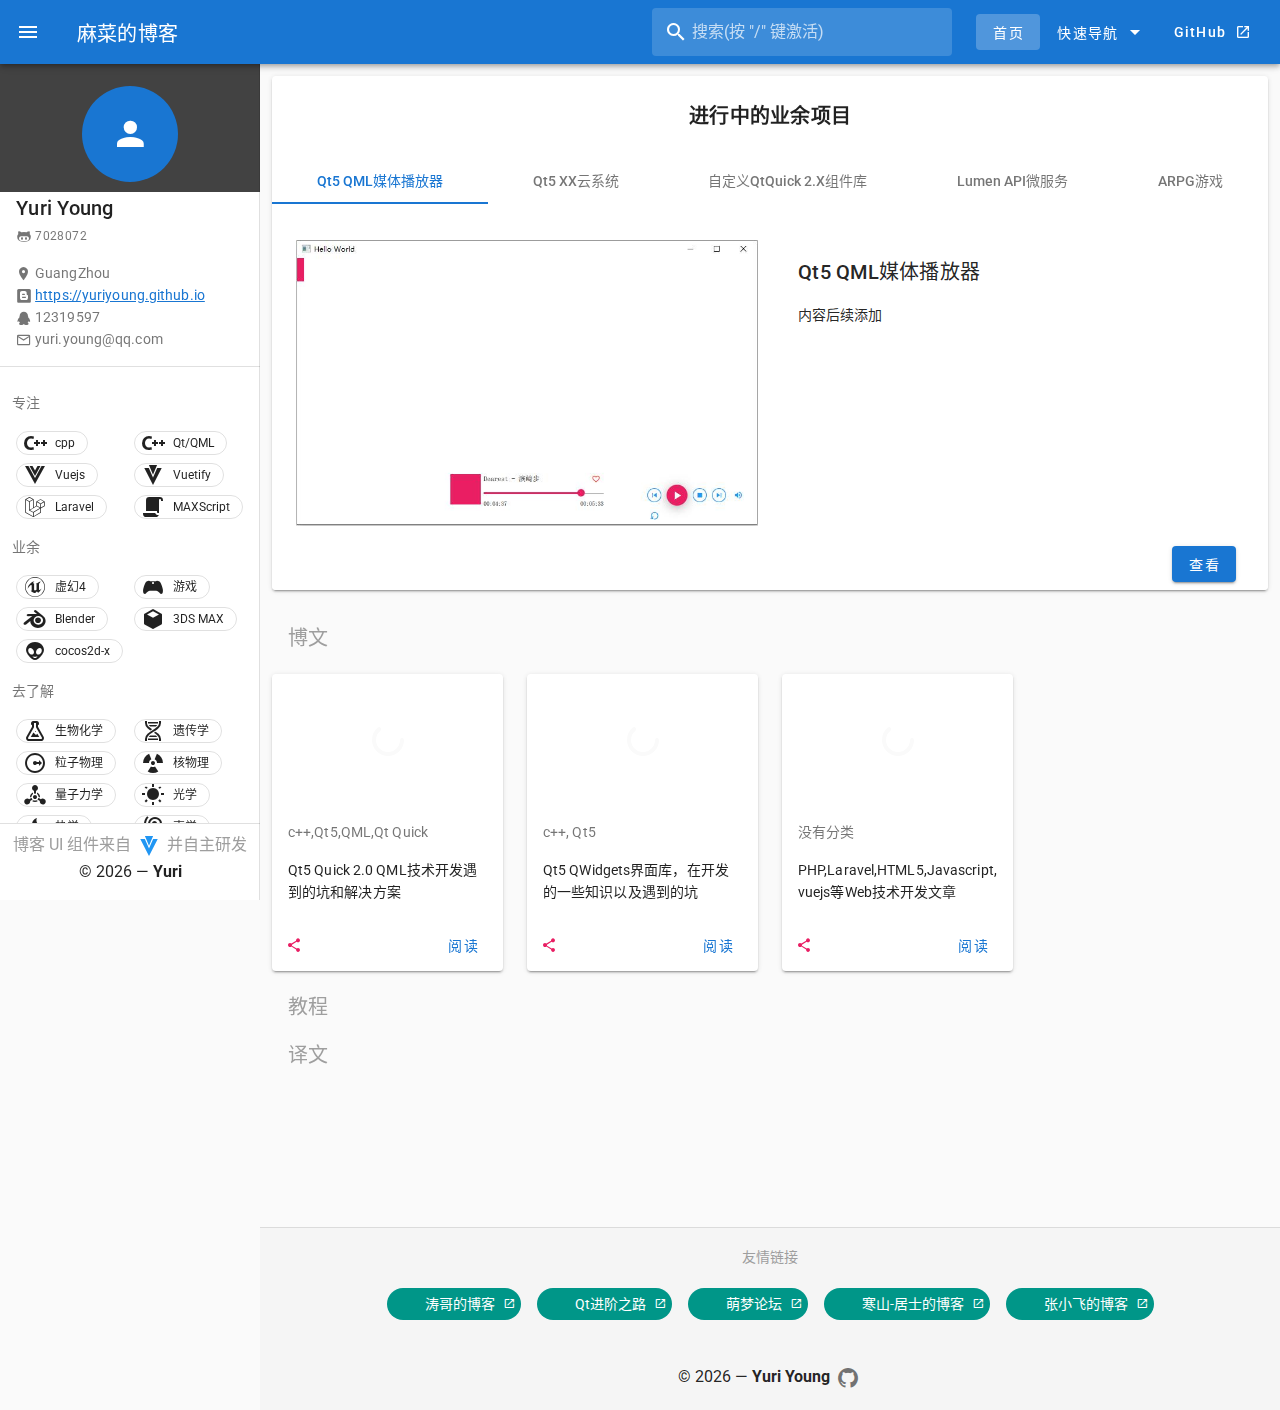
<file: index.html>
<!DOCTYPE html>
<html lang="zh-cn">
  <head>
    <meta charset="utf-8">
    <meta name="viewport" content="width=device-width,initial-scale=1">
    <title>首页 | 麻菜的博客 - 学无止尽，专研先进技术</title>
    <meta name="description" content="c++,Qt5,QML,Qt Quick,Web,3DSMax,Unreal Engine 4等技术的开发,以及生物化学,粒子物理,核物理,量子力学,光学,热学,声学等科学理论知识学习研究">
    <meta name="viewport" content="width=device-width, initial-scale=1, maximum-scale=1, user-scalable=no, minimal-ui">
  <link rel="shortcut icon" href="/favicon.ico">
  <link rel="stylesheet" href="https://fonts.googleapis.com/css?family=Roboto:100,300,400,500,700,900|Material+Icons">
    
    <link rel="preload" href="/assets/css/0.styles.120c5b57.css" as="style"><link rel="preload" href="/assets/js/app.a04bd30c.js" as="script"><link rel="preload" href="/assets/js/24.00753ba1.js" as="script"><link rel="preload" href="/assets/js/2.b099d1a5.js" as="script"><link rel="preload" href="/assets/js/7.3e58db81.js" as="script"><link rel="preload" href="/assets/js/6.2b31397e.js" as="script"><link rel="preload" href="/assets/js/8.0b1783e5.js" as="script"><link rel="preload" href="/assets/js/19.6aaa454d.js" as="script"><link rel="preload" href="/assets/js/10.294b3a3a.js" as="script"><link rel="preload" href="/assets/js/14.6b344f16.js" as="script"><link rel="preload" href="/assets/js/12.6da0e6a2.js" as="script"><link rel="preload" href="/assets/js/11.6049ec15.js" as="script"><link rel="preload" href="/assets/js/4.b8ad457b.js" as="script"><link rel="preload" href="/assets/js/3.a1845274.js" as="script"><link rel="prefetch" href="/assets/js/1.d1d98b20.js"><link rel="prefetch" href="/assets/js/13.c599d64e.js"><link rel="prefetch" href="/assets/js/16.b61a00eb.js"><link rel="prefetch" href="/assets/js/17.f9dc729d.js"><link rel="prefetch" href="/assets/js/18.277ce043.js"><link rel="prefetch" href="/assets/js/20.72754453.js"><link rel="prefetch" href="/assets/js/21.d2bb4227.js"><link rel="prefetch" href="/assets/js/22.b8b50a33.js"><link rel="prefetch" href="/assets/js/23.0b690dd8.js"><link rel="prefetch" href="/assets/js/25.4e0e6363.js"><link rel="prefetch" href="/assets/js/26.87d1b8fe.js"><link rel="prefetch" href="/assets/js/27.9ee61173.js"><link rel="prefetch" href="/assets/js/28.3f961f10.js"><link rel="prefetch" href="/assets/js/29.f6cca8f3.js"><link rel="prefetch" href="/assets/js/30.4d208019.js"><link rel="prefetch" href="/assets/js/31.be65646e.js"><link rel="prefetch" href="/assets/js/32.70f686d2.js"><link rel="prefetch" href="/assets/js/33.4c50a637.js"><link rel="prefetch" href="/assets/js/34.3c4acd62.js"><link rel="prefetch" href="/assets/js/35.b91b12c1.js"><link rel="prefetch" href="/assets/js/36.a3d916ad.js"><link rel="prefetch" href="/assets/js/37.40712f5d.js"><link rel="prefetch" href="/assets/js/38.214bbaa6.js"><link rel="prefetch" href="/assets/js/5.8065acb2.js"><link rel="prefetch" href="/assets/js/9.8c76095d.js">
    <link rel="stylesheet" href="/assets/css/0.styles.120c5b57.css">
  </head>
  <body>
    <div id="app" data-server-rendered="true"><div data-app="true" id="app" class="v-application v-application--is-ltr theme--light" data-v-226a0c77><div class="v-application--wrap"><header class="v-sheet v-sheet--tile theme--dark v-toolbar v-app-bar v-app-bar--clipped v-app-bar--fixed primary" style="height:64px;margin-top:0px;transform:translateY(0px);left:0px;right:0px;" data-v-57ca87a5 data-v-226a0c77><div class="v-toolbar__content" style="height:64px;"><button type="button" class="v-app-bar__nav-icon v-btn v-btn--flat v-btn--icon v-btn--round theme--dark v-size--default" data-v-57ca87a5><span class="v-btn__content"><i aria-hidden="true" class="v-icon notranslate mdi mdi-menu theme--dark" data-v-57ca87a5></i></span></button> <a href="/" class="router-link-exact-active router-link-active" data-v-0bc96f30 data-v-57ca87a5><button type="button" class="white--text title hidden-sm-and-down v-btn v-btn--flat v-btn--text theme--dark v-size--x-large" data-v-0bc96f30><span class="v-btn__content">麻菜的博客</span></button></a> <div class="spacer" data-v-57ca87a5></div> <div class="v-responsive mr-0 mr-md-6 hidden-xs-only" style="max-width:300px;" data-v-0147d7ba data-v-57ca87a5><div class="v-responsive__content"><div class="v-menu" data-v-0147d7ba><div class="v-input hidden-sm-and-down v-input--hide-details theme--dark v-text-field v-text-field--single-line v-text-field--solo v-text-field--solo-inverted v-text-field--solo-flat v-text-field--enclosed" data-v-0147d7ba><div class="v-input__control"><div class="v-input__slot"><div class="v-input__prepend-inner"><div class="v-input__icon v-input__icon--prepend-inner"><i aria-hidden="true" class="v-icon notranslate mdi mdi-magnify theme--dark"></i></div></div><div class="v-text-field__slot"><label for="search" class="v-label theme--dark" style="left:0px;right:auto;position:absolute;">搜索(按 &quot;/&quot; 键激活)</label><input autocomplete="off" id="search" type="text" value=""></div></div></div></div><div data-v-0147d7ba="" role="menu" class="v-menu__content theme--light " style="max-height:auto;min-width:0px;max-width:auto;top:12px;left:0px;transform-origin:top left;z-index:0;display:none;"></div></div></div></div> <a href="/" class="v-btn--active v-btn v-btn--flat v-btn--router v-btn--text theme--dark v-size--default" data-v-57ca87a5><span class="v-btn__content">首页</span></a> <div class="v-menu" data-v-59452aff data-v-57ca87a5><button type="button" class="v-btn v-btn--flat v-btn--text theme--dark v-size--default" data-v-59452aff><span class="v-btn__content">
            快速导航
            <i aria-hidden="true" class="v-icon notranslate v-icon--right mdi mdi-menu-down theme--dark" data-v-59452aff></i></span></button><div data-v-59452aff="" role="menu" class="v-menu__content theme--light " style="max-height:calc(100% - 16px);min-width:0px;max-width:auto;top:12px;left:12px;transform-origin:top left;z-index:0;display:none;"></div></div> <a href="https://github.com/yuriyoung" target="_blank" class="text-capitalize v-btn v-btn--flat v-btn--text theme--dark v-size--default" data-v-57ca87a5><span class="v-btn__content">
        GitHub<i aria-hidden="true" class="v-icon notranslate v-icon--right mdi mdi-open-in-new theme--dark" style="font-size:16px;" data-v-57ca87a5></i></span></a></div></header> <div data-v-7f6ac418 data-v-226a0c77><nav class="v-navigation-drawer v-navigation-drawer--close v-navigation-drawer--fixed v-navigation-drawer--is-mobile theme--light" style="height:100vh;top:0px;transform:translateX(-100%);width:260px;" data-v-75e69a68 data-v-7f6ac418><div class="v-navigation-drawer__prepend"> <hr role="separator" aria-orientation="horizontal" class="v-divider theme--light" data-v-75e69a68></div><div class="v-navigation-drawer__content">   <div class="container pb-4" data-v-7c39e4a0 data-v-7c39e4a0 data-v-7f6ac418><div class="v-subheader pa-0 theme--light" data-v-7c39e4a0>专注</div> <div class="row no-gutters" data-v-7c39e4a0 data-v-7c39e4a0><div class="col" data-v-7c39e4a0 data-v-7c39e4a0><span class="v-tooltip v-tooltip--top" data-v-7c39e4a0><div data-v-7c39e4a0="" class="v-tooltip__content" style="left:0px;max-width:300px;opacity:0;top:12px;z-index:0;display:none;"></div><span draggable="false" class="ma-1 v-chip v-chip--no-color v-chip--outlined theme--light v-size--small" data-v-7c39e4a0><span class="v-chip__content"><i aria-hidden="true" class="v-icon notranslate v-icon--left mdi mdi-language-cpp theme--light" data-v-7c39e4a0></i>cpp
                    </span></span></span></div><div class="col" data-v-7c39e4a0 data-v-7c39e4a0><span class="v-tooltip v-tooltip--top" data-v-7c39e4a0><div data-v-7c39e4a0="" class="v-tooltip__content" style="left:0px;max-width:300px;opacity:0;top:12px;z-index:0;display:none;"></div><span draggable="false" class="ma-1 v-chip v-chip--no-color v-chip--outlined theme--light v-size--small" data-v-7c39e4a0><span class="v-chip__content"><i aria-hidden="true" class="v-icon notranslate v-icon--left mdi mdi-language-cpp theme--light" data-v-7c39e4a0></i>Qt/QML
                    </span></span></span></div><div class="col" data-v-7c39e4a0 data-v-7c39e4a0><span class="v-tooltip v-tooltip--top" data-v-7c39e4a0><div data-v-7c39e4a0="" class="v-tooltip__content" style="left:0px;max-width:300px;opacity:0;top:12px;z-index:0;display:none;"></div><span draggable="false" class="ma-1 v-chip v-chip--no-color v-chip--outlined theme--light v-size--small" data-v-7c39e4a0><span class="v-chip__content"><i aria-hidden="true" class="v-icon notranslate v-icon--left mdi mdi-vuejs theme--light" data-v-7c39e4a0></i>Vuejs
                    </span></span></span></div><div class="col" data-v-7c39e4a0 data-v-7c39e4a0><span class="v-tooltip v-tooltip--top" data-v-7c39e4a0><div data-v-7c39e4a0="" class="v-tooltip__content" style="left:0px;max-width:300px;opacity:0;top:12px;z-index:0;display:none;"></div><span draggable="false" class="ma-1 v-chip v-chip--no-color v-chip--outlined theme--light v-size--small" data-v-7c39e4a0><span class="v-chip__content"><i aria-hidden="true" class="v-icon notranslate v-icon--left mdi mdi-vuetify theme--light" data-v-7c39e4a0></i>Vuetify
                    </span></span></span></div><div class="col" data-v-7c39e4a0 data-v-7c39e4a0><span class="v-tooltip v-tooltip--top" data-v-7c39e4a0><div data-v-7c39e4a0="" class="v-tooltip__content" style="left:0px;max-width:300px;opacity:0;top:12px;z-index:0;display:none;"></div><span draggable="false" class="ma-1 v-chip v-chip--no-color v-chip--outlined theme--light v-size--small" data-v-7c39e4a0><span class="v-chip__content"><i aria-hidden="true" class="v-icon notranslate v-icon--left mdi mdi-laravel theme--light" data-v-7c39e4a0></i>Laravel
                    </span></span></span></div><div class="col" data-v-7c39e4a0 data-v-7c39e4a0><span class="v-tooltip v-tooltip--top" data-v-7c39e4a0><div data-v-7c39e4a0="" class="v-tooltip__content" style="left:0px;max-width:300px;opacity:0;top:12px;z-index:0;display:none;"></div><span draggable="false" class="ma-1 v-chip v-chip--no-color v-chip--outlined theme--light v-size--small" data-v-7c39e4a0><span class="v-chip__content"><i aria-hidden="true" class="v-icon notranslate v-icon--left mdi mdi-script theme--light" data-v-7c39e4a0></i>MAXScript
                    </span></span></span></div></div> <div class="v-subheader pa-0 theme--light" data-v-7c39e4a0>业余</div> <div class="row no-gutters" data-v-7c39e4a0 data-v-7c39e4a0><div class="col" data-v-7c39e4a0 data-v-7c39e4a0><span class="v-tooltip v-tooltip--top" data-v-7c39e4a0><div data-v-7c39e4a0="" class="v-tooltip__content" style="left:0px;max-width:256px;opacity:0;top:12px;z-index:0;display:none;"></div><span draggable="false" class="ma-1 v-chip v-chip--no-color v-chip--outlined theme--light v-size--small" data-v-7c39e4a0><span class="v-chip__content"><i aria-hidden="true" class="v-icon notranslate v-icon--left mdi mdi-unreal theme--light" data-v-7c39e4a0></i>虚幻4
                    </span></span></span></div><div class="col" data-v-7c39e4a0 data-v-7c39e4a0><span class="v-tooltip v-tooltip--top" data-v-7c39e4a0><div data-v-7c39e4a0="" class="v-tooltip__content" style="left:0px;max-width:256px;opacity:0;top:12px;z-index:0;display:none;"></div><span draggable="false" class="ma-1 v-chip v-chip--no-color v-chip--outlined theme--light v-size--small" data-v-7c39e4a0><span class="v-chip__content"><i aria-hidden="true" class="v-icon notranslate v-icon--left mdi mdi-xbox-controller theme--light" data-v-7c39e4a0></i>游戏
                    </span></span></span></div><div class="col" data-v-7c39e4a0 data-v-7c39e4a0><span class="v-tooltip v-tooltip--top" data-v-7c39e4a0><div data-v-7c39e4a0="" class="v-tooltip__content" style="left:0px;max-width:256px;opacity:0;top:12px;z-index:0;display:none;"></div><span draggable="false" class="ma-1 v-chip v-chip--no-color v-chip--outlined theme--light v-size--small" data-v-7c39e4a0><span class="v-chip__content"><i aria-hidden="true" class="v-icon notranslate v-icon--left mdi mdi-blender-software theme--light" data-v-7c39e4a0></i>Blender
                    </span></span></span></div><div class="col" data-v-7c39e4a0 data-v-7c39e4a0><span class="v-tooltip v-tooltip--top" data-v-7c39e4a0><div data-v-7c39e4a0="" class="v-tooltip__content" style="left:0px;max-width:256px;opacity:0;top:12px;z-index:0;display:none;"></div><span draggable="false" class="ma-1 v-chip v-chip--no-color v-chip--outlined theme--light v-size--small" data-v-7c39e4a0><span class="v-chip__content"><i aria-hidden="true" class="v-icon notranslate v-icon--left mdi mdi-cube theme--light" data-v-7c39e4a0></i>3DS MAX
                    </span></span></span></div><div class="col" data-v-7c39e4a0 data-v-7c39e4a0><span class="v-tooltip v-tooltip--top" data-v-7c39e4a0><div data-v-7c39e4a0="" class="v-tooltip__content" style="left:0px;max-width:256px;opacity:0;top:12px;z-index:0;display:none;"></div><span draggable="false" class="ma-1 v-chip v-chip--no-color v-chip--outlined theme--light v-size--small" data-v-7c39e4a0><span class="v-chip__content"><i aria-hidden="true" class="v-icon notranslate v-icon--left mdi mdi-alien theme--light" data-v-7c39e4a0></i>cocos2d-x
                    </span></span></span></div></div> <div class="v-subheader pa-0 theme--light" data-v-7c39e4a0>去了解</div> <div class="row no-gutters" data-v-7c39e4a0 data-v-7c39e4a0><div class="col" data-v-7c39e4a0 data-v-7c39e4a0><span class="v-tooltip v-tooltip--top" data-v-7c39e4a0><div data-v-7c39e4a0="" class="v-tooltip__content" style="left:0px;max-width:256px;opacity:0;top:12px;z-index:0;display:none;"></div><span draggable="false" class="ma-1 v-chip v-chip--no-color v-chip--outlined theme--light v-size--small" data-v-7c39e4a0><span class="v-chip__content"><i aria-hidden="true" class="v-icon notranslate v-icon--left mdi mdi-flask-outline theme--light" data-v-7c39e4a0></i>生物化学
                    </span></span></span></div><div class="col" data-v-7c39e4a0 data-v-7c39e4a0><span class="v-tooltip v-tooltip--top" data-v-7c39e4a0><div data-v-7c39e4a0="" class="v-tooltip__content" style="left:0px;max-width:256px;opacity:0;top:12px;z-index:0;display:none;"></div><span draggable="false" class="ma-1 v-chip v-chip--no-color v-chip--outlined theme--light v-size--small" data-v-7c39e4a0><span class="v-chip__content"><i aria-hidden="true" class="v-icon notranslate v-icon--left mdi mdi-dna theme--light" data-v-7c39e4a0></i>遗传学
                    </span></span></span></div><div class="col" data-v-7c39e4a0 data-v-7c39e4a0><span class="v-tooltip v-tooltip--top" data-v-7c39e4a0><div data-v-7c39e4a0="" class="v-tooltip__content" style="left:0px;max-width:256px;opacity:0;top:12px;z-index:0;display:none;"></div><span draggable="false" class="ma-1 v-chip v-chip--no-color v-chip--outlined theme--light v-size--small" data-v-7c39e4a0><span class="v-chip__content"><i aria-hidden="true" class="v-icon notranslate v-icon--left mdi mdi-radius-outline theme--light" data-v-7c39e4a0></i>粒子物理
                    </span></span></span></div><div class="col" data-v-7c39e4a0 data-v-7c39e4a0><span class="v-tooltip v-tooltip--top" data-v-7c39e4a0><div data-v-7c39e4a0="" class="v-tooltip__content" style="left:0px;max-width:256px;opacity:0;top:12px;z-index:0;display:none;"></div><span draggable="false" class="ma-1 v-chip v-chip--no-color v-chip--outlined theme--light v-size--small" data-v-7c39e4a0><span class="v-chip__content"><i aria-hidden="true" class="v-icon notranslate v-icon--left mdi mdi-radioactive theme--light" data-v-7c39e4a0></i>核物理
                    </span></span></span></div><div class="col" data-v-7c39e4a0 data-v-7c39e4a0><span class="v-tooltip v-tooltip--top" data-v-7c39e4a0><div data-v-7c39e4a0="" class="v-tooltip__content" style="left:0px;max-width:256px;opacity:0;top:12px;z-index:0;display:none;"></div><span draggable="false" class="ma-1 v-chip v-chip--no-color v-chip--outlined theme--light v-size--small" data-v-7c39e4a0><span class="v-chip__content"><i aria-hidden="true" class="v-icon notranslate v-icon--left mdi mdi-chemical-weapon theme--light" data-v-7c39e4a0></i>量子力学
                    </span></span></span></div><div class="col" data-v-7c39e4a0 data-v-7c39e4a0><span class="v-tooltip v-tooltip--top" data-v-7c39e4a0><div data-v-7c39e4a0="" class="v-tooltip__content" style="left:0px;max-width:256px;opacity:0;top:12px;z-index:0;display:none;"></div><span draggable="false" class="ma-1 v-chip v-chip--no-color v-chip--outlined theme--light v-size--small" data-v-7c39e4a0><span class="v-chip__content"><i aria-hidden="true" class="v-icon notranslate v-icon--left mdi mdi-white-balance-sunny theme--light" data-v-7c39e4a0></i>光学
                    </span></span></span></div><div class="col" data-v-7c39e4a0 data-v-7c39e4a0><span class="v-tooltip v-tooltip--top" data-v-7c39e4a0><div data-v-7c39e4a0="" class="v-tooltip__content" style="left:0px;max-width:256px;opacity:0;top:12px;z-index:0;display:none;"></div><span draggable="false" class="ma-1 v-chip v-chip--no-color v-chip--outlined theme--light v-size--small" data-v-7c39e4a0><span class="v-chip__content"><i aria-hidden="true" class="v-icon notranslate v-icon--left mdi mdi-fire theme--light" data-v-7c39e4a0></i>热学
                    </span></span></span></div><div class="col" data-v-7c39e4a0 data-v-7c39e4a0><span class="v-tooltip v-tooltip--top" data-v-7c39e4a0><div data-v-7c39e4a0="" class="v-tooltip__content" style="left:0px;max-width:256px;opacity:0;top:12px;z-index:0;display:none;"></div><span draggable="false" class="ma-1 v-chip v-chip--no-color v-chip--outlined theme--light v-size--small" data-v-7c39e4a0><span class="v-chip__content"><i aria-hidden="true" class="v-icon notranslate v-icon--left mdi mdi-ear-hearing theme--light" data-v-7c39e4a0></i>声学
                    </span></span></span></div><div class="col" data-v-7c39e4a0 data-v-7c39e4a0><span class="v-tooltip v-tooltip--top" data-v-7c39e4a0><div data-v-7c39e4a0="" class="v-tooltip__content" style="left:0px;max-width:256px;opacity:0;top:12px;z-index:0;display:none;"></div><span draggable="false" class="ma-1 v-chip v-chip--no-color v-chip--outlined theme--light v-size--small" data-v-7c39e4a0><span class="v-chip__content"><i aria-hidden="true" class="v-icon notranslate v-icon--left mdi mdi-radiobox-marked theme--light" data-v-7c39e4a0></i>原子分子物理学
                    </span></span></span></div></div></div> <hr role="separator" aria-orientation="horizontal" class="v-divider theme--light" data-v-75e69a68></div><div class="v-navigation-drawer__append"><hr role="separator" aria-orientation="horizontal" class="v-divider theme--light" data-v-75e69a68> <div class="text-center pt-2" data-v-7f6ac418><div class="grey--text" data-v-7f6ac418><span data-v-7f6ac418>博客 UI 组件来自 </span> <a href="https://vuetifyjs.com/" target="_blank" class="v-btn v-btn--flat v-btn--icon v-btn--round theme--light v-size--small" data-v-7f6ac418><span class="v-btn__content"><i aria-hidden="true" class="v-icon notranslate mdi mdi-vuetify theme--light blue--text" data-v-7f6ac418></i></span></a>
                    并自主研发
                </div> <p data-v-7f6ac418>© 2019 — <strong data-v-7f6ac418>Yuri</strong></p></div></div><div class="v-navigation-drawer__border"></div></nav> <main class="v-content" style="padding-top:64px;padding-right:0px;padding-bottom:0px;padding-left:0px;" data-v-7f6ac418><div class="v-content__wrap"><div class="v-responsive mx-auto overflow-visible" data-v-7f6ac418><div class="v-responsive__content"><div class="container container--fluid" data-v-7f6ac418><div class="v-responsive overflow-visible" style="min-height:90vh;" data-v-7f6ac418><div class="v-responsive__content"><div class="v-card v-sheet theme--light" data-v-e9d5e77c data-v-7f6ac418><div class="v-card__title text-center justify-center py-6" data-v-e9d5e77c><h1 class="font-weight-bold title basil--text" data-v-e9d5e77c>进行中的业余项目</h1></div> <div class="v-tabs v-tabs--grow theme--light" data-v-e9d5e77c><div role="tablist" class="v-item-group theme--light v-slide-group v-tabs-bar v-tabs-bar--is-mobile primary--text transparent"><div class="v-slide-group__prev v-slide-group__prev--disabled"><!----></div><div class="v-slide-group__wrapper"><div class="v-slide-group__content v-tabs-bar__content"><div class="v-tabs-slider-wrapper" style="transition:none;"><div class="v-tabs-slider"></div></div><div tabindex="0" aria-selected="true" role="tab" class="text-capitalize v-tab v-tab--active" data-v-e9d5e77c>
            Qt5 QML媒体播放器
        </div><div tabindex="0" aria-selected="false" role="tab" class="text-capitalize v-tab" data-v-e9d5e77c>
            Qt5 XX云系统
        </div><div tabindex="0" aria-selected="false" role="tab" class="text-capitalize v-tab" data-v-e9d5e77c>
            自定义QtQuick 2.x组件库
        </div><div tabindex="0" aria-selected="false" role="tab" class="text-capitalize v-tab" data-v-e9d5e77c>
            Lumen API微服务
        </div><div tabindex="0" aria-selected="false" role="tab" class="text-capitalize v-tab" data-v-e9d5e77c>
            ARPG游戏
        </div></div></div></div></div> <div class="v-window v-item-group theme--light v-tabs-items" data-v-e9d5e77c><div class="v-window__container"><div class="v-window-item" style="display:none;" data-v-e9d5e77c></div><div class="v-window-item" style="display:none;" data-v-e9d5e77c></div><div class="v-window-item" style="display:none;" data-v-e9d5e77c></div><div class="v-window-item" style="display:none;" data-v-e9d5e77c></div><div class="v-window-item" style="display:none;" data-v-e9d5e77c></div></div></div></div> <div class="v-subheader title text-center grey--text theme--light" data-v-7f6ac418>博文</div> <div class="row" data-v-d3963c68 data-v-d3963c68 data-v-7f6ac418><div class="col-sm-6 col-md-4 col-lg-3 col-12" data-v-d3963c68 data-v-d3963c68><div class="v-card v-sheet theme--light" data-v-d3963c68><div class="v-responsive v-image white--text align-end" data-v-d3963c68 data-v-d3963c68><div class="v-responsive__sizer" style="padding-bottom:56.81818181818182%;"></div><div class="v-image__image v-image__image--preload v-image__image--cover" style="background-image:url(&quot;https://picsum.photos/id/12/100/60&quot;);background-position:center center;"></div><div class="v-image__placeholder"><div class="row fill-height ma-0 align-center justify-center" data-v-d3963c68><div role="progressbar" aria-valuemin="0" aria-valuemax="100" class="v-progress-circular v-progress-circular--indeterminate grey--text text--lighten-5" style="height:32px;width:32px;" data-v-d3963c68><svg xmlns="http://www.w3.org/2000/svg" viewBox="22.857142857142858 22.857142857142858 45.714285714285715 45.714285714285715" style="transform:rotate(0deg);"><circle fill="transparent" cx="45.714285714285715" cy="45.714285714285715" r="20" stroke-width="5.714285714285714" stroke-dasharray="125.664" stroke-dashoffset="125.66370614359172px" class="v-progress-circular__overlay"></circle></svg><div class="v-progress-circular__info"></div></div></div></div><div class="v-responsive__content"> <div class="v-card__title" data-v-d3963c68>QML</div> <!----></div></div> <div class="v-card__subtitle pb-0" data-v-d3963c68>c++,Qt5,QML,Qt Quick</div> <div class="v-card__subtitle pb-0" data-v-d3963c68></div> <div class="v-card__text text--primary" data-v-d3963c68><div data-v-d3963c68>Qt5 Quick 2.0 QML技术开发遇到的坑和解决方案</div></div> <div class="v-card__actions justify-space-between" data-v-d3963c68><button type="button" class="v-btn v-btn--flat v-btn--icon v-btn--round v-btn--text theme--light v-size--small pink--text" data-v-d3963c68><span class="v-btn__content"><i aria-hidden="true" class="v-icon notranslate mdi mdi-share-variant theme--light" style="font-size:16px;" data-v-d3963c68></i></span></button> <a href="/articles/qml/" class="v-btn v-btn--flat v-btn--router v-btn--text theme--light v-size--default primary--text" data-v-d3963c68><span class="v-btn__content">阅读</span></a></div></div></div><div class="col-sm-6 col-md-4 col-lg-3 col-12" data-v-d3963c68 data-v-d3963c68><div class="v-card v-sheet theme--light" data-v-d3963c68><div class="v-responsive v-image white--text align-end" data-v-d3963c68 data-v-d3963c68><div class="v-responsive__sizer" style="padding-bottom:56.81818181818182%;"></div><div class="v-image__image v-image__image--preload v-image__image--cover" style="background-image:url(&quot;https://picsum.photos/id/12/100/60&quot;);background-position:center center;"></div><div class="v-image__placeholder"><div class="row fill-height ma-0 align-center justify-center" data-v-d3963c68><div role="progressbar" aria-valuemin="0" aria-valuemax="100" class="v-progress-circular v-progress-circular--indeterminate grey--text text--lighten-5" style="height:32px;width:32px;" data-v-d3963c68><svg xmlns="http://www.w3.org/2000/svg" viewBox="22.857142857142858 22.857142857142858 45.714285714285715 45.714285714285715" style="transform:rotate(0deg);"><circle fill="transparent" cx="45.714285714285715" cy="45.714285714285715" r="20" stroke-width="5.714285714285714" stroke-dasharray="125.664" stroke-dashoffset="125.66370614359172px" class="v-progress-circular__overlay"></circle></svg><div class="v-progress-circular__info"></div></div></div></div><div class="v-responsive__content"> <div class="v-card__title" data-v-d3963c68>Qt5 GUI开发</div> <!----></div></div> <div class="v-card__subtitle pb-0" data-v-d3963c68>c++, Qt5</div> <div class="v-card__subtitle pb-0" data-v-d3963c68></div> <div class="v-card__text text--primary" data-v-d3963c68><div data-v-d3963c68>Qt5 QWidgets界面库，在开发的一些知识以及遇到的坑</div></div> <div class="v-card__actions justify-space-between" data-v-d3963c68><button type="button" class="v-btn v-btn--flat v-btn--icon v-btn--round v-btn--text theme--light v-size--small pink--text" data-v-d3963c68><span class="v-btn__content"><i aria-hidden="true" class="v-icon notranslate mdi mdi-share-variant theme--light" style="font-size:16px;" data-v-d3963c68></i></span></button> <a href="/articles/qt5/" class="v-btn v-btn--flat v-btn--router v-btn--text theme--light v-size--default primary--text" data-v-d3963c68><span class="v-btn__content">阅读</span></a></div></div></div><div class="col-sm-6 col-md-4 col-lg-3 col-12" data-v-d3963c68 data-v-d3963c68><div class="v-card v-sheet theme--light" data-v-d3963c68><div class="v-responsive v-image white--text align-end" data-v-d3963c68 data-v-d3963c68><div class="v-responsive__sizer" style="padding-bottom:56.81818181818182%;"></div><div class="v-image__image v-image__image--preload v-image__image--cover" style="background-image:url(&quot;https://picsum.photos/id/12/100/60&quot;);background-position:center center;"></div><div class="v-image__placeholder"><div class="row fill-height ma-0 align-center justify-center" data-v-d3963c68><div role="progressbar" aria-valuemin="0" aria-valuemax="100" class="v-progress-circular v-progress-circular--indeterminate grey--text text--lighten-5" style="height:32px;width:32px;" data-v-d3963c68><svg xmlns="http://www.w3.org/2000/svg" viewBox="22.857142857142858 22.857142857142858 45.714285714285715 45.714285714285715" style="transform:rotate(0deg);"><circle fill="transparent" cx="45.714285714285715" cy="45.714285714285715" r="20" stroke-width="5.714285714285714" stroke-dasharray="125.664" stroke-dashoffset="125.66370614359172px" class="v-progress-circular__overlay"></circle></svg><div class="v-progress-circular__info"></div></div></div></div><div class="v-responsive__content"> <div class="v-card__title" data-v-d3963c68>Web开发</div> <!----></div></div> <div class="v-card__subtitle pb-0" data-v-d3963c68>没有分类</div> <div class="v-card__subtitle pb-0" data-v-d3963c68></div> <div class="v-card__text text--primary" data-v-d3963c68><div data-v-d3963c68>PHP,Laravel,HTML5,Javascript,vuejs等Web技术开发文章</div></div> <div class="v-card__actions justify-space-between" data-v-d3963c68><button type="button" class="v-btn v-btn--flat v-btn--icon v-btn--round v-btn--text theme--light v-size--small pink--text" data-v-d3963c68><span class="v-btn__content"><i aria-hidden="true" class="v-icon notranslate mdi mdi-share-variant theme--light" style="font-size:16px;" data-v-d3963c68></i></span></button> <a href="/articles/web/" class="v-btn v-btn--flat v-btn--router v-btn--text theme--light v-size--default primary--text" data-v-d3963c68><span class="v-btn__content">阅读</span></a></div></div></div></div> <div class="v-subheader title text-center grey--text theme--light" data-v-7f6ac418>教程</div> <div class="row" data-v-d3963c68 data-v-d3963c68 data-v-7f6ac418></div> <div class="v-subheader title text-center grey--text theme--light" data-v-7f6ac418>译文</div> <div class="row" data-v-d3963c68 data-v-d3963c68 data-v-7f6ac418></div> <br data-v-7f6ac418> <br data-v-7f6ac418> <br data-v-7f6ac418></div></div></div></div></div></div></main></div> <main class="v-content" style="padding-top:64px;padding-right:0px;padding-bottom:0px;padding-left:0px;" data-v-a20e1186 data-v-226a0c77><div class="v-content__wrap"><hr role="separator" aria-orientation="horizontal" class="v-divider theme--light" data-v-a20e1186> <footer class="v-footer v-sheet v-sheet--tile theme--light" data-v-a20e1186><div class="container" data-v-abe47414 data-v-abe47414 data-v-a20e1186><div class="text-center grey--text subtitle-2" data-v-abe47414>友情链接</div> <div class="col col-12" data-v-abe47414 data-v-abe47414><div class="row align-center justify-center" data-v-abe47414 data-v-abe47414><span class="v-tooltip v-tooltip--top" data-v-abe47414><div data-v-abe47414="" class="v-tooltip__content" style="left:0px;max-width:auto;opacity:0;top:12px;z-index:0;display:none;"></div><a href="https://jaredtao.github.io" target="_blank" draggable="false" dense="" class="ma-2 v-chip v-chip--clickable v-chip--link theme--dark v-size--default teal" data-v-abe47414><span class="v-chip__content"><div class="v-avatar v-avatar--left" style="height:48px;min-width:48px;width:48px;" data-v-abe47414><div class="v-responsive v-image" data-v-abe47414><div class="v-image__image v-image__image--preload v-image__image--cover" style="background-image:;background-position:center center;"></div><div class="v-responsive__content"></div></div></div>
                            涛哥的博客
                            <i aria-hidden="true" class="v-icon notranslate v-icon--right mdi mdi-open-in-new theme--dark" style="font-size:12px;" data-v-abe47414></i></span></a></span><span class="v-tooltip v-tooltip--top" data-v-abe47414><div data-v-abe47414="" class="v-tooltip__content" style="left:0px;max-width:auto;opacity:0;top:12px;z-index:0;display:none;"></div><a href="https://zhuanlan.zhihu.com/TaoQt" target="_blank" draggable="false" dense="" class="ma-2 v-chip v-chip--clickable v-chip--link theme--dark v-size--default teal" data-v-abe47414><span class="v-chip__content"><div class="v-avatar v-avatar--left" style="height:48px;min-width:48px;width:48px;" data-v-abe47414><div class="v-responsive v-image" data-v-abe47414><div class="v-image__image v-image__image--preload v-image__image--cover" style="background-image:;background-position:center center;"></div><div class="v-responsive__content"></div></div></div>
                            Qt进阶之路
                            <i aria-hidden="true" class="v-icon notranslate v-icon--right mdi mdi-open-in-new theme--dark" style="font-size:12px;" data-v-abe47414></i></span></a></span><span class="v-tooltip v-tooltip--top" data-v-abe47414><div data-v-abe47414="" class="v-tooltip__content" style="left:0px;max-width:auto;opacity:0;top:12px;z-index:0;display:none;"></div><a href="https://qtdream.com" target="_blank" draggable="false" dense="" class="ma-2 v-chip v-chip--clickable v-chip--link theme--dark v-size--default teal" data-v-abe47414><span class="v-chip__content"><div class="v-avatar v-avatar--left" style="height:48px;min-width:48px;width:48px;" data-v-abe47414><div class="v-responsive v-image" data-v-abe47414><div class="v-image__image v-image__image--preload v-image__image--cover" style="background-image:;background-position:center center;"></div><div class="v-responsive__content"></div></div></div>
                            萌梦论坛
                            <i aria-hidden="true" class="v-icon notranslate v-icon--right mdi mdi-open-in-new theme--dark" style="font-size:12px;" data-v-abe47414></i></span></a></span><span class="v-tooltip v-tooltip--top" data-v-abe47414><div data-v-abe47414="" class="v-tooltip__content" style="left:0px;max-width:auto;opacity:0;top:12px;z-index:0;display:none;"></div><a href="https://www.heilqt.com" target="_blank" draggable="false" dense="" class="ma-2 v-chip v-chip--clickable v-chip--link theme--dark v-size--default teal" data-v-abe47414><span class="v-chip__content"><div class="v-avatar v-avatar--left" style="height:48px;min-width:48px;width:48px;" data-v-abe47414><div class="v-responsive v-image" data-v-abe47414><div class="v-image__image v-image__image--preload v-image__image--cover" style="background-image:;background-position:center center;"></div><div class="v-responsive__content"></div></div></div>
                            寒山-居士的博客
                            <i aria-hidden="true" class="v-icon notranslate v-icon--right mdi mdi-open-in-new theme--dark" style="font-size:12px;" data-v-abe47414></i></span></a></span><span class="v-tooltip v-tooltip--top" data-v-abe47414><div data-v-abe47414="" class="v-tooltip__content" style="left:0px;max-width:auto;opacity:0;top:12px;z-index:0;display:none;"></div><a href="http://www.cryfeifei.cn" target="_blank" draggable="false" dense="" class="ma-2 v-chip v-chip--clickable v-chip--link theme--dark v-size--default teal" data-v-abe47414><span class="v-chip__content"><div class="v-avatar v-avatar--left" style="height:48px;min-width:48px;width:48px;" data-v-abe47414><div class="v-responsive v-image" data-v-abe47414><div class="v-image__image v-image__image--preload v-image__image--cover" style="background-image:;background-position:center center;"></div><div class="v-responsive__content"></div></div></div>
                            张小飞的博客
                            <i aria-hidden="true" class="v-icon notranslate v-icon--right mdi mdi-open-in-new theme--dark" style="font-size:12px;" data-v-abe47414></i></span></a></span></div></div></div> <div class="text-center col col-12" data-v-a20e1186><span data-v-a20e1186>© 2019 — <strong data-v-a20e1186>Yuri Young</strong></span> <a href="https://github.com/yuriyoung" target="_blank" class="v-btn v-btn--flat v-btn--icon v-btn--round theme--light v-size--small" data-v-a20e1186><span class="v-btn__content"><i aria-hidden="true" class="v-icon notranslate mdi mdi-github-circle theme--light" data-v-a20e1186></i></span></a></div></footer></div></main> <button type="button" title="Scroll to top" aria-label="Scroll to top" class="v-btn v-btn--bottom v-btn--contained v-btn--fab v-btn--fixed v-btn--right v-btn--round theme--dark v-size--default pink" style="display:none;" data-v-0daec80c data-v-0daec80c data-v-226a0c77><span class="v-btn__content"><i aria-hidden="true" class="v-icon notranslate mdi mdi-chevron-up theme--dark" data-v-0daec80c></i></span></button></div></div><div class="global-ui"></div></div>
    <script src="/assets/js/app.a04bd30c.js" defer></script><script src="/assets/js/24.00753ba1.js" defer></script><script src="/assets/js/2.b099d1a5.js" defer></script><script src="/assets/js/7.3e58db81.js" defer></script><script src="/assets/js/6.2b31397e.js" defer></script><script src="/assets/js/8.0b1783e5.js" defer></script><script src="/assets/js/19.6aaa454d.js" defer></script><script src="/assets/js/10.294b3a3a.js" defer></script><script src="/assets/js/14.6b344f16.js" defer></script><script src="/assets/js/12.6da0e6a2.js" defer></script><script src="/assets/js/11.6049ec15.js" defer></script><script src="/assets/js/4.b8ad457b.js" defer></script><script src="/assets/js/3.a1845274.js" defer></script>
    <script>
      var _hmt = _hmt || [];
      (function() {
        var hm = document.createElement("script");
        hm.src = "https://hm.baidu.com/hm.js?67cfceeef119a8accf51c7c87e0fa067";
        var s = document.getElementsByTagName("script")[0]; 
        s.parentNode.insertBefore(hm, s);
      })();

      (function() {
        var hm = document.createElement("script");
        hm.src = "https://hm.baidu.com/hm.js?3dd88b8a3279675ebd83ecae11016bc1";
        var s = document.getElementsByTagName("script")[0]; 
        s.parentNode.insertBefore(hm, s);
      })();
    </script>
  </body>
</html>
</file>
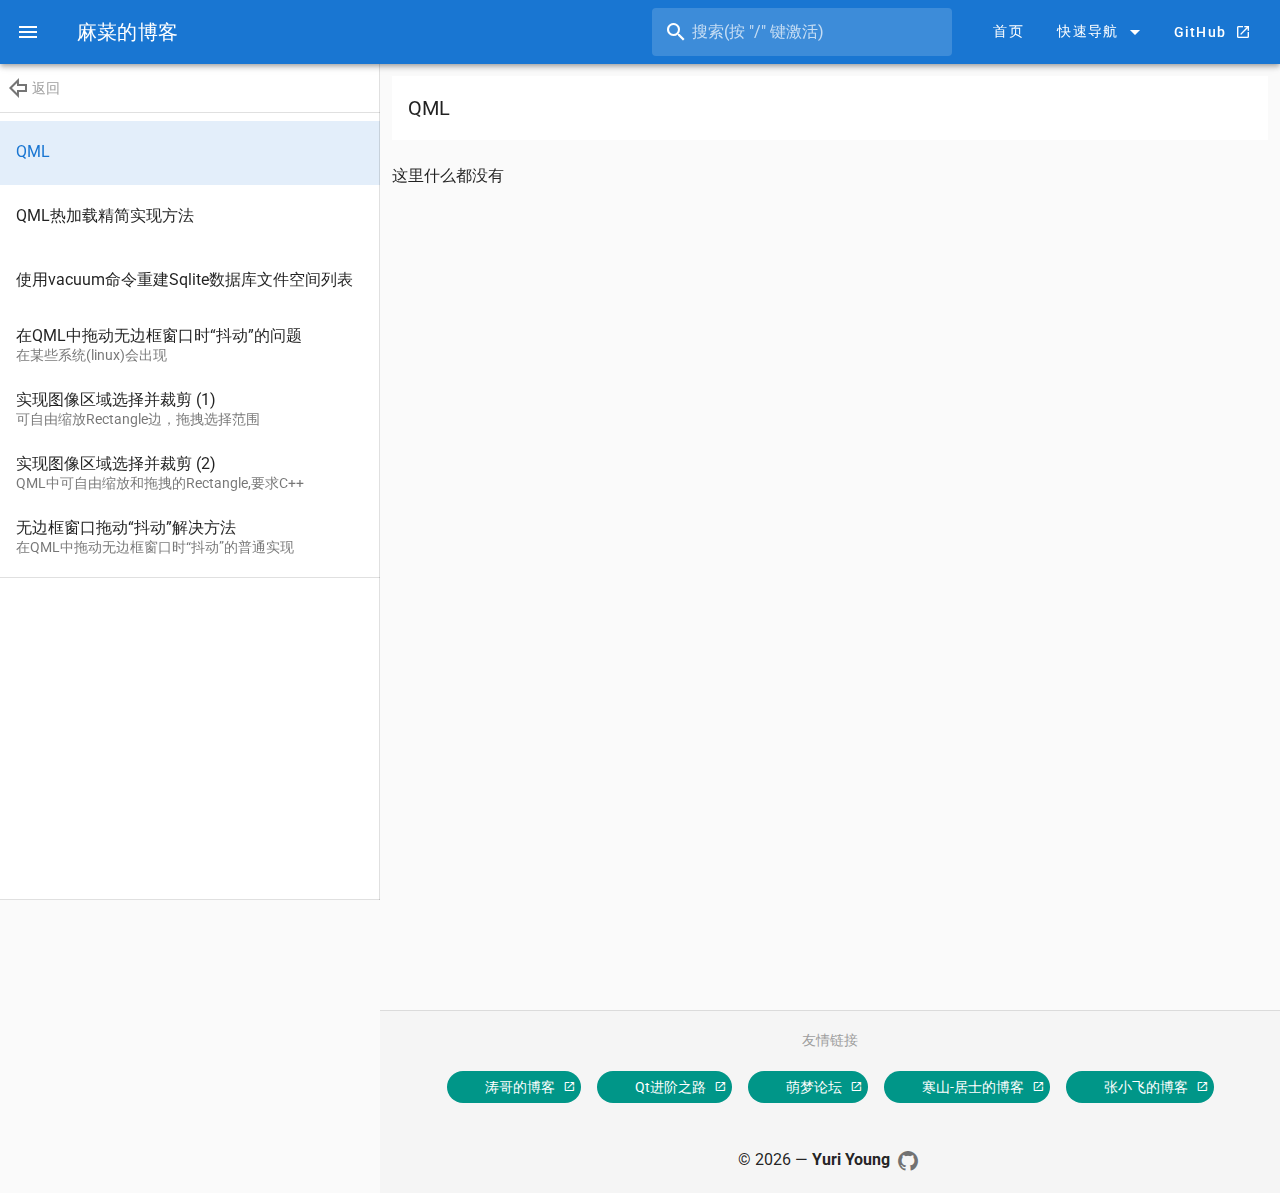
<file: articles/qml/index.html>
<!DOCTYPE html>
<html lang="en-US">
  <head>
    <meta charset="utf-8">
    <meta name="viewport" content="width=device-width,initial-scale=1">
    <title>QML | 麻菜的博客 - 学无止尽，专研先进技术</title>
    <meta name="description" content="Qt5 Quick 2.0 QML技术开发遇到的坑和解决方案">
    <meta name="viewport" content="width=device-width, initial-scale=1, maximum-scale=1, user-scalable=no, minimal-ui">
  <link rel="shortcut icon" href="/favicon.ico">
  <link rel="stylesheet" href="https://fonts.googleapis.com/css?family=Roboto:100,300,400,500,700,900|Material+Icons">
    
    <link rel="preload" href="/assets/css/0.styles.120c5b57.css" as="style"><link rel="preload" href="/assets/js/app.a04bd30c.js" as="script"><link rel="preload" href="/assets/js/24.00753ba1.js" as="script"><link rel="preload" href="/assets/js/2.b099d1a5.js" as="script"><link rel="preload" href="/assets/js/7.3e58db81.js" as="script"><link rel="preload" href="/assets/js/6.2b31397e.js" as="script"><link rel="preload" href="/assets/js/8.0b1783e5.js" as="script"><link rel="preload" href="/assets/js/17.f9dc729d.js" as="script"><link rel="preload" href="/assets/js/13.c599d64e.js" as="script"><link rel="preload" href="/assets/js/27.9ee61173.js" as="script"><link rel="preload" href="/assets/js/11.6049ec15.js" as="script"><link rel="preload" href="/assets/js/4.b8ad457b.js" as="script"><link rel="preload" href="/assets/js/3.a1845274.js" as="script"><link rel="prefetch" href="/assets/js/1.d1d98b20.js"><link rel="prefetch" href="/assets/js/10.294b3a3a.js"><link rel="prefetch" href="/assets/js/12.6da0e6a2.js"><link rel="prefetch" href="/assets/js/14.6b344f16.js"><link rel="prefetch" href="/assets/js/16.b61a00eb.js"><link rel="prefetch" href="/assets/js/18.277ce043.js"><link rel="prefetch" href="/assets/js/19.6aaa454d.js"><link rel="prefetch" href="/assets/js/20.72754453.js"><link rel="prefetch" href="/assets/js/21.d2bb4227.js"><link rel="prefetch" href="/assets/js/22.b8b50a33.js"><link rel="prefetch" href="/assets/js/23.0b690dd8.js"><link rel="prefetch" href="/assets/js/25.4e0e6363.js"><link rel="prefetch" href="/assets/js/26.87d1b8fe.js"><link rel="prefetch" href="/assets/js/28.3f961f10.js"><link rel="prefetch" href="/assets/js/29.f6cca8f3.js"><link rel="prefetch" href="/assets/js/30.4d208019.js"><link rel="prefetch" href="/assets/js/31.be65646e.js"><link rel="prefetch" href="/assets/js/32.70f686d2.js"><link rel="prefetch" href="/assets/js/33.4c50a637.js"><link rel="prefetch" href="/assets/js/34.3c4acd62.js"><link rel="prefetch" href="/assets/js/35.b91b12c1.js"><link rel="prefetch" href="/assets/js/36.a3d916ad.js"><link rel="prefetch" href="/assets/js/37.40712f5d.js"><link rel="prefetch" href="/assets/js/38.214bbaa6.js"><link rel="prefetch" href="/assets/js/5.8065acb2.js"><link rel="prefetch" href="/assets/js/9.8c76095d.js">
    <link rel="stylesheet" href="/assets/css/0.styles.120c5b57.css">
  </head>
  <body>
    <div id="app" data-server-rendered="true"><div data-app="true" id="app" class="v-application v-application--is-ltr theme--light" data-v-226a0c77><div class="v-application--wrap"><header class="v-sheet v-sheet--tile theme--dark v-toolbar v-app-bar v-app-bar--clipped v-app-bar--fixed primary" style="height:64px;margin-top:0px;transform:translateY(0px);left:0px;right:0px;" data-v-57ca87a5 data-v-226a0c77><div class="v-toolbar__content" style="height:64px;"><button type="button" class="v-app-bar__nav-icon v-btn v-btn--flat v-btn--icon v-btn--round theme--dark v-size--default" data-v-57ca87a5><span class="v-btn__content"><i aria-hidden="true" class="v-icon notranslate mdi mdi-menu theme--dark" data-v-57ca87a5></i></span></button> <a href="/" class="router-link-active" data-v-0bc96f30 data-v-57ca87a5><button type="button" class="white--text title hidden-sm-and-down v-btn v-btn--flat v-btn--text theme--dark v-size--x-large" data-v-0bc96f30><span class="v-btn__content">麻菜的博客</span></button></a> <div class="spacer" data-v-57ca87a5></div> <div class="v-responsive mr-0 mr-md-6 hidden-xs-only" style="max-width:300px;" data-v-0147d7ba data-v-57ca87a5><div class="v-responsive__content"><div class="v-menu" data-v-0147d7ba><div class="v-input hidden-sm-and-down v-input--hide-details theme--dark v-text-field v-text-field--single-line v-text-field--solo v-text-field--solo-inverted v-text-field--solo-flat v-text-field--enclosed" data-v-0147d7ba><div class="v-input__control"><div class="v-input__slot"><div class="v-input__prepend-inner"><div class="v-input__icon v-input__icon--prepend-inner"><i aria-hidden="true" class="v-icon notranslate mdi mdi-magnify theme--dark"></i></div></div><div class="v-text-field__slot"><label for="search" class="v-label theme--dark" style="left:0px;right:auto;position:absolute;">搜索(按 &quot;/&quot; 键激活)</label><input autocomplete="off" id="search" type="text" value=""></div></div></div></div><div data-v-0147d7ba="" role="menu" class="v-menu__content theme--light " style="max-height:auto;min-width:0px;max-width:auto;top:12px;left:0px;transform-origin:top left;z-index:0;display:none;"></div></div></div></div> <a href="/" class="v-btn v-btn--flat v-btn--router v-btn--text theme--dark v-size--default" data-v-57ca87a5><span class="v-btn__content">首页</span></a> <div class="v-menu" data-v-59452aff data-v-57ca87a5><button type="button" class="v-btn v-btn--flat v-btn--text theme--dark v-size--default" data-v-59452aff><span class="v-btn__content">
            快速导航
            <i aria-hidden="true" class="v-icon notranslate v-icon--right mdi mdi-menu-down theme--dark" data-v-59452aff></i></span></button><div data-v-59452aff="" role="menu" class="v-menu__content theme--light " style="max-height:calc(100% - 16px);min-width:0px;max-width:auto;top:12px;left:12px;transform-origin:top left;z-index:0;display:none;"></div></div> <a href="https://github.com/yuriyoung" target="_blank" class="text-capitalize v-btn v-btn--flat v-btn--text theme--dark v-size--default" data-v-57ca87a5><span class="v-btn__content">
        GitHub<i aria-hidden="true" class="v-icon notranslate v-icon--right mdi mdi-open-in-new theme--dark" style="font-size:16px;" data-v-57ca87a5></i></span></a></div></header> <div class="pb-12" data-v-4d73078d data-v-226a0c77><nav class="v-navigation-drawer v-navigation-drawer--close v-navigation-drawer--fixed v-navigation-drawer--is-mobile theme--light" style="height:100vh;top:0px;transform:translateX(-100%);width:380px;" data-v-75e69a68 data-v-4d73078d><div class="v-navigation-drawer__prepend"><header class="v-sheet v-sheet--tile theme--light v-toolbar v-toolbar--dense v-toolbar--flat" style="height:48px;" data-v-4d73078d><div class="v-toolbar__content" style="height:48px;"><a href="/" class="v-btn v-btn--flat v-btn--icon v-btn--round v-btn--router theme--light v-size--small" data-v-4d73078d><span class="v-btn__content"><i aria-hidden="true" class="v-icon notranslate mdi mdi-arrow-left-bold-outline theme--light" data-v-4d73078d></i></span></a> <span class="grey--text subtitle-2" data-v-4d73078d>返回</span> <div class="spacer" data-v-4d73078d></div></div></header> <hr role="separator" aria-orientation="horizontal" class="v-divider theme--light" data-v-75e69a68></div><div class="v-navigation-drawer__content">   <div class="v-list v-sheet v-sheet--tile theme--light v-list--two-line" data-v-7a9bafc5 data-v-4d73078d><div role="listbox" class="v-item-group theme--light v-list-item-group primary--text" data-v-7a9bafc5><a href="/articles/qml/" tabindex="0" class="v-item--active v-list-item--active v-list-item v-list-item--link v-list-item--selectable theme--light" data-v-7a9bafc5><div class="v-list-item__content" data-v-7a9bafc5><div class="v-list-item__title" data-v-7a9bafc5>QML</div> <div class="v-list-item__subtitle" data-v-7a9bafc5></div></div></a><a href="/articles/qml/qml-hot-reload.html" tabindex="0" class="v-list-item v-list-item--link v-list-item--selectable theme--light" data-v-7a9bafc5><div class="v-list-item__content" data-v-7a9bafc5><div class="v-list-item__title" data-v-7a9bafc5>QML热加载精简实现方法</div> <div class="v-list-item__subtitle" data-v-7a9bafc5></div></div></a><a href="/articles/qml/vacuum-command-rebuilds-the-sqlite-database-file.html" tabindex="0" class="v-list-item v-list-item--link v-list-item--selectable theme--light" data-v-7a9bafc5><div class="v-list-item__content" data-v-7a9bafc5><div class="v-list-item__title" data-v-7a9bafc5>使用vacuum命令重建Sqlite数据库文件空间列表</div> <div class="v-list-item__subtitle" data-v-7a9bafc5></div></div></a><a href="/articles/qml/dragging-frameless-window-jiggles-in-qml.html" tabindex="0" class="v-list-item v-list-item--link v-list-item--selectable theme--light" data-v-7a9bafc5><div class="v-list-item__content" data-v-7a9bafc5><div class="v-list-item__title" data-v-7a9bafc5>在QML中拖动无边框窗口时“抖动”的问题</div> <div class="v-list-item__subtitle" data-v-7a9bafc5>在某些系统(linux)会出现</div></div></a><a href="/articles/qml/resizable-borders-of-Rectangle-to-selection-rect-for-crop-image.html" tabindex="0" class="v-list-item v-list-item--link v-list-item--selectable theme--light" data-v-7a9bafc5><div class="v-list-item__content" data-v-7a9bafc5><div class="v-list-item__title" data-v-7a9bafc5>实现图像区域选择并裁剪 (1)</div> <div class="v-list-item__subtitle" data-v-7a9bafc5>可自由缩放Rectangle边，拖拽选择范围</div></div></a><a href="/articles/qml/image-area-selection-and-crop-in-qml.html" tabindex="0" class="v-list-item v-list-item--link v-list-item--selectable theme--light" data-v-7a9bafc5><div class="v-list-item__content" data-v-7a9bafc5><div class="v-list-item__title" data-v-7a9bafc5>实现图像区域选择并裁剪 (2)</div> <div class="v-list-item__subtitle" data-v-7a9bafc5>QML中可自由缩放和拖拽的Rectangle,要求C++</div></div></a><a href="/articles/qml/dragging-jiggles.html" tabindex="0" class="v-list-item v-list-item--link v-list-item--selectable theme--light" data-v-7a9bafc5><div class="v-list-item__content" data-v-7a9bafc5><div class="v-list-item__title" data-v-7a9bafc5>无边框窗口拖动“抖动”解决方法</div> <div class="v-list-item__subtitle" data-v-7a9bafc5>在QML中拖动无边框窗口时“抖动”的普通实现</div></div></a></div></div> <hr role="separator" aria-orientation="horizontal" class="v-divider theme--light" data-v-75e69a68></div><div class="v-navigation-drawer__append"><hr role="separator" aria-orientation="horizontal" class="v-divider theme--light" data-v-75e69a68> </div><div class="v-navigation-drawer__border"></div></nav> <main class="v-content" style="padding-top:64px;padding-right:0px;padding-bottom:0px;padding-left:0px;" data-v-4d73078d><div class="v-content__wrap"><div class="v-responsive mx-auto overflow-visible" style="max-width:1024px;" data-v-4d73078d><div class="v-responsive__content"><div class="container" data-v-4d73078d><div class="v-responsive overflow-visible" style="min-height:90vh;" data-v-4d73078d><div class="v-responsive__content"><div data-v-4d73078d><header class="v-sheet v-sheet--tile theme--light v-toolbar v-toolbar--flat" style="height:64px;"><div class="v-toolbar__content" style="height:64px;"><div class="v-toolbar__title">
            QML
        </div></div></header> <div class="pb-6"></div> <div class="content__default"><p>这里什么都没有</p></div> <!----></div></div></div></div></div></div></div></main></div> <main class="v-content" style="padding-top:64px;padding-right:0px;padding-bottom:0px;padding-left:0px;" data-v-a20e1186 data-v-226a0c77><div class="v-content__wrap"><hr role="separator" aria-orientation="horizontal" class="v-divider theme--light" data-v-a20e1186> <footer class="v-footer v-sheet v-sheet--tile theme--light" data-v-a20e1186><div class="container" data-v-abe47414 data-v-abe47414 data-v-a20e1186><div class="text-center grey--text subtitle-2" data-v-abe47414>友情链接</div> <div class="col col-12" data-v-abe47414 data-v-abe47414><div class="row align-center justify-center" data-v-abe47414 data-v-abe47414><span class="v-tooltip v-tooltip--top" data-v-abe47414><div data-v-abe47414="" class="v-tooltip__content" style="left:0px;max-width:auto;opacity:0;top:12px;z-index:0;display:none;"></div><a href="https://jaredtao.github.io" target="_blank" draggable="false" dense="" class="ma-2 v-chip v-chip--clickable v-chip--link theme--dark v-size--default teal" data-v-abe47414><span class="v-chip__content"><div class="v-avatar v-avatar--left" style="height:48px;min-width:48px;width:48px;" data-v-abe47414><div class="v-responsive v-image" data-v-abe47414><div class="v-image__image v-image__image--preload v-image__image--cover" style="background-image:;background-position:center center;"></div><div class="v-responsive__content"></div></div></div>
                            涛哥的博客
                            <i aria-hidden="true" class="v-icon notranslate v-icon--right mdi mdi-open-in-new theme--dark" style="font-size:12px;" data-v-abe47414></i></span></a></span><span class="v-tooltip v-tooltip--top" data-v-abe47414><div data-v-abe47414="" class="v-tooltip__content" style="left:0px;max-width:auto;opacity:0;top:12px;z-index:0;display:none;"></div><a href="https://zhuanlan.zhihu.com/TaoQt" target="_blank" draggable="false" dense="" class="ma-2 v-chip v-chip--clickable v-chip--link theme--dark v-size--default teal" data-v-abe47414><span class="v-chip__content"><div class="v-avatar v-avatar--left" style="height:48px;min-width:48px;width:48px;" data-v-abe47414><div class="v-responsive v-image" data-v-abe47414><div class="v-image__image v-image__image--preload v-image__image--cover" style="background-image:;background-position:center center;"></div><div class="v-responsive__content"></div></div></div>
                            Qt进阶之路
                            <i aria-hidden="true" class="v-icon notranslate v-icon--right mdi mdi-open-in-new theme--dark" style="font-size:12px;" data-v-abe47414></i></span></a></span><span class="v-tooltip v-tooltip--top" data-v-abe47414><div data-v-abe47414="" class="v-tooltip__content" style="left:0px;max-width:auto;opacity:0;top:12px;z-index:0;display:none;"></div><a href="https://qtdream.com" target="_blank" draggable="false" dense="" class="ma-2 v-chip v-chip--clickable v-chip--link theme--dark v-size--default teal" data-v-abe47414><span class="v-chip__content"><div class="v-avatar v-avatar--left" style="height:48px;min-width:48px;width:48px;" data-v-abe47414><div class="v-responsive v-image" data-v-abe47414><div class="v-image__image v-image__image--preload v-image__image--cover" style="background-image:;background-position:center center;"></div><div class="v-responsive__content"></div></div></div>
                            萌梦论坛
                            <i aria-hidden="true" class="v-icon notranslate v-icon--right mdi mdi-open-in-new theme--dark" style="font-size:12px;" data-v-abe47414></i></span></a></span><span class="v-tooltip v-tooltip--top" data-v-abe47414><div data-v-abe47414="" class="v-tooltip__content" style="left:0px;max-width:auto;opacity:0;top:12px;z-index:0;display:none;"></div><a href="https://www.heilqt.com" target="_blank" draggable="false" dense="" class="ma-2 v-chip v-chip--clickable v-chip--link theme--dark v-size--default teal" data-v-abe47414><span class="v-chip__content"><div class="v-avatar v-avatar--left" style="height:48px;min-width:48px;width:48px;" data-v-abe47414><div class="v-responsive v-image" data-v-abe47414><div class="v-image__image v-image__image--preload v-image__image--cover" style="background-image:;background-position:center center;"></div><div class="v-responsive__content"></div></div></div>
                            寒山-居士的博客
                            <i aria-hidden="true" class="v-icon notranslate v-icon--right mdi mdi-open-in-new theme--dark" style="font-size:12px;" data-v-abe47414></i></span></a></span><span class="v-tooltip v-tooltip--top" data-v-abe47414><div data-v-abe47414="" class="v-tooltip__content" style="left:0px;max-width:auto;opacity:0;top:12px;z-index:0;display:none;"></div><a href="http://www.cryfeifei.cn" target="_blank" draggable="false" dense="" class="ma-2 v-chip v-chip--clickable v-chip--link theme--dark v-size--default teal" data-v-abe47414><span class="v-chip__content"><div class="v-avatar v-avatar--left" style="height:48px;min-width:48px;width:48px;" data-v-abe47414><div class="v-responsive v-image" data-v-abe47414><div class="v-image__image v-image__image--preload v-image__image--cover" style="background-image:;background-position:center center;"></div><div class="v-responsive__content"></div></div></div>
                            张小飞的博客
                            <i aria-hidden="true" class="v-icon notranslate v-icon--right mdi mdi-open-in-new theme--dark" style="font-size:12px;" data-v-abe47414></i></span></a></span></div></div></div> <div class="text-center col col-12" data-v-a20e1186><span data-v-a20e1186>© 2019 — <strong data-v-a20e1186>Yuri Young</strong></span> <a href="https://github.com/yuriyoung" target="_blank" class="v-btn v-btn--flat v-btn--icon v-btn--round theme--light v-size--small" data-v-a20e1186><span class="v-btn__content"><i aria-hidden="true" class="v-icon notranslate mdi mdi-github-circle theme--light" data-v-a20e1186></i></span></a></div></footer></div></main> <button type="button" title="Scroll to top" aria-label="Scroll to top" class="v-btn v-btn--bottom v-btn--contained v-btn--fab v-btn--fixed v-btn--right v-btn--round theme--dark v-size--default pink" style="display:none;" data-v-0daec80c data-v-0daec80c data-v-226a0c77><span class="v-btn__content"><i aria-hidden="true" class="v-icon notranslate mdi mdi-chevron-up theme--dark" data-v-0daec80c></i></span></button></div></div><div class="global-ui"></div></div>
    <script src="/assets/js/app.a04bd30c.js" defer></script><script src="/assets/js/24.00753ba1.js" defer></script><script src="/assets/js/2.b099d1a5.js" defer></script><script src="/assets/js/7.3e58db81.js" defer></script><script src="/assets/js/6.2b31397e.js" defer></script><script src="/assets/js/8.0b1783e5.js" defer></script><script src="/assets/js/17.f9dc729d.js" defer></script><script src="/assets/js/13.c599d64e.js" defer></script><script src="/assets/js/27.9ee61173.js" defer></script><script src="/assets/js/11.6049ec15.js" defer></script><script src="/assets/js/4.b8ad457b.js" defer></script><script src="/assets/js/3.a1845274.js" defer></script>
    <script>
      var _hmt = _hmt || [];
      (function() {
        var hm = document.createElement("script");
        hm.src = "https://hm.baidu.com/hm.js?67cfceeef119a8accf51c7c87e0fa067";
        var s = document.getElementsByTagName("script")[0]; 
        s.parentNode.insertBefore(hm, s);
      })();

      (function() {
        var hm = document.createElement("script");
        hm.src = "https://hm.baidu.com/hm.js?3dd88b8a3279675ebd83ecae11016bc1";
        var s = document.getElementsByTagName("script")[0]; 
        s.parentNode.insertBefore(hm, s);
      })();
    </script>
  </body>
</html>
</file>
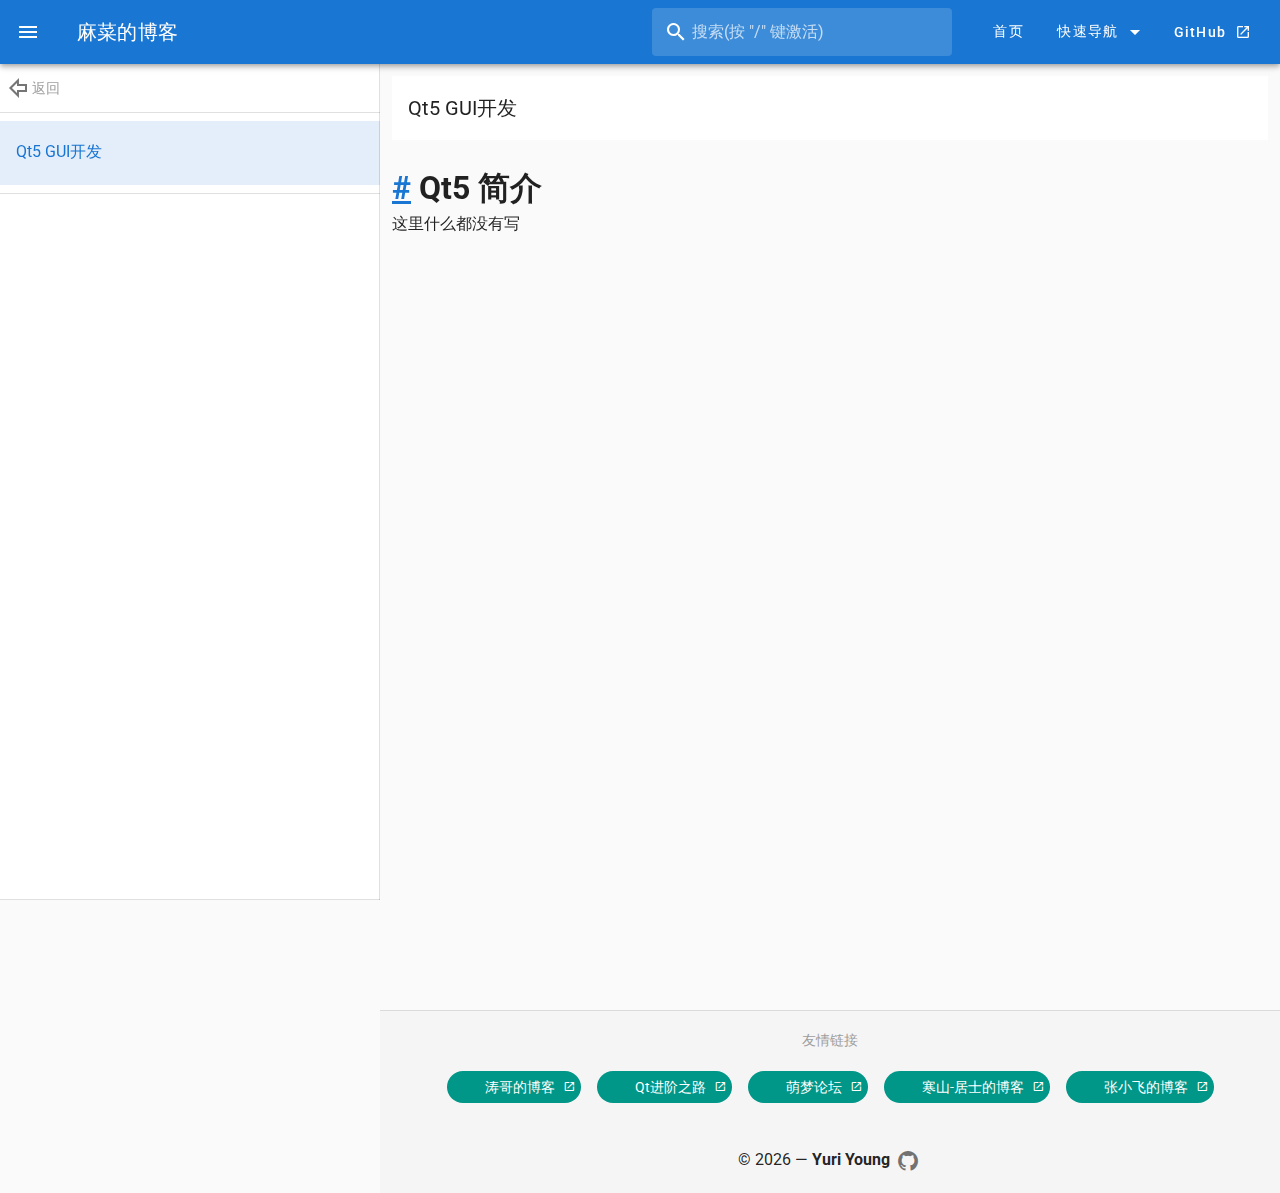
<file: articles/qt5/index.html>
<!DOCTYPE html>
<html lang="en-US">
  <head>
    <meta charset="utf-8">
    <meta name="viewport" content="width=device-width,initial-scale=1">
    <title>Qt5 GUI开发 | 麻菜的博客 - 学无止尽，专研先进技术</title>
    <meta name="description" content="Qt5 QWidgets界面库，在开发的一些知识以及遇到的坑">
    <meta name="viewport" content="width=device-width, initial-scale=1, maximum-scale=1, user-scalable=no, minimal-ui">
  <link rel="shortcut icon" href="/favicon.ico">
  <link rel="stylesheet" href="https://fonts.googleapis.com/css?family=Roboto:100,300,400,500,700,900|Material+Icons">
    
    <link rel="preload" href="/assets/css/0.styles.120c5b57.css" as="style"><link rel="preload" href="/assets/js/app.a04bd30c.js" as="script"><link rel="preload" href="/assets/js/24.00753ba1.js" as="script"><link rel="preload" href="/assets/js/2.b099d1a5.js" as="script"><link rel="preload" href="/assets/js/7.3e58db81.js" as="script"><link rel="preload" href="/assets/js/6.2b31397e.js" as="script"><link rel="preload" href="/assets/js/8.0b1783e5.js" as="script"><link rel="preload" href="/assets/js/17.f9dc729d.js" as="script"><link rel="preload" href="/assets/js/13.c599d64e.js" as="script"><link rel="preload" href="/assets/js/34.3c4acd62.js" as="script"><link rel="preload" href="/assets/js/11.6049ec15.js" as="script"><link rel="preload" href="/assets/js/4.b8ad457b.js" as="script"><link rel="preload" href="/assets/js/3.a1845274.js" as="script"><link rel="prefetch" href="/assets/js/1.d1d98b20.js"><link rel="prefetch" href="/assets/js/10.294b3a3a.js"><link rel="prefetch" href="/assets/js/12.6da0e6a2.js"><link rel="prefetch" href="/assets/js/14.6b344f16.js"><link rel="prefetch" href="/assets/js/16.b61a00eb.js"><link rel="prefetch" href="/assets/js/18.277ce043.js"><link rel="prefetch" href="/assets/js/19.6aaa454d.js"><link rel="prefetch" href="/assets/js/20.72754453.js"><link rel="prefetch" href="/assets/js/21.d2bb4227.js"><link rel="prefetch" href="/assets/js/22.b8b50a33.js"><link rel="prefetch" href="/assets/js/23.0b690dd8.js"><link rel="prefetch" href="/assets/js/25.4e0e6363.js"><link rel="prefetch" href="/assets/js/26.87d1b8fe.js"><link rel="prefetch" href="/assets/js/27.9ee61173.js"><link rel="prefetch" href="/assets/js/28.3f961f10.js"><link rel="prefetch" href="/assets/js/29.f6cca8f3.js"><link rel="prefetch" href="/assets/js/30.4d208019.js"><link rel="prefetch" href="/assets/js/31.be65646e.js"><link rel="prefetch" href="/assets/js/32.70f686d2.js"><link rel="prefetch" href="/assets/js/33.4c50a637.js"><link rel="prefetch" href="/assets/js/35.b91b12c1.js"><link rel="prefetch" href="/assets/js/36.a3d916ad.js"><link rel="prefetch" href="/assets/js/37.40712f5d.js"><link rel="prefetch" href="/assets/js/38.214bbaa6.js"><link rel="prefetch" href="/assets/js/5.8065acb2.js"><link rel="prefetch" href="/assets/js/9.8c76095d.js">
    <link rel="stylesheet" href="/assets/css/0.styles.120c5b57.css">
  </head>
  <body>
    <div id="app" data-server-rendered="true"><div data-app="true" id="app" class="v-application v-application--is-ltr theme--light" data-v-226a0c77><div class="v-application--wrap"><header class="v-sheet v-sheet--tile theme--dark v-toolbar v-app-bar v-app-bar--clipped v-app-bar--fixed primary" style="height:64px;margin-top:0px;transform:translateY(0px);left:0px;right:0px;" data-v-57ca87a5 data-v-226a0c77><div class="v-toolbar__content" style="height:64px;"><button type="button" class="v-app-bar__nav-icon v-btn v-btn--flat v-btn--icon v-btn--round theme--dark v-size--default" data-v-57ca87a5><span class="v-btn__content"><i aria-hidden="true" class="v-icon notranslate mdi mdi-menu theme--dark" data-v-57ca87a5></i></span></button> <a href="/" class="router-link-active" data-v-0bc96f30 data-v-57ca87a5><button type="button" class="white--text title hidden-sm-and-down v-btn v-btn--flat v-btn--text theme--dark v-size--x-large" data-v-0bc96f30><span class="v-btn__content">麻菜的博客</span></button></a> <div class="spacer" data-v-57ca87a5></div> <div class="v-responsive mr-0 mr-md-6 hidden-xs-only" style="max-width:300px;" data-v-0147d7ba data-v-57ca87a5><div class="v-responsive__content"><div class="v-menu" data-v-0147d7ba><div class="v-input hidden-sm-and-down v-input--hide-details theme--dark v-text-field v-text-field--single-line v-text-field--solo v-text-field--solo-inverted v-text-field--solo-flat v-text-field--enclosed" data-v-0147d7ba><div class="v-input__control"><div class="v-input__slot"><div class="v-input__prepend-inner"><div class="v-input__icon v-input__icon--prepend-inner"><i aria-hidden="true" class="v-icon notranslate mdi mdi-magnify theme--dark"></i></div></div><div class="v-text-field__slot"><label for="search" class="v-label theme--dark" style="left:0px;right:auto;position:absolute;">搜索(按 &quot;/&quot; 键激活)</label><input autocomplete="off" id="search" type="text" value=""></div></div></div></div><div data-v-0147d7ba="" role="menu" class="v-menu__content theme--light " style="max-height:auto;min-width:0px;max-width:auto;top:12px;left:0px;transform-origin:top left;z-index:0;display:none;"></div></div></div></div> <a href="/" class="v-btn v-btn--flat v-btn--router v-btn--text theme--dark v-size--default" data-v-57ca87a5><span class="v-btn__content">首页</span></a> <div class="v-menu" data-v-59452aff data-v-57ca87a5><button type="button" class="v-btn v-btn--flat v-btn--text theme--dark v-size--default" data-v-59452aff><span class="v-btn__content">
            快速导航
            <i aria-hidden="true" class="v-icon notranslate v-icon--right mdi mdi-menu-down theme--dark" data-v-59452aff></i></span></button><div data-v-59452aff="" role="menu" class="v-menu__content theme--light " style="max-height:calc(100% - 16px);min-width:0px;max-width:auto;top:12px;left:12px;transform-origin:top left;z-index:0;display:none;"></div></div> <a href="https://github.com/yuriyoung" target="_blank" class="text-capitalize v-btn v-btn--flat v-btn--text theme--dark v-size--default" data-v-57ca87a5><span class="v-btn__content">
        GitHub<i aria-hidden="true" class="v-icon notranslate v-icon--right mdi mdi-open-in-new theme--dark" style="font-size:16px;" data-v-57ca87a5></i></span></a></div></header> <div class="pb-12" data-v-4d73078d data-v-226a0c77 data-v-226a0c77><nav class="v-navigation-drawer v-navigation-drawer--close v-navigation-drawer--fixed v-navigation-drawer--is-mobile theme--light" style="height:100vh;top:0px;transform:translateX(-100%);width:380px;" data-v-75e69a68 data-v-4d73078d><div class="v-navigation-drawer__prepend"><header class="v-sheet v-sheet--tile theme--light v-toolbar v-toolbar--dense v-toolbar--flat" style="height:48px;" data-v-4d73078d><div class="v-toolbar__content" style="height:48px;"><a href="/" class="v-btn v-btn--flat v-btn--icon v-btn--round v-btn--router theme--light v-size--small" data-v-4d73078d><span class="v-btn__content"><i aria-hidden="true" class="v-icon notranslate mdi mdi-arrow-left-bold-outline theme--light" data-v-4d73078d></i></span></a> <span class="grey--text subtitle-2" data-v-4d73078d>返回</span> <div class="spacer" data-v-4d73078d></div></div></header> <hr role="separator" aria-orientation="horizontal" class="v-divider theme--light" data-v-75e69a68></div><div class="v-navigation-drawer__content">   <div class="v-list v-sheet v-sheet--tile theme--light v-list--two-line" data-v-7a9bafc5 data-v-4d73078d><div role="listbox" class="v-item-group theme--light v-list-item-group primary--text" data-v-7a9bafc5><a href="/articles/qt5/" tabindex="0" class="v-item--active v-list-item--active v-list-item v-list-item--link v-list-item--selectable theme--light" data-v-7a9bafc5><div class="v-list-item__content" data-v-7a9bafc5><div class="v-list-item__title" data-v-7a9bafc5>Qt5 GUI开发</div> <div class="v-list-item__subtitle" data-v-7a9bafc5></div></div></a></div></div> <hr role="separator" aria-orientation="horizontal" class="v-divider theme--light" data-v-75e69a68></div><div class="v-navigation-drawer__append"><hr role="separator" aria-orientation="horizontal" class="v-divider theme--light" data-v-75e69a68> </div><div class="v-navigation-drawer__border"></div></nav> <main class="v-content" style="padding-top:64px;padding-right:0px;padding-bottom:0px;padding-left:0px;" data-v-4d73078d><div class="v-content__wrap"><div class="v-responsive mx-auto overflow-visible" style="max-width:1024px;" data-v-4d73078d><div class="v-responsive__content"><div class="container" data-v-4d73078d><div class="v-responsive overflow-visible" style="min-height:90vh;" data-v-4d73078d><div class="v-responsive__content"><div data-v-4d73078d><header class="v-sheet v-sheet--tile theme--light v-toolbar v-toolbar--flat" style="height:64px;"><div class="v-toolbar__content" style="height:64px;"><div class="v-toolbar__title">
            Qt5 GUI开发
        </div></div></header> <div class="pb-6"></div> <div class="content__default"><h1 id="qt5-简介"><a href="#qt5-简介" class="header-anchor">#</a> Qt5 简介</h1> <p>这里什么都没有写</p></div> <!----></div></div></div></div></div></div></div></main></div> <main class="v-content" style="padding-top:64px;padding-right:0px;padding-bottom:0px;padding-left:0px;" data-v-a20e1186 data-v-226a0c77><div class="v-content__wrap"><hr role="separator" aria-orientation="horizontal" class="v-divider theme--light" data-v-a20e1186> <footer class="v-footer v-sheet v-sheet--tile theme--light" data-v-a20e1186><div class="container" data-v-abe47414 data-v-abe47414 data-v-a20e1186><div class="text-center grey--text subtitle-2" data-v-abe47414>友情链接</div> <div class="col col-12" data-v-abe47414 data-v-abe47414><div class="row align-center justify-center" data-v-abe47414 data-v-abe47414><span class="v-tooltip v-tooltip--top" data-v-abe47414><div data-v-abe47414="" class="v-tooltip__content" style="left:0px;max-width:auto;opacity:0;top:12px;z-index:0;display:none;"></div><a href="https://jaredtao.github.io" target="_blank" draggable="false" dense="" class="ma-2 v-chip v-chip--clickable v-chip--link theme--dark v-size--default teal" data-v-abe47414><span class="v-chip__content"><div class="v-avatar v-avatar--left" style="height:48px;min-width:48px;width:48px;" data-v-abe47414><div class="v-responsive v-image" data-v-abe47414><div class="v-image__image v-image__image--preload v-image__image--cover" style="background-image:;background-position:center center;"></div><div class="v-responsive__content"></div></div></div>
                            涛哥的博客
                            <i aria-hidden="true" class="v-icon notranslate v-icon--right mdi mdi-open-in-new theme--dark" style="font-size:12px;" data-v-abe47414></i></span></a></span><span class="v-tooltip v-tooltip--top" data-v-abe47414><div data-v-abe47414="" class="v-tooltip__content" style="left:0px;max-width:auto;opacity:0;top:12px;z-index:0;display:none;"></div><a href="https://zhuanlan.zhihu.com/TaoQt" target="_blank" draggable="false" dense="" class="ma-2 v-chip v-chip--clickable v-chip--link theme--dark v-size--default teal" data-v-abe47414><span class="v-chip__content"><div class="v-avatar v-avatar--left" style="height:48px;min-width:48px;width:48px;" data-v-abe47414><div class="v-responsive v-image" data-v-abe47414><div class="v-image__image v-image__image--preload v-image__image--cover" style="background-image:;background-position:center center;"></div><div class="v-responsive__content"></div></div></div>
                            Qt进阶之路
                            <i aria-hidden="true" class="v-icon notranslate v-icon--right mdi mdi-open-in-new theme--dark" style="font-size:12px;" data-v-abe47414></i></span></a></span><span class="v-tooltip v-tooltip--top" data-v-abe47414><div data-v-abe47414="" class="v-tooltip__content" style="left:0px;max-width:auto;opacity:0;top:12px;z-index:0;display:none;"></div><a href="https://qtdream.com" target="_blank" draggable="false" dense="" class="ma-2 v-chip v-chip--clickable v-chip--link theme--dark v-size--default teal" data-v-abe47414><span class="v-chip__content"><div class="v-avatar v-avatar--left" style="height:48px;min-width:48px;width:48px;" data-v-abe47414><div class="v-responsive v-image" data-v-abe47414><div class="v-image__image v-image__image--preload v-image__image--cover" style="background-image:;background-position:center center;"></div><div class="v-responsive__content"></div></div></div>
                            萌梦论坛
                            <i aria-hidden="true" class="v-icon notranslate v-icon--right mdi mdi-open-in-new theme--dark" style="font-size:12px;" data-v-abe47414></i></span></a></span><span class="v-tooltip v-tooltip--top" data-v-abe47414><div data-v-abe47414="" class="v-tooltip__content" style="left:0px;max-width:auto;opacity:0;top:12px;z-index:0;display:none;"></div><a href="https://www.heilqt.com" target="_blank" draggable="false" dense="" class="ma-2 v-chip v-chip--clickable v-chip--link theme--dark v-size--default teal" data-v-abe47414><span class="v-chip__content"><div class="v-avatar v-avatar--left" style="height:48px;min-width:48px;width:48px;" data-v-abe47414><div class="v-responsive v-image" data-v-abe47414><div class="v-image__image v-image__image--preload v-image__image--cover" style="background-image:;background-position:center center;"></div><div class="v-responsive__content"></div></div></div>
                            寒山-居士的博客
                            <i aria-hidden="true" class="v-icon notranslate v-icon--right mdi mdi-open-in-new theme--dark" style="font-size:12px;" data-v-abe47414></i></span></a></span><span class="v-tooltip v-tooltip--top" data-v-abe47414><div data-v-abe47414="" class="v-tooltip__content" style="left:0px;max-width:auto;opacity:0;top:12px;z-index:0;display:none;"></div><a href="http://www.cryfeifei.cn" target="_blank" draggable="false" dense="" class="ma-2 v-chip v-chip--clickable v-chip--link theme--dark v-size--default teal" data-v-abe47414><span class="v-chip__content"><div class="v-avatar v-avatar--left" style="height:48px;min-width:48px;width:48px;" data-v-abe47414><div class="v-responsive v-image" data-v-abe47414><div class="v-image__image v-image__image--preload v-image__image--cover" style="background-image:;background-position:center center;"></div><div class="v-responsive__content"></div></div></div>
                            张小飞的博客
                            <i aria-hidden="true" class="v-icon notranslate v-icon--right mdi mdi-open-in-new theme--dark" style="font-size:12px;" data-v-abe47414></i></span></a></span></div></div></div> <div class="text-center col col-12" data-v-a20e1186><span data-v-a20e1186>© 2019 — <strong data-v-a20e1186>Yuri Young</strong></span> <a href="https://github.com/yuriyoung" target="_blank" class="v-btn v-btn--flat v-btn--icon v-btn--round theme--light v-size--small" data-v-a20e1186><span class="v-btn__content"><i aria-hidden="true" class="v-icon notranslate mdi mdi-github-circle theme--light" data-v-a20e1186></i></span></a></div></footer></div></main> <button type="button" title="Scroll to top" aria-label="Scroll to top" class="v-btn v-btn--bottom v-btn--contained v-btn--fab v-btn--fixed v-btn--right v-btn--round theme--dark v-size--default pink" style="display:none;" data-v-0daec80c data-v-0daec80c data-v-226a0c77><span class="v-btn__content"><i aria-hidden="true" class="v-icon notranslate mdi mdi-chevron-up theme--dark" data-v-0daec80c></i></span></button></div></div><div class="global-ui"></div></div>
    <script src="/assets/js/app.a04bd30c.js" defer></script><script src="/assets/js/24.00753ba1.js" defer></script><script src="/assets/js/2.b099d1a5.js" defer></script><script src="/assets/js/7.3e58db81.js" defer></script><script src="/assets/js/6.2b31397e.js" defer></script><script src="/assets/js/8.0b1783e5.js" defer></script><script src="/assets/js/17.f9dc729d.js" defer></script><script src="/assets/js/13.c599d64e.js" defer></script><script src="/assets/js/34.3c4acd62.js" defer></script><script src="/assets/js/11.6049ec15.js" defer></script><script src="/assets/js/4.b8ad457b.js" defer></script><script src="/assets/js/3.a1845274.js" defer></script>
    <script>
      var _hmt = _hmt || [];
      (function() {
        var hm = document.createElement("script");
        hm.src = "https://hm.baidu.com/hm.js?67cfceeef119a8accf51c7c87e0fa067";
        var s = document.getElementsByTagName("script")[0]; 
        s.parentNode.insertBefore(hm, s);
      })();

      (function() {
        var hm = document.createElement("script");
        hm.src = "https://hm.baidu.com/hm.js?3dd88b8a3279675ebd83ecae11016bc1";
        var s = document.getElementsByTagName("script")[0]; 
        s.parentNode.insertBefore(hm, s);
      })();
    </script>
  </body>
</html>
</file>
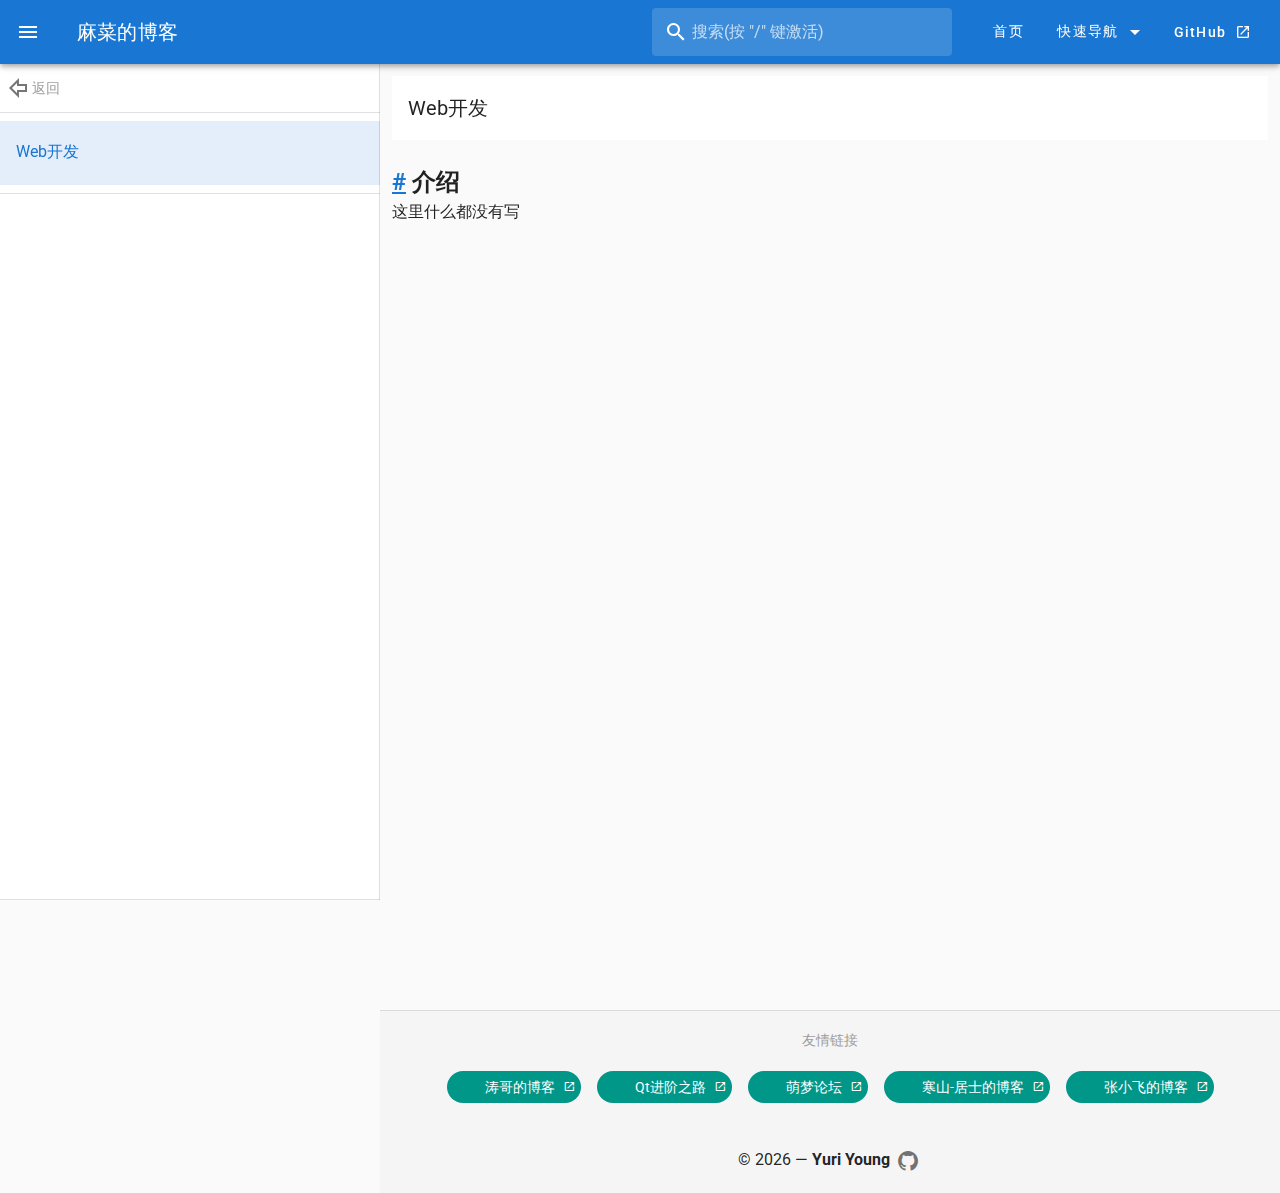
<file: articles/web/index.html>
<!DOCTYPE html>
<html lang="en-US">
  <head>
    <meta charset="utf-8">
    <meta name="viewport" content="width=device-width,initial-scale=1">
    <title>Web开发 | 麻菜的博客 - 学无止尽，专研先进技术</title>
    <meta name="description" content="PHP,Laravel,HTML5,Javascript,vuejs等Web技术开发文章">
    <meta name="viewport" content="width=device-width, initial-scale=1, maximum-scale=1, user-scalable=no, minimal-ui">
  <link rel="shortcut icon" href="/favicon.ico">
  <link rel="stylesheet" href="https://fonts.googleapis.com/css?family=Roboto:100,300,400,500,700,900|Material+Icons">
    
    <link rel="preload" href="/assets/css/0.styles.120c5b57.css" as="style"><link rel="preload" href="/assets/js/app.a04bd30c.js" as="script"><link rel="preload" href="/assets/js/24.00753ba1.js" as="script"><link rel="preload" href="/assets/js/2.b099d1a5.js" as="script"><link rel="preload" href="/assets/js/7.3e58db81.js" as="script"><link rel="preload" href="/assets/js/6.2b31397e.js" as="script"><link rel="preload" href="/assets/js/8.0b1783e5.js" as="script"><link rel="preload" href="/assets/js/17.f9dc729d.js" as="script"><link rel="preload" href="/assets/js/13.c599d64e.js" as="script"><link rel="preload" href="/assets/js/35.b91b12c1.js" as="script"><link rel="preload" href="/assets/js/11.6049ec15.js" as="script"><link rel="preload" href="/assets/js/4.b8ad457b.js" as="script"><link rel="preload" href="/assets/js/3.a1845274.js" as="script"><link rel="prefetch" href="/assets/js/1.d1d98b20.js"><link rel="prefetch" href="/assets/js/10.294b3a3a.js"><link rel="prefetch" href="/assets/js/12.6da0e6a2.js"><link rel="prefetch" href="/assets/js/14.6b344f16.js"><link rel="prefetch" href="/assets/js/16.b61a00eb.js"><link rel="prefetch" href="/assets/js/18.277ce043.js"><link rel="prefetch" href="/assets/js/19.6aaa454d.js"><link rel="prefetch" href="/assets/js/20.72754453.js"><link rel="prefetch" href="/assets/js/21.d2bb4227.js"><link rel="prefetch" href="/assets/js/22.b8b50a33.js"><link rel="prefetch" href="/assets/js/23.0b690dd8.js"><link rel="prefetch" href="/assets/js/25.4e0e6363.js"><link rel="prefetch" href="/assets/js/26.87d1b8fe.js"><link rel="prefetch" href="/assets/js/27.9ee61173.js"><link rel="prefetch" href="/assets/js/28.3f961f10.js"><link rel="prefetch" href="/assets/js/29.f6cca8f3.js"><link rel="prefetch" href="/assets/js/30.4d208019.js"><link rel="prefetch" href="/assets/js/31.be65646e.js"><link rel="prefetch" href="/assets/js/32.70f686d2.js"><link rel="prefetch" href="/assets/js/33.4c50a637.js"><link rel="prefetch" href="/assets/js/34.3c4acd62.js"><link rel="prefetch" href="/assets/js/36.a3d916ad.js"><link rel="prefetch" href="/assets/js/37.40712f5d.js"><link rel="prefetch" href="/assets/js/38.214bbaa6.js"><link rel="prefetch" href="/assets/js/5.8065acb2.js"><link rel="prefetch" href="/assets/js/9.8c76095d.js">
    <link rel="stylesheet" href="/assets/css/0.styles.120c5b57.css">
  </head>
  <body>
    <div id="app" data-server-rendered="true"><div data-app="true" id="app" class="v-application v-application--is-ltr theme--light" data-v-226a0c77><div class="v-application--wrap"><header class="v-sheet v-sheet--tile theme--dark v-toolbar v-app-bar v-app-bar--clipped v-app-bar--fixed primary" style="height:64px;margin-top:0px;transform:translateY(0px);left:0px;right:0px;" data-v-57ca87a5 data-v-226a0c77><div class="v-toolbar__content" style="height:64px;"><button type="button" class="v-app-bar__nav-icon v-btn v-btn--flat v-btn--icon v-btn--round theme--dark v-size--default" data-v-57ca87a5><span class="v-btn__content"><i aria-hidden="true" class="v-icon notranslate mdi mdi-menu theme--dark" data-v-57ca87a5></i></span></button> <a href="/" class="router-link-active" data-v-0bc96f30 data-v-57ca87a5><button type="button" class="white--text title hidden-sm-and-down v-btn v-btn--flat v-btn--text theme--dark v-size--x-large" data-v-0bc96f30><span class="v-btn__content">麻菜的博客</span></button></a> <div class="spacer" data-v-57ca87a5></div> <div class="v-responsive mr-0 mr-md-6 hidden-xs-only" style="max-width:300px;" data-v-0147d7ba data-v-57ca87a5><div class="v-responsive__content"><div class="v-menu" data-v-0147d7ba><div class="v-input hidden-sm-and-down v-input--hide-details theme--dark v-text-field v-text-field--single-line v-text-field--solo v-text-field--solo-inverted v-text-field--solo-flat v-text-field--enclosed" data-v-0147d7ba><div class="v-input__control"><div class="v-input__slot"><div class="v-input__prepend-inner"><div class="v-input__icon v-input__icon--prepend-inner"><i aria-hidden="true" class="v-icon notranslate mdi mdi-magnify theme--dark"></i></div></div><div class="v-text-field__slot"><label for="search" class="v-label theme--dark" style="left:0px;right:auto;position:absolute;">搜索(按 &quot;/&quot; 键激活)</label><input autocomplete="off" id="search" type="text" value=""></div></div></div></div><div data-v-0147d7ba="" role="menu" class="v-menu__content theme--light " style="max-height:auto;min-width:0px;max-width:auto;top:12px;left:0px;transform-origin:top left;z-index:0;display:none;"></div></div></div></div> <a href="/" class="v-btn v-btn--flat v-btn--router v-btn--text theme--dark v-size--default" data-v-57ca87a5><span class="v-btn__content">首页</span></a> <div class="v-menu" data-v-59452aff data-v-57ca87a5><button type="button" class="v-btn v-btn--flat v-btn--text theme--dark v-size--default" data-v-59452aff><span class="v-btn__content">
            快速导航
            <i aria-hidden="true" class="v-icon notranslate v-icon--right mdi mdi-menu-down theme--dark" data-v-59452aff></i></span></button><div data-v-59452aff="" role="menu" class="v-menu__content theme--light " style="max-height:calc(100% - 16px);min-width:0px;max-width:auto;top:12px;left:12px;transform-origin:top left;z-index:0;display:none;"></div></div> <a href="https://github.com/yuriyoung" target="_blank" class="text-capitalize v-btn v-btn--flat v-btn--text theme--dark v-size--default" data-v-57ca87a5><span class="v-btn__content">
        GitHub<i aria-hidden="true" class="v-icon notranslate v-icon--right mdi mdi-open-in-new theme--dark" style="font-size:16px;" data-v-57ca87a5></i></span></a></div></header> <div class="pb-12" data-v-4d73078d data-v-226a0c77 data-v-226a0c77><nav class="v-navigation-drawer v-navigation-drawer--close v-navigation-drawer--fixed v-navigation-drawer--is-mobile theme--light" style="height:100vh;top:0px;transform:translateX(-100%);width:380px;" data-v-75e69a68 data-v-4d73078d><div class="v-navigation-drawer__prepend"><header class="v-sheet v-sheet--tile theme--light v-toolbar v-toolbar--dense v-toolbar--flat" style="height:48px;" data-v-4d73078d><div class="v-toolbar__content" style="height:48px;"><a href="/" class="v-btn v-btn--flat v-btn--icon v-btn--round v-btn--router theme--light v-size--small" data-v-4d73078d><span class="v-btn__content"><i aria-hidden="true" class="v-icon notranslate mdi mdi-arrow-left-bold-outline theme--light" data-v-4d73078d></i></span></a> <span class="grey--text subtitle-2" data-v-4d73078d>返回</span> <div class="spacer" data-v-4d73078d></div></div></header> <hr role="separator" aria-orientation="horizontal" class="v-divider theme--light" data-v-75e69a68></div><div class="v-navigation-drawer__content">   <div class="v-list v-sheet v-sheet--tile theme--light v-list--two-line" data-v-7a9bafc5 data-v-4d73078d><div role="listbox" class="v-item-group theme--light v-list-item-group primary--text" data-v-7a9bafc5><a href="/articles/web/" tabindex="0" class="v-item--active v-list-item--active v-list-item v-list-item--link v-list-item--selectable theme--light" data-v-7a9bafc5><div class="v-list-item__content" data-v-7a9bafc5><div class="v-list-item__title" data-v-7a9bafc5>Web开发</div> <div class="v-list-item__subtitle" data-v-7a9bafc5></div></div></a></div></div> <hr role="separator" aria-orientation="horizontal" class="v-divider theme--light" data-v-75e69a68></div><div class="v-navigation-drawer__append"><hr role="separator" aria-orientation="horizontal" class="v-divider theme--light" data-v-75e69a68> </div><div class="v-navigation-drawer__border"></div></nav> <main class="v-content" style="padding-top:64px;padding-right:0px;padding-bottom:0px;padding-left:0px;" data-v-4d73078d><div class="v-content__wrap"><div class="v-responsive mx-auto overflow-visible" style="max-width:1024px;" data-v-4d73078d><div class="v-responsive__content"><div class="container" data-v-4d73078d><div class="v-responsive overflow-visible" style="min-height:90vh;" data-v-4d73078d><div class="v-responsive__content"><div data-v-4d73078d><header class="v-sheet v-sheet--tile theme--light v-toolbar v-toolbar--flat" style="height:64px;"><div class="v-toolbar__content" style="height:64px;"><div class="v-toolbar__title">
            Web开发
        </div></div></header> <div class="pb-6"></div> <div class="content__default"><h2 id="介绍"><a href="#介绍" class="header-anchor">#</a> 介绍</h2> <p>这里什么都没有写</p></div> <!----></div></div></div></div></div></div></div></main></div> <main class="v-content" style="padding-top:64px;padding-right:0px;padding-bottom:0px;padding-left:0px;" data-v-a20e1186 data-v-226a0c77><div class="v-content__wrap"><hr role="separator" aria-orientation="horizontal" class="v-divider theme--light" data-v-a20e1186> <footer class="v-footer v-sheet v-sheet--tile theme--light" data-v-a20e1186><div class="container" data-v-abe47414 data-v-abe47414 data-v-a20e1186><div class="text-center grey--text subtitle-2" data-v-abe47414>友情链接</div> <div class="col col-12" data-v-abe47414 data-v-abe47414><div class="row align-center justify-center" data-v-abe47414 data-v-abe47414><span class="v-tooltip v-tooltip--top" data-v-abe47414><div data-v-abe47414="" class="v-tooltip__content" style="left:0px;max-width:auto;opacity:0;top:12px;z-index:0;display:none;"></div><a href="https://jaredtao.github.io" target="_blank" draggable="false" dense="" class="ma-2 v-chip v-chip--clickable v-chip--link theme--dark v-size--default teal" data-v-abe47414><span class="v-chip__content"><div class="v-avatar v-avatar--left" style="height:48px;min-width:48px;width:48px;" data-v-abe47414><div class="v-responsive v-image" data-v-abe47414><div class="v-image__image v-image__image--preload v-image__image--cover" style="background-image:;background-position:center center;"></div><div class="v-responsive__content"></div></div></div>
                            涛哥的博客
                            <i aria-hidden="true" class="v-icon notranslate v-icon--right mdi mdi-open-in-new theme--dark" style="font-size:12px;" data-v-abe47414></i></span></a></span><span class="v-tooltip v-tooltip--top" data-v-abe47414><div data-v-abe47414="" class="v-tooltip__content" style="left:0px;max-width:auto;opacity:0;top:12px;z-index:0;display:none;"></div><a href="https://zhuanlan.zhihu.com/TaoQt" target="_blank" draggable="false" dense="" class="ma-2 v-chip v-chip--clickable v-chip--link theme--dark v-size--default teal" data-v-abe47414><span class="v-chip__content"><div class="v-avatar v-avatar--left" style="height:48px;min-width:48px;width:48px;" data-v-abe47414><div class="v-responsive v-image" data-v-abe47414><div class="v-image__image v-image__image--preload v-image__image--cover" style="background-image:;background-position:center center;"></div><div class="v-responsive__content"></div></div></div>
                            Qt进阶之路
                            <i aria-hidden="true" class="v-icon notranslate v-icon--right mdi mdi-open-in-new theme--dark" style="font-size:12px;" data-v-abe47414></i></span></a></span><span class="v-tooltip v-tooltip--top" data-v-abe47414><div data-v-abe47414="" class="v-tooltip__content" style="left:0px;max-width:auto;opacity:0;top:12px;z-index:0;display:none;"></div><a href="https://qtdream.com" target="_blank" draggable="false" dense="" class="ma-2 v-chip v-chip--clickable v-chip--link theme--dark v-size--default teal" data-v-abe47414><span class="v-chip__content"><div class="v-avatar v-avatar--left" style="height:48px;min-width:48px;width:48px;" data-v-abe47414><div class="v-responsive v-image" data-v-abe47414><div class="v-image__image v-image__image--preload v-image__image--cover" style="background-image:;background-position:center center;"></div><div class="v-responsive__content"></div></div></div>
                            萌梦论坛
                            <i aria-hidden="true" class="v-icon notranslate v-icon--right mdi mdi-open-in-new theme--dark" style="font-size:12px;" data-v-abe47414></i></span></a></span><span class="v-tooltip v-tooltip--top" data-v-abe47414><div data-v-abe47414="" class="v-tooltip__content" style="left:0px;max-width:auto;opacity:0;top:12px;z-index:0;display:none;"></div><a href="https://www.heilqt.com" target="_blank" draggable="false" dense="" class="ma-2 v-chip v-chip--clickable v-chip--link theme--dark v-size--default teal" data-v-abe47414><span class="v-chip__content"><div class="v-avatar v-avatar--left" style="height:48px;min-width:48px;width:48px;" data-v-abe47414><div class="v-responsive v-image" data-v-abe47414><div class="v-image__image v-image__image--preload v-image__image--cover" style="background-image:;background-position:center center;"></div><div class="v-responsive__content"></div></div></div>
                            寒山-居士的博客
                            <i aria-hidden="true" class="v-icon notranslate v-icon--right mdi mdi-open-in-new theme--dark" style="font-size:12px;" data-v-abe47414></i></span></a></span><span class="v-tooltip v-tooltip--top" data-v-abe47414><div data-v-abe47414="" class="v-tooltip__content" style="left:0px;max-width:auto;opacity:0;top:12px;z-index:0;display:none;"></div><a href="http://www.cryfeifei.cn" target="_blank" draggable="false" dense="" class="ma-2 v-chip v-chip--clickable v-chip--link theme--dark v-size--default teal" data-v-abe47414><span class="v-chip__content"><div class="v-avatar v-avatar--left" style="height:48px;min-width:48px;width:48px;" data-v-abe47414><div class="v-responsive v-image" data-v-abe47414><div class="v-image__image v-image__image--preload v-image__image--cover" style="background-image:;background-position:center center;"></div><div class="v-responsive__content"></div></div></div>
                            张小飞的博客
                            <i aria-hidden="true" class="v-icon notranslate v-icon--right mdi mdi-open-in-new theme--dark" style="font-size:12px;" data-v-abe47414></i></span></a></span></div></div></div> <div class="text-center col col-12" data-v-a20e1186><span data-v-a20e1186>© 2019 — <strong data-v-a20e1186>Yuri Young</strong></span> <a href="https://github.com/yuriyoung" target="_blank" class="v-btn v-btn--flat v-btn--icon v-btn--round theme--light v-size--small" data-v-a20e1186><span class="v-btn__content"><i aria-hidden="true" class="v-icon notranslate mdi mdi-github-circle theme--light" data-v-a20e1186></i></span></a></div></footer></div></main> <button type="button" title="Scroll to top" aria-label="Scroll to top" class="v-btn v-btn--bottom v-btn--contained v-btn--fab v-btn--fixed v-btn--right v-btn--round theme--dark v-size--default pink" style="display:none;" data-v-0daec80c data-v-0daec80c data-v-226a0c77><span class="v-btn__content"><i aria-hidden="true" class="v-icon notranslate mdi mdi-chevron-up theme--dark" data-v-0daec80c></i></span></button></div></div><div class="global-ui"></div></div>
    <script src="/assets/js/app.a04bd30c.js" defer></script><script src="/assets/js/24.00753ba1.js" defer></script><script src="/assets/js/2.b099d1a5.js" defer></script><script src="/assets/js/7.3e58db81.js" defer></script><script src="/assets/js/6.2b31397e.js" defer></script><script src="/assets/js/8.0b1783e5.js" defer></script><script src="/assets/js/17.f9dc729d.js" defer></script><script src="/assets/js/13.c599d64e.js" defer></script><script src="/assets/js/35.b91b12c1.js" defer></script><script src="/assets/js/11.6049ec15.js" defer></script><script src="/assets/js/4.b8ad457b.js" defer></script><script src="/assets/js/3.a1845274.js" defer></script>
    <script>
      var _hmt = _hmt || [];
      (function() {
        var hm = document.createElement("script");
        hm.src = "https://hm.baidu.com/hm.js?67cfceeef119a8accf51c7c87e0fa067";
        var s = document.getElementsByTagName("script")[0]; 
        s.parentNode.insertBefore(hm, s);
      })();

      (function() {
        var hm = document.createElement("script");
        hm.src = "https://hm.baidu.com/hm.js?3dd88b8a3279675ebd83ecae11016bc1";
        var s = document.getElementsByTagName("script")[0]; 
        s.parentNode.insertBefore(hm, s);
      })();
    </script>
  </body>
</html>
</file>
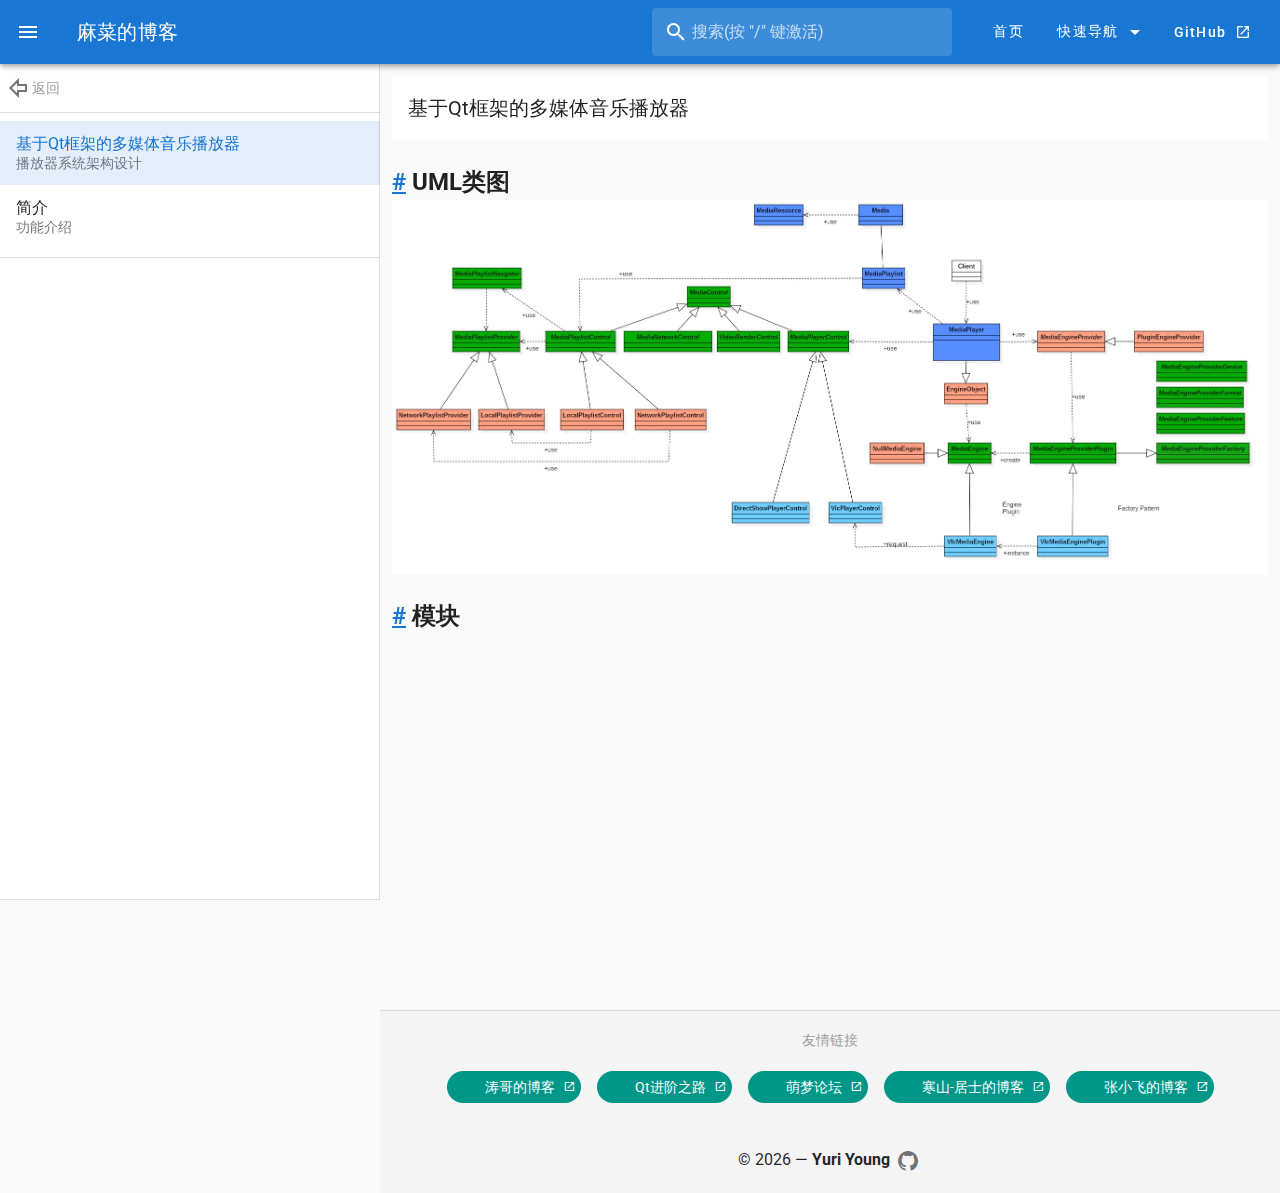
<file: projects/mediaplayer/index.html>
<!DOCTYPE html>
<html lang="en-US">
  <head>
    <meta charset="utf-8">
    <meta name="viewport" content="width=device-width,initial-scale=1">
    <title>基于Qt框架的多媒体音乐播放器 | 麻菜的博客 - 学无止尽，专研先进技术</title>
    <meta name="description" content="基于Qt5框架，c++与QML混合开发的音乐播放器。使用libvlc作为播放器内置播放引擎。">
    <meta name="viewport" content="width=device-width, initial-scale=1, maximum-scale=1, user-scalable=no, minimal-ui">
  <link rel="shortcut icon" href="/favicon.ico">
  <link rel="stylesheet" href="https://fonts.googleapis.com/css?family=Roboto:100,300,400,500,700,900|Material+Icons">
    
    <link rel="preload" href="/assets/css/0.styles.120c5b57.css" as="style"><link rel="preload" href="/assets/js/app.a04bd30c.js" as="script"><link rel="preload" href="/assets/js/24.00753ba1.js" as="script"><link rel="preload" href="/assets/js/2.b099d1a5.js" as="script"><link rel="preload" href="/assets/js/7.3e58db81.js" as="script"><link rel="preload" href="/assets/js/6.2b31397e.js" as="script"><link rel="preload" href="/assets/js/8.0b1783e5.js" as="script"><link rel="preload" href="/assets/js/17.f9dc729d.js" as="script"><link rel="preload" href="/assets/js/13.c599d64e.js" as="script"><link rel="preload" href="/assets/js/36.a3d916ad.js" as="script"><link rel="preload" href="/assets/js/11.6049ec15.js" as="script"><link rel="preload" href="/assets/js/4.b8ad457b.js" as="script"><link rel="preload" href="/assets/js/3.a1845274.js" as="script"><link rel="prefetch" href="/assets/js/1.d1d98b20.js"><link rel="prefetch" href="/assets/js/10.294b3a3a.js"><link rel="prefetch" href="/assets/js/12.6da0e6a2.js"><link rel="prefetch" href="/assets/js/14.6b344f16.js"><link rel="prefetch" href="/assets/js/16.b61a00eb.js"><link rel="prefetch" href="/assets/js/18.277ce043.js"><link rel="prefetch" href="/assets/js/19.6aaa454d.js"><link rel="prefetch" href="/assets/js/20.72754453.js"><link rel="prefetch" href="/assets/js/21.d2bb4227.js"><link rel="prefetch" href="/assets/js/22.b8b50a33.js"><link rel="prefetch" href="/assets/js/23.0b690dd8.js"><link rel="prefetch" href="/assets/js/25.4e0e6363.js"><link rel="prefetch" href="/assets/js/26.87d1b8fe.js"><link rel="prefetch" href="/assets/js/27.9ee61173.js"><link rel="prefetch" href="/assets/js/28.3f961f10.js"><link rel="prefetch" href="/assets/js/29.f6cca8f3.js"><link rel="prefetch" href="/assets/js/30.4d208019.js"><link rel="prefetch" href="/assets/js/31.be65646e.js"><link rel="prefetch" href="/assets/js/32.70f686d2.js"><link rel="prefetch" href="/assets/js/33.4c50a637.js"><link rel="prefetch" href="/assets/js/34.3c4acd62.js"><link rel="prefetch" href="/assets/js/35.b91b12c1.js"><link rel="prefetch" href="/assets/js/37.40712f5d.js"><link rel="prefetch" href="/assets/js/38.214bbaa6.js"><link rel="prefetch" href="/assets/js/5.8065acb2.js"><link rel="prefetch" href="/assets/js/9.8c76095d.js">
    <link rel="stylesheet" href="/assets/css/0.styles.120c5b57.css">
  </head>
  <body>
    <div id="app" data-server-rendered="true"><div data-app="true" id="app" class="v-application v-application--is-ltr theme--light" data-v-226a0c77><div class="v-application--wrap"><header class="v-sheet v-sheet--tile theme--dark v-toolbar v-app-bar v-app-bar--clipped v-app-bar--fixed primary" style="height:64px;margin-top:0px;transform:translateY(0px);left:0px;right:0px;" data-v-57ca87a5 data-v-226a0c77><div class="v-toolbar__content" style="height:64px;"><button type="button" class="v-app-bar__nav-icon v-btn v-btn--flat v-btn--icon v-btn--round theme--dark v-size--default" data-v-57ca87a5><span class="v-btn__content"><i aria-hidden="true" class="v-icon notranslate mdi mdi-menu theme--dark" data-v-57ca87a5></i></span></button> <a href="/" class="router-link-active" data-v-0bc96f30 data-v-57ca87a5><button type="button" class="white--text title hidden-sm-and-down v-btn v-btn--flat v-btn--text theme--dark v-size--x-large" data-v-0bc96f30><span class="v-btn__content">麻菜的博客</span></button></a> <div class="spacer" data-v-57ca87a5></div> <div class="v-responsive mr-0 mr-md-6 hidden-xs-only" style="max-width:300px;" data-v-0147d7ba data-v-57ca87a5><div class="v-responsive__content"><div class="v-menu" data-v-0147d7ba><div class="v-input hidden-sm-and-down v-input--hide-details theme--dark v-text-field v-text-field--single-line v-text-field--solo v-text-field--solo-inverted v-text-field--solo-flat v-text-field--enclosed" data-v-0147d7ba><div class="v-input__control"><div class="v-input__slot"><div class="v-input__prepend-inner"><div class="v-input__icon v-input__icon--prepend-inner"><i aria-hidden="true" class="v-icon notranslate mdi mdi-magnify theme--dark"></i></div></div><div class="v-text-field__slot"><label for="search" class="v-label theme--dark" style="left:0px;right:auto;position:absolute;">搜索(按 &quot;/&quot; 键激活)</label><input autocomplete="off" id="search" type="text" value=""></div></div></div></div><div data-v-0147d7ba="" role="menu" class="v-menu__content theme--light " style="max-height:auto;min-width:0px;max-width:auto;top:12px;left:0px;transform-origin:top left;z-index:0;display:none;"></div></div></div></div> <a href="/" class="v-btn v-btn--flat v-btn--router v-btn--text theme--dark v-size--default" data-v-57ca87a5><span class="v-btn__content">首页</span></a> <div class="v-menu" data-v-59452aff data-v-57ca87a5><button type="button" class="v-btn v-btn--flat v-btn--text theme--dark v-size--default" data-v-59452aff><span class="v-btn__content">
            快速导航
            <i aria-hidden="true" class="v-icon notranslate v-icon--right mdi mdi-menu-down theme--dark" data-v-59452aff></i></span></button><div data-v-59452aff="" role="menu" class="v-menu__content theme--light " style="max-height:calc(100% - 16px);min-width:0px;max-width:auto;top:12px;left:12px;transform-origin:top left;z-index:0;display:none;"></div></div> <a href="https://github.com/yuriyoung" target="_blank" class="text-capitalize v-btn v-btn--flat v-btn--text theme--dark v-size--default" data-v-57ca87a5><span class="v-btn__content">
        GitHub<i aria-hidden="true" class="v-icon notranslate v-icon--right mdi mdi-open-in-new theme--dark" style="font-size:16px;" data-v-57ca87a5></i></span></a></div></header> <div class="pb-12" data-v-4d73078d data-v-226a0c77 data-v-226a0c77><nav class="v-navigation-drawer v-navigation-drawer--close v-navigation-drawer--fixed v-navigation-drawer--is-mobile theme--light" style="height:100vh;top:0px;transform:translateX(-100%);width:380px;" data-v-75e69a68 data-v-4d73078d><div class="v-navigation-drawer__prepend"><header class="v-sheet v-sheet--tile theme--light v-toolbar v-toolbar--dense v-toolbar--flat" style="height:48px;" data-v-4d73078d><div class="v-toolbar__content" style="height:48px;"><a href="/" class="v-btn v-btn--flat v-btn--icon v-btn--round v-btn--router theme--light v-size--small" data-v-4d73078d><span class="v-btn__content"><i aria-hidden="true" class="v-icon notranslate mdi mdi-arrow-left-bold-outline theme--light" data-v-4d73078d></i></span></a> <span class="grey--text subtitle-2" data-v-4d73078d>返回</span> <div class="spacer" data-v-4d73078d></div></div></header> <hr role="separator" aria-orientation="horizontal" class="v-divider theme--light" data-v-75e69a68></div><div class="v-navigation-drawer__content">   <div class="v-list v-sheet v-sheet--tile theme--light v-list--two-line" data-v-7a9bafc5 data-v-4d73078d><div role="listbox" class="v-item-group theme--light v-list-item-group primary--text" data-v-7a9bafc5><a href="/projects/mediaplayer/" tabindex="0" class="v-item--active v-list-item--active v-list-item v-list-item--link v-list-item--selectable theme--light" data-v-7a9bafc5><div class="v-list-item__content" data-v-7a9bafc5><div class="v-list-item__title" data-v-7a9bafc5>基于Qt框架的多媒体音乐播放器</div> <div class="v-list-item__subtitle" data-v-7a9bafc5>播放器系统架构设计</div></div></a><a href="/projects/mediaplayer/introduction.html" tabindex="0" class="v-list-item v-list-item--link v-list-item--selectable theme--light" data-v-7a9bafc5><div class="v-list-item__content" data-v-7a9bafc5><div class="v-list-item__title" data-v-7a9bafc5>简介</div> <div class="v-list-item__subtitle" data-v-7a9bafc5>功能介绍</div></div></a></div></div> <hr role="separator" aria-orientation="horizontal" class="v-divider theme--light" data-v-75e69a68></div><div class="v-navigation-drawer__append"><hr role="separator" aria-orientation="horizontal" class="v-divider theme--light" data-v-75e69a68> </div><div class="v-navigation-drawer__border"></div></nav> <main class="v-content" style="padding-top:64px;padding-right:0px;padding-bottom:0px;padding-left:0px;" data-v-4d73078d><div class="v-content__wrap"><div class="v-responsive mx-auto overflow-visible" style="max-width:1024px;" data-v-4d73078d><div class="v-responsive__content"><div class="container" data-v-4d73078d><div class="v-responsive overflow-visible" style="min-height:90vh;" data-v-4d73078d><div class="v-responsive__content"><div data-v-4d73078d><header class="v-sheet v-sheet--tile theme--light v-toolbar v-toolbar--flat" style="height:64px;"><div class="v-toolbar__content" style="height:64px;"><div class="v-toolbar__title">
            基于Qt框架的多媒体音乐播放器
        </div></div></header> <div class="pb-6"></div> <div class="content__default"><h2 id="uml类图"><a href="#uml类图" class="header-anchor">#</a> UML类图</h2> <p><img src="/assets/img/MediaEngine.jpg" alt="UML"></p> <h2 id="模块"><a href="#模块" class="header-anchor">#</a> 模块</h2></div> <!----></div></div></div></div></div></div></div></main></div> <main class="v-content" style="padding-top:64px;padding-right:0px;padding-bottom:0px;padding-left:0px;" data-v-a20e1186 data-v-226a0c77><div class="v-content__wrap"><hr role="separator" aria-orientation="horizontal" class="v-divider theme--light" data-v-a20e1186> <footer class="v-footer v-sheet v-sheet--tile theme--light" data-v-a20e1186><div class="container" data-v-abe47414 data-v-abe47414 data-v-a20e1186><div class="text-center grey--text subtitle-2" data-v-abe47414>友情链接</div> <div class="col col-12" data-v-abe47414 data-v-abe47414><div class="row align-center justify-center" data-v-abe47414 data-v-abe47414><span class="v-tooltip v-tooltip--top" data-v-abe47414><div data-v-abe47414="" class="v-tooltip__content" style="left:0px;max-width:auto;opacity:0;top:12px;z-index:0;display:none;"></div><a href="https://jaredtao.github.io" target="_blank" draggable="false" dense="" class="ma-2 v-chip v-chip--clickable v-chip--link theme--dark v-size--default teal" data-v-abe47414><span class="v-chip__content"><div class="v-avatar v-avatar--left" style="height:48px;min-width:48px;width:48px;" data-v-abe47414><div class="v-responsive v-image" data-v-abe47414><div class="v-image__image v-image__image--preload v-image__image--cover" style="background-image:;background-position:center center;"></div><div class="v-responsive__content"></div></div></div>
                            涛哥的博客
                            <i aria-hidden="true" class="v-icon notranslate v-icon--right mdi mdi-open-in-new theme--dark" style="font-size:12px;" data-v-abe47414></i></span></a></span><span class="v-tooltip v-tooltip--top" data-v-abe47414><div data-v-abe47414="" class="v-tooltip__content" style="left:0px;max-width:auto;opacity:0;top:12px;z-index:0;display:none;"></div><a href="https://zhuanlan.zhihu.com/TaoQt" target="_blank" draggable="false" dense="" class="ma-2 v-chip v-chip--clickable v-chip--link theme--dark v-size--default teal" data-v-abe47414><span class="v-chip__content"><div class="v-avatar v-avatar--left" style="height:48px;min-width:48px;width:48px;" data-v-abe47414><div class="v-responsive v-image" data-v-abe47414><div class="v-image__image v-image__image--preload v-image__image--cover" style="background-image:;background-position:center center;"></div><div class="v-responsive__content"></div></div></div>
                            Qt进阶之路
                            <i aria-hidden="true" class="v-icon notranslate v-icon--right mdi mdi-open-in-new theme--dark" style="font-size:12px;" data-v-abe47414></i></span></a></span><span class="v-tooltip v-tooltip--top" data-v-abe47414><div data-v-abe47414="" class="v-tooltip__content" style="left:0px;max-width:auto;opacity:0;top:12px;z-index:0;display:none;"></div><a href="https://qtdream.com" target="_blank" draggable="false" dense="" class="ma-2 v-chip v-chip--clickable v-chip--link theme--dark v-size--default teal" data-v-abe47414><span class="v-chip__content"><div class="v-avatar v-avatar--left" style="height:48px;min-width:48px;width:48px;" data-v-abe47414><div class="v-responsive v-image" data-v-abe47414><div class="v-image__image v-image__image--preload v-image__image--cover" style="background-image:;background-position:center center;"></div><div class="v-responsive__content"></div></div></div>
                            萌梦论坛
                            <i aria-hidden="true" class="v-icon notranslate v-icon--right mdi mdi-open-in-new theme--dark" style="font-size:12px;" data-v-abe47414></i></span></a></span><span class="v-tooltip v-tooltip--top" data-v-abe47414><div data-v-abe47414="" class="v-tooltip__content" style="left:0px;max-width:auto;opacity:0;top:12px;z-index:0;display:none;"></div><a href="https://www.heilqt.com" target="_blank" draggable="false" dense="" class="ma-2 v-chip v-chip--clickable v-chip--link theme--dark v-size--default teal" data-v-abe47414><span class="v-chip__content"><div class="v-avatar v-avatar--left" style="height:48px;min-width:48px;width:48px;" data-v-abe47414><div class="v-responsive v-image" data-v-abe47414><div class="v-image__image v-image__image--preload v-image__image--cover" style="background-image:;background-position:center center;"></div><div class="v-responsive__content"></div></div></div>
                            寒山-居士的博客
                            <i aria-hidden="true" class="v-icon notranslate v-icon--right mdi mdi-open-in-new theme--dark" style="font-size:12px;" data-v-abe47414></i></span></a></span><span class="v-tooltip v-tooltip--top" data-v-abe47414><div data-v-abe47414="" class="v-tooltip__content" style="left:0px;max-width:auto;opacity:0;top:12px;z-index:0;display:none;"></div><a href="http://www.cryfeifei.cn" target="_blank" draggable="false" dense="" class="ma-2 v-chip v-chip--clickable v-chip--link theme--dark v-size--default teal" data-v-abe47414><span class="v-chip__content"><div class="v-avatar v-avatar--left" style="height:48px;min-width:48px;width:48px;" data-v-abe47414><div class="v-responsive v-image" data-v-abe47414><div class="v-image__image v-image__image--preload v-image__image--cover" style="background-image:;background-position:center center;"></div><div class="v-responsive__content"></div></div></div>
                            张小飞的博客
                            <i aria-hidden="true" class="v-icon notranslate v-icon--right mdi mdi-open-in-new theme--dark" style="font-size:12px;" data-v-abe47414></i></span></a></span></div></div></div> <div class="text-center col col-12" data-v-a20e1186><span data-v-a20e1186>© 2019 — <strong data-v-a20e1186>Yuri Young</strong></span> <a href="https://github.com/yuriyoung" target="_blank" class="v-btn v-btn--flat v-btn--icon v-btn--round theme--light v-size--small" data-v-a20e1186><span class="v-btn__content"><i aria-hidden="true" class="v-icon notranslate mdi mdi-github-circle theme--light" data-v-a20e1186></i></span></a></div></footer></div></main> <button type="button" title="Scroll to top" aria-label="Scroll to top" class="v-btn v-btn--bottom v-btn--contained v-btn--fab v-btn--fixed v-btn--right v-btn--round theme--dark v-size--default pink" style="display:none;" data-v-0daec80c data-v-0daec80c data-v-226a0c77><span class="v-btn__content"><i aria-hidden="true" class="v-icon notranslate mdi mdi-chevron-up theme--dark" data-v-0daec80c></i></span></button></div></div><div class="global-ui"></div></div>
    <script src="/assets/js/app.a04bd30c.js" defer></script><script src="/assets/js/24.00753ba1.js" defer></script><script src="/assets/js/2.b099d1a5.js" defer></script><script src="/assets/js/7.3e58db81.js" defer></script><script src="/assets/js/6.2b31397e.js" defer></script><script src="/assets/js/8.0b1783e5.js" defer></script><script src="/assets/js/17.f9dc729d.js" defer></script><script src="/assets/js/13.c599d64e.js" defer></script><script src="/assets/js/36.a3d916ad.js" defer></script><script src="/assets/js/11.6049ec15.js" defer></script><script src="/assets/js/4.b8ad457b.js" defer></script><script src="/assets/js/3.a1845274.js" defer></script>
    <script>
      var _hmt = _hmt || [];
      (function() {
        var hm = document.createElement("script");
        hm.src = "https://hm.baidu.com/hm.js?67cfceeef119a8accf51c7c87e0fa067";
        var s = document.getElementsByTagName("script")[0]; 
        s.parentNode.insertBefore(hm, s);
      })();

      (function() {
        var hm = document.createElement("script");
        hm.src = "https://hm.baidu.com/hm.js?3dd88b8a3279675ebd83ecae11016bc1";
        var s = document.getElementsByTagName("script")[0]; 
        s.parentNode.insertBefore(hm, s);
      })();
    </script>
  </body>
</html>
</file>
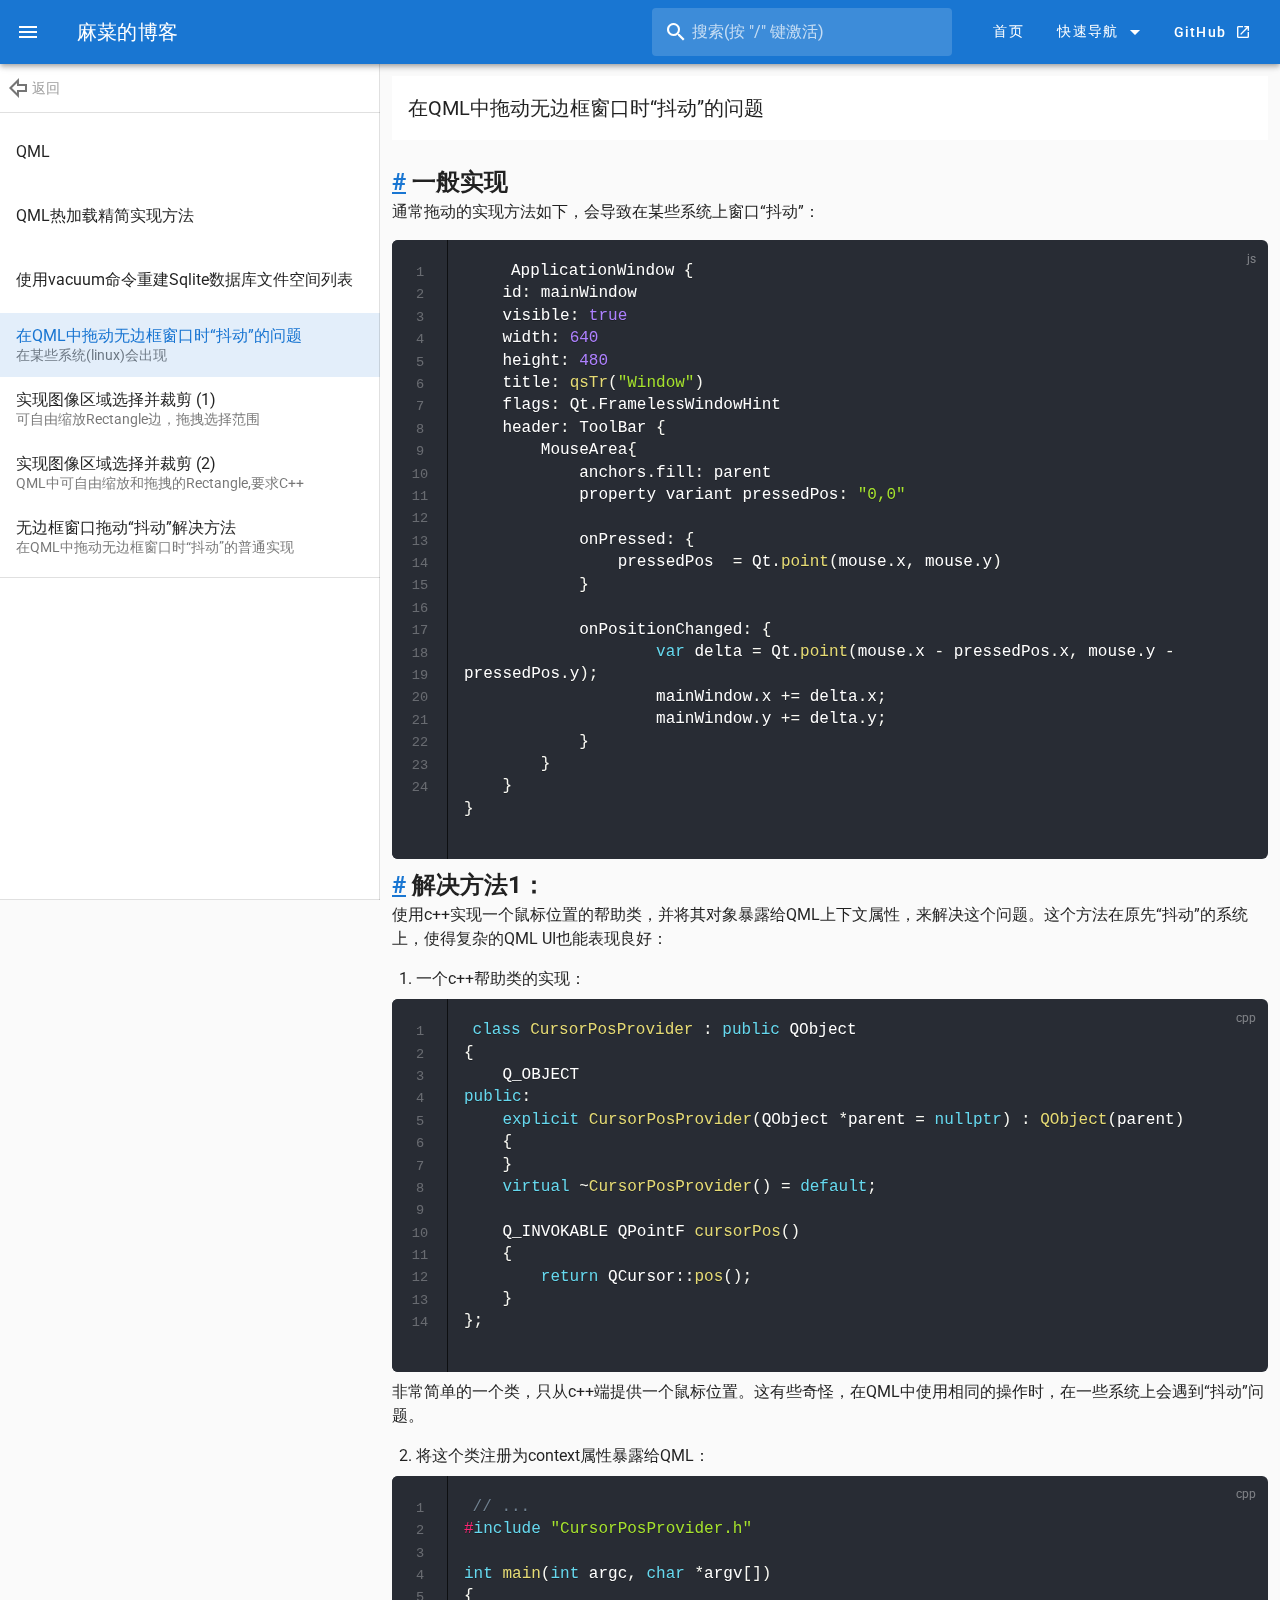
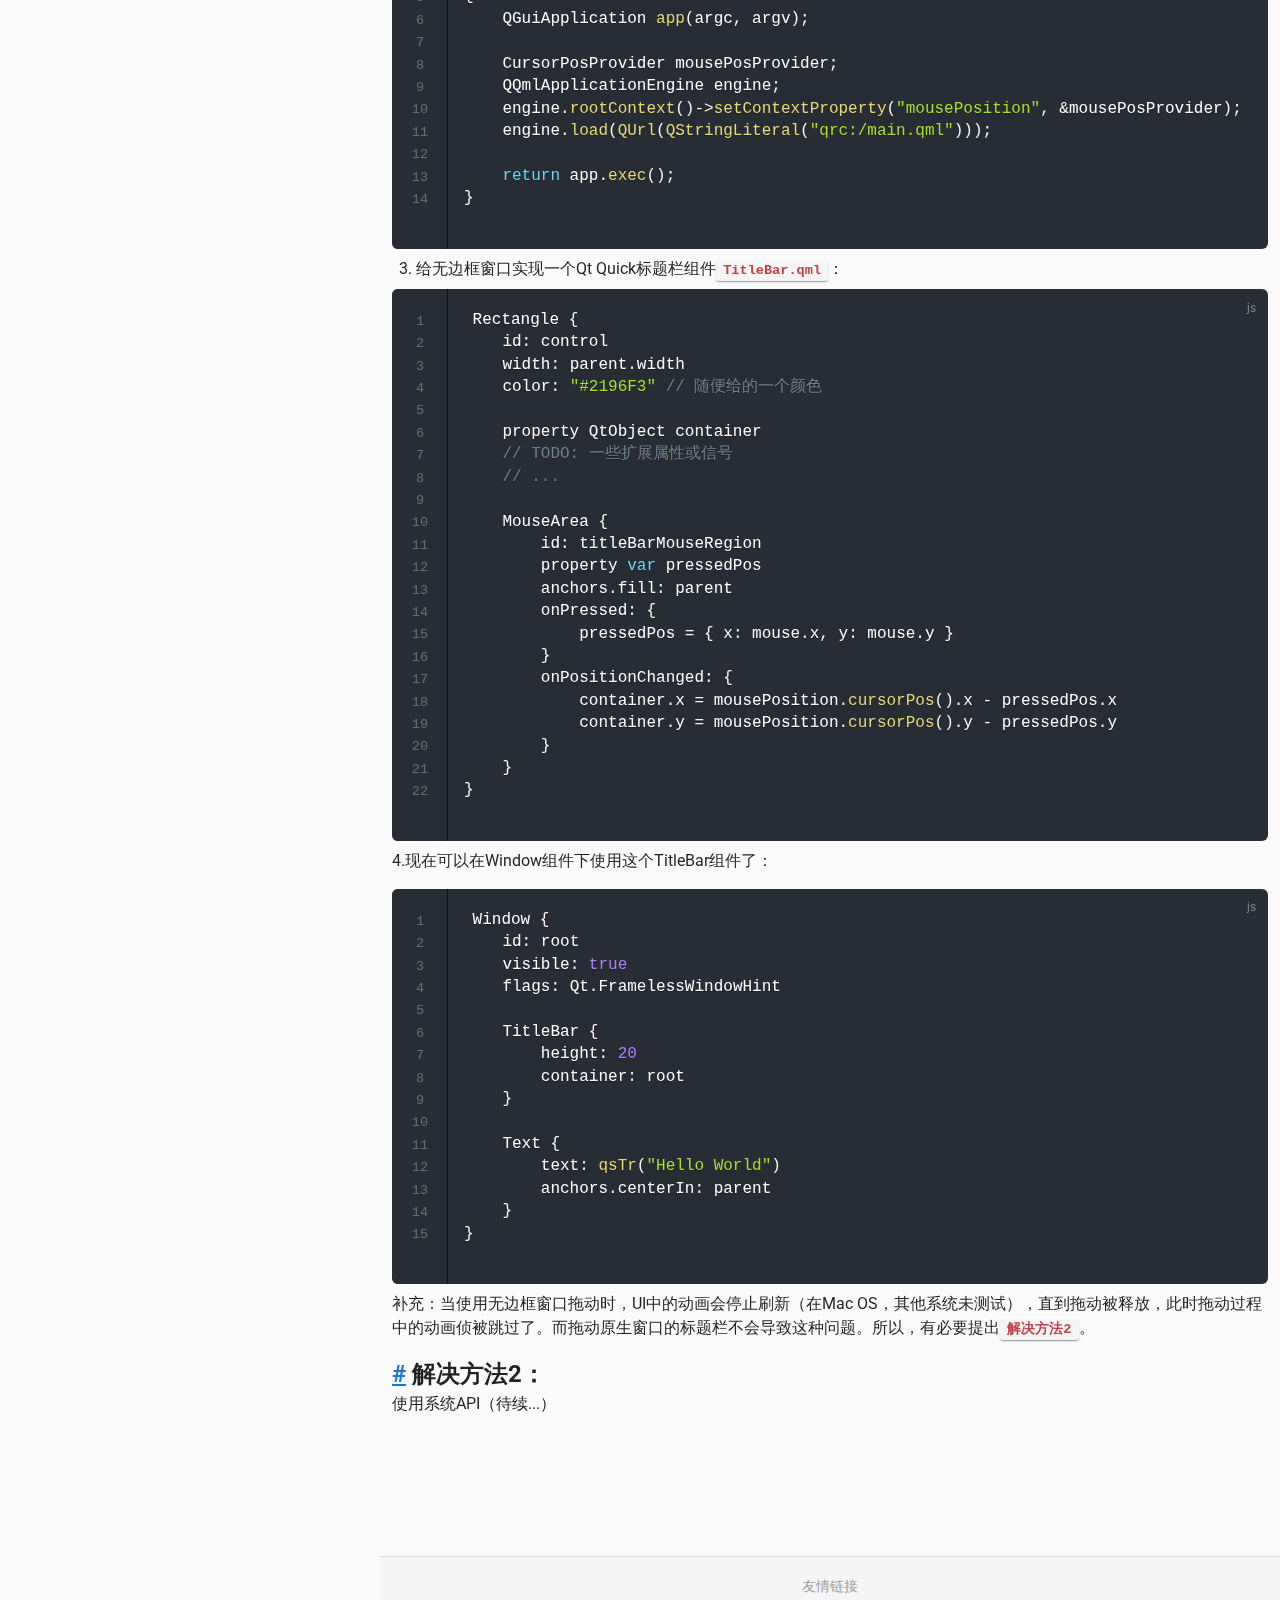
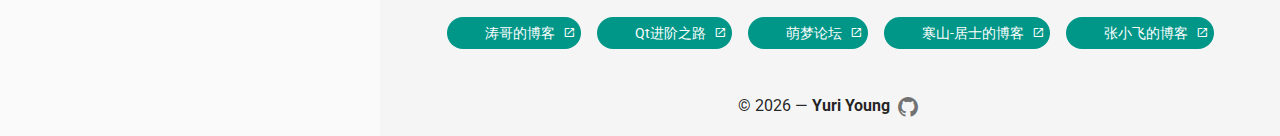
<file: articles/qml/dragging-frameless-window-jiggles-in-qml.html>
<!DOCTYPE html>
<html lang="en-US">
  <head>
    <meta charset="utf-8">
    <meta name="viewport" content="width=device-width,initial-scale=1">
    <title>在QML中拖动无边框窗口时“抖动”的问题 | 麻菜的博客 - 学无止尽，专研先进技术</title>
    <meta name="description" content="c++,Qt5,QML,Qt Quick,Web,3DSMax,Unreal Engine 4等技术的开发,以及生物化学,粒子物理,核物理,量子力学,光学,热学,声学等科学理论知识学习研究">
    <meta name="viewport" content="width=device-width, initial-scale=1, maximum-scale=1, user-scalable=no, minimal-ui">
  <link rel="shortcut icon" href="/favicon.ico">
  <link rel="stylesheet" href="https://fonts.googleapis.com/css?family=Roboto:100,300,400,500,700,900|Material+Icons">
    
    <link rel="preload" href="/assets/css/0.styles.120c5b57.css" as="style"><link rel="preload" href="/assets/js/app.a04bd30c.js" as="script"><link rel="preload" href="/assets/js/24.00753ba1.js" as="script"><link rel="preload" href="/assets/js/2.b099d1a5.js" as="script"><link rel="preload" href="/assets/js/7.3e58db81.js" as="script"><link rel="preload" href="/assets/js/6.2b31397e.js" as="script"><link rel="preload" href="/assets/js/8.0b1783e5.js" as="script"><link rel="preload" href="/assets/js/17.f9dc729d.js" as="script"><link rel="preload" href="/assets/js/13.c599d64e.js" as="script"><link rel="preload" href="/assets/js/28.3f961f10.js" as="script"><link rel="preload" href="/assets/js/11.6049ec15.js" as="script"><link rel="preload" href="/assets/js/4.b8ad457b.js" as="script"><link rel="preload" href="/assets/js/3.a1845274.js" as="script"><link rel="prefetch" href="/assets/js/1.d1d98b20.js"><link rel="prefetch" href="/assets/js/10.294b3a3a.js"><link rel="prefetch" href="/assets/js/12.6da0e6a2.js"><link rel="prefetch" href="/assets/js/14.6b344f16.js"><link rel="prefetch" href="/assets/js/16.b61a00eb.js"><link rel="prefetch" href="/assets/js/18.277ce043.js"><link rel="prefetch" href="/assets/js/19.6aaa454d.js"><link rel="prefetch" href="/assets/js/20.72754453.js"><link rel="prefetch" href="/assets/js/21.d2bb4227.js"><link rel="prefetch" href="/assets/js/22.b8b50a33.js"><link rel="prefetch" href="/assets/js/23.0b690dd8.js"><link rel="prefetch" href="/assets/js/25.4e0e6363.js"><link rel="prefetch" href="/assets/js/26.87d1b8fe.js"><link rel="prefetch" href="/assets/js/27.9ee61173.js"><link rel="prefetch" href="/assets/js/29.f6cca8f3.js"><link rel="prefetch" href="/assets/js/30.4d208019.js"><link rel="prefetch" href="/assets/js/31.be65646e.js"><link rel="prefetch" href="/assets/js/32.70f686d2.js"><link rel="prefetch" href="/assets/js/33.4c50a637.js"><link rel="prefetch" href="/assets/js/34.3c4acd62.js"><link rel="prefetch" href="/assets/js/35.b91b12c1.js"><link rel="prefetch" href="/assets/js/36.a3d916ad.js"><link rel="prefetch" href="/assets/js/37.40712f5d.js"><link rel="prefetch" href="/assets/js/38.214bbaa6.js"><link rel="prefetch" href="/assets/js/5.8065acb2.js"><link rel="prefetch" href="/assets/js/9.8c76095d.js">
    <link rel="stylesheet" href="/assets/css/0.styles.120c5b57.css">
  </head>
  <body>
    <div id="app" data-server-rendered="true"><div data-app="true" id="app" class="v-application v-application--is-ltr theme--light" data-v-226a0c77><div class="v-application--wrap"><header class="v-sheet v-sheet--tile theme--dark v-toolbar v-app-bar v-app-bar--clipped v-app-bar--fixed primary" style="height:64px;margin-top:0px;transform:translateY(0px);left:0px;right:0px;" data-v-57ca87a5 data-v-226a0c77><div class="v-toolbar__content" style="height:64px;"><button type="button" class="v-app-bar__nav-icon v-btn v-btn--flat v-btn--icon v-btn--round theme--dark v-size--default" data-v-57ca87a5><span class="v-btn__content"><i aria-hidden="true" class="v-icon notranslate mdi mdi-menu theme--dark" data-v-57ca87a5></i></span></button> <a href="/" class="router-link-active" data-v-0bc96f30 data-v-57ca87a5><button type="button" class="white--text title hidden-sm-and-down v-btn v-btn--flat v-btn--text theme--dark v-size--x-large" data-v-0bc96f30><span class="v-btn__content">麻菜的博客</span></button></a> <div class="spacer" data-v-57ca87a5></div> <div class="v-responsive mr-0 mr-md-6 hidden-xs-only" style="max-width:300px;" data-v-0147d7ba data-v-57ca87a5><div class="v-responsive__content"><div class="v-menu" data-v-0147d7ba><div class="v-input hidden-sm-and-down v-input--hide-details theme--dark v-text-field v-text-field--single-line v-text-field--solo v-text-field--solo-inverted v-text-field--solo-flat v-text-field--enclosed" data-v-0147d7ba><div class="v-input__control"><div class="v-input__slot"><div class="v-input__prepend-inner"><div class="v-input__icon v-input__icon--prepend-inner"><i aria-hidden="true" class="v-icon notranslate mdi mdi-magnify theme--dark"></i></div></div><div class="v-text-field__slot"><label for="search" class="v-label theme--dark" style="left:0px;right:auto;position:absolute;">搜索(按 &quot;/&quot; 键激活)</label><input autocomplete="off" id="search" type="text" value=""></div></div></div></div><div data-v-0147d7ba="" role="menu" class="v-menu__content theme--light " style="max-height:auto;min-width:0px;max-width:auto;top:12px;left:0px;transform-origin:top left;z-index:0;display:none;"></div></div></div></div> <a href="/" class="v-btn v-btn--flat v-btn--router v-btn--text theme--dark v-size--default" data-v-57ca87a5><span class="v-btn__content">首页</span></a> <div class="v-menu" data-v-59452aff data-v-57ca87a5><button type="button" class="v-btn v-btn--flat v-btn--text theme--dark v-size--default" data-v-59452aff><span class="v-btn__content">
            快速导航
            <i aria-hidden="true" class="v-icon notranslate v-icon--right mdi mdi-menu-down theme--dark" data-v-59452aff></i></span></button><div data-v-59452aff="" role="menu" class="v-menu__content theme--light " style="max-height:calc(100% - 16px);min-width:0px;max-width:auto;top:12px;left:12px;transform-origin:top left;z-index:0;display:none;"></div></div> <a href="https://github.com/yuriyoung" target="_blank" class="text-capitalize v-btn v-btn--flat v-btn--text theme--dark v-size--default" data-v-57ca87a5><span class="v-btn__content">
        GitHub<i aria-hidden="true" class="v-icon notranslate v-icon--right mdi mdi-open-in-new theme--dark" style="font-size:16px;" data-v-57ca87a5></i></span></a></div></header> <div class="pb-12" data-v-4d73078d data-v-226a0c77 data-v-226a0c77><nav class="v-navigation-drawer v-navigation-drawer--close v-navigation-drawer--fixed v-navigation-drawer--is-mobile theme--light" style="height:100vh;top:0px;transform:translateX(-100%);width:380px;" data-v-75e69a68 data-v-4d73078d><div class="v-navigation-drawer__prepend"><header class="v-sheet v-sheet--tile theme--light v-toolbar v-toolbar--dense v-toolbar--flat" style="height:48px;" data-v-4d73078d><div class="v-toolbar__content" style="height:48px;"><a href="/" class="v-btn v-btn--flat v-btn--icon v-btn--round v-btn--router theme--light v-size--small" data-v-4d73078d><span class="v-btn__content"><i aria-hidden="true" class="v-icon notranslate mdi mdi-arrow-left-bold-outline theme--light" data-v-4d73078d></i></span></a> <span class="grey--text subtitle-2" data-v-4d73078d>返回</span> <div class="spacer" data-v-4d73078d></div></div></header> <hr role="separator" aria-orientation="horizontal" class="v-divider theme--light" data-v-75e69a68></div><div class="v-navigation-drawer__content">   <div class="v-list v-sheet v-sheet--tile theme--light v-list--two-line" data-v-7a9bafc5 data-v-4d73078d><div role="listbox" class="v-item-group theme--light v-list-item-group primary--text" data-v-7a9bafc5><a href="/articles/qml/" tabindex="0" class="v-list-item v-list-item--link v-list-item--selectable theme--light" data-v-7a9bafc5><div class="v-list-item__content" data-v-7a9bafc5><div class="v-list-item__title" data-v-7a9bafc5>QML</div> <div class="v-list-item__subtitle" data-v-7a9bafc5></div></div></a><a href="/articles/qml/qml-hot-reload.html" tabindex="0" class="v-list-item v-list-item--link v-list-item--selectable theme--light" data-v-7a9bafc5><div class="v-list-item__content" data-v-7a9bafc5><div class="v-list-item__title" data-v-7a9bafc5>QML热加载精简实现方法</div> <div class="v-list-item__subtitle" data-v-7a9bafc5></div></div></a><a href="/articles/qml/vacuum-command-rebuilds-the-sqlite-database-file.html" tabindex="0" class="v-list-item v-list-item--link v-list-item--selectable theme--light" data-v-7a9bafc5><div class="v-list-item__content" data-v-7a9bafc5><div class="v-list-item__title" data-v-7a9bafc5>使用vacuum命令重建Sqlite数据库文件空间列表</div> <div class="v-list-item__subtitle" data-v-7a9bafc5></div></div></a><a href="/articles/qml/dragging-frameless-window-jiggles-in-qml.html" tabindex="0" class="v-item--active v-list-item--active v-list-item v-list-item--link v-list-item--selectable theme--light" data-v-7a9bafc5><div class="v-list-item__content" data-v-7a9bafc5><div class="v-list-item__title" data-v-7a9bafc5>在QML中拖动无边框窗口时“抖动”的问题</div> <div class="v-list-item__subtitle" data-v-7a9bafc5>在某些系统(linux)会出现</div></div></a><a href="/articles/qml/resizable-borders-of-Rectangle-to-selection-rect-for-crop-image.html" tabindex="0" class="v-list-item v-list-item--link v-list-item--selectable theme--light" data-v-7a9bafc5><div class="v-list-item__content" data-v-7a9bafc5><div class="v-list-item__title" data-v-7a9bafc5>实现图像区域选择并裁剪 (1)</div> <div class="v-list-item__subtitle" data-v-7a9bafc5>可自由缩放Rectangle边，拖拽选择范围</div></div></a><a href="/articles/qml/image-area-selection-and-crop-in-qml.html" tabindex="0" class="v-list-item v-list-item--link v-list-item--selectable theme--light" data-v-7a9bafc5><div class="v-list-item__content" data-v-7a9bafc5><div class="v-list-item__title" data-v-7a9bafc5>实现图像区域选择并裁剪 (2)</div> <div class="v-list-item__subtitle" data-v-7a9bafc5>QML中可自由缩放和拖拽的Rectangle,要求C++</div></div></a><a href="/articles/qml/dragging-jiggles.html" tabindex="0" class="v-list-item v-list-item--link v-list-item--selectable theme--light" data-v-7a9bafc5><div class="v-list-item__content" data-v-7a9bafc5><div class="v-list-item__title" data-v-7a9bafc5>无边框窗口拖动“抖动”解决方法</div> <div class="v-list-item__subtitle" data-v-7a9bafc5>在QML中拖动无边框窗口时“抖动”的普通实现</div></div></a></div></div> <hr role="separator" aria-orientation="horizontal" class="v-divider theme--light" data-v-75e69a68></div><div class="v-navigation-drawer__append"><hr role="separator" aria-orientation="horizontal" class="v-divider theme--light" data-v-75e69a68> </div><div class="v-navigation-drawer__border"></div></nav> <main class="v-content" style="padding-top:64px;padding-right:0px;padding-bottom:0px;padding-left:0px;" data-v-4d73078d><div class="v-content__wrap"><div class="v-responsive mx-auto overflow-visible" style="max-width:1024px;" data-v-4d73078d><div class="v-responsive__content"><div class="container" data-v-4d73078d><div class="v-responsive overflow-visible" style="min-height:90vh;" data-v-4d73078d><div class="v-responsive__content"><div data-v-4d73078d><header class="v-sheet v-sheet--tile theme--light v-toolbar v-toolbar--flat" style="height:64px;"><div class="v-toolbar__content" style="height:64px;"><div class="v-toolbar__title">
            在QML中拖动无边框窗口时“抖动”的问题
        </div></div></header> <div class="pb-6"></div> <div class="content__default"><h2 id="一般实现"><a href="#一般实现" class="header-anchor">#</a> 一般实现</h2> <p>通常拖动的实现方法如下，会导致在某些系统上窗口“抖动”：</p> <div class="language-js line-numbers-mode"><pre class="language-js"><code>    ApplicationWindow <span class="token punctuation">{</span>
    id<span class="token punctuation">:</span> mainWindow
    visible<span class="token punctuation">:</span> <span class="token boolean">true</span>
    width<span class="token punctuation">:</span> <span class="token number">640</span>
    height<span class="token punctuation">:</span> <span class="token number">480</span>
    title<span class="token punctuation">:</span> <span class="token function">qsTr</span><span class="token punctuation">(</span><span class="token string">&quot;Window&quot;</span><span class="token punctuation">)</span>
    flags<span class="token punctuation">:</span> Qt<span class="token punctuation">.</span>FramelessWindowHint
    header<span class="token punctuation">:</span> ToolBar <span class="token punctuation">{</span>
        MouseArea<span class="token punctuation">{</span>
            anchors<span class="token punctuation">.</span>fill<span class="token punctuation">:</span> parent
            property variant pressedPos<span class="token punctuation">:</span> <span class="token string">&quot;0,0&quot;</span>

            onPressed<span class="token punctuation">:</span> <span class="token punctuation">{</span>
                pressedPos  <span class="token operator">=</span> Qt<span class="token punctuation">.</span><span class="token function">point</span><span class="token punctuation">(</span>mouse<span class="token punctuation">.</span>x<span class="token punctuation">,</span> mouse<span class="token punctuation">.</span>y<span class="token punctuation">)</span>
            <span class="token punctuation">}</span>

            onPositionChanged<span class="token punctuation">:</span> <span class="token punctuation">{</span>
                    <span class="token keyword">var</span> delta <span class="token operator">=</span> Qt<span class="token punctuation">.</span><span class="token function">point</span><span class="token punctuation">(</span>mouse<span class="token punctuation">.</span>x <span class="token operator">-</span> pressedPos<span class="token punctuation">.</span>x<span class="token punctuation">,</span> mouse<span class="token punctuation">.</span>y <span class="token operator">-</span> pressedPos<span class="token punctuation">.</span>y<span class="token punctuation">)</span><span class="token punctuation">;</span>
                    mainWindow<span class="token punctuation">.</span>x <span class="token operator">+=</span> delta<span class="token punctuation">.</span>x<span class="token punctuation">;</span>
                    mainWindow<span class="token punctuation">.</span>y <span class="token operator">+=</span> delta<span class="token punctuation">.</span>y<span class="token punctuation">;</span>
            <span class="token punctuation">}</span>
        <span class="token punctuation">}</span>
    <span class="token punctuation">}</span>
<span class="token punctuation">}</span>
</code></pre> <div class="line-numbers-wrapper"><span class="line-number">1</span><br><span class="line-number">2</span><br><span class="line-number">3</span><br><span class="line-number">4</span><br><span class="line-number">5</span><br><span class="line-number">6</span><br><span class="line-number">7</span><br><span class="line-number">8</span><br><span class="line-number">9</span><br><span class="line-number">10</span><br><span class="line-number">11</span><br><span class="line-number">12</span><br><span class="line-number">13</span><br><span class="line-number">14</span><br><span class="line-number">15</span><br><span class="line-number">16</span><br><span class="line-number">17</span><br><span class="line-number">18</span><br><span class="line-number">19</span><br><span class="line-number">20</span><br><span class="line-number">21</span><br><span class="line-number">22</span><br><span class="line-number">23</span><br><span class="line-number">24</span><br></div></div><h2 id="解决方法1："><a href="#解决方法1：" class="header-anchor">#</a> 解决方法1：</h2> <p>使用c++实现一个鼠标位置的帮助类，并将其对象暴露给QML上下文属性，来解决这个问题。这个方法在原先“抖动”的系统上，使得复杂的QML UI也能表现良好：</p> <ol><li>一个c++帮助类的实现：</li></ol> <div class="language-cpp line-numbers-mode"><pre class="language-cpp"><code><span class="token keyword">class</span> <span class="token class-name">CursorPosProvider</span> <span class="token operator">:</span> <span class="token keyword">public</span> QObject
<span class="token punctuation">{</span>
    Q_OBJECT
<span class="token keyword">public</span><span class="token operator">:</span>
    <span class="token keyword">explicit</span> <span class="token function">CursorPosProvider</span><span class="token punctuation">(</span>QObject <span class="token operator">*</span>parent <span class="token operator">=</span> <span class="token keyword">nullptr</span><span class="token punctuation">)</span> <span class="token operator">:</span> <span class="token function">QObject</span><span class="token punctuation">(</span>parent<span class="token punctuation">)</span>
    <span class="token punctuation">{</span>
    <span class="token punctuation">}</span>
    <span class="token keyword">virtual</span> <span class="token operator">~</span><span class="token function">CursorPosProvider</span><span class="token punctuation">(</span><span class="token punctuation">)</span> <span class="token operator">=</span> <span class="token keyword">default</span><span class="token punctuation">;</span>

    Q_INVOKABLE QPointF <span class="token function">cursorPos</span><span class="token punctuation">(</span><span class="token punctuation">)</span>
    <span class="token punctuation">{</span>
        <span class="token keyword">return</span> QCursor<span class="token operator">::</span><span class="token function">pos</span><span class="token punctuation">(</span><span class="token punctuation">)</span><span class="token punctuation">;</span>
    <span class="token punctuation">}</span>
<span class="token punctuation">}</span><span class="token punctuation">;</span>
</code></pre> <div class="line-numbers-wrapper"><span class="line-number">1</span><br><span class="line-number">2</span><br><span class="line-number">3</span><br><span class="line-number">4</span><br><span class="line-number">5</span><br><span class="line-number">6</span><br><span class="line-number">7</span><br><span class="line-number">8</span><br><span class="line-number">9</span><br><span class="line-number">10</span><br><span class="line-number">11</span><br><span class="line-number">12</span><br><span class="line-number">13</span><br><span class="line-number">14</span><br></div></div><p>非常简单的一个类，只从c++端提供一个鼠标位置。这有些奇怪，在QML中使用相同的操作时，在一些系统上会遇到“抖动”问题。</p> <ol start="2"><li>将这个类注册为context属性暴露给QML：</li></ol> <div class="language-cpp line-numbers-mode"><pre class="language-cpp"><code><span class="token comment">// ...</span>
<span class="token macro property">#<span class="token directive keyword">include</span> <span class="token string">&quot;CursorPosProvider.h&quot;</span></span>

<span class="token keyword">int</span> <span class="token function">main</span><span class="token punctuation">(</span><span class="token keyword">int</span> argc<span class="token punctuation">,</span> <span class="token keyword">char</span> <span class="token operator">*</span>argv<span class="token punctuation">[</span><span class="token punctuation">]</span><span class="token punctuation">)</span>
<span class="token punctuation">{</span>
    QGuiApplication <span class="token function">app</span><span class="token punctuation">(</span>argc<span class="token punctuation">,</span> argv<span class="token punctuation">)</span><span class="token punctuation">;</span>

    CursorPosProvider mousePosProvider<span class="token punctuation">;</span> 
    QQmlApplicationEngine engine<span class="token punctuation">;</span>
    engine<span class="token punctuation">.</span><span class="token function">rootContext</span><span class="token punctuation">(</span><span class="token punctuation">)</span><span class="token operator">-&gt;</span><span class="token function">setContextProperty</span><span class="token punctuation">(</span><span class="token string">&quot;mousePosition&quot;</span><span class="token punctuation">,</span> <span class="token operator">&amp;</span>mousePosProvider<span class="token punctuation">)</span><span class="token punctuation">;</span>
    engine<span class="token punctuation">.</span><span class="token function">load</span><span class="token punctuation">(</span><span class="token function">QUrl</span><span class="token punctuation">(</span><span class="token function">QStringLiteral</span><span class="token punctuation">(</span><span class="token string">&quot;qrc:/main.qml&quot;</span><span class="token punctuation">)</span><span class="token punctuation">)</span><span class="token punctuation">)</span><span class="token punctuation">;</span>

    <span class="token keyword">return</span> app<span class="token punctuation">.</span><span class="token function">exec</span><span class="token punctuation">(</span><span class="token punctuation">)</span><span class="token punctuation">;</span>
<span class="token punctuation">}</span>
</code></pre> <div class="line-numbers-wrapper"><span class="line-number">1</span><br><span class="line-number">2</span><br><span class="line-number">3</span><br><span class="line-number">4</span><br><span class="line-number">5</span><br><span class="line-number">6</span><br><span class="line-number">7</span><br><span class="line-number">8</span><br><span class="line-number">9</span><br><span class="line-number">10</span><br><span class="line-number">11</span><br><span class="line-number">12</span><br><span class="line-number">13</span><br><span class="line-number">14</span><br></div></div><ol start="3"><li>给无边框窗口实现一个Qt Quick标题栏组件<code>TitleBar.qml</code>：</li></ol> <div class="language-js line-numbers-mode"><pre class="language-js"><code>Rectangle <span class="token punctuation">{</span>
    id<span class="token punctuation">:</span> control
    width<span class="token punctuation">:</span> parent<span class="token punctuation">.</span>width
    color<span class="token punctuation">:</span> <span class="token string">&quot;#2196F3&quot;</span> <span class="token comment">// 随便给的一个颜色</span>

    property QtObject container
    <span class="token comment">// TODO: 一些扩展属性或信号</span>
    <span class="token comment">// ...</span>

    MouseArea <span class="token punctuation">{</span>
        id<span class="token punctuation">:</span> titleBarMouseRegion
        property <span class="token keyword">var</span> pressedPos
        anchors<span class="token punctuation">.</span>fill<span class="token punctuation">:</span> parent
        onPressed<span class="token punctuation">:</span> <span class="token punctuation">{</span>
            pressedPos <span class="token operator">=</span> <span class="token punctuation">{</span> x<span class="token punctuation">:</span> mouse<span class="token punctuation">.</span>x<span class="token punctuation">,</span> y<span class="token punctuation">:</span> mouse<span class="token punctuation">.</span>y <span class="token punctuation">}</span>
        <span class="token punctuation">}</span>
        onPositionChanged<span class="token punctuation">:</span> <span class="token punctuation">{</span>
            container<span class="token punctuation">.</span>x <span class="token operator">=</span> mousePosition<span class="token punctuation">.</span><span class="token function">cursorPos</span><span class="token punctuation">(</span><span class="token punctuation">)</span><span class="token punctuation">.</span>x <span class="token operator">-</span> pressedPos<span class="token punctuation">.</span>x
            container<span class="token punctuation">.</span>y <span class="token operator">=</span> mousePosition<span class="token punctuation">.</span><span class="token function">cursorPos</span><span class="token punctuation">(</span><span class="token punctuation">)</span><span class="token punctuation">.</span>y <span class="token operator">-</span> pressedPos<span class="token punctuation">.</span>y
        <span class="token punctuation">}</span>
    <span class="token punctuation">}</span>
<span class="token punctuation">}</span>
</code></pre> <div class="line-numbers-wrapper"><span class="line-number">1</span><br><span class="line-number">2</span><br><span class="line-number">3</span><br><span class="line-number">4</span><br><span class="line-number">5</span><br><span class="line-number">6</span><br><span class="line-number">7</span><br><span class="line-number">8</span><br><span class="line-number">9</span><br><span class="line-number">10</span><br><span class="line-number">11</span><br><span class="line-number">12</span><br><span class="line-number">13</span><br><span class="line-number">14</span><br><span class="line-number">15</span><br><span class="line-number">16</span><br><span class="line-number">17</span><br><span class="line-number">18</span><br><span class="line-number">19</span><br><span class="line-number">20</span><br><span class="line-number">21</span><br><span class="line-number">22</span><br></div></div><p>4.现在可以在Window组件下使用这个TitleBar组件了：</p> <div class="language-js line-numbers-mode"><pre class="language-js"><code>Window <span class="token punctuation">{</span>
    id<span class="token punctuation">:</span> root
    visible<span class="token punctuation">:</span> <span class="token boolean">true</span>
    flags<span class="token punctuation">:</span> Qt<span class="token punctuation">.</span>FramelessWindowHint

    TitleBar <span class="token punctuation">{</span>
        height<span class="token punctuation">:</span> <span class="token number">20</span>
        container<span class="token punctuation">:</span> root
    <span class="token punctuation">}</span>

    Text <span class="token punctuation">{</span>
        text<span class="token punctuation">:</span> <span class="token function">qsTr</span><span class="token punctuation">(</span><span class="token string">&quot;Hello World&quot;</span><span class="token punctuation">)</span>
        anchors<span class="token punctuation">.</span>centerIn<span class="token punctuation">:</span> parent
    <span class="token punctuation">}</span>
<span class="token punctuation">}</span>
</code></pre> <div class="line-numbers-wrapper"><span class="line-number">1</span><br><span class="line-number">2</span><br><span class="line-number">3</span><br><span class="line-number">4</span><br><span class="line-number">5</span><br><span class="line-number">6</span><br><span class="line-number">7</span><br><span class="line-number">8</span><br><span class="line-number">9</span><br><span class="line-number">10</span><br><span class="line-number">11</span><br><span class="line-number">12</span><br><span class="line-number">13</span><br><span class="line-number">14</span><br><span class="line-number">15</span><br></div></div><p>补充：当使用无边框窗口拖动时，UI中的动画会停止刷新（在Mac OS，其他系统未测试），直到拖动被释放，此时拖动过程中的动画侦被跳过了。而拖动原生窗口的标题栏不会导致这种问题。所以，有必要提出<code>解决方法2</code>。</p> <h2 id="解决方法2："><a href="#解决方法2：" class="header-anchor">#</a> 解决方法2：</h2> <p>使用系统API（待续...）</p></div> <!----></div></div></div></div></div></div></div></main></div> <main class="v-content" style="padding-top:64px;padding-right:0px;padding-bottom:0px;padding-left:0px;" data-v-a20e1186 data-v-226a0c77><div class="v-content__wrap"><hr role="separator" aria-orientation="horizontal" class="v-divider theme--light" data-v-a20e1186> <footer class="v-footer v-sheet v-sheet--tile theme--light" data-v-a20e1186><div class="container" data-v-abe47414 data-v-abe47414 data-v-a20e1186><div class="text-center grey--text subtitle-2" data-v-abe47414>友情链接</div> <div class="col col-12" data-v-abe47414 data-v-abe47414><div class="row align-center justify-center" data-v-abe47414 data-v-abe47414><span class="v-tooltip v-tooltip--top" data-v-abe47414><div data-v-abe47414="" class="v-tooltip__content" style="left:0px;max-width:auto;opacity:0;top:12px;z-index:0;display:none;"></div><a href="https://jaredtao.github.io" target="_blank" draggable="false" dense="" class="ma-2 v-chip v-chip--clickable v-chip--link theme--dark v-size--default teal" data-v-abe47414><span class="v-chip__content"><div class="v-avatar v-avatar--left" style="height:48px;min-width:48px;width:48px;" data-v-abe47414><div class="v-responsive v-image" data-v-abe47414><div class="v-image__image v-image__image--preload v-image__image--cover" style="background-image:;background-position:center center;"></div><div class="v-responsive__content"></div></div></div>
                            涛哥的博客
                            <i aria-hidden="true" class="v-icon notranslate v-icon--right mdi mdi-open-in-new theme--dark" style="font-size:12px;" data-v-abe47414></i></span></a></span><span class="v-tooltip v-tooltip--top" data-v-abe47414><div data-v-abe47414="" class="v-tooltip__content" style="left:0px;max-width:auto;opacity:0;top:12px;z-index:0;display:none;"></div><a href="https://zhuanlan.zhihu.com/TaoQt" target="_blank" draggable="false" dense="" class="ma-2 v-chip v-chip--clickable v-chip--link theme--dark v-size--default teal" data-v-abe47414><span class="v-chip__content"><div class="v-avatar v-avatar--left" style="height:48px;min-width:48px;width:48px;" data-v-abe47414><div class="v-responsive v-image" data-v-abe47414><div class="v-image__image v-image__image--preload v-image__image--cover" style="background-image:;background-position:center center;"></div><div class="v-responsive__content"></div></div></div>
                            Qt进阶之路
                            <i aria-hidden="true" class="v-icon notranslate v-icon--right mdi mdi-open-in-new theme--dark" style="font-size:12px;" data-v-abe47414></i></span></a></span><span class="v-tooltip v-tooltip--top" data-v-abe47414><div data-v-abe47414="" class="v-tooltip__content" style="left:0px;max-width:auto;opacity:0;top:12px;z-index:0;display:none;"></div><a href="https://qtdream.com" target="_blank" draggable="false" dense="" class="ma-2 v-chip v-chip--clickable v-chip--link theme--dark v-size--default teal" data-v-abe47414><span class="v-chip__content"><div class="v-avatar v-avatar--left" style="height:48px;min-width:48px;width:48px;" data-v-abe47414><div class="v-responsive v-image" data-v-abe47414><div class="v-image__image v-image__image--preload v-image__image--cover" style="background-image:;background-position:center center;"></div><div class="v-responsive__content"></div></div></div>
                            萌梦论坛
                            <i aria-hidden="true" class="v-icon notranslate v-icon--right mdi mdi-open-in-new theme--dark" style="font-size:12px;" data-v-abe47414></i></span></a></span><span class="v-tooltip v-tooltip--top" data-v-abe47414><div data-v-abe47414="" class="v-tooltip__content" style="left:0px;max-width:auto;opacity:0;top:12px;z-index:0;display:none;"></div><a href="https://www.heilqt.com" target="_blank" draggable="false" dense="" class="ma-2 v-chip v-chip--clickable v-chip--link theme--dark v-size--default teal" data-v-abe47414><span class="v-chip__content"><div class="v-avatar v-avatar--left" style="height:48px;min-width:48px;width:48px;" data-v-abe47414><div class="v-responsive v-image" data-v-abe47414><div class="v-image__image v-image__image--preload v-image__image--cover" style="background-image:;background-position:center center;"></div><div class="v-responsive__content"></div></div></div>
                            寒山-居士的博客
                            <i aria-hidden="true" class="v-icon notranslate v-icon--right mdi mdi-open-in-new theme--dark" style="font-size:12px;" data-v-abe47414></i></span></a></span><span class="v-tooltip v-tooltip--top" data-v-abe47414><div data-v-abe47414="" class="v-tooltip__content" style="left:0px;max-width:auto;opacity:0;top:12px;z-index:0;display:none;"></div><a href="http://www.cryfeifei.cn" target="_blank" draggable="false" dense="" class="ma-2 v-chip v-chip--clickable v-chip--link theme--dark v-size--default teal" data-v-abe47414><span class="v-chip__content"><div class="v-avatar v-avatar--left" style="height:48px;min-width:48px;width:48px;" data-v-abe47414><div class="v-responsive v-image" data-v-abe47414><div class="v-image__image v-image__image--preload v-image__image--cover" style="background-image:;background-position:center center;"></div><div class="v-responsive__content"></div></div></div>
                            张小飞的博客
                            <i aria-hidden="true" class="v-icon notranslate v-icon--right mdi mdi-open-in-new theme--dark" style="font-size:12px;" data-v-abe47414></i></span></a></span></div></div></div> <div class="text-center col col-12" data-v-a20e1186><span data-v-a20e1186>© 2019 — <strong data-v-a20e1186>Yuri Young</strong></span> <a href="https://github.com/yuriyoung" target="_blank" class="v-btn v-btn--flat v-btn--icon v-btn--round theme--light v-size--small" data-v-a20e1186><span class="v-btn__content"><i aria-hidden="true" class="v-icon notranslate mdi mdi-github-circle theme--light" data-v-a20e1186></i></span></a></div></footer></div></main> <button type="button" title="Scroll to top" aria-label="Scroll to top" class="v-btn v-btn--bottom v-btn--contained v-btn--fab v-btn--fixed v-btn--right v-btn--round theme--dark v-size--default pink" style="display:none;" data-v-0daec80c data-v-0daec80c data-v-226a0c77><span class="v-btn__content"><i aria-hidden="true" class="v-icon notranslate mdi mdi-chevron-up theme--dark" data-v-0daec80c></i></span></button></div></div><div class="global-ui"></div></div>
    <script src="/assets/js/app.a04bd30c.js" defer></script><script src="/assets/js/24.00753ba1.js" defer></script><script src="/assets/js/2.b099d1a5.js" defer></script><script src="/assets/js/7.3e58db81.js" defer></script><script src="/assets/js/6.2b31397e.js" defer></script><script src="/assets/js/8.0b1783e5.js" defer></script><script src="/assets/js/17.f9dc729d.js" defer></script><script src="/assets/js/13.c599d64e.js" defer></script><script src="/assets/js/28.3f961f10.js" defer></script><script src="/assets/js/11.6049ec15.js" defer></script><script src="/assets/js/4.b8ad457b.js" defer></script><script src="/assets/js/3.a1845274.js" defer></script>
    <script>
      var _hmt = _hmt || [];
      (function() {
        var hm = document.createElement("script");
        hm.src = "https://hm.baidu.com/hm.js?67cfceeef119a8accf51c7c87e0fa067";
        var s = document.getElementsByTagName("script")[0]; 
        s.parentNode.insertBefore(hm, s);
      })();

      (function() {
        var hm = document.createElement("script");
        hm.src = "https://hm.baidu.com/hm.js?3dd88b8a3279675ebd83ecae11016bc1";
        var s = document.getElementsByTagName("script")[0]; 
        s.parentNode.insertBefore(hm, s);
      })();
    </script>
  </body>
</html>
</file>
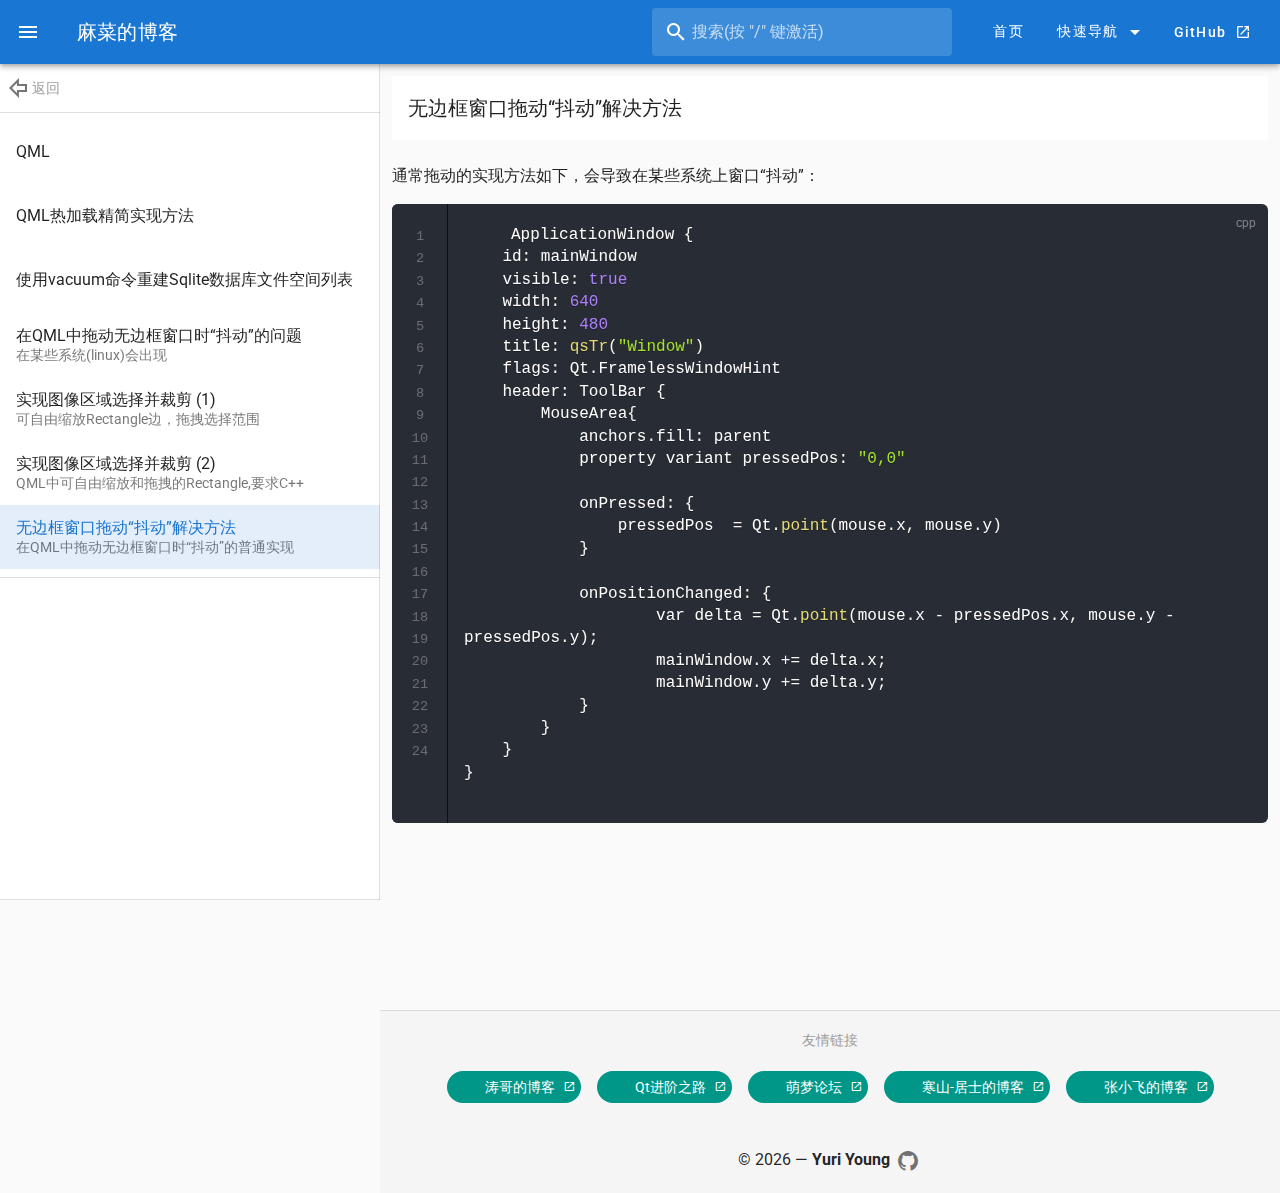
<file: articles/qml/dragging-jiggles.html>
<!DOCTYPE html>
<html lang="en-US">
  <head>
    <meta charset="utf-8">
    <meta name="viewport" content="width=device-width,initial-scale=1">
    <title>无边框窗口拖动“抖动”解决方法 | 麻菜的博客 - 学无止尽，专研先进技术</title>
    <meta name="description" content="在QML中拖动无边框窗口时“抖动”的普通实现">
    <meta name="viewport" content="width=device-width, initial-scale=1, maximum-scale=1, user-scalable=no, minimal-ui">
  <link rel="shortcut icon" href="/favicon.ico">
  <link rel="stylesheet" href="https://fonts.googleapis.com/css?family=Roboto:100,300,400,500,700,900|Material+Icons">
    
    <link rel="preload" href="/assets/css/0.styles.120c5b57.css" as="style"><link rel="preload" href="/assets/js/app.a04bd30c.js" as="script"><link rel="preload" href="/assets/js/24.00753ba1.js" as="script"><link rel="preload" href="/assets/js/2.b099d1a5.js" as="script"><link rel="preload" href="/assets/js/7.3e58db81.js" as="script"><link rel="preload" href="/assets/js/6.2b31397e.js" as="script"><link rel="preload" href="/assets/js/8.0b1783e5.js" as="script"><link rel="preload" href="/assets/js/17.f9dc729d.js" as="script"><link rel="preload" href="/assets/js/13.c599d64e.js" as="script"><link rel="preload" href="/assets/js/29.f6cca8f3.js" as="script"><link rel="preload" href="/assets/js/11.6049ec15.js" as="script"><link rel="preload" href="/assets/js/4.b8ad457b.js" as="script"><link rel="preload" href="/assets/js/3.a1845274.js" as="script"><link rel="prefetch" href="/assets/js/1.d1d98b20.js"><link rel="prefetch" href="/assets/js/10.294b3a3a.js"><link rel="prefetch" href="/assets/js/12.6da0e6a2.js"><link rel="prefetch" href="/assets/js/14.6b344f16.js"><link rel="prefetch" href="/assets/js/16.b61a00eb.js"><link rel="prefetch" href="/assets/js/18.277ce043.js"><link rel="prefetch" href="/assets/js/19.6aaa454d.js"><link rel="prefetch" href="/assets/js/20.72754453.js"><link rel="prefetch" href="/assets/js/21.d2bb4227.js"><link rel="prefetch" href="/assets/js/22.b8b50a33.js"><link rel="prefetch" href="/assets/js/23.0b690dd8.js"><link rel="prefetch" href="/assets/js/25.4e0e6363.js"><link rel="prefetch" href="/assets/js/26.87d1b8fe.js"><link rel="prefetch" href="/assets/js/27.9ee61173.js"><link rel="prefetch" href="/assets/js/28.3f961f10.js"><link rel="prefetch" href="/assets/js/30.4d208019.js"><link rel="prefetch" href="/assets/js/31.be65646e.js"><link rel="prefetch" href="/assets/js/32.70f686d2.js"><link rel="prefetch" href="/assets/js/33.4c50a637.js"><link rel="prefetch" href="/assets/js/34.3c4acd62.js"><link rel="prefetch" href="/assets/js/35.b91b12c1.js"><link rel="prefetch" href="/assets/js/36.a3d916ad.js"><link rel="prefetch" href="/assets/js/37.40712f5d.js"><link rel="prefetch" href="/assets/js/38.214bbaa6.js"><link rel="prefetch" href="/assets/js/5.8065acb2.js"><link rel="prefetch" href="/assets/js/9.8c76095d.js">
    <link rel="stylesheet" href="/assets/css/0.styles.120c5b57.css">
  </head>
  <body>
    <div id="app" data-server-rendered="true"><div data-app="true" id="app" class="v-application v-application--is-ltr theme--light" data-v-226a0c77><div class="v-application--wrap"><header class="v-sheet v-sheet--tile theme--dark v-toolbar v-app-bar v-app-bar--clipped v-app-bar--fixed primary" style="height:64px;margin-top:0px;transform:translateY(0px);left:0px;right:0px;" data-v-57ca87a5 data-v-226a0c77><div class="v-toolbar__content" style="height:64px;"><button type="button" class="v-app-bar__nav-icon v-btn v-btn--flat v-btn--icon v-btn--round theme--dark v-size--default" data-v-57ca87a5><span class="v-btn__content"><i aria-hidden="true" class="v-icon notranslate mdi mdi-menu theme--dark" data-v-57ca87a5></i></span></button> <a href="/" class="router-link-active" data-v-0bc96f30 data-v-57ca87a5><button type="button" class="white--text title hidden-sm-and-down v-btn v-btn--flat v-btn--text theme--dark v-size--x-large" data-v-0bc96f30><span class="v-btn__content">麻菜的博客</span></button></a> <div class="spacer" data-v-57ca87a5></div> <div class="v-responsive mr-0 mr-md-6 hidden-xs-only" style="max-width:300px;" data-v-0147d7ba data-v-57ca87a5><div class="v-responsive__content"><div class="v-menu" data-v-0147d7ba><div class="v-input hidden-sm-and-down v-input--hide-details theme--dark v-text-field v-text-field--single-line v-text-field--solo v-text-field--solo-inverted v-text-field--solo-flat v-text-field--enclosed" data-v-0147d7ba><div class="v-input__control"><div class="v-input__slot"><div class="v-input__prepend-inner"><div class="v-input__icon v-input__icon--prepend-inner"><i aria-hidden="true" class="v-icon notranslate mdi mdi-magnify theme--dark"></i></div></div><div class="v-text-field__slot"><label for="search" class="v-label theme--dark" style="left:0px;right:auto;position:absolute;">搜索(按 &quot;/&quot; 键激活)</label><input autocomplete="off" id="search" type="text" value=""></div></div></div></div><div data-v-0147d7ba="" role="menu" class="v-menu__content theme--light " style="max-height:auto;min-width:0px;max-width:auto;top:12px;left:0px;transform-origin:top left;z-index:0;display:none;"></div></div></div></div> <a href="/" class="v-btn v-btn--flat v-btn--router v-btn--text theme--dark v-size--default" data-v-57ca87a5><span class="v-btn__content">首页</span></a> <div class="v-menu" data-v-59452aff data-v-57ca87a5><button type="button" class="v-btn v-btn--flat v-btn--text theme--dark v-size--default" data-v-59452aff><span class="v-btn__content">
            快速导航
            <i aria-hidden="true" class="v-icon notranslate v-icon--right mdi mdi-menu-down theme--dark" data-v-59452aff></i></span></button><div data-v-59452aff="" role="menu" class="v-menu__content theme--light " style="max-height:calc(100% - 16px);min-width:0px;max-width:auto;top:12px;left:12px;transform-origin:top left;z-index:0;display:none;"></div></div> <a href="https://github.com/yuriyoung" target="_blank" class="text-capitalize v-btn v-btn--flat v-btn--text theme--dark v-size--default" data-v-57ca87a5><span class="v-btn__content">
        GitHub<i aria-hidden="true" class="v-icon notranslate v-icon--right mdi mdi-open-in-new theme--dark" style="font-size:16px;" data-v-57ca87a5></i></span></a></div></header> <div class="pb-12" data-v-4d73078d data-v-226a0c77 data-v-226a0c77><nav class="v-navigation-drawer v-navigation-drawer--close v-navigation-drawer--fixed v-navigation-drawer--is-mobile theme--light" style="height:100vh;top:0px;transform:translateX(-100%);width:380px;" data-v-75e69a68 data-v-4d73078d><div class="v-navigation-drawer__prepend"><header class="v-sheet v-sheet--tile theme--light v-toolbar v-toolbar--dense v-toolbar--flat" style="height:48px;" data-v-4d73078d><div class="v-toolbar__content" style="height:48px;"><a href="/" class="v-btn v-btn--flat v-btn--icon v-btn--round v-btn--router theme--light v-size--small" data-v-4d73078d><span class="v-btn__content"><i aria-hidden="true" class="v-icon notranslate mdi mdi-arrow-left-bold-outline theme--light" data-v-4d73078d></i></span></a> <span class="grey--text subtitle-2" data-v-4d73078d>返回</span> <div class="spacer" data-v-4d73078d></div></div></header> <hr role="separator" aria-orientation="horizontal" class="v-divider theme--light" data-v-75e69a68></div><div class="v-navigation-drawer__content">   <div class="v-list v-sheet v-sheet--tile theme--light v-list--two-line" data-v-7a9bafc5 data-v-4d73078d><div role="listbox" class="v-item-group theme--light v-list-item-group primary--text" data-v-7a9bafc5><a href="/articles/qml/" tabindex="0" class="v-list-item v-list-item--link v-list-item--selectable theme--light" data-v-7a9bafc5><div class="v-list-item__content" data-v-7a9bafc5><div class="v-list-item__title" data-v-7a9bafc5>QML</div> <div class="v-list-item__subtitle" data-v-7a9bafc5></div></div></a><a href="/articles/qml/qml-hot-reload.html" tabindex="0" class="v-list-item v-list-item--link v-list-item--selectable theme--light" data-v-7a9bafc5><div class="v-list-item__content" data-v-7a9bafc5><div class="v-list-item__title" data-v-7a9bafc5>QML热加载精简实现方法</div> <div class="v-list-item__subtitle" data-v-7a9bafc5></div></div></a><a href="/articles/qml/vacuum-command-rebuilds-the-sqlite-database-file.html" tabindex="0" class="v-list-item v-list-item--link v-list-item--selectable theme--light" data-v-7a9bafc5><div class="v-list-item__content" data-v-7a9bafc5><div class="v-list-item__title" data-v-7a9bafc5>使用vacuum命令重建Sqlite数据库文件空间列表</div> <div class="v-list-item__subtitle" data-v-7a9bafc5></div></div></a><a href="/articles/qml/dragging-frameless-window-jiggles-in-qml.html" tabindex="0" class="v-list-item v-list-item--link v-list-item--selectable theme--light" data-v-7a9bafc5><div class="v-list-item__content" data-v-7a9bafc5><div class="v-list-item__title" data-v-7a9bafc5>在QML中拖动无边框窗口时“抖动”的问题</div> <div class="v-list-item__subtitle" data-v-7a9bafc5>在某些系统(linux)会出现</div></div></a><a href="/articles/qml/resizable-borders-of-Rectangle-to-selection-rect-for-crop-image.html" tabindex="0" class="v-list-item v-list-item--link v-list-item--selectable theme--light" data-v-7a9bafc5><div class="v-list-item__content" data-v-7a9bafc5><div class="v-list-item__title" data-v-7a9bafc5>实现图像区域选择并裁剪 (1)</div> <div class="v-list-item__subtitle" data-v-7a9bafc5>可自由缩放Rectangle边，拖拽选择范围</div></div></a><a href="/articles/qml/image-area-selection-and-crop-in-qml.html" tabindex="0" class="v-list-item v-list-item--link v-list-item--selectable theme--light" data-v-7a9bafc5><div class="v-list-item__content" data-v-7a9bafc5><div class="v-list-item__title" data-v-7a9bafc5>实现图像区域选择并裁剪 (2)</div> <div class="v-list-item__subtitle" data-v-7a9bafc5>QML中可自由缩放和拖拽的Rectangle,要求C++</div></div></a><a href="/articles/qml/dragging-jiggles.html" tabindex="0" class="v-item--active v-list-item--active v-list-item v-list-item--link v-list-item--selectable theme--light" data-v-7a9bafc5><div class="v-list-item__content" data-v-7a9bafc5><div class="v-list-item__title" data-v-7a9bafc5>无边框窗口拖动“抖动”解决方法</div> <div class="v-list-item__subtitle" data-v-7a9bafc5>在QML中拖动无边框窗口时“抖动”的普通实现</div></div></a></div></div> <hr role="separator" aria-orientation="horizontal" class="v-divider theme--light" data-v-75e69a68></div><div class="v-navigation-drawer__append"><hr role="separator" aria-orientation="horizontal" class="v-divider theme--light" data-v-75e69a68> </div><div class="v-navigation-drawer__border"></div></nav> <main class="v-content" style="padding-top:64px;padding-right:0px;padding-bottom:0px;padding-left:0px;" data-v-4d73078d><div class="v-content__wrap"><div class="v-responsive mx-auto overflow-visible" style="max-width:1024px;" data-v-4d73078d><div class="v-responsive__content"><div class="container" data-v-4d73078d><div class="v-responsive overflow-visible" style="min-height:90vh;" data-v-4d73078d><div class="v-responsive__content"><div data-v-4d73078d><header class="v-sheet v-sheet--tile theme--light v-toolbar v-toolbar--flat" style="height:64px;"><div class="v-toolbar__content" style="height:64px;"><div class="v-toolbar__title">
            无边框窗口拖动“抖动”解决方法
        </div></div></header> <div class="pb-6"></div> <div class="content__default"><p>通常拖动的实现方法如下，会导致在某些系统上窗口“抖动”：</p> <div class="language-cpp line-numbers-mode"><pre class="language-cpp"><code>    ApplicationWindow <span class="token punctuation">{</span>
    id<span class="token operator">:</span> mainWindow
    visible<span class="token operator">:</span> <span class="token boolean">true</span>
    width<span class="token operator">:</span> <span class="token number">640</span>
    height<span class="token operator">:</span> <span class="token number">480</span>
    title<span class="token operator">:</span> <span class="token function">qsTr</span><span class="token punctuation">(</span><span class="token string">&quot;Window&quot;</span><span class="token punctuation">)</span>
    flags<span class="token operator">:</span> Qt<span class="token punctuation">.</span>FramelessWindowHint
    header<span class="token operator">:</span> ToolBar <span class="token punctuation">{</span>
        MouseArea<span class="token punctuation">{</span>
            anchors<span class="token punctuation">.</span>fill<span class="token operator">:</span> parent
            property variant pressedPos<span class="token operator">:</span> <span class="token string">&quot;0,0&quot;</span>

            onPressed<span class="token operator">:</span> <span class="token punctuation">{</span>
                pressedPos  <span class="token operator">=</span> Qt<span class="token punctuation">.</span><span class="token function">point</span><span class="token punctuation">(</span>mouse<span class="token punctuation">.</span>x<span class="token punctuation">,</span> mouse<span class="token punctuation">.</span>y<span class="token punctuation">)</span>
            <span class="token punctuation">}</span>

            onPositionChanged<span class="token operator">:</span> <span class="token punctuation">{</span>
                    var delta <span class="token operator">=</span> Qt<span class="token punctuation">.</span><span class="token function">point</span><span class="token punctuation">(</span>mouse<span class="token punctuation">.</span>x <span class="token operator">-</span> pressedPos<span class="token punctuation">.</span>x<span class="token punctuation">,</span> mouse<span class="token punctuation">.</span>y <span class="token operator">-</span> pressedPos<span class="token punctuation">.</span>y<span class="token punctuation">)</span><span class="token punctuation">;</span>
                    mainWindow<span class="token punctuation">.</span>x <span class="token operator">+=</span> delta<span class="token punctuation">.</span>x<span class="token punctuation">;</span>
                    mainWindow<span class="token punctuation">.</span>y <span class="token operator">+=</span> delta<span class="token punctuation">.</span>y<span class="token punctuation">;</span>
            <span class="token punctuation">}</span>
        <span class="token punctuation">}</span>
    <span class="token punctuation">}</span>
<span class="token punctuation">}</span>
</code></pre> <div class="line-numbers-wrapper"><span class="line-number">1</span><br><span class="line-number">2</span><br><span class="line-number">3</span><br><span class="line-number">4</span><br><span class="line-number">5</span><br><span class="line-number">6</span><br><span class="line-number">7</span><br><span class="line-number">8</span><br><span class="line-number">9</span><br><span class="line-number">10</span><br><span class="line-number">11</span><br><span class="line-number">12</span><br><span class="line-number">13</span><br><span class="line-number">14</span><br><span class="line-number">15</span><br><span class="line-number">16</span><br><span class="line-number">17</span><br><span class="line-number">18</span><br><span class="line-number">19</span><br><span class="line-number">20</span><br><span class="line-number">21</span><br><span class="line-number">22</span><br><span class="line-number">23</span><br><span class="line-number">24</span><br></div></div></div> <!----></div></div></div></div></div></div></div></main></div> <main class="v-content" style="padding-top:64px;padding-right:0px;padding-bottom:0px;padding-left:0px;" data-v-a20e1186 data-v-226a0c77><div class="v-content__wrap"><hr role="separator" aria-orientation="horizontal" class="v-divider theme--light" data-v-a20e1186> <footer class="v-footer v-sheet v-sheet--tile theme--light" data-v-a20e1186><div class="container" data-v-abe47414 data-v-abe47414 data-v-a20e1186><div class="text-center grey--text subtitle-2" data-v-abe47414>友情链接</div> <div class="col col-12" data-v-abe47414 data-v-abe47414><div class="row align-center justify-center" data-v-abe47414 data-v-abe47414><span class="v-tooltip v-tooltip--top" data-v-abe47414><div data-v-abe47414="" class="v-tooltip__content" style="left:0px;max-width:auto;opacity:0;top:12px;z-index:0;display:none;"></div><a href="https://jaredtao.github.io" target="_blank" draggable="false" dense="" class="ma-2 v-chip v-chip--clickable v-chip--link theme--dark v-size--default teal" data-v-abe47414><span class="v-chip__content"><div class="v-avatar v-avatar--left" style="height:48px;min-width:48px;width:48px;" data-v-abe47414><div class="v-responsive v-image" data-v-abe47414><div class="v-image__image v-image__image--preload v-image__image--cover" style="background-image:;background-position:center center;"></div><div class="v-responsive__content"></div></div></div>
                            涛哥的博客
                            <i aria-hidden="true" class="v-icon notranslate v-icon--right mdi mdi-open-in-new theme--dark" style="font-size:12px;" data-v-abe47414></i></span></a></span><span class="v-tooltip v-tooltip--top" data-v-abe47414><div data-v-abe47414="" class="v-tooltip__content" style="left:0px;max-width:auto;opacity:0;top:12px;z-index:0;display:none;"></div><a href="https://zhuanlan.zhihu.com/TaoQt" target="_blank" draggable="false" dense="" class="ma-2 v-chip v-chip--clickable v-chip--link theme--dark v-size--default teal" data-v-abe47414><span class="v-chip__content"><div class="v-avatar v-avatar--left" style="height:48px;min-width:48px;width:48px;" data-v-abe47414><div class="v-responsive v-image" data-v-abe47414><div class="v-image__image v-image__image--preload v-image__image--cover" style="background-image:;background-position:center center;"></div><div class="v-responsive__content"></div></div></div>
                            Qt进阶之路
                            <i aria-hidden="true" class="v-icon notranslate v-icon--right mdi mdi-open-in-new theme--dark" style="font-size:12px;" data-v-abe47414></i></span></a></span><span class="v-tooltip v-tooltip--top" data-v-abe47414><div data-v-abe47414="" class="v-tooltip__content" style="left:0px;max-width:auto;opacity:0;top:12px;z-index:0;display:none;"></div><a href="https://qtdream.com" target="_blank" draggable="false" dense="" class="ma-2 v-chip v-chip--clickable v-chip--link theme--dark v-size--default teal" data-v-abe47414><span class="v-chip__content"><div class="v-avatar v-avatar--left" style="height:48px;min-width:48px;width:48px;" data-v-abe47414><div class="v-responsive v-image" data-v-abe47414><div class="v-image__image v-image__image--preload v-image__image--cover" style="background-image:;background-position:center center;"></div><div class="v-responsive__content"></div></div></div>
                            萌梦论坛
                            <i aria-hidden="true" class="v-icon notranslate v-icon--right mdi mdi-open-in-new theme--dark" style="font-size:12px;" data-v-abe47414></i></span></a></span><span class="v-tooltip v-tooltip--top" data-v-abe47414><div data-v-abe47414="" class="v-tooltip__content" style="left:0px;max-width:auto;opacity:0;top:12px;z-index:0;display:none;"></div><a href="https://www.heilqt.com" target="_blank" draggable="false" dense="" class="ma-2 v-chip v-chip--clickable v-chip--link theme--dark v-size--default teal" data-v-abe47414><span class="v-chip__content"><div class="v-avatar v-avatar--left" style="height:48px;min-width:48px;width:48px;" data-v-abe47414><div class="v-responsive v-image" data-v-abe47414><div class="v-image__image v-image__image--preload v-image__image--cover" style="background-image:;background-position:center center;"></div><div class="v-responsive__content"></div></div></div>
                            寒山-居士的博客
                            <i aria-hidden="true" class="v-icon notranslate v-icon--right mdi mdi-open-in-new theme--dark" style="font-size:12px;" data-v-abe47414></i></span></a></span><span class="v-tooltip v-tooltip--top" data-v-abe47414><div data-v-abe47414="" class="v-tooltip__content" style="left:0px;max-width:auto;opacity:0;top:12px;z-index:0;display:none;"></div><a href="http://www.cryfeifei.cn" target="_blank" draggable="false" dense="" class="ma-2 v-chip v-chip--clickable v-chip--link theme--dark v-size--default teal" data-v-abe47414><span class="v-chip__content"><div class="v-avatar v-avatar--left" style="height:48px;min-width:48px;width:48px;" data-v-abe47414><div class="v-responsive v-image" data-v-abe47414><div class="v-image__image v-image__image--preload v-image__image--cover" style="background-image:;background-position:center center;"></div><div class="v-responsive__content"></div></div></div>
                            张小飞的博客
                            <i aria-hidden="true" class="v-icon notranslate v-icon--right mdi mdi-open-in-new theme--dark" style="font-size:12px;" data-v-abe47414></i></span></a></span></div></div></div> <div class="text-center col col-12" data-v-a20e1186><span data-v-a20e1186>© 2019 — <strong data-v-a20e1186>Yuri Young</strong></span> <a href="https://github.com/yuriyoung" target="_blank" class="v-btn v-btn--flat v-btn--icon v-btn--round theme--light v-size--small" data-v-a20e1186><span class="v-btn__content"><i aria-hidden="true" class="v-icon notranslate mdi mdi-github-circle theme--light" data-v-a20e1186></i></span></a></div></footer></div></main> <button type="button" title="Scroll to top" aria-label="Scroll to top" class="v-btn v-btn--bottom v-btn--contained v-btn--fab v-btn--fixed v-btn--right v-btn--round theme--dark v-size--default pink" style="display:none;" data-v-0daec80c data-v-0daec80c data-v-226a0c77><span class="v-btn__content"><i aria-hidden="true" class="v-icon notranslate mdi mdi-chevron-up theme--dark" data-v-0daec80c></i></span></button></div></div><div class="global-ui"></div></div>
    <script src="/assets/js/app.a04bd30c.js" defer></script><script src="/assets/js/24.00753ba1.js" defer></script><script src="/assets/js/2.b099d1a5.js" defer></script><script src="/assets/js/7.3e58db81.js" defer></script><script src="/assets/js/6.2b31397e.js" defer></script><script src="/assets/js/8.0b1783e5.js" defer></script><script src="/assets/js/17.f9dc729d.js" defer></script><script src="/assets/js/13.c599d64e.js" defer></script><script src="/assets/js/29.f6cca8f3.js" defer></script><script src="/assets/js/11.6049ec15.js" defer></script><script src="/assets/js/4.b8ad457b.js" defer></script><script src="/assets/js/3.a1845274.js" defer></script>
    <script>
      var _hmt = _hmt || [];
      (function() {
        var hm = document.createElement("script");
        hm.src = "https://hm.baidu.com/hm.js?67cfceeef119a8accf51c7c87e0fa067";
        var s = document.getElementsByTagName("script")[0]; 
        s.parentNode.insertBefore(hm, s);
      })();

      (function() {
        var hm = document.createElement("script");
        hm.src = "https://hm.baidu.com/hm.js?3dd88b8a3279675ebd83ecae11016bc1";
        var s = document.getElementsByTagName("script")[0]; 
        s.parentNode.insertBefore(hm, s);
      })();
    </script>
  </body>
</html>
</file>
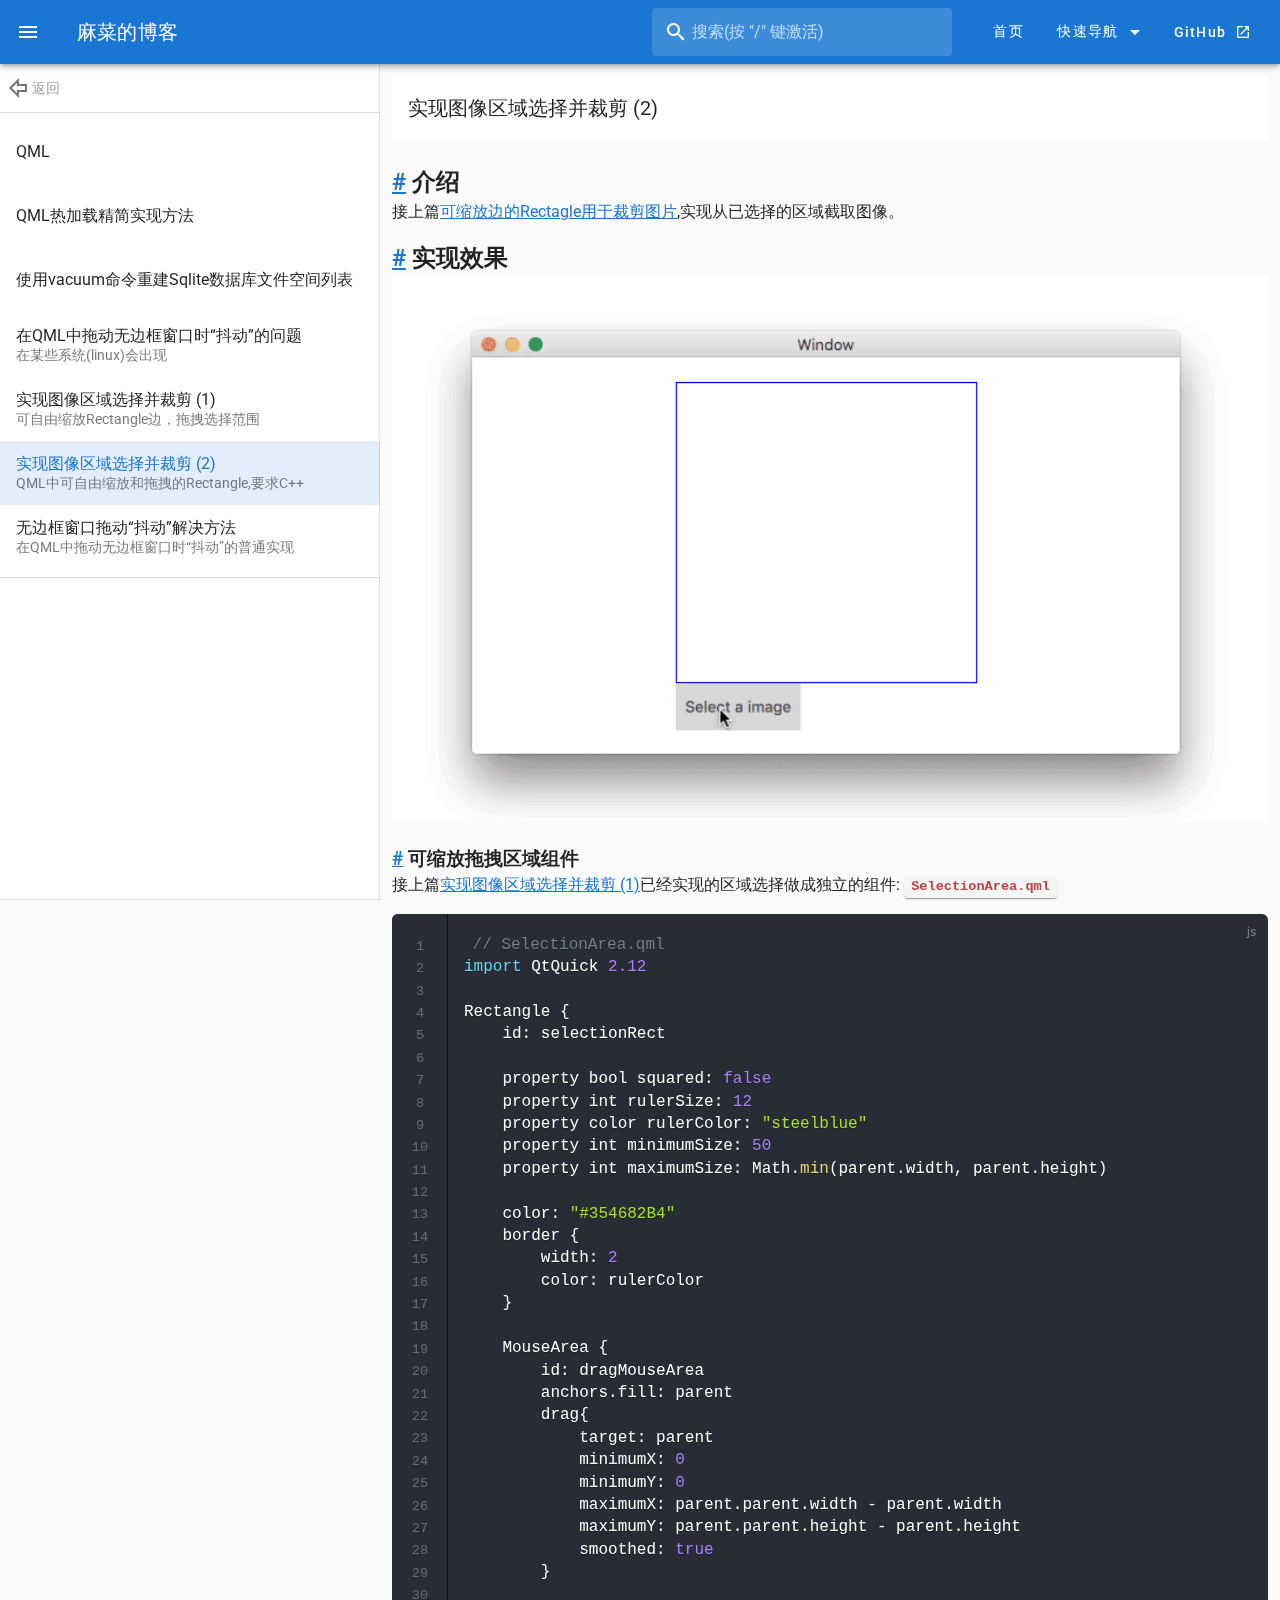
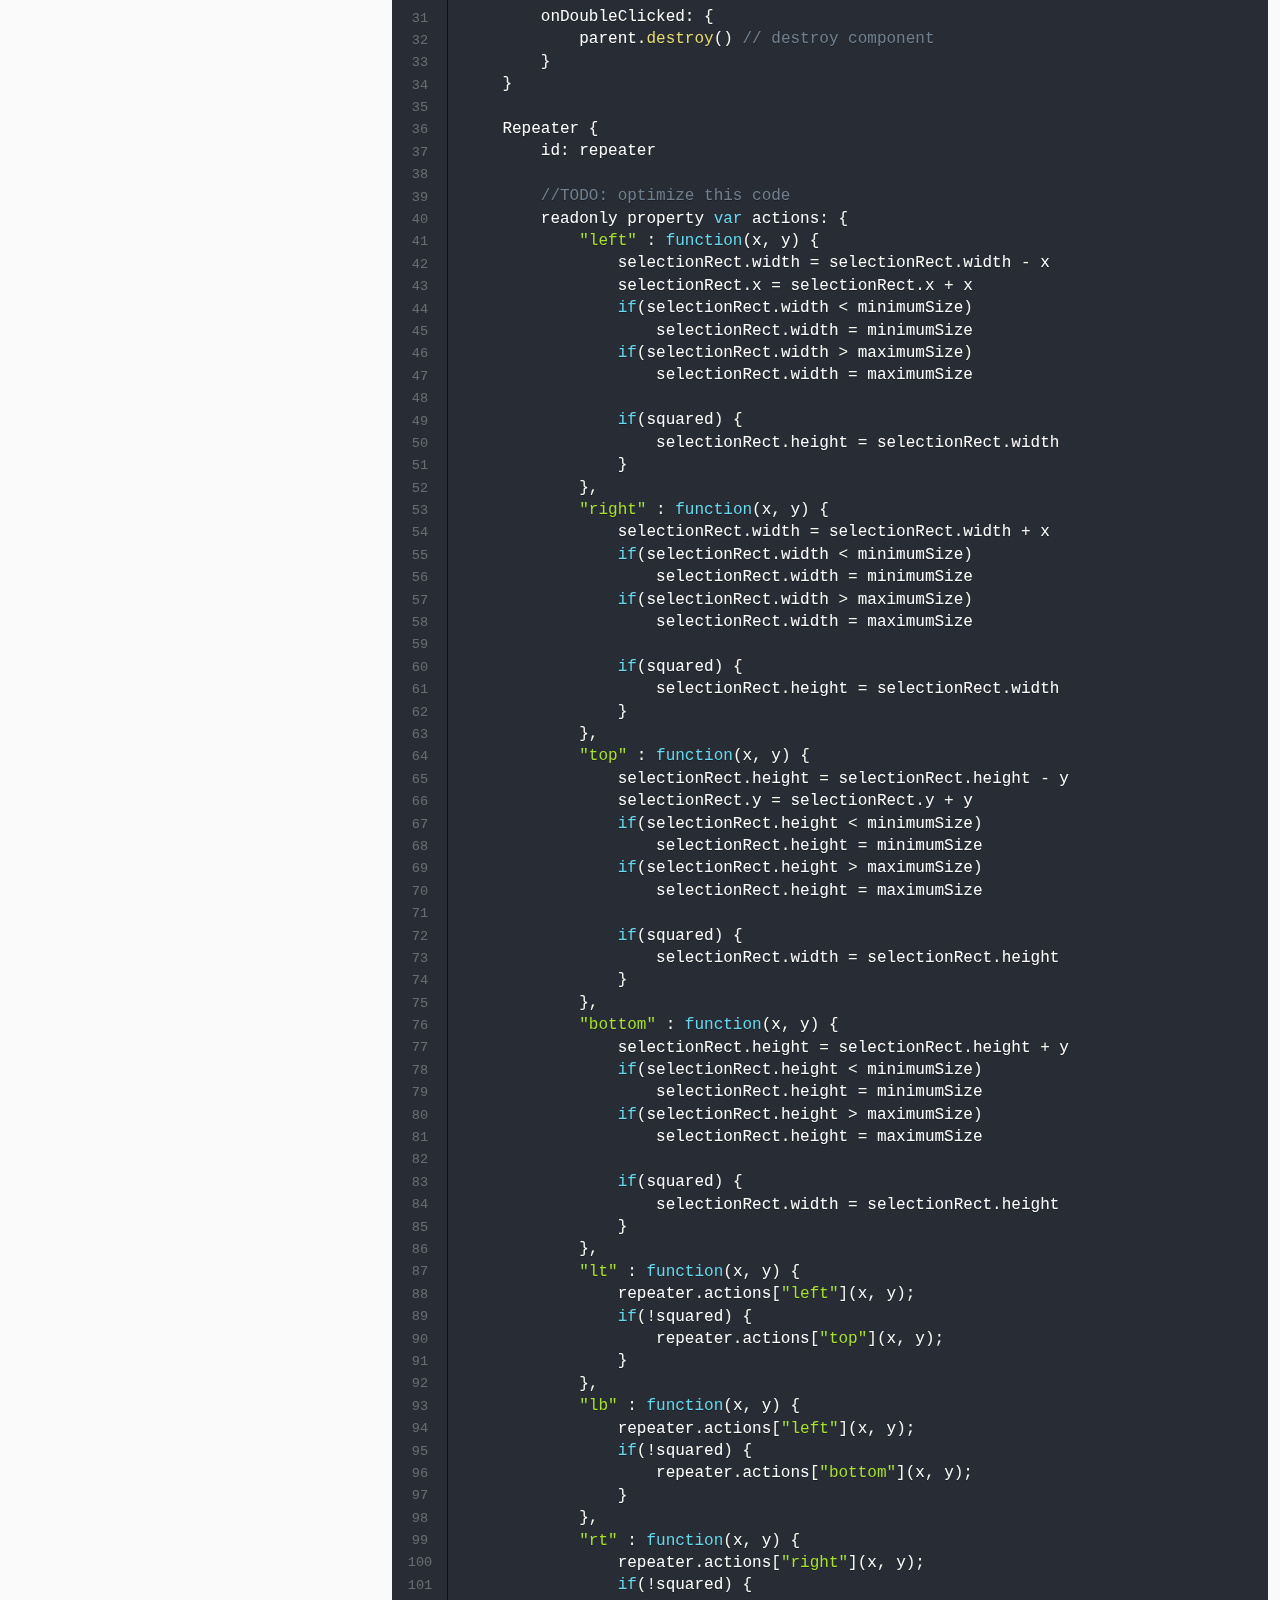
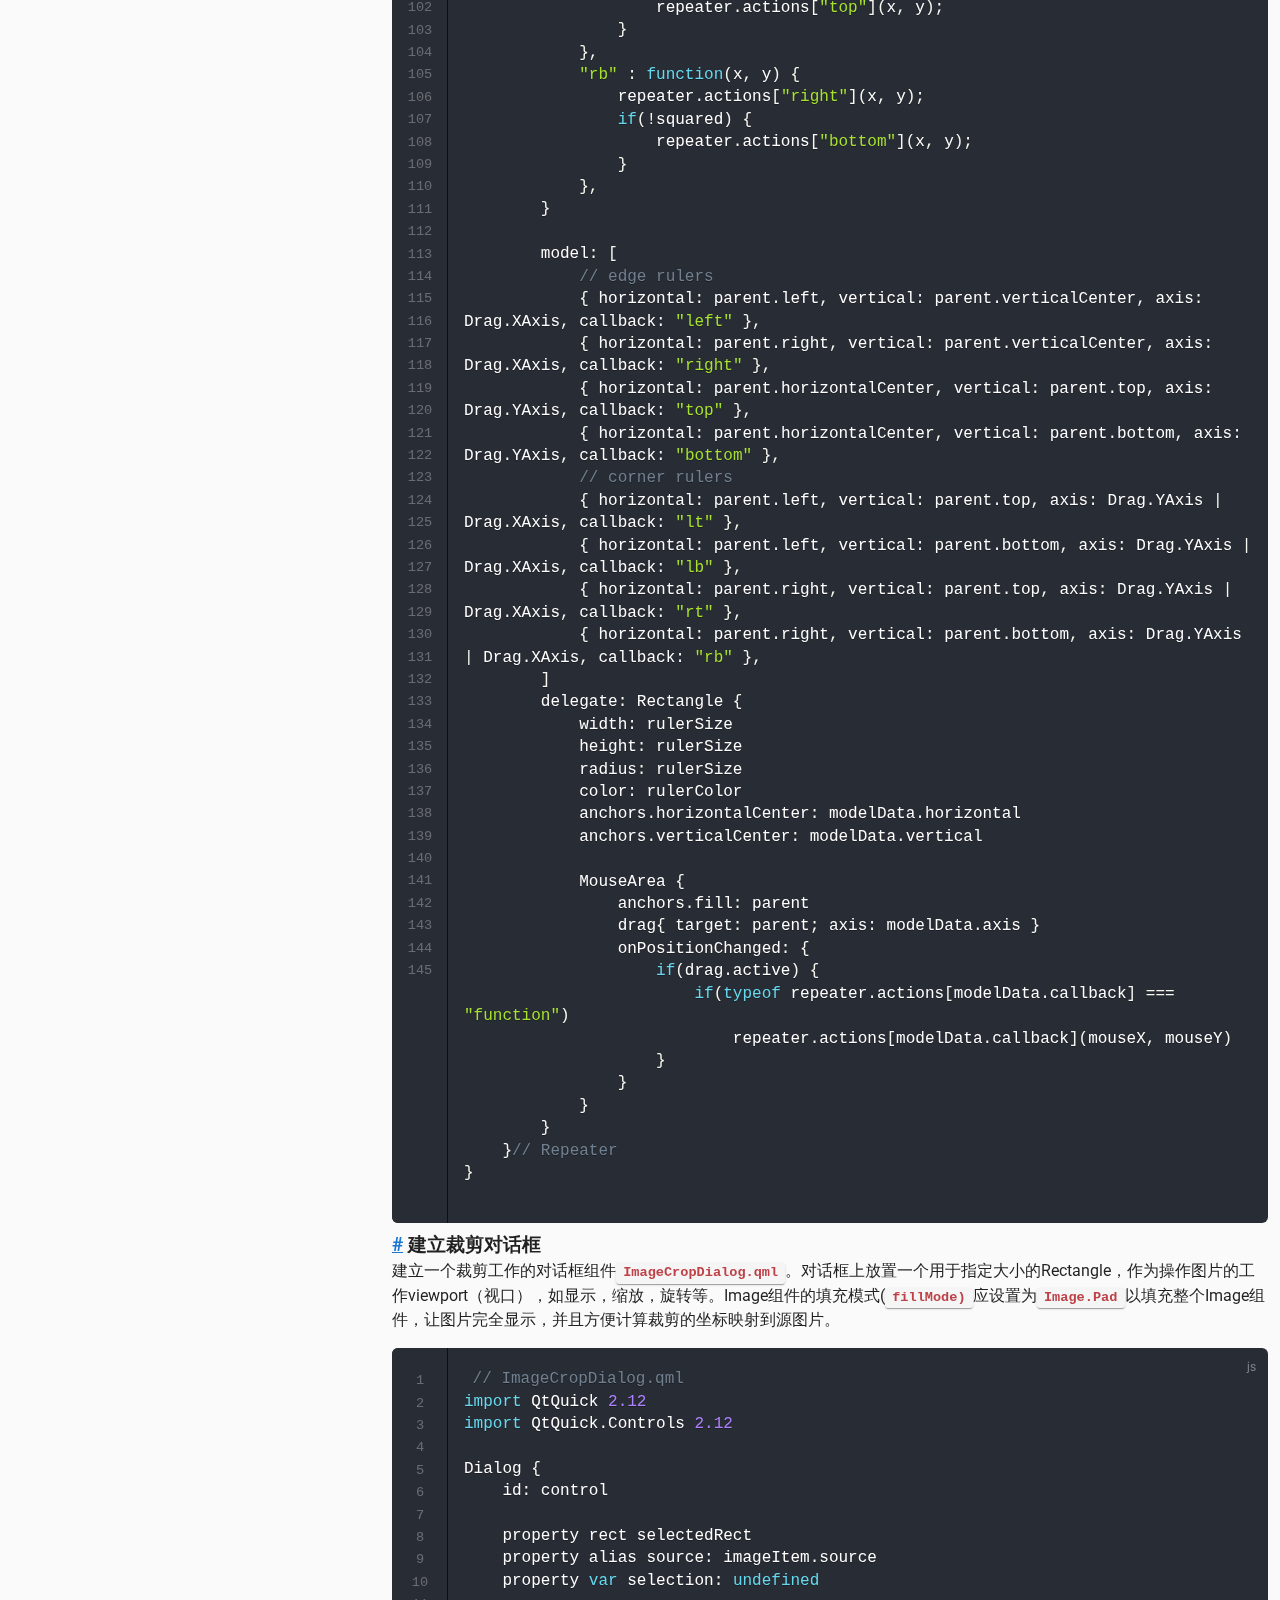
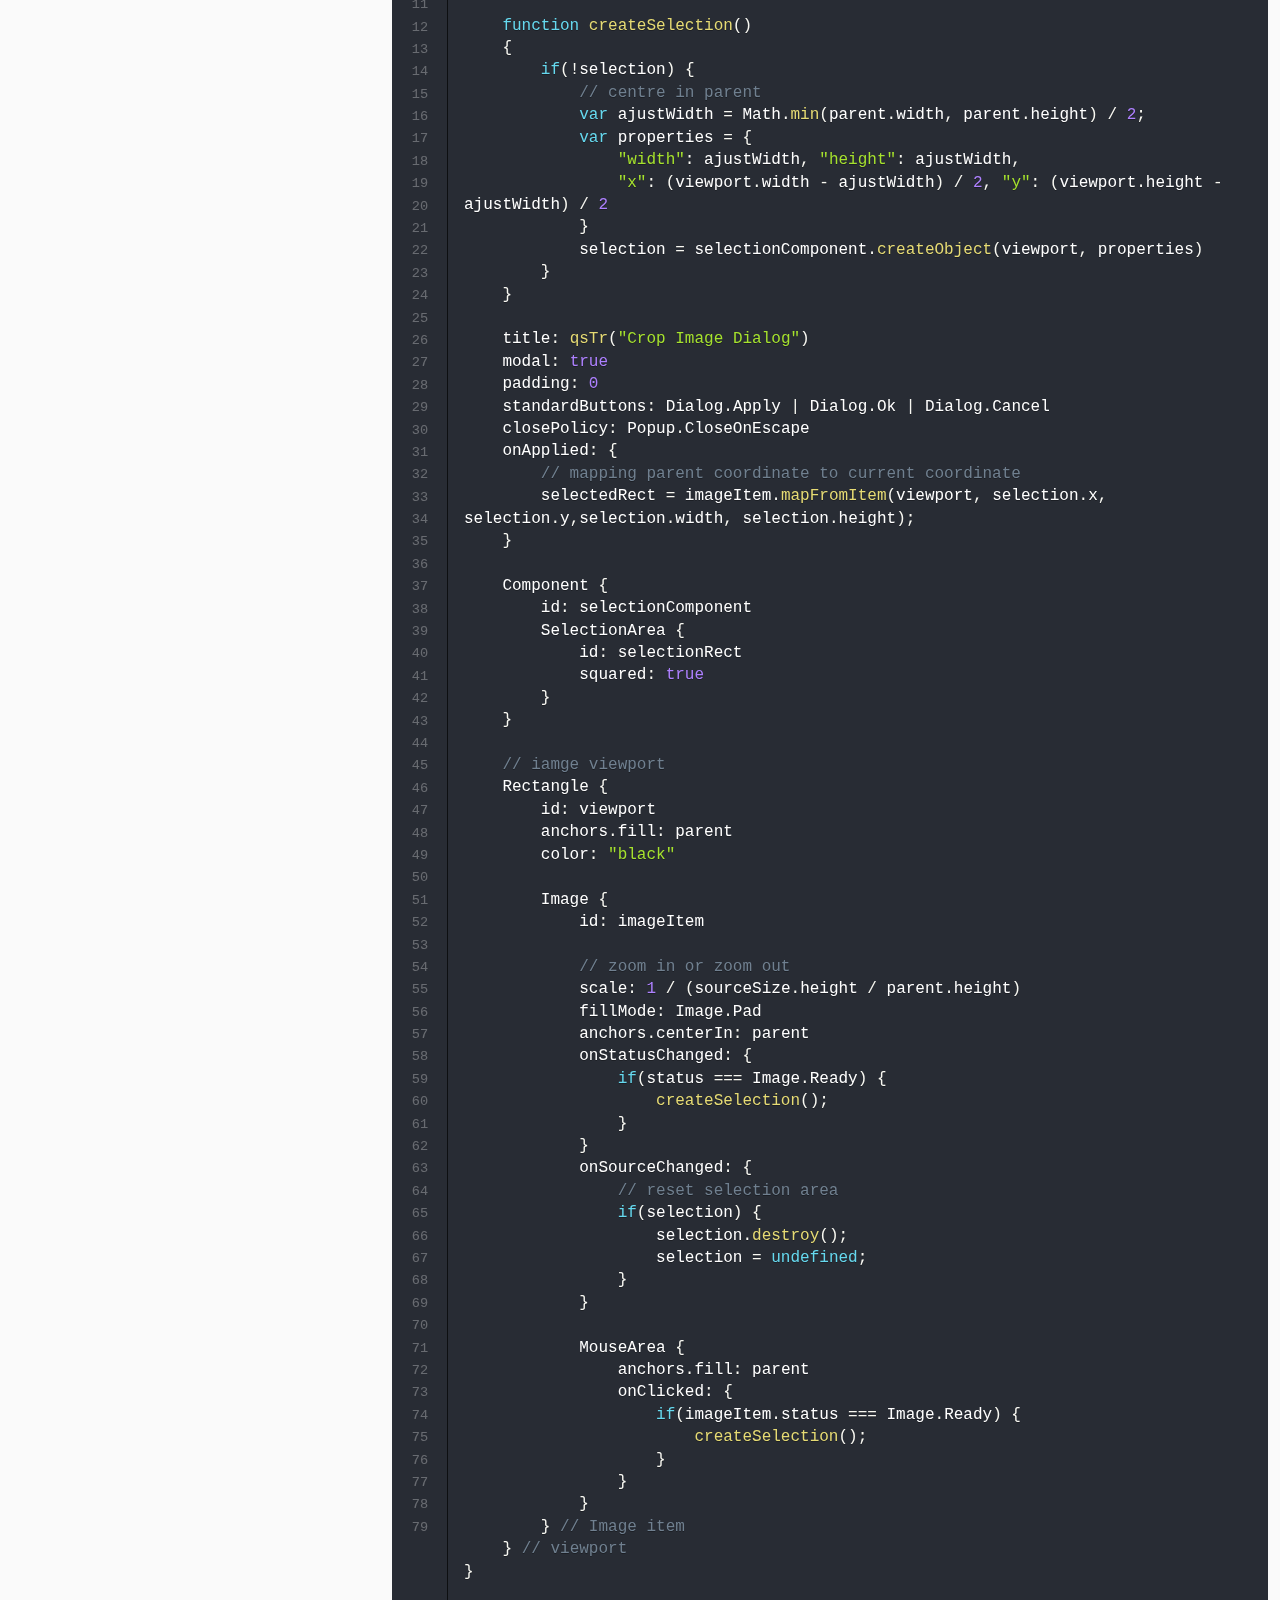
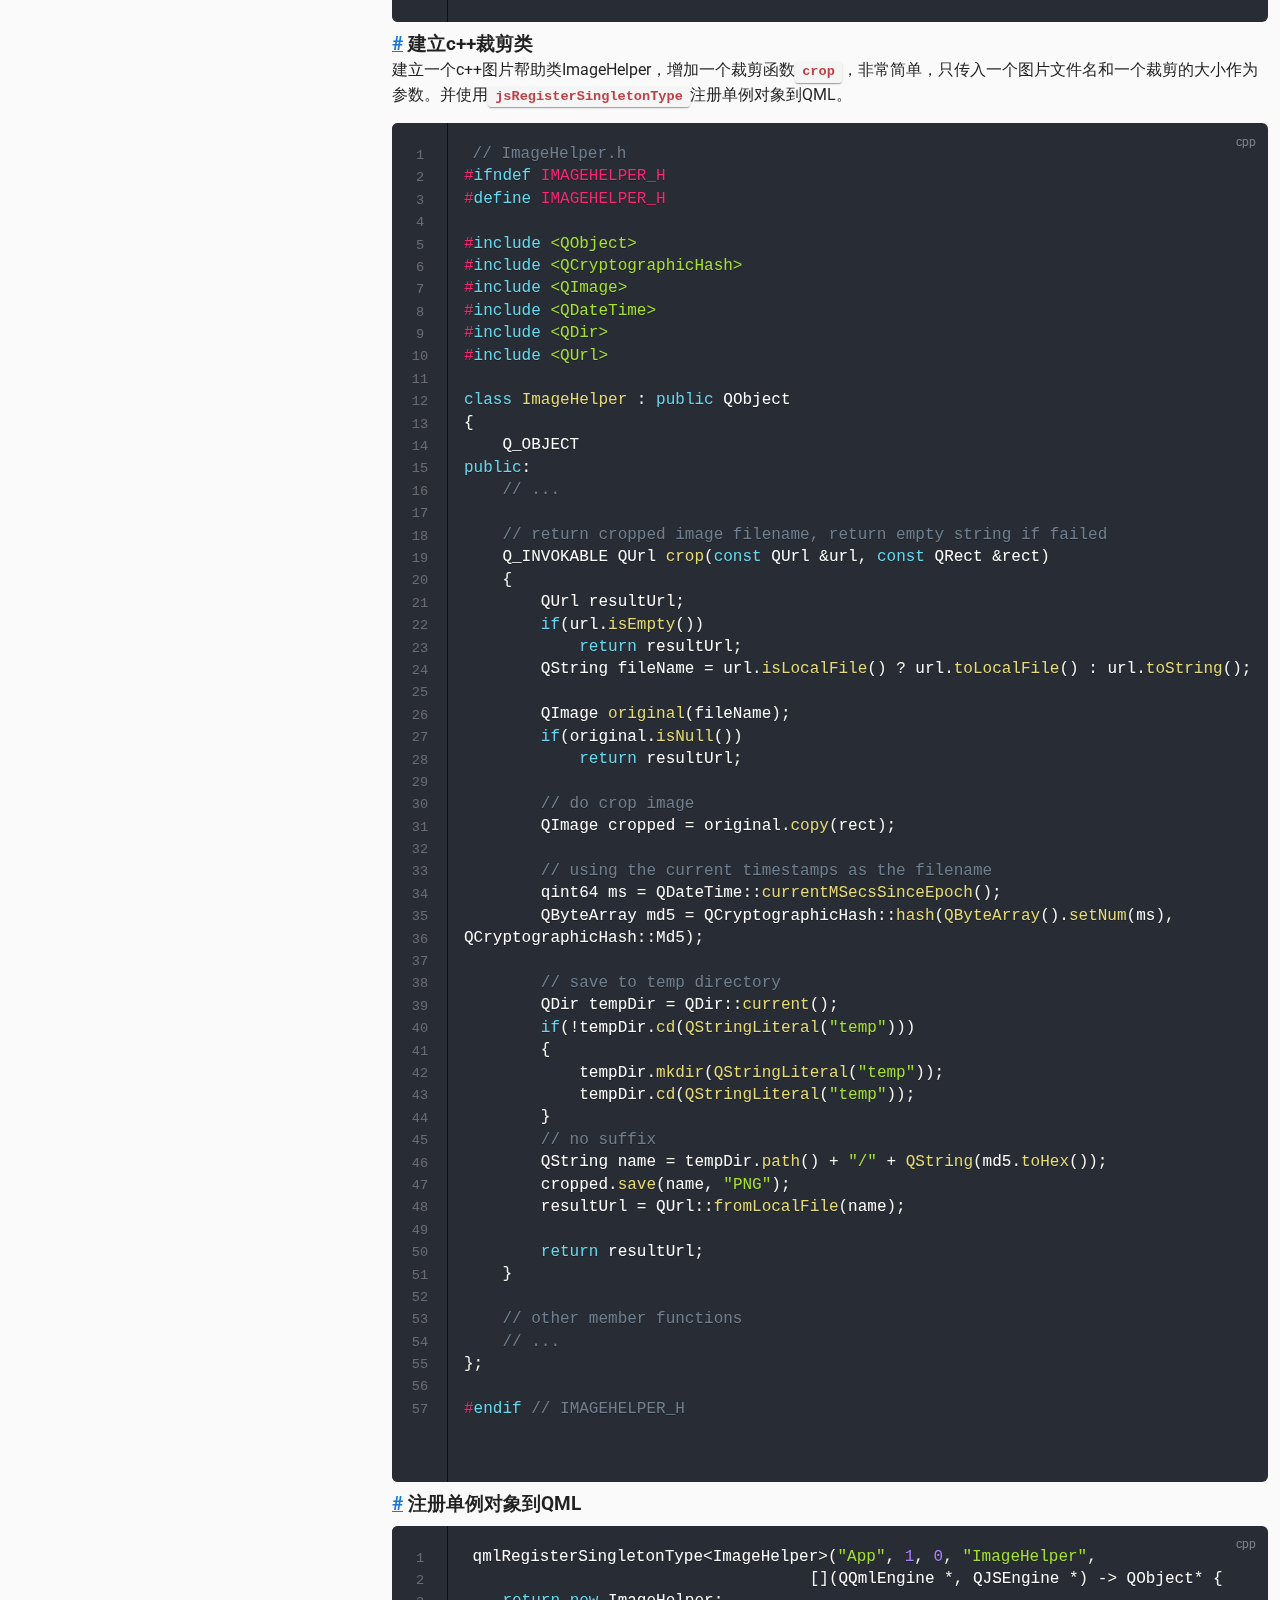
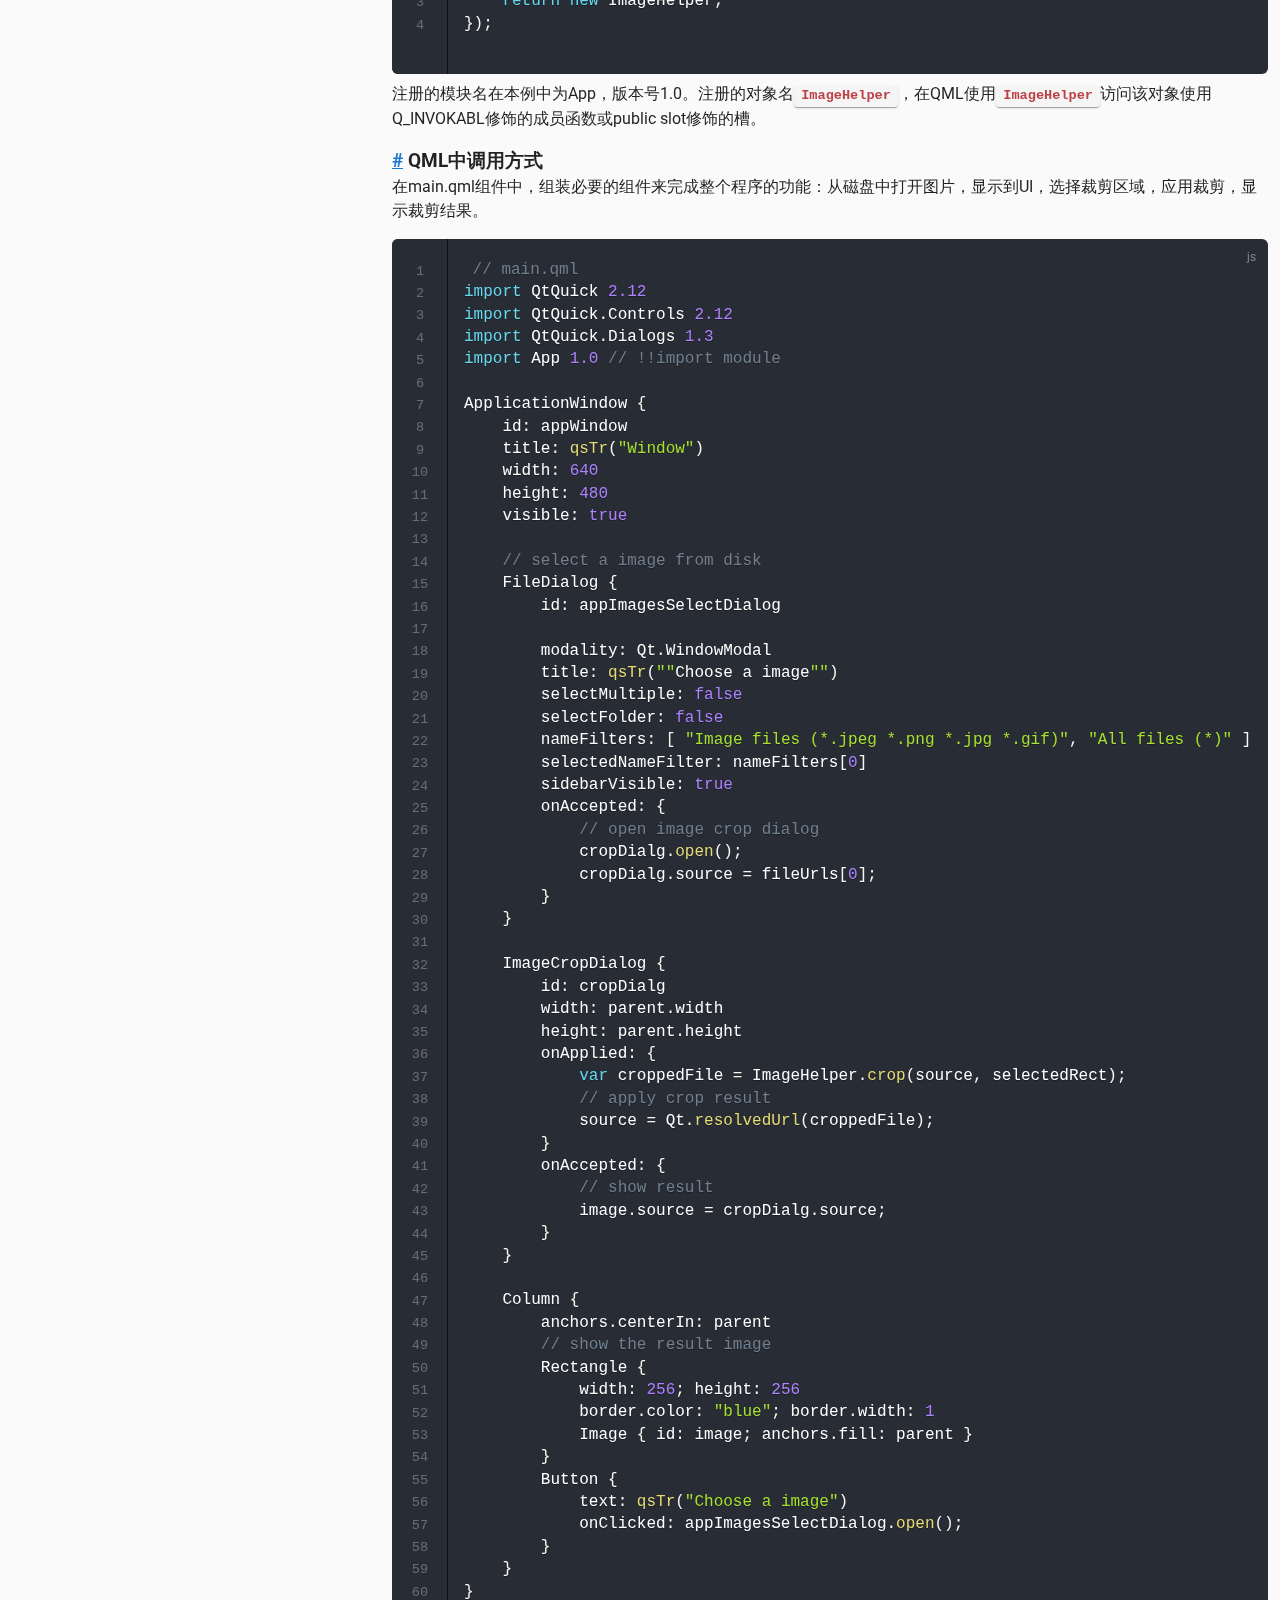
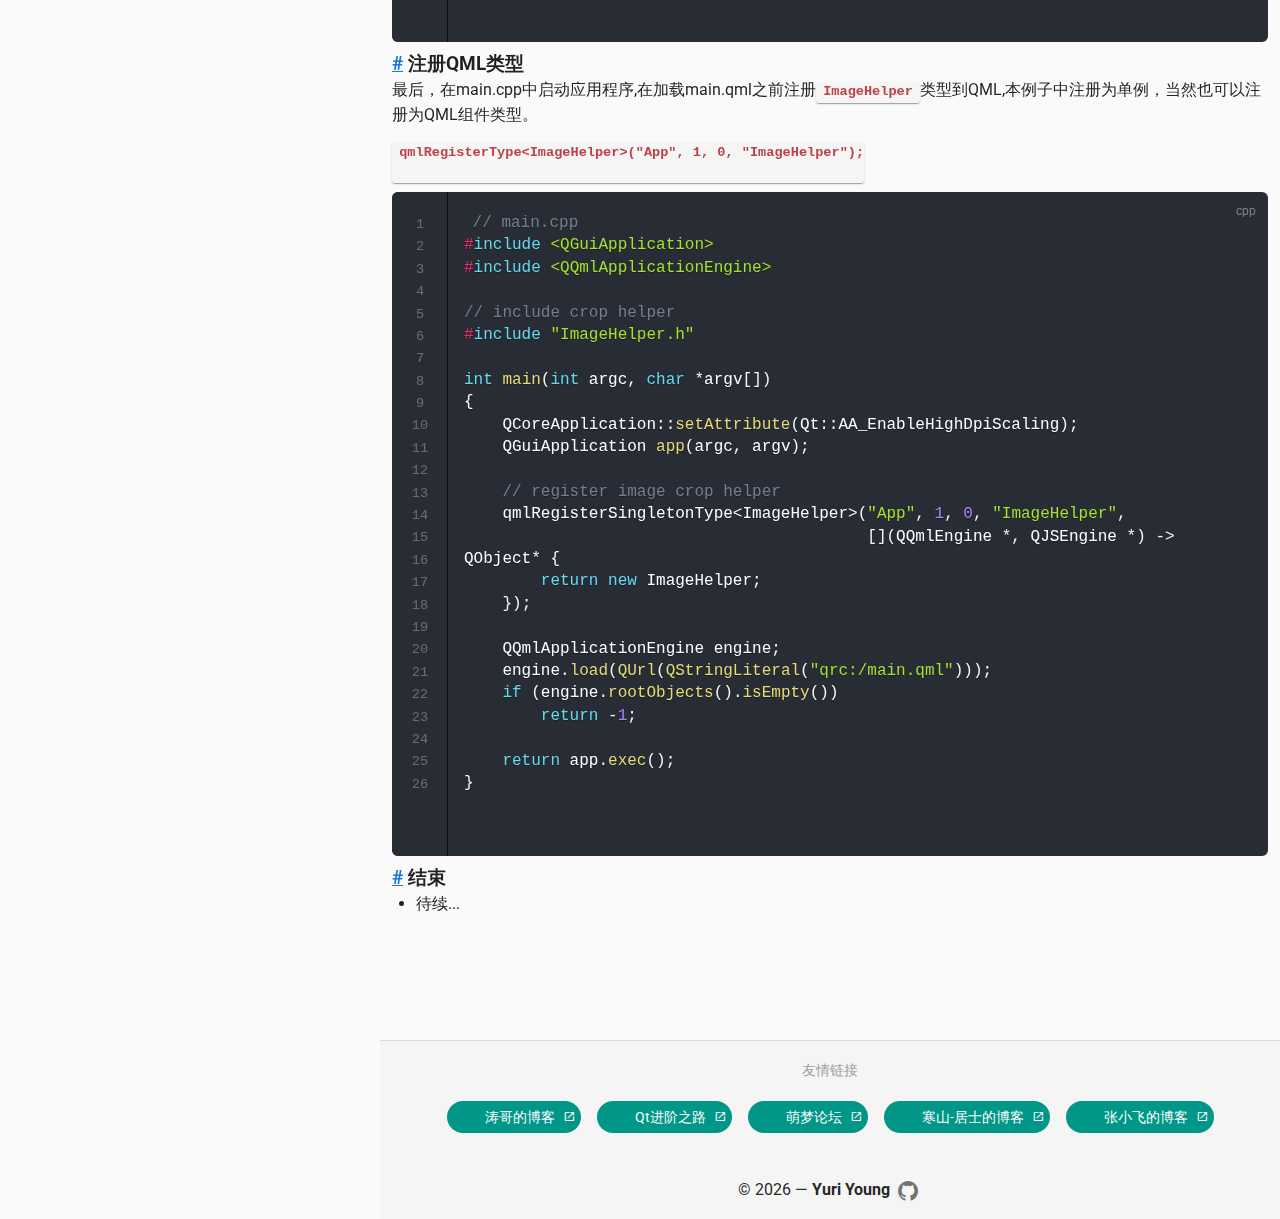
<file: articles/qml/image-area-selection-and-crop-in-qml.html>
<!DOCTYPE html>
<html lang="en-US">
  <head>
    <meta charset="utf-8">
    <meta name="viewport" content="width=device-width,initial-scale=1">
    <title>实现图像区域选择并裁剪 (2) | 麻菜的博客 - 学无止尽，专研先进技术</title>
    <meta name="description" content="c++,Qt5,QML,Qt Quick,Web,3DSMax,Unreal Engine 4等技术的开发,以及生物化学,粒子物理,核物理,量子力学,光学,热学,声学等科学理论知识学习研究">
    <meta name="viewport" content="width=device-width, initial-scale=1, maximum-scale=1, user-scalable=no, minimal-ui">
  <link rel="shortcut icon" href="/favicon.ico">
  <link rel="stylesheet" href="https://fonts.googleapis.com/css?family=Roboto:100,300,400,500,700,900|Material+Icons">
    
    <link rel="preload" href="/assets/css/0.styles.120c5b57.css" as="style"><link rel="preload" href="/assets/js/app.a04bd30c.js" as="script"><link rel="preload" href="/assets/js/24.00753ba1.js" as="script"><link rel="preload" href="/assets/js/2.b099d1a5.js" as="script"><link rel="preload" href="/assets/js/7.3e58db81.js" as="script"><link rel="preload" href="/assets/js/6.2b31397e.js" as="script"><link rel="preload" href="/assets/js/8.0b1783e5.js" as="script"><link rel="preload" href="/assets/js/17.f9dc729d.js" as="script"><link rel="preload" href="/assets/js/13.c599d64e.js" as="script"><link rel="preload" href="/assets/js/30.4d208019.js" as="script"><link rel="preload" href="/assets/js/11.6049ec15.js" as="script"><link rel="preload" href="/assets/js/4.b8ad457b.js" as="script"><link rel="preload" href="/assets/js/3.a1845274.js" as="script"><link rel="prefetch" href="/assets/js/1.d1d98b20.js"><link rel="prefetch" href="/assets/js/10.294b3a3a.js"><link rel="prefetch" href="/assets/js/12.6da0e6a2.js"><link rel="prefetch" href="/assets/js/14.6b344f16.js"><link rel="prefetch" href="/assets/js/16.b61a00eb.js"><link rel="prefetch" href="/assets/js/18.277ce043.js"><link rel="prefetch" href="/assets/js/19.6aaa454d.js"><link rel="prefetch" href="/assets/js/20.72754453.js"><link rel="prefetch" href="/assets/js/21.d2bb4227.js"><link rel="prefetch" href="/assets/js/22.b8b50a33.js"><link rel="prefetch" href="/assets/js/23.0b690dd8.js"><link rel="prefetch" href="/assets/js/25.4e0e6363.js"><link rel="prefetch" href="/assets/js/26.87d1b8fe.js"><link rel="prefetch" href="/assets/js/27.9ee61173.js"><link rel="prefetch" href="/assets/js/28.3f961f10.js"><link rel="prefetch" href="/assets/js/29.f6cca8f3.js"><link rel="prefetch" href="/assets/js/31.be65646e.js"><link rel="prefetch" href="/assets/js/32.70f686d2.js"><link rel="prefetch" href="/assets/js/33.4c50a637.js"><link rel="prefetch" href="/assets/js/34.3c4acd62.js"><link rel="prefetch" href="/assets/js/35.b91b12c1.js"><link rel="prefetch" href="/assets/js/36.a3d916ad.js"><link rel="prefetch" href="/assets/js/37.40712f5d.js"><link rel="prefetch" href="/assets/js/38.214bbaa6.js"><link rel="prefetch" href="/assets/js/5.8065acb2.js"><link rel="prefetch" href="/assets/js/9.8c76095d.js">
    <link rel="stylesheet" href="/assets/css/0.styles.120c5b57.css">
  </head>
  <body>
    <div id="app" data-server-rendered="true"><div data-app="true" id="app" class="v-application v-application--is-ltr theme--light" data-v-226a0c77><div class="v-application--wrap"><header class="v-sheet v-sheet--tile theme--dark v-toolbar v-app-bar v-app-bar--clipped v-app-bar--fixed primary" style="height:64px;margin-top:0px;transform:translateY(0px);left:0px;right:0px;" data-v-57ca87a5 data-v-226a0c77><div class="v-toolbar__content" style="height:64px;"><button type="button" class="v-app-bar__nav-icon v-btn v-btn--flat v-btn--icon v-btn--round theme--dark v-size--default" data-v-57ca87a5><span class="v-btn__content"><i aria-hidden="true" class="v-icon notranslate mdi mdi-menu theme--dark" data-v-57ca87a5></i></span></button> <a href="/" class="router-link-active" data-v-0bc96f30 data-v-57ca87a5><button type="button" class="white--text title hidden-sm-and-down v-btn v-btn--flat v-btn--text theme--dark v-size--x-large" data-v-0bc96f30><span class="v-btn__content">麻菜的博客</span></button></a> <div class="spacer" data-v-57ca87a5></div> <div class="v-responsive mr-0 mr-md-6 hidden-xs-only" style="max-width:300px;" data-v-0147d7ba data-v-57ca87a5><div class="v-responsive__content"><div class="v-menu" data-v-0147d7ba><div class="v-input hidden-sm-and-down v-input--hide-details theme--dark v-text-field v-text-field--single-line v-text-field--solo v-text-field--solo-inverted v-text-field--solo-flat v-text-field--enclosed" data-v-0147d7ba><div class="v-input__control"><div class="v-input__slot"><div class="v-input__prepend-inner"><div class="v-input__icon v-input__icon--prepend-inner"><i aria-hidden="true" class="v-icon notranslate mdi mdi-magnify theme--dark"></i></div></div><div class="v-text-field__slot"><label for="search" class="v-label theme--dark" style="left:0px;right:auto;position:absolute;">搜索(按 &quot;/&quot; 键激活)</label><input autocomplete="off" id="search" type="text" value=""></div></div></div></div><div data-v-0147d7ba="" role="menu" class="v-menu__content theme--light " style="max-height:auto;min-width:0px;max-width:auto;top:12px;left:0px;transform-origin:top left;z-index:0;display:none;"></div></div></div></div> <a href="/" class="v-btn v-btn--flat v-btn--router v-btn--text theme--dark v-size--default" data-v-57ca87a5><span class="v-btn__content">首页</span></a> <div class="v-menu" data-v-59452aff data-v-57ca87a5><button type="button" class="v-btn v-btn--flat v-btn--text theme--dark v-size--default" data-v-59452aff><span class="v-btn__content">
            快速导航
            <i aria-hidden="true" class="v-icon notranslate v-icon--right mdi mdi-menu-down theme--dark" data-v-59452aff></i></span></button><div data-v-59452aff="" role="menu" class="v-menu__content theme--light " style="max-height:calc(100% - 16px);min-width:0px;max-width:auto;top:12px;left:12px;transform-origin:top left;z-index:0;display:none;"></div></div> <a href="https://github.com/yuriyoung" target="_blank" class="text-capitalize v-btn v-btn--flat v-btn--text theme--dark v-size--default" data-v-57ca87a5><span class="v-btn__content">
        GitHub<i aria-hidden="true" class="v-icon notranslate v-icon--right mdi mdi-open-in-new theme--dark" style="font-size:16px;" data-v-57ca87a5></i></span></a></div></header> <div class="pb-12" data-v-4d73078d data-v-226a0c77 data-v-226a0c77><nav class="v-navigation-drawer v-navigation-drawer--close v-navigation-drawer--fixed v-navigation-drawer--is-mobile theme--light" style="height:100vh;top:0px;transform:translateX(-100%);width:380px;" data-v-75e69a68 data-v-4d73078d><div class="v-navigation-drawer__prepend"><header class="v-sheet v-sheet--tile theme--light v-toolbar v-toolbar--dense v-toolbar--flat" style="height:48px;" data-v-4d73078d><div class="v-toolbar__content" style="height:48px;"><a href="/" class="v-btn v-btn--flat v-btn--icon v-btn--round v-btn--router theme--light v-size--small" data-v-4d73078d><span class="v-btn__content"><i aria-hidden="true" class="v-icon notranslate mdi mdi-arrow-left-bold-outline theme--light" data-v-4d73078d></i></span></a> <span class="grey--text subtitle-2" data-v-4d73078d>返回</span> <div class="spacer" data-v-4d73078d></div></div></header> <hr role="separator" aria-orientation="horizontal" class="v-divider theme--light" data-v-75e69a68></div><div class="v-navigation-drawer__content">   <div class="v-list v-sheet v-sheet--tile theme--light v-list--two-line" data-v-7a9bafc5 data-v-4d73078d><div role="listbox" class="v-item-group theme--light v-list-item-group primary--text" data-v-7a9bafc5><a href="/articles/qml/" tabindex="0" class="v-list-item v-list-item--link v-list-item--selectable theme--light" data-v-7a9bafc5><div class="v-list-item__content" data-v-7a9bafc5><div class="v-list-item__title" data-v-7a9bafc5>QML</div> <div class="v-list-item__subtitle" data-v-7a9bafc5></div></div></a><a href="/articles/qml/qml-hot-reload.html" tabindex="0" class="v-list-item v-list-item--link v-list-item--selectable theme--light" data-v-7a9bafc5><div class="v-list-item__content" data-v-7a9bafc5><div class="v-list-item__title" data-v-7a9bafc5>QML热加载精简实现方法</div> <div class="v-list-item__subtitle" data-v-7a9bafc5></div></div></a><a href="/articles/qml/vacuum-command-rebuilds-the-sqlite-database-file.html" tabindex="0" class="v-list-item v-list-item--link v-list-item--selectable theme--light" data-v-7a9bafc5><div class="v-list-item__content" data-v-7a9bafc5><div class="v-list-item__title" data-v-7a9bafc5>使用vacuum命令重建Sqlite数据库文件空间列表</div> <div class="v-list-item__subtitle" data-v-7a9bafc5></div></div></a><a href="/articles/qml/dragging-frameless-window-jiggles-in-qml.html" tabindex="0" class="v-list-item v-list-item--link v-list-item--selectable theme--light" data-v-7a9bafc5><div class="v-list-item__content" data-v-7a9bafc5><div class="v-list-item__title" data-v-7a9bafc5>在QML中拖动无边框窗口时“抖动”的问题</div> <div class="v-list-item__subtitle" data-v-7a9bafc5>在某些系统(linux)会出现</div></div></a><a href="/articles/qml/resizable-borders-of-Rectangle-to-selection-rect-for-crop-image.html" tabindex="0" class="v-list-item v-list-item--link v-list-item--selectable theme--light" data-v-7a9bafc5><div class="v-list-item__content" data-v-7a9bafc5><div class="v-list-item__title" data-v-7a9bafc5>实现图像区域选择并裁剪 (1)</div> <div class="v-list-item__subtitle" data-v-7a9bafc5>可自由缩放Rectangle边，拖拽选择范围</div></div></a><a href="/articles/qml/image-area-selection-and-crop-in-qml.html" tabindex="0" class="v-item--active v-list-item--active v-list-item v-list-item--link v-list-item--selectable theme--light" data-v-7a9bafc5><div class="v-list-item__content" data-v-7a9bafc5><div class="v-list-item__title" data-v-7a9bafc5>实现图像区域选择并裁剪 (2)</div> <div class="v-list-item__subtitle" data-v-7a9bafc5>QML中可自由缩放和拖拽的Rectangle,要求C++</div></div></a><a href="/articles/qml/dragging-jiggles.html" tabindex="0" class="v-list-item v-list-item--link v-list-item--selectable theme--light" data-v-7a9bafc5><div class="v-list-item__content" data-v-7a9bafc5><div class="v-list-item__title" data-v-7a9bafc5>无边框窗口拖动“抖动”解决方法</div> <div class="v-list-item__subtitle" data-v-7a9bafc5>在QML中拖动无边框窗口时“抖动”的普通实现</div></div></a></div></div> <hr role="separator" aria-orientation="horizontal" class="v-divider theme--light" data-v-75e69a68></div><div class="v-navigation-drawer__append"><hr role="separator" aria-orientation="horizontal" class="v-divider theme--light" data-v-75e69a68> </div><div class="v-navigation-drawer__border"></div></nav> <main class="v-content" style="padding-top:64px;padding-right:0px;padding-bottom:0px;padding-left:0px;" data-v-4d73078d><div class="v-content__wrap"><div class="v-responsive mx-auto overflow-visible" style="max-width:1024px;" data-v-4d73078d><div class="v-responsive__content"><div class="container" data-v-4d73078d><div class="v-responsive overflow-visible" style="min-height:90vh;" data-v-4d73078d><div class="v-responsive__content"><div data-v-4d73078d><header class="v-sheet v-sheet--tile theme--light v-toolbar v-toolbar--flat" style="height:64px;"><div class="v-toolbar__content" style="height:64px;"><div class="v-toolbar__title">
            实现图像区域选择并裁剪 (2)
        </div></div></header> <div class="pb-6"></div> <div class="content__default"><h2 id="介绍"><a href="#介绍" class="header-anchor">#</a> 介绍</h2> <p>接上篇<a href="/articles/qml/resizable-borders-of-Rectangle-to-selection-rect-for-crop-image.html">可缩放边的Rectagle用于裁剪图片</a>,实现从已选择的区域截取图像。</p> <h2 id="实现效果"><a href="#实现效果" class="header-anchor">#</a> 实现效果</h2> <p><img src="/assets/img/crop-image.gif" alt="demo"></p> <h3 id="可缩放拖拽区域组件"><a href="#可缩放拖拽区域组件" class="header-anchor">#</a> 可缩放拖拽区域组件</h3> <p>接上篇<a href="/articles/qml/resizable-borders-of-Rectangle-to-selection-rect-for-crop-image.html">实现图像区域选择并裁剪 (1)</a>已经实现的区域选择做成独立的组件: <code>SelectionArea.qml</code></p> <div class="language-js line-numbers-mode"><pre class="language-js"><code><span class="token comment">// SelectionArea.qml</span>
<span class="token keyword">import</span> QtQuick <span class="token number">2.12</span>

Rectangle <span class="token punctuation">{</span>
    id<span class="token punctuation">:</span> selectionRect

    property bool squared<span class="token punctuation">:</span> <span class="token boolean">false</span>
    property int rulerSize<span class="token punctuation">:</span> <span class="token number">12</span>
    property color rulerColor<span class="token punctuation">:</span> <span class="token string">&quot;steelblue&quot;</span>
    property int minimumSize<span class="token punctuation">:</span> <span class="token number">50</span>
    property int maximumSize<span class="token punctuation">:</span> Math<span class="token punctuation">.</span><span class="token function">min</span><span class="token punctuation">(</span>parent<span class="token punctuation">.</span>width<span class="token punctuation">,</span> parent<span class="token punctuation">.</span>height<span class="token punctuation">)</span>

    color<span class="token punctuation">:</span> <span class="token string">&quot;#354682B4&quot;</span>
    border <span class="token punctuation">{</span>
        width<span class="token punctuation">:</span> <span class="token number">2</span>
        color<span class="token punctuation">:</span> rulerColor
    <span class="token punctuation">}</span>

    MouseArea <span class="token punctuation">{</span>
        id<span class="token punctuation">:</span> dragMouseArea
        anchors<span class="token punctuation">.</span>fill<span class="token punctuation">:</span> parent
        drag<span class="token punctuation">{</span>
            target<span class="token punctuation">:</span> parent
            minimumX<span class="token punctuation">:</span> <span class="token number">0</span>
            minimumY<span class="token punctuation">:</span> <span class="token number">0</span>
            maximumX<span class="token punctuation">:</span> parent<span class="token punctuation">.</span>parent<span class="token punctuation">.</span>width <span class="token operator">-</span> parent<span class="token punctuation">.</span>width
            maximumY<span class="token punctuation">:</span> parent<span class="token punctuation">.</span>parent<span class="token punctuation">.</span>height <span class="token operator">-</span> parent<span class="token punctuation">.</span>height
            smoothed<span class="token punctuation">:</span> <span class="token boolean">true</span>
        <span class="token punctuation">}</span>

        onDoubleClicked<span class="token punctuation">:</span> <span class="token punctuation">{</span>
            parent<span class="token punctuation">.</span><span class="token function">destroy</span><span class="token punctuation">(</span><span class="token punctuation">)</span> <span class="token comment">// destroy component</span>
        <span class="token punctuation">}</span>
    <span class="token punctuation">}</span>

    Repeater <span class="token punctuation">{</span>
        id<span class="token punctuation">:</span> repeater

        <span class="token comment">//TODO: optimize this code</span>
        readonly property <span class="token keyword">var</span> actions<span class="token punctuation">:</span> <span class="token punctuation">{</span>
            <span class="token string">&quot;left&quot;</span> <span class="token punctuation">:</span> <span class="token keyword">function</span><span class="token punctuation">(</span><span class="token parameter">x<span class="token punctuation">,</span> y</span><span class="token punctuation">)</span> <span class="token punctuation">{</span>
                selectionRect<span class="token punctuation">.</span>width <span class="token operator">=</span> selectionRect<span class="token punctuation">.</span>width <span class="token operator">-</span> x
                selectionRect<span class="token punctuation">.</span>x <span class="token operator">=</span> selectionRect<span class="token punctuation">.</span>x <span class="token operator">+</span> x
                <span class="token keyword">if</span><span class="token punctuation">(</span>selectionRect<span class="token punctuation">.</span>width <span class="token operator">&lt;</span> minimumSize<span class="token punctuation">)</span>
                    selectionRect<span class="token punctuation">.</span>width <span class="token operator">=</span> minimumSize
                <span class="token keyword">if</span><span class="token punctuation">(</span>selectionRect<span class="token punctuation">.</span>width <span class="token operator">&gt;</span> maximumSize<span class="token punctuation">)</span>
                    selectionRect<span class="token punctuation">.</span>width <span class="token operator">=</span> maximumSize

                <span class="token keyword">if</span><span class="token punctuation">(</span>squared<span class="token punctuation">)</span> <span class="token punctuation">{</span>
                    selectionRect<span class="token punctuation">.</span>height <span class="token operator">=</span> selectionRect<span class="token punctuation">.</span>width
                <span class="token punctuation">}</span>
            <span class="token punctuation">}</span><span class="token punctuation">,</span>
            <span class="token string">&quot;right&quot;</span> <span class="token punctuation">:</span> <span class="token keyword">function</span><span class="token punctuation">(</span><span class="token parameter">x<span class="token punctuation">,</span> y</span><span class="token punctuation">)</span> <span class="token punctuation">{</span>
                selectionRect<span class="token punctuation">.</span>width <span class="token operator">=</span> selectionRect<span class="token punctuation">.</span>width <span class="token operator">+</span> x
                <span class="token keyword">if</span><span class="token punctuation">(</span>selectionRect<span class="token punctuation">.</span>width <span class="token operator">&lt;</span> minimumSize<span class="token punctuation">)</span>
                    selectionRect<span class="token punctuation">.</span>width <span class="token operator">=</span> minimumSize
                <span class="token keyword">if</span><span class="token punctuation">(</span>selectionRect<span class="token punctuation">.</span>width <span class="token operator">&gt;</span> maximumSize<span class="token punctuation">)</span>
                    selectionRect<span class="token punctuation">.</span>width <span class="token operator">=</span> maximumSize

                <span class="token keyword">if</span><span class="token punctuation">(</span>squared<span class="token punctuation">)</span> <span class="token punctuation">{</span>
                    selectionRect<span class="token punctuation">.</span>height <span class="token operator">=</span> selectionRect<span class="token punctuation">.</span>width
                <span class="token punctuation">}</span>
            <span class="token punctuation">}</span><span class="token punctuation">,</span>
            <span class="token string">&quot;top&quot;</span> <span class="token punctuation">:</span> <span class="token keyword">function</span><span class="token punctuation">(</span><span class="token parameter">x<span class="token punctuation">,</span> y</span><span class="token punctuation">)</span> <span class="token punctuation">{</span>
                selectionRect<span class="token punctuation">.</span>height <span class="token operator">=</span> selectionRect<span class="token punctuation">.</span>height <span class="token operator">-</span> y
                selectionRect<span class="token punctuation">.</span>y <span class="token operator">=</span> selectionRect<span class="token punctuation">.</span>y <span class="token operator">+</span> y
                <span class="token keyword">if</span><span class="token punctuation">(</span>selectionRect<span class="token punctuation">.</span>height <span class="token operator">&lt;</span> minimumSize<span class="token punctuation">)</span>
                    selectionRect<span class="token punctuation">.</span>height <span class="token operator">=</span> minimumSize
                <span class="token keyword">if</span><span class="token punctuation">(</span>selectionRect<span class="token punctuation">.</span>height <span class="token operator">&gt;</span> maximumSize<span class="token punctuation">)</span>
                    selectionRect<span class="token punctuation">.</span>height <span class="token operator">=</span> maximumSize

                <span class="token keyword">if</span><span class="token punctuation">(</span>squared<span class="token punctuation">)</span> <span class="token punctuation">{</span>
                    selectionRect<span class="token punctuation">.</span>width <span class="token operator">=</span> selectionRect<span class="token punctuation">.</span>height
                <span class="token punctuation">}</span>
            <span class="token punctuation">}</span><span class="token punctuation">,</span>
            <span class="token string">&quot;bottom&quot;</span> <span class="token punctuation">:</span> <span class="token keyword">function</span><span class="token punctuation">(</span><span class="token parameter">x<span class="token punctuation">,</span> y</span><span class="token punctuation">)</span> <span class="token punctuation">{</span>
                selectionRect<span class="token punctuation">.</span>height <span class="token operator">=</span> selectionRect<span class="token punctuation">.</span>height <span class="token operator">+</span> y
                <span class="token keyword">if</span><span class="token punctuation">(</span>selectionRect<span class="token punctuation">.</span>height <span class="token operator">&lt;</span> minimumSize<span class="token punctuation">)</span>
                    selectionRect<span class="token punctuation">.</span>height <span class="token operator">=</span> minimumSize
                <span class="token keyword">if</span><span class="token punctuation">(</span>selectionRect<span class="token punctuation">.</span>height <span class="token operator">&gt;</span> maximumSize<span class="token punctuation">)</span>
                    selectionRect<span class="token punctuation">.</span>height <span class="token operator">=</span> maximumSize

                <span class="token keyword">if</span><span class="token punctuation">(</span>squared<span class="token punctuation">)</span> <span class="token punctuation">{</span>
                    selectionRect<span class="token punctuation">.</span>width <span class="token operator">=</span> selectionRect<span class="token punctuation">.</span>height
                <span class="token punctuation">}</span>
            <span class="token punctuation">}</span><span class="token punctuation">,</span>
            <span class="token string">&quot;lt&quot;</span> <span class="token punctuation">:</span> <span class="token keyword">function</span><span class="token punctuation">(</span><span class="token parameter">x<span class="token punctuation">,</span> y</span><span class="token punctuation">)</span> <span class="token punctuation">{</span>
                repeater<span class="token punctuation">.</span>actions<span class="token punctuation">[</span><span class="token string">&quot;left&quot;</span><span class="token punctuation">]</span><span class="token punctuation">(</span>x<span class="token punctuation">,</span> y<span class="token punctuation">)</span><span class="token punctuation">;</span>
                <span class="token keyword">if</span><span class="token punctuation">(</span><span class="token operator">!</span>squared<span class="token punctuation">)</span> <span class="token punctuation">{</span>
                    repeater<span class="token punctuation">.</span>actions<span class="token punctuation">[</span><span class="token string">&quot;top&quot;</span><span class="token punctuation">]</span><span class="token punctuation">(</span>x<span class="token punctuation">,</span> y<span class="token punctuation">)</span><span class="token punctuation">;</span>
                <span class="token punctuation">}</span>
            <span class="token punctuation">}</span><span class="token punctuation">,</span>
            <span class="token string">&quot;lb&quot;</span> <span class="token punctuation">:</span> <span class="token keyword">function</span><span class="token punctuation">(</span><span class="token parameter">x<span class="token punctuation">,</span> y</span><span class="token punctuation">)</span> <span class="token punctuation">{</span>
                repeater<span class="token punctuation">.</span>actions<span class="token punctuation">[</span><span class="token string">&quot;left&quot;</span><span class="token punctuation">]</span><span class="token punctuation">(</span>x<span class="token punctuation">,</span> y<span class="token punctuation">)</span><span class="token punctuation">;</span>
                <span class="token keyword">if</span><span class="token punctuation">(</span><span class="token operator">!</span>squared<span class="token punctuation">)</span> <span class="token punctuation">{</span>
                    repeater<span class="token punctuation">.</span>actions<span class="token punctuation">[</span><span class="token string">&quot;bottom&quot;</span><span class="token punctuation">]</span><span class="token punctuation">(</span>x<span class="token punctuation">,</span> y<span class="token punctuation">)</span><span class="token punctuation">;</span>
                <span class="token punctuation">}</span>
            <span class="token punctuation">}</span><span class="token punctuation">,</span>
            <span class="token string">&quot;rt&quot;</span> <span class="token punctuation">:</span> <span class="token keyword">function</span><span class="token punctuation">(</span><span class="token parameter">x<span class="token punctuation">,</span> y</span><span class="token punctuation">)</span> <span class="token punctuation">{</span>
                repeater<span class="token punctuation">.</span>actions<span class="token punctuation">[</span><span class="token string">&quot;right&quot;</span><span class="token punctuation">]</span><span class="token punctuation">(</span>x<span class="token punctuation">,</span> y<span class="token punctuation">)</span><span class="token punctuation">;</span>
                <span class="token keyword">if</span><span class="token punctuation">(</span><span class="token operator">!</span>squared<span class="token punctuation">)</span> <span class="token punctuation">{</span>
                    repeater<span class="token punctuation">.</span>actions<span class="token punctuation">[</span><span class="token string">&quot;top&quot;</span><span class="token punctuation">]</span><span class="token punctuation">(</span>x<span class="token punctuation">,</span> y<span class="token punctuation">)</span><span class="token punctuation">;</span>
                <span class="token punctuation">}</span>
            <span class="token punctuation">}</span><span class="token punctuation">,</span>
            <span class="token string">&quot;rb&quot;</span> <span class="token punctuation">:</span> <span class="token keyword">function</span><span class="token punctuation">(</span><span class="token parameter">x<span class="token punctuation">,</span> y</span><span class="token punctuation">)</span> <span class="token punctuation">{</span>
                repeater<span class="token punctuation">.</span>actions<span class="token punctuation">[</span><span class="token string">&quot;right&quot;</span><span class="token punctuation">]</span><span class="token punctuation">(</span>x<span class="token punctuation">,</span> y<span class="token punctuation">)</span><span class="token punctuation">;</span>
                <span class="token keyword">if</span><span class="token punctuation">(</span><span class="token operator">!</span>squared<span class="token punctuation">)</span> <span class="token punctuation">{</span>
                    repeater<span class="token punctuation">.</span>actions<span class="token punctuation">[</span><span class="token string">&quot;bottom&quot;</span><span class="token punctuation">]</span><span class="token punctuation">(</span>x<span class="token punctuation">,</span> y<span class="token punctuation">)</span><span class="token punctuation">;</span>
                <span class="token punctuation">}</span>
            <span class="token punctuation">}</span><span class="token punctuation">,</span>
        <span class="token punctuation">}</span>

        model<span class="token punctuation">:</span> <span class="token punctuation">[</span>
            <span class="token comment">// edge rulers</span>
            <span class="token punctuation">{</span> horizontal<span class="token punctuation">:</span> parent<span class="token punctuation">.</span>left<span class="token punctuation">,</span> vertical<span class="token punctuation">:</span> parent<span class="token punctuation">.</span>verticalCenter<span class="token punctuation">,</span> axis<span class="token punctuation">:</span> Drag<span class="token punctuation">.</span>XAxis<span class="token punctuation">,</span> callback<span class="token punctuation">:</span> <span class="token string">&quot;left&quot;</span> <span class="token punctuation">}</span><span class="token punctuation">,</span>
            <span class="token punctuation">{</span> horizontal<span class="token punctuation">:</span> parent<span class="token punctuation">.</span>right<span class="token punctuation">,</span> vertical<span class="token punctuation">:</span> parent<span class="token punctuation">.</span>verticalCenter<span class="token punctuation">,</span> axis<span class="token punctuation">:</span> Drag<span class="token punctuation">.</span>XAxis<span class="token punctuation">,</span> callback<span class="token punctuation">:</span> <span class="token string">&quot;right&quot;</span> <span class="token punctuation">}</span><span class="token punctuation">,</span>
            <span class="token punctuation">{</span> horizontal<span class="token punctuation">:</span> parent<span class="token punctuation">.</span>horizontalCenter<span class="token punctuation">,</span> vertical<span class="token punctuation">:</span> parent<span class="token punctuation">.</span>top<span class="token punctuation">,</span> axis<span class="token punctuation">:</span> Drag<span class="token punctuation">.</span>YAxis<span class="token punctuation">,</span> callback<span class="token punctuation">:</span> <span class="token string">&quot;top&quot;</span> <span class="token punctuation">}</span><span class="token punctuation">,</span>
            <span class="token punctuation">{</span> horizontal<span class="token punctuation">:</span> parent<span class="token punctuation">.</span>horizontalCenter<span class="token punctuation">,</span> vertical<span class="token punctuation">:</span> parent<span class="token punctuation">.</span>bottom<span class="token punctuation">,</span> axis<span class="token punctuation">:</span> Drag<span class="token punctuation">.</span>YAxis<span class="token punctuation">,</span> callback<span class="token punctuation">:</span> <span class="token string">&quot;bottom&quot;</span> <span class="token punctuation">}</span><span class="token punctuation">,</span>
            <span class="token comment">// corner rulers</span>
            <span class="token punctuation">{</span> horizontal<span class="token punctuation">:</span> parent<span class="token punctuation">.</span>left<span class="token punctuation">,</span> vertical<span class="token punctuation">:</span> parent<span class="token punctuation">.</span>top<span class="token punctuation">,</span> axis<span class="token punctuation">:</span> Drag<span class="token punctuation">.</span>YAxis <span class="token operator">|</span> Drag<span class="token punctuation">.</span>XAxis<span class="token punctuation">,</span> callback<span class="token punctuation">:</span> <span class="token string">&quot;lt&quot;</span> <span class="token punctuation">}</span><span class="token punctuation">,</span>
            <span class="token punctuation">{</span> horizontal<span class="token punctuation">:</span> parent<span class="token punctuation">.</span>left<span class="token punctuation">,</span> vertical<span class="token punctuation">:</span> parent<span class="token punctuation">.</span>bottom<span class="token punctuation">,</span> axis<span class="token punctuation">:</span> Drag<span class="token punctuation">.</span>YAxis <span class="token operator">|</span> Drag<span class="token punctuation">.</span>XAxis<span class="token punctuation">,</span> callback<span class="token punctuation">:</span> <span class="token string">&quot;lb&quot;</span> <span class="token punctuation">}</span><span class="token punctuation">,</span>
            <span class="token punctuation">{</span> horizontal<span class="token punctuation">:</span> parent<span class="token punctuation">.</span>right<span class="token punctuation">,</span> vertical<span class="token punctuation">:</span> parent<span class="token punctuation">.</span>top<span class="token punctuation">,</span> axis<span class="token punctuation">:</span> Drag<span class="token punctuation">.</span>YAxis <span class="token operator">|</span> Drag<span class="token punctuation">.</span>XAxis<span class="token punctuation">,</span> callback<span class="token punctuation">:</span> <span class="token string">&quot;rt&quot;</span> <span class="token punctuation">}</span><span class="token punctuation">,</span>
            <span class="token punctuation">{</span> horizontal<span class="token punctuation">:</span> parent<span class="token punctuation">.</span>right<span class="token punctuation">,</span> vertical<span class="token punctuation">:</span> parent<span class="token punctuation">.</span>bottom<span class="token punctuation">,</span> axis<span class="token punctuation">:</span> Drag<span class="token punctuation">.</span>YAxis <span class="token operator">|</span> Drag<span class="token punctuation">.</span>XAxis<span class="token punctuation">,</span> callback<span class="token punctuation">:</span> <span class="token string">&quot;rb&quot;</span> <span class="token punctuation">}</span><span class="token punctuation">,</span>
        <span class="token punctuation">]</span>
        delegate<span class="token punctuation">:</span> Rectangle <span class="token punctuation">{</span>
            width<span class="token punctuation">:</span> rulerSize
            height<span class="token punctuation">:</span> rulerSize
            radius<span class="token punctuation">:</span> rulerSize
            color<span class="token punctuation">:</span> rulerColor
            anchors<span class="token punctuation">.</span>horizontalCenter<span class="token punctuation">:</span> modelData<span class="token punctuation">.</span>horizontal
            anchors<span class="token punctuation">.</span>verticalCenter<span class="token punctuation">:</span> modelData<span class="token punctuation">.</span>vertical

            MouseArea <span class="token punctuation">{</span>
                anchors<span class="token punctuation">.</span>fill<span class="token punctuation">:</span> parent
                drag<span class="token punctuation">{</span> target<span class="token punctuation">:</span> parent<span class="token punctuation">;</span> axis<span class="token punctuation">:</span> modelData<span class="token punctuation">.</span>axis <span class="token punctuation">}</span>
                onPositionChanged<span class="token punctuation">:</span> <span class="token punctuation">{</span>
                    <span class="token keyword">if</span><span class="token punctuation">(</span>drag<span class="token punctuation">.</span>active<span class="token punctuation">)</span> <span class="token punctuation">{</span>
                        <span class="token keyword">if</span><span class="token punctuation">(</span><span class="token keyword">typeof</span> repeater<span class="token punctuation">.</span>actions<span class="token punctuation">[</span>modelData<span class="token punctuation">.</span>callback<span class="token punctuation">]</span> <span class="token operator">===</span> <span class="token string">&quot;function&quot;</span><span class="token punctuation">)</span>
                            repeater<span class="token punctuation">.</span>actions<span class="token punctuation">[</span>modelData<span class="token punctuation">.</span>callback<span class="token punctuation">]</span><span class="token punctuation">(</span>mouseX<span class="token punctuation">,</span> mouseY<span class="token punctuation">)</span>
                    <span class="token punctuation">}</span>
                <span class="token punctuation">}</span>
            <span class="token punctuation">}</span>
        <span class="token punctuation">}</span>
    <span class="token punctuation">}</span><span class="token comment">// Repeater</span>
<span class="token punctuation">}</span>
</code></pre> <div class="line-numbers-wrapper"><span class="line-number">1</span><br><span class="line-number">2</span><br><span class="line-number">3</span><br><span class="line-number">4</span><br><span class="line-number">5</span><br><span class="line-number">6</span><br><span class="line-number">7</span><br><span class="line-number">8</span><br><span class="line-number">9</span><br><span class="line-number">10</span><br><span class="line-number">11</span><br><span class="line-number">12</span><br><span class="line-number">13</span><br><span class="line-number">14</span><br><span class="line-number">15</span><br><span class="line-number">16</span><br><span class="line-number">17</span><br><span class="line-number">18</span><br><span class="line-number">19</span><br><span class="line-number">20</span><br><span class="line-number">21</span><br><span class="line-number">22</span><br><span class="line-number">23</span><br><span class="line-number">24</span><br><span class="line-number">25</span><br><span class="line-number">26</span><br><span class="line-number">27</span><br><span class="line-number">28</span><br><span class="line-number">29</span><br><span class="line-number">30</span><br><span class="line-number">31</span><br><span class="line-number">32</span><br><span class="line-number">33</span><br><span class="line-number">34</span><br><span class="line-number">35</span><br><span class="line-number">36</span><br><span class="line-number">37</span><br><span class="line-number">38</span><br><span class="line-number">39</span><br><span class="line-number">40</span><br><span class="line-number">41</span><br><span class="line-number">42</span><br><span class="line-number">43</span><br><span class="line-number">44</span><br><span class="line-number">45</span><br><span class="line-number">46</span><br><span class="line-number">47</span><br><span class="line-number">48</span><br><span class="line-number">49</span><br><span class="line-number">50</span><br><span class="line-number">51</span><br><span class="line-number">52</span><br><span class="line-number">53</span><br><span class="line-number">54</span><br><span class="line-number">55</span><br><span class="line-number">56</span><br><span class="line-number">57</span><br><span class="line-number">58</span><br><span class="line-number">59</span><br><span class="line-number">60</span><br><span class="line-number">61</span><br><span class="line-number">62</span><br><span class="line-number">63</span><br><span class="line-number">64</span><br><span class="line-number">65</span><br><span class="line-number">66</span><br><span class="line-number">67</span><br><span class="line-number">68</span><br><span class="line-number">69</span><br><span class="line-number">70</span><br><span class="line-number">71</span><br><span class="line-number">72</span><br><span class="line-number">73</span><br><span class="line-number">74</span><br><span class="line-number">75</span><br><span class="line-number">76</span><br><span class="line-number">77</span><br><span class="line-number">78</span><br><span class="line-number">79</span><br><span class="line-number">80</span><br><span class="line-number">81</span><br><span class="line-number">82</span><br><span class="line-number">83</span><br><span class="line-number">84</span><br><span class="line-number">85</span><br><span class="line-number">86</span><br><span class="line-number">87</span><br><span class="line-number">88</span><br><span class="line-number">89</span><br><span class="line-number">90</span><br><span class="line-number">91</span><br><span class="line-number">92</span><br><span class="line-number">93</span><br><span class="line-number">94</span><br><span class="line-number">95</span><br><span class="line-number">96</span><br><span class="line-number">97</span><br><span class="line-number">98</span><br><span class="line-number">99</span><br><span class="line-number">100</span><br><span class="line-number">101</span><br><span class="line-number">102</span><br><span class="line-number">103</span><br><span class="line-number">104</span><br><span class="line-number">105</span><br><span class="line-number">106</span><br><span class="line-number">107</span><br><span class="line-number">108</span><br><span class="line-number">109</span><br><span class="line-number">110</span><br><span class="line-number">111</span><br><span class="line-number">112</span><br><span class="line-number">113</span><br><span class="line-number">114</span><br><span class="line-number">115</span><br><span class="line-number">116</span><br><span class="line-number">117</span><br><span class="line-number">118</span><br><span class="line-number">119</span><br><span class="line-number">120</span><br><span class="line-number">121</span><br><span class="line-number">122</span><br><span class="line-number">123</span><br><span class="line-number">124</span><br><span class="line-number">125</span><br><span class="line-number">126</span><br><span class="line-number">127</span><br><span class="line-number">128</span><br><span class="line-number">129</span><br><span class="line-number">130</span><br><span class="line-number">131</span><br><span class="line-number">132</span><br><span class="line-number">133</span><br><span class="line-number">134</span><br><span class="line-number">135</span><br><span class="line-number">136</span><br><span class="line-number">137</span><br><span class="line-number">138</span><br><span class="line-number">139</span><br><span class="line-number">140</span><br><span class="line-number">141</span><br><span class="line-number">142</span><br><span class="line-number">143</span><br><span class="line-number">144</span><br><span class="line-number">145</span><br></div></div><h3 id="建立裁剪对话框"><a href="#建立裁剪对话框" class="header-anchor">#</a> 建立裁剪对话框</h3> <p>建立一个裁剪工作的对话框组件<code>ImageCropDialog.qml</code>。对话框上放置一个用于指定大小的Rectangle，作为操作图片的工作viewport（视口），如显示，缩放，旋转等。Image组件的填充模式(<code>fillMode)</code>应设置为<code>Image.Pad</code>以填充整个Image组件，让图片完全显示，并且方便计算裁剪的坐标映射到源图片。</p> <div class="language-js line-numbers-mode"><pre class="language-js"><code><span class="token comment">// ImageCropDialog.qml</span>
<span class="token keyword">import</span> QtQuick <span class="token number">2.12</span>
<span class="token keyword">import</span> QtQuick<span class="token punctuation">.</span>Controls <span class="token number">2.12</span>

Dialog <span class="token punctuation">{</span>
    id<span class="token punctuation">:</span> control

    property rect selectedRect
    property alias source<span class="token punctuation">:</span> imageItem<span class="token punctuation">.</span>source
    property <span class="token keyword">var</span> selection<span class="token punctuation">:</span> <span class="token keyword">undefined</span>

    <span class="token keyword">function</span> <span class="token function">createSelection</span><span class="token punctuation">(</span><span class="token punctuation">)</span>
    <span class="token punctuation">{</span>
        <span class="token keyword">if</span><span class="token punctuation">(</span><span class="token operator">!</span>selection<span class="token punctuation">)</span> <span class="token punctuation">{</span>
            <span class="token comment">// centre in parent</span>
            <span class="token keyword">var</span> ajustWidth <span class="token operator">=</span> Math<span class="token punctuation">.</span><span class="token function">min</span><span class="token punctuation">(</span>parent<span class="token punctuation">.</span>width<span class="token punctuation">,</span> parent<span class="token punctuation">.</span>height<span class="token punctuation">)</span> <span class="token operator">/</span> <span class="token number">2</span><span class="token punctuation">;</span>
            <span class="token keyword">var</span> properties <span class="token operator">=</span> <span class="token punctuation">{</span>
                <span class="token string">&quot;width&quot;</span><span class="token punctuation">:</span> ajustWidth<span class="token punctuation">,</span> <span class="token string">&quot;height&quot;</span><span class="token punctuation">:</span> ajustWidth<span class="token punctuation">,</span>
                <span class="token string">&quot;x&quot;</span><span class="token punctuation">:</span> <span class="token punctuation">(</span>viewport<span class="token punctuation">.</span>width <span class="token operator">-</span> ajustWidth<span class="token punctuation">)</span> <span class="token operator">/</span> <span class="token number">2</span><span class="token punctuation">,</span> <span class="token string">&quot;y&quot;</span><span class="token punctuation">:</span> <span class="token punctuation">(</span>viewport<span class="token punctuation">.</span>height <span class="token operator">-</span> ajustWidth<span class="token punctuation">)</span> <span class="token operator">/</span> <span class="token number">2</span>
            <span class="token punctuation">}</span>
            selection <span class="token operator">=</span> selectionComponent<span class="token punctuation">.</span><span class="token function">createObject</span><span class="token punctuation">(</span>viewport<span class="token punctuation">,</span> properties<span class="token punctuation">)</span>
        <span class="token punctuation">}</span>
    <span class="token punctuation">}</span>

    title<span class="token punctuation">:</span> <span class="token function">qsTr</span><span class="token punctuation">(</span><span class="token string">&quot;Crop Image Dialog&quot;</span><span class="token punctuation">)</span>
    modal<span class="token punctuation">:</span> <span class="token boolean">true</span>
    padding<span class="token punctuation">:</span> <span class="token number">0</span>
    standardButtons<span class="token punctuation">:</span> Dialog<span class="token punctuation">.</span>Apply <span class="token operator">|</span> Dialog<span class="token punctuation">.</span>Ok <span class="token operator">|</span> Dialog<span class="token punctuation">.</span>Cancel
    closePolicy<span class="token punctuation">:</span> Popup<span class="token punctuation">.</span>CloseOnEscape
    onApplied<span class="token punctuation">:</span> <span class="token punctuation">{</span>
        <span class="token comment">// mapping parent coordinate to current coordinate</span>
        selectedRect <span class="token operator">=</span> imageItem<span class="token punctuation">.</span><span class="token function">mapFromItem</span><span class="token punctuation">(</span>viewport<span class="token punctuation">,</span> selection<span class="token punctuation">.</span>x<span class="token punctuation">,</span> selection<span class="token punctuation">.</span>y<span class="token punctuation">,</span>selection<span class="token punctuation">.</span>width<span class="token punctuation">,</span> selection<span class="token punctuation">.</span>height<span class="token punctuation">)</span><span class="token punctuation">;</span>
    <span class="token punctuation">}</span>

    Component <span class="token punctuation">{</span>
        id<span class="token punctuation">:</span> selectionComponent
        SelectionArea <span class="token punctuation">{</span>
            id<span class="token punctuation">:</span> selectionRect
            squared<span class="token punctuation">:</span> <span class="token boolean">true</span>
        <span class="token punctuation">}</span>
    <span class="token punctuation">}</span>

    <span class="token comment">// iamge viewport</span>
    Rectangle <span class="token punctuation">{</span>
        id<span class="token punctuation">:</span> viewport
        anchors<span class="token punctuation">.</span>fill<span class="token punctuation">:</span> parent
        color<span class="token punctuation">:</span> <span class="token string">&quot;black&quot;</span>

        Image <span class="token punctuation">{</span>
            id<span class="token punctuation">:</span> imageItem

            <span class="token comment">// zoom in or zoom out</span>
            scale<span class="token punctuation">:</span> <span class="token number">1</span> <span class="token operator">/</span> <span class="token punctuation">(</span>sourceSize<span class="token punctuation">.</span>height <span class="token operator">/</span> parent<span class="token punctuation">.</span>height<span class="token punctuation">)</span>
            fillMode<span class="token punctuation">:</span> Image<span class="token punctuation">.</span>Pad
            anchors<span class="token punctuation">.</span>centerIn<span class="token punctuation">:</span> parent
            onStatusChanged<span class="token punctuation">:</span> <span class="token punctuation">{</span>
                <span class="token keyword">if</span><span class="token punctuation">(</span>status <span class="token operator">===</span> Image<span class="token punctuation">.</span>Ready<span class="token punctuation">)</span> <span class="token punctuation">{</span>
                    <span class="token function">createSelection</span><span class="token punctuation">(</span><span class="token punctuation">)</span><span class="token punctuation">;</span>
                <span class="token punctuation">}</span>
            <span class="token punctuation">}</span>
            onSourceChanged<span class="token punctuation">:</span> <span class="token punctuation">{</span>
                <span class="token comment">// reset selection area</span>
                <span class="token keyword">if</span><span class="token punctuation">(</span>selection<span class="token punctuation">)</span> <span class="token punctuation">{</span>
                    selection<span class="token punctuation">.</span><span class="token function">destroy</span><span class="token punctuation">(</span><span class="token punctuation">)</span><span class="token punctuation">;</span>
                    selection <span class="token operator">=</span> <span class="token keyword">undefined</span><span class="token punctuation">;</span>
                <span class="token punctuation">}</span>
            <span class="token punctuation">}</span>

            MouseArea <span class="token punctuation">{</span>
                anchors<span class="token punctuation">.</span>fill<span class="token punctuation">:</span> parent
                onClicked<span class="token punctuation">:</span> <span class="token punctuation">{</span>
                    <span class="token keyword">if</span><span class="token punctuation">(</span>imageItem<span class="token punctuation">.</span>status <span class="token operator">===</span> Image<span class="token punctuation">.</span>Ready<span class="token punctuation">)</span> <span class="token punctuation">{</span>
                        <span class="token function">createSelection</span><span class="token punctuation">(</span><span class="token punctuation">)</span><span class="token punctuation">;</span>
                    <span class="token punctuation">}</span>
                <span class="token punctuation">}</span>
            <span class="token punctuation">}</span>
        <span class="token punctuation">}</span> <span class="token comment">// Image item</span>
    <span class="token punctuation">}</span> <span class="token comment">// viewport</span>
<span class="token punctuation">}</span>
</code></pre> <div class="line-numbers-wrapper"><span class="line-number">1</span><br><span class="line-number">2</span><br><span class="line-number">3</span><br><span class="line-number">4</span><br><span class="line-number">5</span><br><span class="line-number">6</span><br><span class="line-number">7</span><br><span class="line-number">8</span><br><span class="line-number">9</span><br><span class="line-number">10</span><br><span class="line-number">11</span><br><span class="line-number">12</span><br><span class="line-number">13</span><br><span class="line-number">14</span><br><span class="line-number">15</span><br><span class="line-number">16</span><br><span class="line-number">17</span><br><span class="line-number">18</span><br><span class="line-number">19</span><br><span class="line-number">20</span><br><span class="line-number">21</span><br><span class="line-number">22</span><br><span class="line-number">23</span><br><span class="line-number">24</span><br><span class="line-number">25</span><br><span class="line-number">26</span><br><span class="line-number">27</span><br><span class="line-number">28</span><br><span class="line-number">29</span><br><span class="line-number">30</span><br><span class="line-number">31</span><br><span class="line-number">32</span><br><span class="line-number">33</span><br><span class="line-number">34</span><br><span class="line-number">35</span><br><span class="line-number">36</span><br><span class="line-number">37</span><br><span class="line-number">38</span><br><span class="line-number">39</span><br><span class="line-number">40</span><br><span class="line-number">41</span><br><span class="line-number">42</span><br><span class="line-number">43</span><br><span class="line-number">44</span><br><span class="line-number">45</span><br><span class="line-number">46</span><br><span class="line-number">47</span><br><span class="line-number">48</span><br><span class="line-number">49</span><br><span class="line-number">50</span><br><span class="line-number">51</span><br><span class="line-number">52</span><br><span class="line-number">53</span><br><span class="line-number">54</span><br><span class="line-number">55</span><br><span class="line-number">56</span><br><span class="line-number">57</span><br><span class="line-number">58</span><br><span class="line-number">59</span><br><span class="line-number">60</span><br><span class="line-number">61</span><br><span class="line-number">62</span><br><span class="line-number">63</span><br><span class="line-number">64</span><br><span class="line-number">65</span><br><span class="line-number">66</span><br><span class="line-number">67</span><br><span class="line-number">68</span><br><span class="line-number">69</span><br><span class="line-number">70</span><br><span class="line-number">71</span><br><span class="line-number">72</span><br><span class="line-number">73</span><br><span class="line-number">74</span><br><span class="line-number">75</span><br><span class="line-number">76</span><br><span class="line-number">77</span><br><span class="line-number">78</span><br><span class="line-number">79</span><br></div></div><h3 id="建立c-裁剪类"><a href="#建立c-裁剪类" class="header-anchor">#</a> 建立c++裁剪类</h3> <p>建立一个c++图片帮助类ImageHelper，增加一个裁剪函数<code>crop</code>，非常简单，只传入一个图片文件名和一个裁剪的大小作为参数。并使用<code>jsRegisterSingletonType</code>注册单例对象到QML。</p> <div class="language-cpp line-numbers-mode"><pre class="language-cpp"><code><span class="token comment">// ImageHelper.h</span>
<span class="token macro property">#<span class="token directive keyword">ifndef</span> IMAGEHELPER_H</span>
<span class="token macro property">#<span class="token directive keyword">define</span> IMAGEHELPER_H</span>

<span class="token macro property">#<span class="token directive keyword">include</span> <span class="token string">&lt;QObject&gt;</span></span>
<span class="token macro property">#<span class="token directive keyword">include</span> <span class="token string">&lt;QCryptographicHash&gt;</span></span>
<span class="token macro property">#<span class="token directive keyword">include</span> <span class="token string">&lt;QImage&gt;</span></span>
<span class="token macro property">#<span class="token directive keyword">include</span> <span class="token string">&lt;QDateTime&gt;</span></span>
<span class="token macro property">#<span class="token directive keyword">include</span> <span class="token string">&lt;QDir&gt;</span></span>
<span class="token macro property">#<span class="token directive keyword">include</span> <span class="token string">&lt;QUrl&gt;</span></span>

<span class="token keyword">class</span> <span class="token class-name">ImageHelper</span> <span class="token operator">:</span> <span class="token keyword">public</span> QObject
<span class="token punctuation">{</span>
    Q_OBJECT
<span class="token keyword">public</span><span class="token operator">:</span>
    <span class="token comment">// ...</span>

    <span class="token comment">// return cropped image filename, return empty string if failed</span>
    Q_INVOKABLE QUrl <span class="token function">crop</span><span class="token punctuation">(</span><span class="token keyword">const</span> QUrl <span class="token operator">&amp;</span>url<span class="token punctuation">,</span> <span class="token keyword">const</span> QRect <span class="token operator">&amp;</span>rect<span class="token punctuation">)</span>
    <span class="token punctuation">{</span>
        QUrl resultUrl<span class="token punctuation">;</span>
        <span class="token keyword">if</span><span class="token punctuation">(</span>url<span class="token punctuation">.</span><span class="token function">isEmpty</span><span class="token punctuation">(</span><span class="token punctuation">)</span><span class="token punctuation">)</span>
            <span class="token keyword">return</span> resultUrl<span class="token punctuation">;</span>
        QString fileName <span class="token operator">=</span> url<span class="token punctuation">.</span><span class="token function">isLocalFile</span><span class="token punctuation">(</span><span class="token punctuation">)</span> <span class="token operator">?</span> url<span class="token punctuation">.</span><span class="token function">toLocalFile</span><span class="token punctuation">(</span><span class="token punctuation">)</span> <span class="token operator">:</span> url<span class="token punctuation">.</span><span class="token function">toString</span><span class="token punctuation">(</span><span class="token punctuation">)</span><span class="token punctuation">;</span>

        QImage <span class="token function">original</span><span class="token punctuation">(</span>fileName<span class="token punctuation">)</span><span class="token punctuation">;</span>
        <span class="token keyword">if</span><span class="token punctuation">(</span>original<span class="token punctuation">.</span><span class="token function">isNull</span><span class="token punctuation">(</span><span class="token punctuation">)</span><span class="token punctuation">)</span>
            <span class="token keyword">return</span> resultUrl<span class="token punctuation">;</span>

        <span class="token comment">// do crop image</span>
        QImage cropped <span class="token operator">=</span> original<span class="token punctuation">.</span><span class="token function">copy</span><span class="token punctuation">(</span>rect<span class="token punctuation">)</span><span class="token punctuation">;</span>

        <span class="token comment">// using the current timestamps as the filename</span>
        qint64 ms <span class="token operator">=</span> QDateTime<span class="token operator">::</span><span class="token function">currentMSecsSinceEpoch</span><span class="token punctuation">(</span><span class="token punctuation">)</span><span class="token punctuation">;</span>
        QByteArray md5 <span class="token operator">=</span> QCryptographicHash<span class="token operator">::</span><span class="token function">hash</span><span class="token punctuation">(</span><span class="token function">QByteArray</span><span class="token punctuation">(</span><span class="token punctuation">)</span><span class="token punctuation">.</span><span class="token function">setNum</span><span class="token punctuation">(</span>ms<span class="token punctuation">)</span><span class="token punctuation">,</span> QCryptographicHash<span class="token operator">::</span>Md5<span class="token punctuation">)</span><span class="token punctuation">;</span>

        <span class="token comment">// save to temp directory</span>
        QDir tempDir <span class="token operator">=</span> QDir<span class="token operator">::</span><span class="token function">current</span><span class="token punctuation">(</span><span class="token punctuation">)</span><span class="token punctuation">;</span>
        <span class="token keyword">if</span><span class="token punctuation">(</span><span class="token operator">!</span>tempDir<span class="token punctuation">.</span><span class="token function">cd</span><span class="token punctuation">(</span><span class="token function">QStringLiteral</span><span class="token punctuation">(</span><span class="token string">&quot;temp&quot;</span><span class="token punctuation">)</span><span class="token punctuation">)</span><span class="token punctuation">)</span>
        <span class="token punctuation">{</span>
            tempDir<span class="token punctuation">.</span><span class="token function">mkdir</span><span class="token punctuation">(</span><span class="token function">QStringLiteral</span><span class="token punctuation">(</span><span class="token string">&quot;temp&quot;</span><span class="token punctuation">)</span><span class="token punctuation">)</span><span class="token punctuation">;</span>
            tempDir<span class="token punctuation">.</span><span class="token function">cd</span><span class="token punctuation">(</span><span class="token function">QStringLiteral</span><span class="token punctuation">(</span><span class="token string">&quot;temp&quot;</span><span class="token punctuation">)</span><span class="token punctuation">)</span><span class="token punctuation">;</span>
        <span class="token punctuation">}</span>
        <span class="token comment">// no suffix</span>
        QString name <span class="token operator">=</span> tempDir<span class="token punctuation">.</span><span class="token function">path</span><span class="token punctuation">(</span><span class="token punctuation">)</span> <span class="token operator">+</span> <span class="token string">&quot;/&quot;</span> <span class="token operator">+</span> <span class="token function">QString</span><span class="token punctuation">(</span>md5<span class="token punctuation">.</span><span class="token function">toHex</span><span class="token punctuation">(</span><span class="token punctuation">)</span><span class="token punctuation">)</span><span class="token punctuation">;</span>
        cropped<span class="token punctuation">.</span><span class="token function">save</span><span class="token punctuation">(</span>name<span class="token punctuation">,</span> <span class="token string">&quot;PNG&quot;</span><span class="token punctuation">)</span><span class="token punctuation">;</span>
        resultUrl <span class="token operator">=</span> QUrl<span class="token operator">::</span><span class="token function">fromLocalFile</span><span class="token punctuation">(</span>name<span class="token punctuation">)</span><span class="token punctuation">;</span>

        <span class="token keyword">return</span> resultUrl<span class="token punctuation">;</span>
    <span class="token punctuation">}</span>

    <span class="token comment">// other member functions</span>
    <span class="token comment">// ...</span>
<span class="token punctuation">}</span><span class="token punctuation">;</span>

<span class="token macro property">#<span class="token directive keyword">endif</span> </span><span class="token comment">// IMAGEHELPER_H</span>

</code></pre> <div class="line-numbers-wrapper"><span class="line-number">1</span><br><span class="line-number">2</span><br><span class="line-number">3</span><br><span class="line-number">4</span><br><span class="line-number">5</span><br><span class="line-number">6</span><br><span class="line-number">7</span><br><span class="line-number">8</span><br><span class="line-number">9</span><br><span class="line-number">10</span><br><span class="line-number">11</span><br><span class="line-number">12</span><br><span class="line-number">13</span><br><span class="line-number">14</span><br><span class="line-number">15</span><br><span class="line-number">16</span><br><span class="line-number">17</span><br><span class="line-number">18</span><br><span class="line-number">19</span><br><span class="line-number">20</span><br><span class="line-number">21</span><br><span class="line-number">22</span><br><span class="line-number">23</span><br><span class="line-number">24</span><br><span class="line-number">25</span><br><span class="line-number">26</span><br><span class="line-number">27</span><br><span class="line-number">28</span><br><span class="line-number">29</span><br><span class="line-number">30</span><br><span class="line-number">31</span><br><span class="line-number">32</span><br><span class="line-number">33</span><br><span class="line-number">34</span><br><span class="line-number">35</span><br><span class="line-number">36</span><br><span class="line-number">37</span><br><span class="line-number">38</span><br><span class="line-number">39</span><br><span class="line-number">40</span><br><span class="line-number">41</span><br><span class="line-number">42</span><br><span class="line-number">43</span><br><span class="line-number">44</span><br><span class="line-number">45</span><br><span class="line-number">46</span><br><span class="line-number">47</span><br><span class="line-number">48</span><br><span class="line-number">49</span><br><span class="line-number">50</span><br><span class="line-number">51</span><br><span class="line-number">52</span><br><span class="line-number">53</span><br><span class="line-number">54</span><br><span class="line-number">55</span><br><span class="line-number">56</span><br><span class="line-number">57</span><br></div></div><h3 id="注册单例对象到qml"><a href="#注册单例对象到qml" class="header-anchor">#</a> 注册单例对象到QML</h3> <div class="language-cpp line-numbers-mode"><pre class="language-cpp"><code>qmlRegisterSingletonType<span class="token operator">&lt;</span>ImageHelper<span class="token operator">&gt;</span><span class="token punctuation">(</span><span class="token string">&quot;App&quot;</span><span class="token punctuation">,</span> <span class="token number">1</span><span class="token punctuation">,</span> <span class="token number">0</span><span class="token punctuation">,</span> <span class="token string">&quot;ImageHelper&quot;</span><span class="token punctuation">,</span>
                                    <span class="token punctuation">[</span><span class="token punctuation">]</span><span class="token punctuation">(</span>QQmlEngine <span class="token operator">*</span><span class="token punctuation">,</span> QJSEngine <span class="token operator">*</span><span class="token punctuation">)</span> <span class="token operator">-&gt;</span> QObject<span class="token operator">*</span> <span class="token punctuation">{</span>
    <span class="token keyword">return</span> <span class="token keyword">new</span> ImageHelper<span class="token punctuation">;</span>
<span class="token punctuation">}</span><span class="token punctuation">)</span><span class="token punctuation">;</span>
</code></pre> <div class="line-numbers-wrapper"><span class="line-number">1</span><br><span class="line-number">2</span><br><span class="line-number">3</span><br><span class="line-number">4</span><br></div></div><p>注册的模块名在本例中为App，版本号1.0。注册的对象名<code>ImageHelper</code>，在QML使用<code>ImageHelper</code>访问该对象使用Q_INVOKABL修饰的成员函数或public slot修饰的槽。</p> <h3 id="qml中调用方式"><a href="#qml中调用方式" class="header-anchor">#</a> QML中调用方式</h3> <p>在main.qml组件中，组装必要的组件来完成整个程序的功能：从磁盘中打开图片，显示到UI，选择裁剪区域，应用裁剪，显示裁剪结果。</p> <div class="language-js line-numbers-mode"><pre class="language-js"><code><span class="token comment">// main.qml</span>
<span class="token keyword">import</span> QtQuick <span class="token number">2.12</span>
<span class="token keyword">import</span> QtQuick<span class="token punctuation">.</span>Controls <span class="token number">2.12</span>
<span class="token keyword">import</span> QtQuick<span class="token punctuation">.</span>Dialogs <span class="token number">1.3</span>
<span class="token keyword">import</span> App <span class="token number">1.0</span> <span class="token comment">// !!import module</span>

ApplicationWindow <span class="token punctuation">{</span>
    id<span class="token punctuation">:</span> appWindow
    title<span class="token punctuation">:</span> <span class="token function">qsTr</span><span class="token punctuation">(</span><span class="token string">&quot;Window&quot;</span><span class="token punctuation">)</span>
    width<span class="token punctuation">:</span> <span class="token number">640</span>
    height<span class="token punctuation">:</span> <span class="token number">480</span>
    visible<span class="token punctuation">:</span> <span class="token boolean">true</span>

    <span class="token comment">// select a image from disk</span>
    FileDialog <span class="token punctuation">{</span>
        id<span class="token punctuation">:</span> appImagesSelectDialog

        modality<span class="token punctuation">:</span> Qt<span class="token punctuation">.</span>WindowModal
        title<span class="token punctuation">:</span> <span class="token function">qsTr</span><span class="token punctuation">(</span><span class="token string">&quot;&quot;</span>Choose a image<span class="token string">&quot;&quot;</span><span class="token punctuation">)</span>
        selectMultiple<span class="token punctuation">:</span> <span class="token boolean">false</span>
        selectFolder<span class="token punctuation">:</span> <span class="token boolean">false</span>
        nameFilters<span class="token punctuation">:</span> <span class="token punctuation">[</span> <span class="token string">&quot;Image files (*.jpeg *.png *.jpg *.gif)&quot;</span><span class="token punctuation">,</span> <span class="token string">&quot;All files (*)&quot;</span> <span class="token punctuation">]</span>
        selectedNameFilter<span class="token punctuation">:</span> nameFilters<span class="token punctuation">[</span><span class="token number">0</span><span class="token punctuation">]</span>
        sidebarVisible<span class="token punctuation">:</span> <span class="token boolean">true</span>
        onAccepted<span class="token punctuation">:</span> <span class="token punctuation">{</span>
            <span class="token comment">// open image crop dialog</span>
            cropDialg<span class="token punctuation">.</span><span class="token function">open</span><span class="token punctuation">(</span><span class="token punctuation">)</span><span class="token punctuation">;</span>
            cropDialg<span class="token punctuation">.</span>source <span class="token operator">=</span> fileUrls<span class="token punctuation">[</span><span class="token number">0</span><span class="token punctuation">]</span><span class="token punctuation">;</span>
        <span class="token punctuation">}</span>
    <span class="token punctuation">}</span>

    ImageCropDialog <span class="token punctuation">{</span>
        id<span class="token punctuation">:</span> cropDialg
        width<span class="token punctuation">:</span> parent<span class="token punctuation">.</span>width
        height<span class="token punctuation">:</span> parent<span class="token punctuation">.</span>height
        onApplied<span class="token punctuation">:</span> <span class="token punctuation">{</span>
            <span class="token keyword">var</span> croppedFile <span class="token operator">=</span> ImageHelper<span class="token punctuation">.</span><span class="token function">crop</span><span class="token punctuation">(</span>source<span class="token punctuation">,</span> selectedRect<span class="token punctuation">)</span><span class="token punctuation">;</span>
            <span class="token comment">// apply crop result</span>
            source <span class="token operator">=</span> Qt<span class="token punctuation">.</span><span class="token function">resolvedUrl</span><span class="token punctuation">(</span>croppedFile<span class="token punctuation">)</span><span class="token punctuation">;</span>
        <span class="token punctuation">}</span>
        onAccepted<span class="token punctuation">:</span> <span class="token punctuation">{</span>
            <span class="token comment">// show result</span>
            image<span class="token punctuation">.</span>source <span class="token operator">=</span> cropDialg<span class="token punctuation">.</span>source<span class="token punctuation">;</span>
        <span class="token punctuation">}</span>
    <span class="token punctuation">}</span>

    Column <span class="token punctuation">{</span>
        anchors<span class="token punctuation">.</span>centerIn<span class="token punctuation">:</span> parent
        <span class="token comment">// show the result image</span>
        Rectangle <span class="token punctuation">{</span>
            width<span class="token punctuation">:</span> <span class="token number">256</span><span class="token punctuation">;</span> height<span class="token punctuation">:</span> <span class="token number">256</span>
            border<span class="token punctuation">.</span>color<span class="token punctuation">:</span> <span class="token string">&quot;blue&quot;</span><span class="token punctuation">;</span> border<span class="token punctuation">.</span>width<span class="token punctuation">:</span> <span class="token number">1</span>
            Image <span class="token punctuation">{</span> id<span class="token punctuation">:</span> image<span class="token punctuation">;</span> anchors<span class="token punctuation">.</span>fill<span class="token punctuation">:</span> parent <span class="token punctuation">}</span>
        <span class="token punctuation">}</span>
        Button <span class="token punctuation">{</span>
            text<span class="token punctuation">:</span> <span class="token function">qsTr</span><span class="token punctuation">(</span><span class="token string">&quot;Choose a image&quot;</span><span class="token punctuation">)</span>
            onClicked<span class="token punctuation">:</span> appImagesSelectDialog<span class="token punctuation">.</span><span class="token function">open</span><span class="token punctuation">(</span><span class="token punctuation">)</span><span class="token punctuation">;</span>
        <span class="token punctuation">}</span>
    <span class="token punctuation">}</span>
<span class="token punctuation">}</span>
</code></pre> <div class="line-numbers-wrapper"><span class="line-number">1</span><br><span class="line-number">2</span><br><span class="line-number">3</span><br><span class="line-number">4</span><br><span class="line-number">5</span><br><span class="line-number">6</span><br><span class="line-number">7</span><br><span class="line-number">8</span><br><span class="line-number">9</span><br><span class="line-number">10</span><br><span class="line-number">11</span><br><span class="line-number">12</span><br><span class="line-number">13</span><br><span class="line-number">14</span><br><span class="line-number">15</span><br><span class="line-number">16</span><br><span class="line-number">17</span><br><span class="line-number">18</span><br><span class="line-number">19</span><br><span class="line-number">20</span><br><span class="line-number">21</span><br><span class="line-number">22</span><br><span class="line-number">23</span><br><span class="line-number">24</span><br><span class="line-number">25</span><br><span class="line-number">26</span><br><span class="line-number">27</span><br><span class="line-number">28</span><br><span class="line-number">29</span><br><span class="line-number">30</span><br><span class="line-number">31</span><br><span class="line-number">32</span><br><span class="line-number">33</span><br><span class="line-number">34</span><br><span class="line-number">35</span><br><span class="line-number">36</span><br><span class="line-number">37</span><br><span class="line-number">38</span><br><span class="line-number">39</span><br><span class="line-number">40</span><br><span class="line-number">41</span><br><span class="line-number">42</span><br><span class="line-number">43</span><br><span class="line-number">44</span><br><span class="line-number">45</span><br><span class="line-number">46</span><br><span class="line-number">47</span><br><span class="line-number">48</span><br><span class="line-number">49</span><br><span class="line-number">50</span><br><span class="line-number">51</span><br><span class="line-number">52</span><br><span class="line-number">53</span><br><span class="line-number">54</span><br><span class="line-number">55</span><br><span class="line-number">56</span><br><span class="line-number">57</span><br><span class="line-number">58</span><br><span class="line-number">59</span><br><span class="line-number">60</span><br></div></div><h3 id="注册qml类型"><a href="#注册qml类型" class="header-anchor">#</a> 注册QML类型</h3> <p>最后，在main.cpp中启动应用程序,在加载main.qml之前注册<code>ImageHelper</code>类型到QML,本例子中注册为单例，当然也可以注册为QML组件类型。</p> <blockquote><pre><code>qmlRegisterType&lt;ImageHelper&gt;(&quot;App&quot;, 1, 0, &quot;ImageHelper&quot;);
</code></pre></blockquote> <div class="language-cpp line-numbers-mode"><pre class="language-cpp"><code><span class="token comment">// main.cpp</span>
<span class="token macro property">#<span class="token directive keyword">include</span> <span class="token string">&lt;QGuiApplication&gt;</span></span>
<span class="token macro property">#<span class="token directive keyword">include</span> <span class="token string">&lt;QQmlApplicationEngine&gt;</span></span>

<span class="token comment">// include crop helper</span>
<span class="token macro property">#<span class="token directive keyword">include</span> <span class="token string">&quot;ImageHelper.h&quot;</span></span>

<span class="token keyword">int</span> <span class="token function">main</span><span class="token punctuation">(</span><span class="token keyword">int</span> argc<span class="token punctuation">,</span> <span class="token keyword">char</span> <span class="token operator">*</span>argv<span class="token punctuation">[</span><span class="token punctuation">]</span><span class="token punctuation">)</span>
<span class="token punctuation">{</span>
    QCoreApplication<span class="token operator">::</span><span class="token function">setAttribute</span><span class="token punctuation">(</span>Qt<span class="token operator">::</span>AA_EnableHighDpiScaling<span class="token punctuation">)</span><span class="token punctuation">;</span>
    QGuiApplication <span class="token function">app</span><span class="token punctuation">(</span>argc<span class="token punctuation">,</span> argv<span class="token punctuation">)</span><span class="token punctuation">;</span>

    <span class="token comment">// register image crop helper</span>
    qmlRegisterSingletonType<span class="token operator">&lt;</span>ImageHelper<span class="token operator">&gt;</span><span class="token punctuation">(</span><span class="token string">&quot;App&quot;</span><span class="token punctuation">,</span> <span class="token number">1</span><span class="token punctuation">,</span> <span class="token number">0</span><span class="token punctuation">,</span> <span class="token string">&quot;ImageHelper&quot;</span><span class="token punctuation">,</span>
                                          <span class="token punctuation">[</span><span class="token punctuation">]</span><span class="token punctuation">(</span>QQmlEngine <span class="token operator">*</span><span class="token punctuation">,</span> QJSEngine <span class="token operator">*</span><span class="token punctuation">)</span> <span class="token operator">-&gt;</span> QObject<span class="token operator">*</span> <span class="token punctuation">{</span>
        <span class="token keyword">return</span> <span class="token keyword">new</span> ImageHelper<span class="token punctuation">;</span>
    <span class="token punctuation">}</span><span class="token punctuation">)</span><span class="token punctuation">;</span>

    QQmlApplicationEngine engine<span class="token punctuation">;</span>
    engine<span class="token punctuation">.</span><span class="token function">load</span><span class="token punctuation">(</span><span class="token function">QUrl</span><span class="token punctuation">(</span><span class="token function">QStringLiteral</span><span class="token punctuation">(</span><span class="token string">&quot;qrc:/main.qml&quot;</span><span class="token punctuation">)</span><span class="token punctuation">)</span><span class="token punctuation">)</span><span class="token punctuation">;</span>
    <span class="token keyword">if</span> <span class="token punctuation">(</span>engine<span class="token punctuation">.</span><span class="token function">rootObjects</span><span class="token punctuation">(</span><span class="token punctuation">)</span><span class="token punctuation">.</span><span class="token function">isEmpty</span><span class="token punctuation">(</span><span class="token punctuation">)</span><span class="token punctuation">)</span>
        <span class="token keyword">return</span> <span class="token operator">-</span><span class="token number">1</span><span class="token punctuation">;</span>

    <span class="token keyword">return</span> app<span class="token punctuation">.</span><span class="token function">exec</span><span class="token punctuation">(</span><span class="token punctuation">)</span><span class="token punctuation">;</span>
<span class="token punctuation">}</span>

</code></pre> <div class="line-numbers-wrapper"><span class="line-number">1</span><br><span class="line-number">2</span><br><span class="line-number">3</span><br><span class="line-number">4</span><br><span class="line-number">5</span><br><span class="line-number">6</span><br><span class="line-number">7</span><br><span class="line-number">8</span><br><span class="line-number">9</span><br><span class="line-number">10</span><br><span class="line-number">11</span><br><span class="line-number">12</span><br><span class="line-number">13</span><br><span class="line-number">14</span><br><span class="line-number">15</span><br><span class="line-number">16</span><br><span class="line-number">17</span><br><span class="line-number">18</span><br><span class="line-number">19</span><br><span class="line-number">20</span><br><span class="line-number">21</span><br><span class="line-number">22</span><br><span class="line-number">23</span><br><span class="line-number">24</span><br><span class="line-number">25</span><br><span class="line-number">26</span><br></div></div><h3 id="结束"><a href="#结束" class="header-anchor">#</a> 结束</h3> <ul><li>待续...</li></ul></div> <!----></div></div></div></div></div></div></div></main></div> <main class="v-content" style="padding-top:64px;padding-right:0px;padding-bottom:0px;padding-left:0px;" data-v-a20e1186 data-v-226a0c77><div class="v-content__wrap"><hr role="separator" aria-orientation="horizontal" class="v-divider theme--light" data-v-a20e1186> <footer class="v-footer v-sheet v-sheet--tile theme--light" data-v-a20e1186><div class="container" data-v-abe47414 data-v-abe47414 data-v-a20e1186><div class="text-center grey--text subtitle-2" data-v-abe47414>友情链接</div> <div class="col col-12" data-v-abe47414 data-v-abe47414><div class="row align-center justify-center" data-v-abe47414 data-v-abe47414><span class="v-tooltip v-tooltip--top" data-v-abe47414><div data-v-abe47414="" class="v-tooltip__content" style="left:0px;max-width:auto;opacity:0;top:12px;z-index:0;display:none;"></div><a href="https://jaredtao.github.io" target="_blank" draggable="false" dense="" class="ma-2 v-chip v-chip--clickable v-chip--link theme--dark v-size--default teal" data-v-abe47414><span class="v-chip__content"><div class="v-avatar v-avatar--left" style="height:48px;min-width:48px;width:48px;" data-v-abe47414><div class="v-responsive v-image" data-v-abe47414><div class="v-image__image v-image__image--preload v-image__image--cover" style="background-image:;background-position:center center;"></div><div class="v-responsive__content"></div></div></div>
                            涛哥的博客
                            <i aria-hidden="true" class="v-icon notranslate v-icon--right mdi mdi-open-in-new theme--dark" style="font-size:12px;" data-v-abe47414></i></span></a></span><span class="v-tooltip v-tooltip--top" data-v-abe47414><div data-v-abe47414="" class="v-tooltip__content" style="left:0px;max-width:auto;opacity:0;top:12px;z-index:0;display:none;"></div><a href="https://zhuanlan.zhihu.com/TaoQt" target="_blank" draggable="false" dense="" class="ma-2 v-chip v-chip--clickable v-chip--link theme--dark v-size--default teal" data-v-abe47414><span class="v-chip__content"><div class="v-avatar v-avatar--left" style="height:48px;min-width:48px;width:48px;" data-v-abe47414><div class="v-responsive v-image" data-v-abe47414><div class="v-image__image v-image__image--preload v-image__image--cover" style="background-image:;background-position:center center;"></div><div class="v-responsive__content"></div></div></div>
                            Qt进阶之路
                            <i aria-hidden="true" class="v-icon notranslate v-icon--right mdi mdi-open-in-new theme--dark" style="font-size:12px;" data-v-abe47414></i></span></a></span><span class="v-tooltip v-tooltip--top" data-v-abe47414><div data-v-abe47414="" class="v-tooltip__content" style="left:0px;max-width:auto;opacity:0;top:12px;z-index:0;display:none;"></div><a href="https://qtdream.com" target="_blank" draggable="false" dense="" class="ma-2 v-chip v-chip--clickable v-chip--link theme--dark v-size--default teal" data-v-abe47414><span class="v-chip__content"><div class="v-avatar v-avatar--left" style="height:48px;min-width:48px;width:48px;" data-v-abe47414><div class="v-responsive v-image" data-v-abe47414><div class="v-image__image v-image__image--preload v-image__image--cover" style="background-image:;background-position:center center;"></div><div class="v-responsive__content"></div></div></div>
                            萌梦论坛
                            <i aria-hidden="true" class="v-icon notranslate v-icon--right mdi mdi-open-in-new theme--dark" style="font-size:12px;" data-v-abe47414></i></span></a></span><span class="v-tooltip v-tooltip--top" data-v-abe47414><div data-v-abe47414="" class="v-tooltip__content" style="left:0px;max-width:auto;opacity:0;top:12px;z-index:0;display:none;"></div><a href="https://www.heilqt.com" target="_blank" draggable="false" dense="" class="ma-2 v-chip v-chip--clickable v-chip--link theme--dark v-size--default teal" data-v-abe47414><span class="v-chip__content"><div class="v-avatar v-avatar--left" style="height:48px;min-width:48px;width:48px;" data-v-abe47414><div class="v-responsive v-image" data-v-abe47414><div class="v-image__image v-image__image--preload v-image__image--cover" style="background-image:;background-position:center center;"></div><div class="v-responsive__content"></div></div></div>
                            寒山-居士的博客
                            <i aria-hidden="true" class="v-icon notranslate v-icon--right mdi mdi-open-in-new theme--dark" style="font-size:12px;" data-v-abe47414></i></span></a></span><span class="v-tooltip v-tooltip--top" data-v-abe47414><div data-v-abe47414="" class="v-tooltip__content" style="left:0px;max-width:auto;opacity:0;top:12px;z-index:0;display:none;"></div><a href="http://www.cryfeifei.cn" target="_blank" draggable="false" dense="" class="ma-2 v-chip v-chip--clickable v-chip--link theme--dark v-size--default teal" data-v-abe47414><span class="v-chip__content"><div class="v-avatar v-avatar--left" style="height:48px;min-width:48px;width:48px;" data-v-abe47414><div class="v-responsive v-image" data-v-abe47414><div class="v-image__image v-image__image--preload v-image__image--cover" style="background-image:;background-position:center center;"></div><div class="v-responsive__content"></div></div></div>
                            张小飞的博客
                            <i aria-hidden="true" class="v-icon notranslate v-icon--right mdi mdi-open-in-new theme--dark" style="font-size:12px;" data-v-abe47414></i></span></a></span></div></div></div> <div class="text-center col col-12" data-v-a20e1186><span data-v-a20e1186>© 2019 — <strong data-v-a20e1186>Yuri Young</strong></span> <a href="https://github.com/yuriyoung" target="_blank" class="v-btn v-btn--flat v-btn--icon v-btn--round theme--light v-size--small" data-v-a20e1186><span class="v-btn__content"><i aria-hidden="true" class="v-icon notranslate mdi mdi-github-circle theme--light" data-v-a20e1186></i></span></a></div></footer></div></main> <button type="button" title="Scroll to top" aria-label="Scroll to top" class="v-btn v-btn--bottom v-btn--contained v-btn--fab v-btn--fixed v-btn--right v-btn--round theme--dark v-size--default pink" style="display:none;" data-v-0daec80c data-v-0daec80c data-v-226a0c77><span class="v-btn__content"><i aria-hidden="true" class="v-icon notranslate mdi mdi-chevron-up theme--dark" data-v-0daec80c></i></span></button></div></div><div class="global-ui"></div></div>
    <script src="/assets/js/app.a04bd30c.js" defer></script><script src="/assets/js/24.00753ba1.js" defer></script><script src="/assets/js/2.b099d1a5.js" defer></script><script src="/assets/js/7.3e58db81.js" defer></script><script src="/assets/js/6.2b31397e.js" defer></script><script src="/assets/js/8.0b1783e5.js" defer></script><script src="/assets/js/17.f9dc729d.js" defer></script><script src="/assets/js/13.c599d64e.js" defer></script><script src="/assets/js/30.4d208019.js" defer></script><script src="/assets/js/11.6049ec15.js" defer></script><script src="/assets/js/4.b8ad457b.js" defer></script><script src="/assets/js/3.a1845274.js" defer></script>
    <script>
      var _hmt = _hmt || [];
      (function() {
        var hm = document.createElement("script");
        hm.src = "https://hm.baidu.com/hm.js?67cfceeef119a8accf51c7c87e0fa067";
        var s = document.getElementsByTagName("script")[0]; 
        s.parentNode.insertBefore(hm, s);
      })();

      (function() {
        var hm = document.createElement("script");
        hm.src = "https://hm.baidu.com/hm.js?3dd88b8a3279675ebd83ecae11016bc1";
        var s = document.getElementsByTagName("script")[0]; 
        s.parentNode.insertBefore(hm, s);
      })();
    </script>
  </body>
</html>
</file>
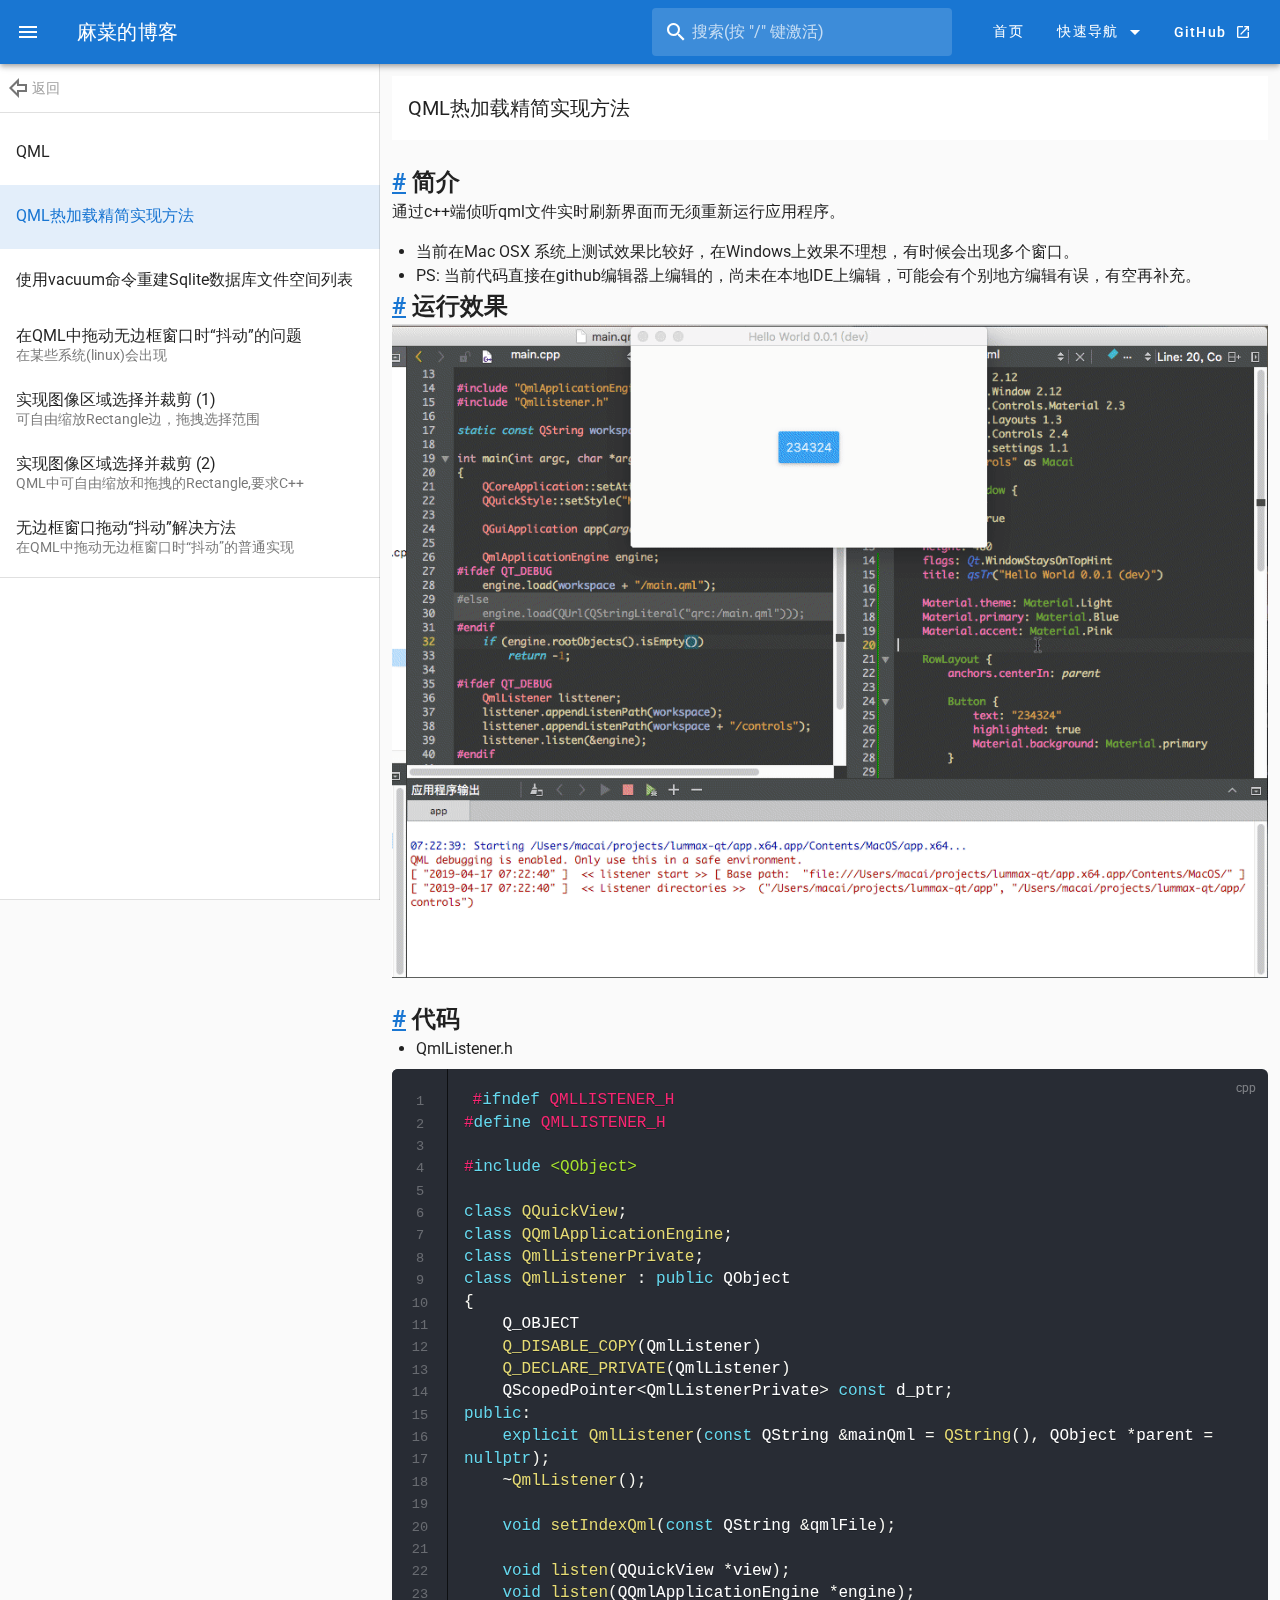
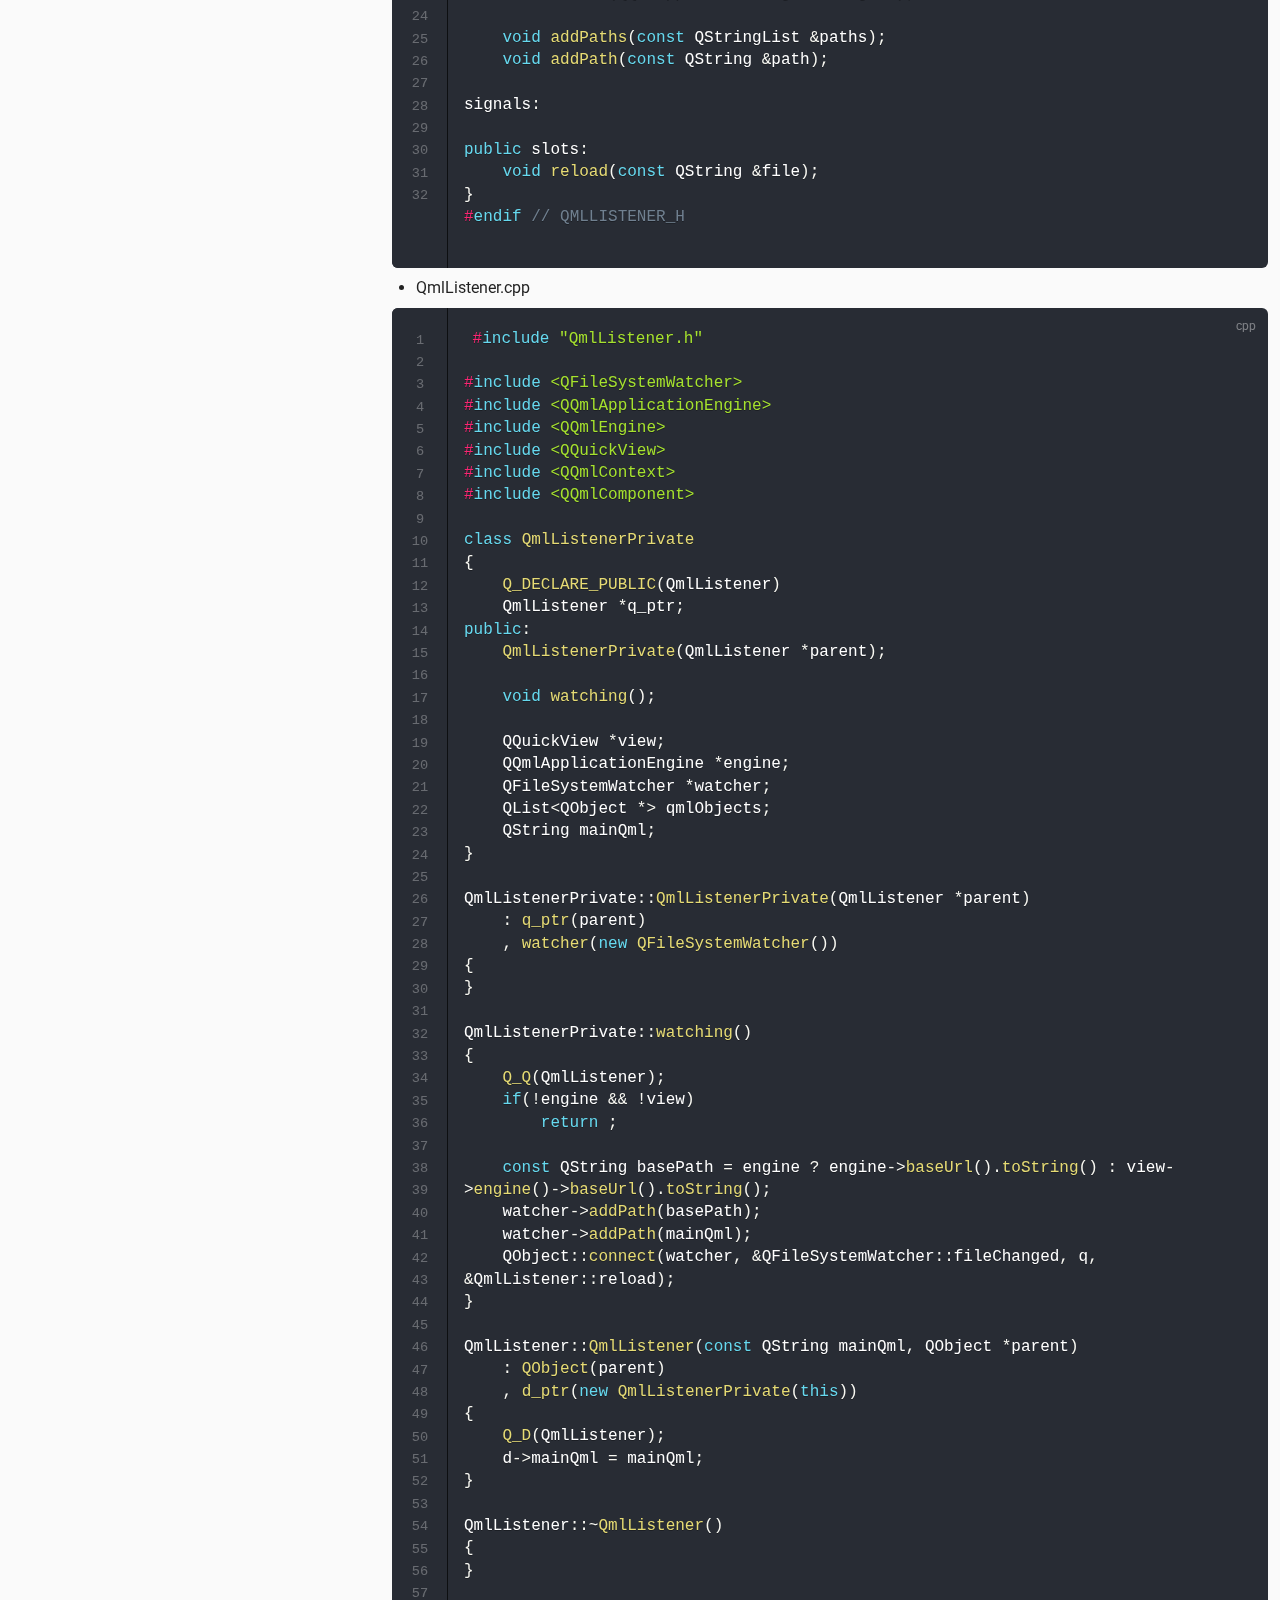
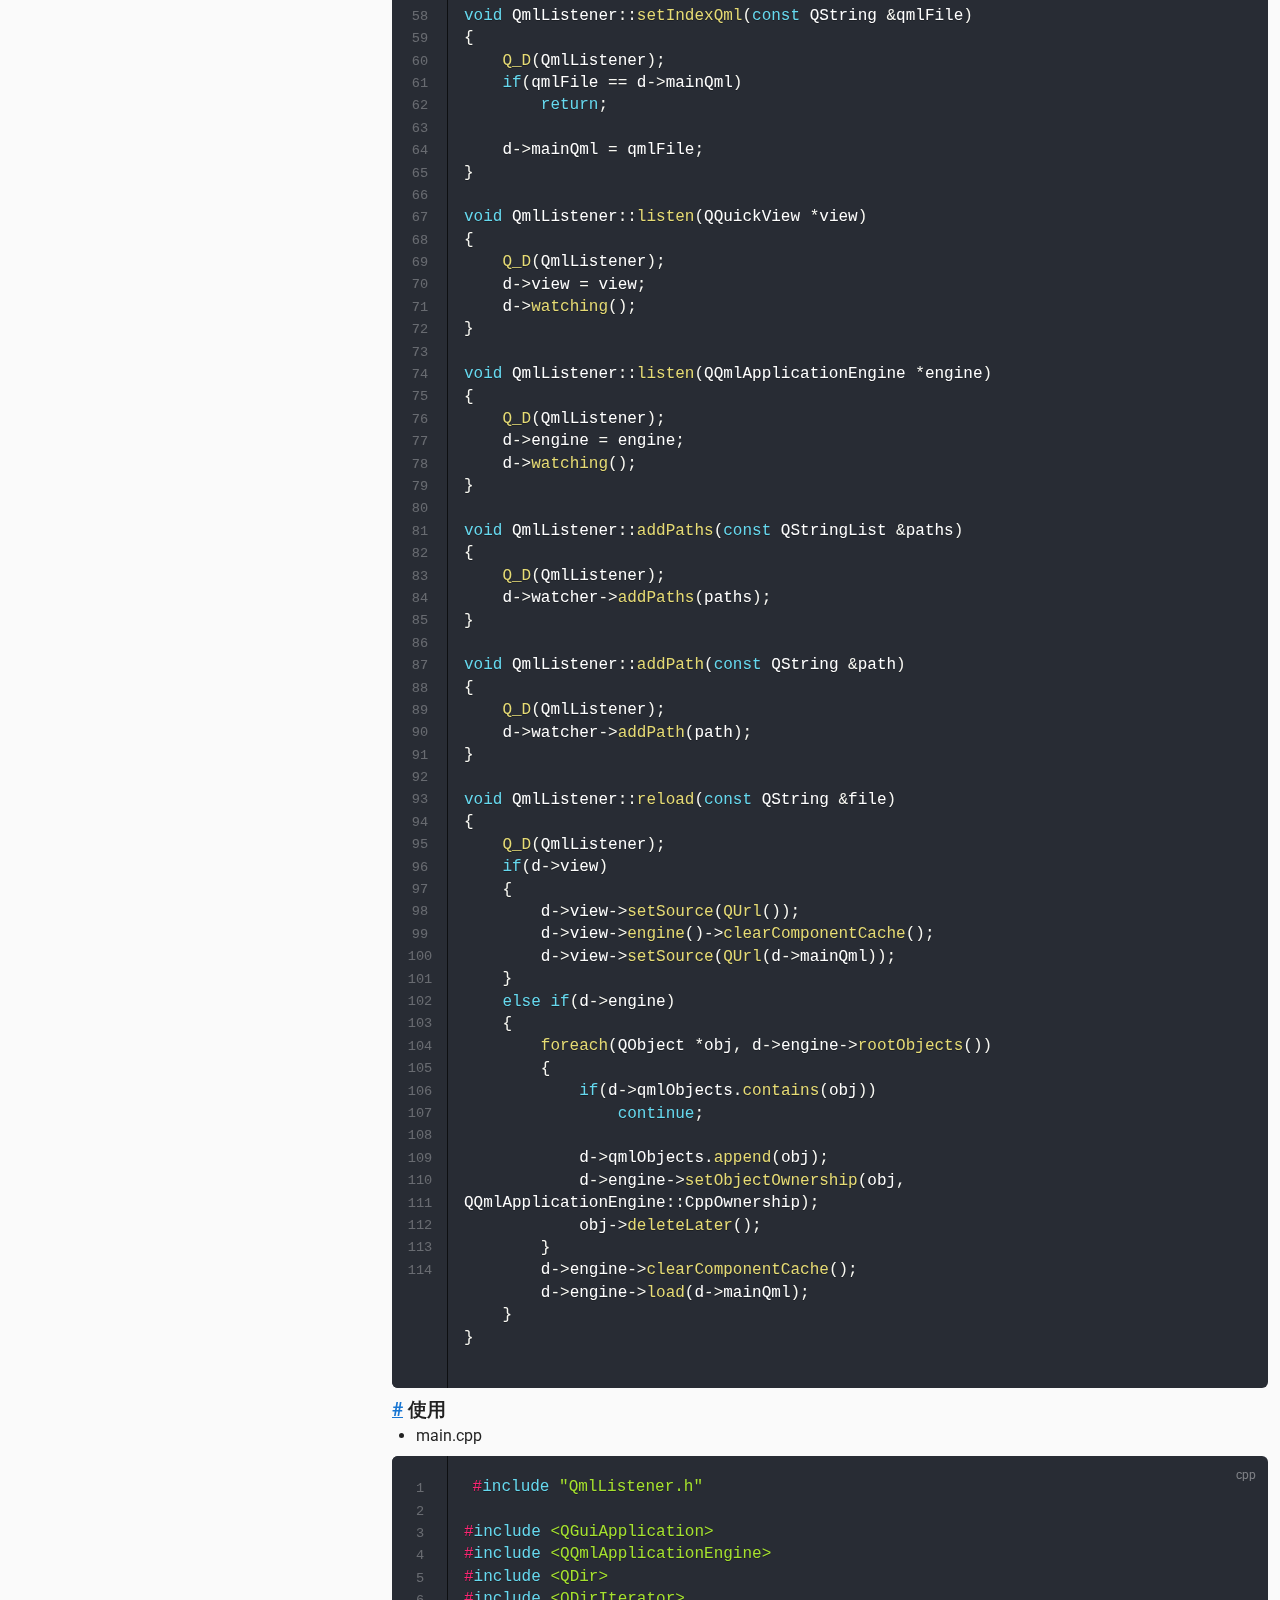
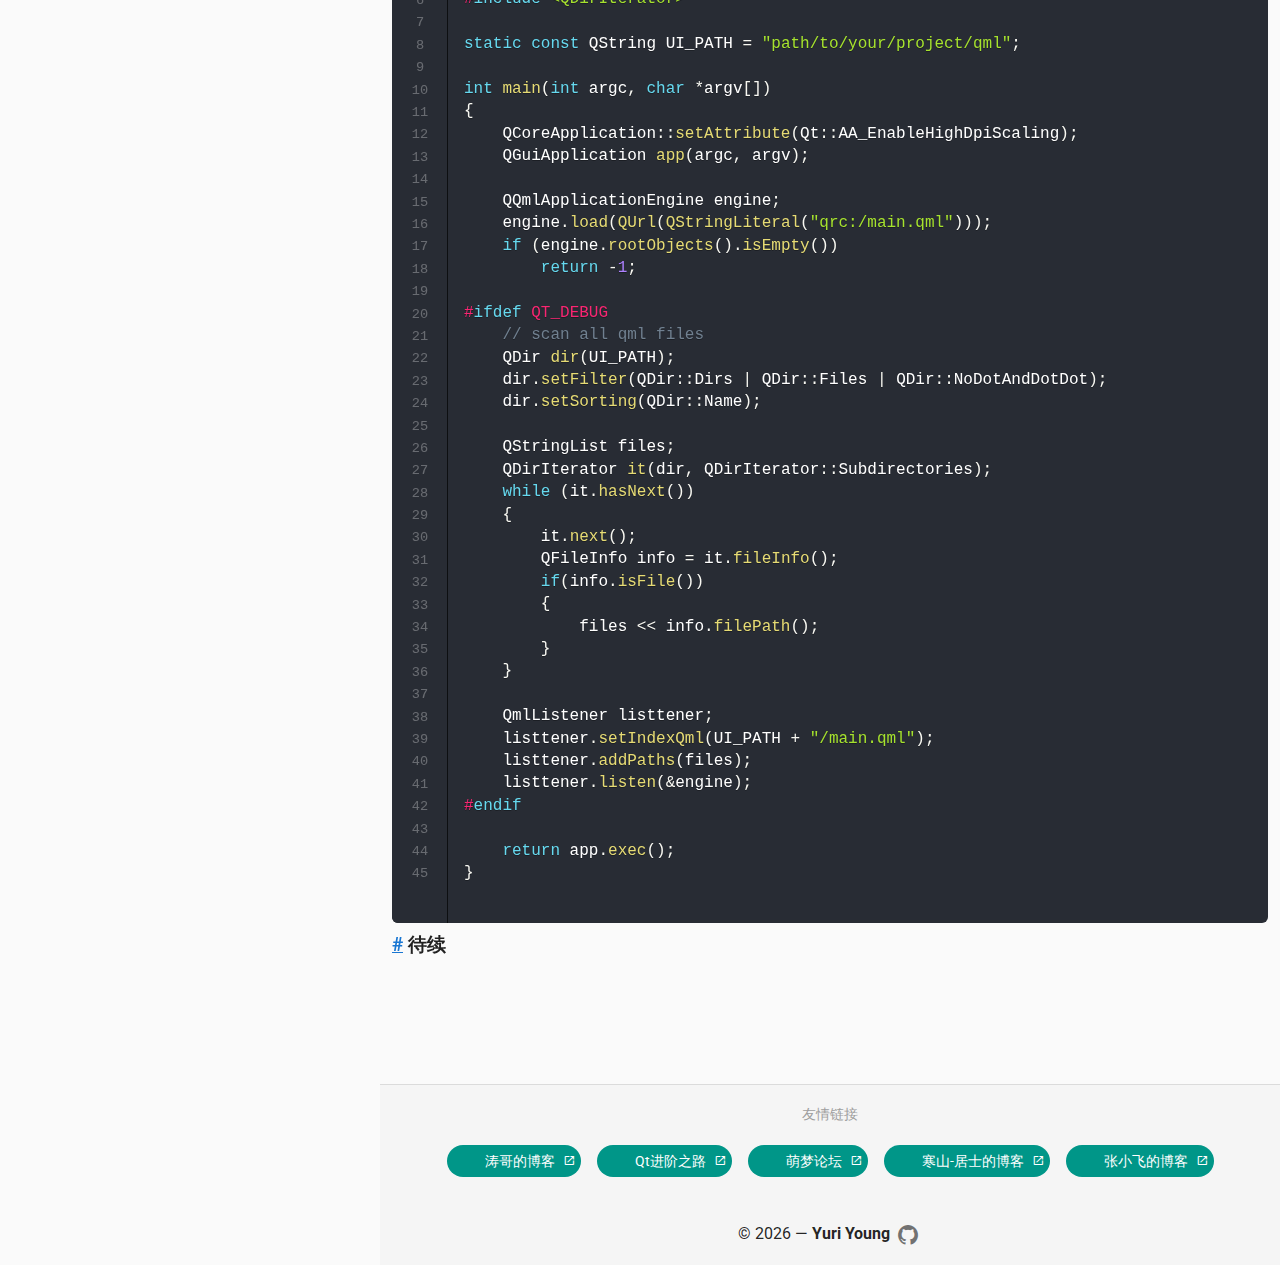
<file: articles/qml/qml-hot-reload.html>
<!DOCTYPE html>
<html lang="en-US">
  <head>
    <meta charset="utf-8">
    <meta name="viewport" content="width=device-width,initial-scale=1">
    <title>QML热加载精简实现方法 | 麻菜的博客 - 学无止尽，专研先进技术</title>
    <meta name="description" content="c++,Qt5,QML,Qt Quick,Web,3DSMax,Unreal Engine 4等技术的开发,以及生物化学,粒子物理,核物理,量子力学,光学,热学,声学等科学理论知识学习研究">
    <meta name="viewport" content="width=device-width, initial-scale=1, maximum-scale=1, user-scalable=no, minimal-ui">
  <link rel="shortcut icon" href="/favicon.ico">
  <link rel="stylesheet" href="https://fonts.googleapis.com/css?family=Roboto:100,300,400,500,700,900|Material+Icons">
    
    <link rel="preload" href="/assets/css/0.styles.120c5b57.css" as="style"><link rel="preload" href="/assets/js/app.a04bd30c.js" as="script"><link rel="preload" href="/assets/js/24.00753ba1.js" as="script"><link rel="preload" href="/assets/js/2.b099d1a5.js" as="script"><link rel="preload" href="/assets/js/7.3e58db81.js" as="script"><link rel="preload" href="/assets/js/6.2b31397e.js" as="script"><link rel="preload" href="/assets/js/8.0b1783e5.js" as="script"><link rel="preload" href="/assets/js/17.f9dc729d.js" as="script"><link rel="preload" href="/assets/js/13.c599d64e.js" as="script"><link rel="preload" href="/assets/js/31.be65646e.js" as="script"><link rel="preload" href="/assets/js/11.6049ec15.js" as="script"><link rel="preload" href="/assets/js/4.b8ad457b.js" as="script"><link rel="preload" href="/assets/js/3.a1845274.js" as="script"><link rel="prefetch" href="/assets/js/1.d1d98b20.js"><link rel="prefetch" href="/assets/js/10.294b3a3a.js"><link rel="prefetch" href="/assets/js/12.6da0e6a2.js"><link rel="prefetch" href="/assets/js/14.6b344f16.js"><link rel="prefetch" href="/assets/js/16.b61a00eb.js"><link rel="prefetch" href="/assets/js/18.277ce043.js"><link rel="prefetch" href="/assets/js/19.6aaa454d.js"><link rel="prefetch" href="/assets/js/20.72754453.js"><link rel="prefetch" href="/assets/js/21.d2bb4227.js"><link rel="prefetch" href="/assets/js/22.b8b50a33.js"><link rel="prefetch" href="/assets/js/23.0b690dd8.js"><link rel="prefetch" href="/assets/js/25.4e0e6363.js"><link rel="prefetch" href="/assets/js/26.87d1b8fe.js"><link rel="prefetch" href="/assets/js/27.9ee61173.js"><link rel="prefetch" href="/assets/js/28.3f961f10.js"><link rel="prefetch" href="/assets/js/29.f6cca8f3.js"><link rel="prefetch" href="/assets/js/30.4d208019.js"><link rel="prefetch" href="/assets/js/32.70f686d2.js"><link rel="prefetch" href="/assets/js/33.4c50a637.js"><link rel="prefetch" href="/assets/js/34.3c4acd62.js"><link rel="prefetch" href="/assets/js/35.b91b12c1.js"><link rel="prefetch" href="/assets/js/36.a3d916ad.js"><link rel="prefetch" href="/assets/js/37.40712f5d.js"><link rel="prefetch" href="/assets/js/38.214bbaa6.js"><link rel="prefetch" href="/assets/js/5.8065acb2.js"><link rel="prefetch" href="/assets/js/9.8c76095d.js">
    <link rel="stylesheet" href="/assets/css/0.styles.120c5b57.css">
  </head>
  <body>
    <div id="app" data-server-rendered="true"><div data-app="true" id="app" class="v-application v-application--is-ltr theme--light" data-v-226a0c77><div class="v-application--wrap"><header class="v-sheet v-sheet--tile theme--dark v-toolbar v-app-bar v-app-bar--clipped v-app-bar--fixed primary" style="height:64px;margin-top:0px;transform:translateY(0px);left:0px;right:0px;" data-v-57ca87a5 data-v-226a0c77><div class="v-toolbar__content" style="height:64px;"><button type="button" class="v-app-bar__nav-icon v-btn v-btn--flat v-btn--icon v-btn--round theme--dark v-size--default" data-v-57ca87a5><span class="v-btn__content"><i aria-hidden="true" class="v-icon notranslate mdi mdi-menu theme--dark" data-v-57ca87a5></i></span></button> <a href="/" class="router-link-active" data-v-0bc96f30 data-v-57ca87a5><button type="button" class="white--text title hidden-sm-and-down v-btn v-btn--flat v-btn--text theme--dark v-size--x-large" data-v-0bc96f30><span class="v-btn__content">麻菜的博客</span></button></a> <div class="spacer" data-v-57ca87a5></div> <div class="v-responsive mr-0 mr-md-6 hidden-xs-only" style="max-width:300px;" data-v-0147d7ba data-v-57ca87a5><div class="v-responsive__content"><div class="v-menu" data-v-0147d7ba><div class="v-input hidden-sm-and-down v-input--hide-details theme--dark v-text-field v-text-field--single-line v-text-field--solo v-text-field--solo-inverted v-text-field--solo-flat v-text-field--enclosed" data-v-0147d7ba><div class="v-input__control"><div class="v-input__slot"><div class="v-input__prepend-inner"><div class="v-input__icon v-input__icon--prepend-inner"><i aria-hidden="true" class="v-icon notranslate mdi mdi-magnify theme--dark"></i></div></div><div class="v-text-field__slot"><label for="search" class="v-label theme--dark" style="left:0px;right:auto;position:absolute;">搜索(按 &quot;/&quot; 键激活)</label><input autocomplete="off" id="search" type="text" value=""></div></div></div></div><div data-v-0147d7ba="" role="menu" class="v-menu__content theme--light " style="max-height:auto;min-width:0px;max-width:auto;top:12px;left:0px;transform-origin:top left;z-index:0;display:none;"></div></div></div></div> <a href="/" class="v-btn v-btn--flat v-btn--router v-btn--text theme--dark v-size--default" data-v-57ca87a5><span class="v-btn__content">首页</span></a> <div class="v-menu" data-v-59452aff data-v-57ca87a5><button type="button" class="v-btn v-btn--flat v-btn--text theme--dark v-size--default" data-v-59452aff><span class="v-btn__content">
            快速导航
            <i aria-hidden="true" class="v-icon notranslate v-icon--right mdi mdi-menu-down theme--dark" data-v-59452aff></i></span></button><div data-v-59452aff="" role="menu" class="v-menu__content theme--light " style="max-height:calc(100% - 16px);min-width:0px;max-width:auto;top:12px;left:12px;transform-origin:top left;z-index:0;display:none;"></div></div> <a href="https://github.com/yuriyoung" target="_blank" class="text-capitalize v-btn v-btn--flat v-btn--text theme--dark v-size--default" data-v-57ca87a5><span class="v-btn__content">
        GitHub<i aria-hidden="true" class="v-icon notranslate v-icon--right mdi mdi-open-in-new theme--dark" style="font-size:16px;" data-v-57ca87a5></i></span></a></div></header> <div class="pb-12" data-v-4d73078d data-v-226a0c77 data-v-226a0c77><nav class="v-navigation-drawer v-navigation-drawer--close v-navigation-drawer--fixed v-navigation-drawer--is-mobile theme--light" style="height:100vh;top:0px;transform:translateX(-100%);width:380px;" data-v-75e69a68 data-v-4d73078d><div class="v-navigation-drawer__prepend"><header class="v-sheet v-sheet--tile theme--light v-toolbar v-toolbar--dense v-toolbar--flat" style="height:48px;" data-v-4d73078d><div class="v-toolbar__content" style="height:48px;"><a href="/" class="v-btn v-btn--flat v-btn--icon v-btn--round v-btn--router theme--light v-size--small" data-v-4d73078d><span class="v-btn__content"><i aria-hidden="true" class="v-icon notranslate mdi mdi-arrow-left-bold-outline theme--light" data-v-4d73078d></i></span></a> <span class="grey--text subtitle-2" data-v-4d73078d>返回</span> <div class="spacer" data-v-4d73078d></div></div></header> <hr role="separator" aria-orientation="horizontal" class="v-divider theme--light" data-v-75e69a68></div><div class="v-navigation-drawer__content">   <div class="v-list v-sheet v-sheet--tile theme--light v-list--two-line" data-v-7a9bafc5 data-v-4d73078d><div role="listbox" class="v-item-group theme--light v-list-item-group primary--text" data-v-7a9bafc5><a href="/articles/qml/" tabindex="0" class="v-list-item v-list-item--link v-list-item--selectable theme--light" data-v-7a9bafc5><div class="v-list-item__content" data-v-7a9bafc5><div class="v-list-item__title" data-v-7a9bafc5>QML</div> <div class="v-list-item__subtitle" data-v-7a9bafc5></div></div></a><a href="/articles/qml/qml-hot-reload.html" tabindex="0" class="v-item--active v-list-item--active v-list-item v-list-item--link v-list-item--selectable theme--light" data-v-7a9bafc5><div class="v-list-item__content" data-v-7a9bafc5><div class="v-list-item__title" data-v-7a9bafc5>QML热加载精简实现方法</div> <div class="v-list-item__subtitle" data-v-7a9bafc5></div></div></a><a href="/articles/qml/vacuum-command-rebuilds-the-sqlite-database-file.html" tabindex="0" class="v-list-item v-list-item--link v-list-item--selectable theme--light" data-v-7a9bafc5><div class="v-list-item__content" data-v-7a9bafc5><div class="v-list-item__title" data-v-7a9bafc5>使用vacuum命令重建Sqlite数据库文件空间列表</div> <div class="v-list-item__subtitle" data-v-7a9bafc5></div></div></a><a href="/articles/qml/dragging-frameless-window-jiggles-in-qml.html" tabindex="0" class="v-list-item v-list-item--link v-list-item--selectable theme--light" data-v-7a9bafc5><div class="v-list-item__content" data-v-7a9bafc5><div class="v-list-item__title" data-v-7a9bafc5>在QML中拖动无边框窗口时“抖动”的问题</div> <div class="v-list-item__subtitle" data-v-7a9bafc5>在某些系统(linux)会出现</div></div></a><a href="/articles/qml/resizable-borders-of-Rectangle-to-selection-rect-for-crop-image.html" tabindex="0" class="v-list-item v-list-item--link v-list-item--selectable theme--light" data-v-7a9bafc5><div class="v-list-item__content" data-v-7a9bafc5><div class="v-list-item__title" data-v-7a9bafc5>实现图像区域选择并裁剪 (1)</div> <div class="v-list-item__subtitle" data-v-7a9bafc5>可自由缩放Rectangle边，拖拽选择范围</div></div></a><a href="/articles/qml/image-area-selection-and-crop-in-qml.html" tabindex="0" class="v-list-item v-list-item--link v-list-item--selectable theme--light" data-v-7a9bafc5><div class="v-list-item__content" data-v-7a9bafc5><div class="v-list-item__title" data-v-7a9bafc5>实现图像区域选择并裁剪 (2)</div> <div class="v-list-item__subtitle" data-v-7a9bafc5>QML中可自由缩放和拖拽的Rectangle,要求C++</div></div></a><a href="/articles/qml/dragging-jiggles.html" tabindex="0" class="v-list-item v-list-item--link v-list-item--selectable theme--light" data-v-7a9bafc5><div class="v-list-item__content" data-v-7a9bafc5><div class="v-list-item__title" data-v-7a9bafc5>无边框窗口拖动“抖动”解决方法</div> <div class="v-list-item__subtitle" data-v-7a9bafc5>在QML中拖动无边框窗口时“抖动”的普通实现</div></div></a></div></div> <hr role="separator" aria-orientation="horizontal" class="v-divider theme--light" data-v-75e69a68></div><div class="v-navigation-drawer__append"><hr role="separator" aria-orientation="horizontal" class="v-divider theme--light" data-v-75e69a68> </div><div class="v-navigation-drawer__border"></div></nav> <main class="v-content" style="padding-top:64px;padding-right:0px;padding-bottom:0px;padding-left:0px;" data-v-4d73078d><div class="v-content__wrap"><div class="v-responsive mx-auto overflow-visible" style="max-width:1024px;" data-v-4d73078d><div class="v-responsive__content"><div class="container" data-v-4d73078d><div class="v-responsive overflow-visible" style="min-height:90vh;" data-v-4d73078d><div class="v-responsive__content"><div data-v-4d73078d><header class="v-sheet v-sheet--tile theme--light v-toolbar v-toolbar--flat" style="height:64px;"><div class="v-toolbar__content" style="height:64px;"><div class="v-toolbar__title">
            QML热加载精简实现方法
        </div></div></header> <div class="pb-6"></div> <div class="content__default"><h2 id="简介"><a href="#简介" class="header-anchor">#</a> 简介</h2> <p>通过c++端侦听qml文件实时刷新界面而无须重新运行应用程序。</p> <ul><li>当前在Mac OSX 系统上测试效果比较好，在Windows上效果不理想，有时候会出现多个窗口。</li> <li>PS: 当前代码直接在github编辑器上编辑的，尚未在本地IDE上编辑，可能会有个别地方编辑有误，有空再补充。</li></ul> <h2 id="运行效果"><a href="#运行效果" class="header-anchor">#</a> 运行效果</h2> <p><img src="/assets/img/qml-hot-reload.gif" alt="demo"></p> <h2 id="代码"><a href="#代码" class="header-anchor">#</a> 代码</h2> <ul><li>QmlListener.h</li></ul> <div class="language-cpp line-numbers-mode"><pre class="language-cpp"><code><span class="token macro property">#<span class="token directive keyword">ifndef</span> QMLLISTENER_H</span>
<span class="token macro property">#<span class="token directive keyword">define</span> QMLLISTENER_H</span>

<span class="token macro property">#<span class="token directive keyword">include</span> <span class="token string">&lt;QObject&gt;</span></span>

<span class="token keyword">class</span> <span class="token class-name">QQuickView</span><span class="token punctuation">;</span>
<span class="token keyword">class</span> <span class="token class-name">QQmlApplicationEngine</span><span class="token punctuation">;</span>
<span class="token keyword">class</span> <span class="token class-name">QmlListenerPrivate</span><span class="token punctuation">;</span>
<span class="token keyword">class</span> <span class="token class-name">QmlListener</span> <span class="token operator">:</span> <span class="token keyword">public</span> QObject
<span class="token punctuation">{</span>
    Q_OBJECT
    <span class="token function">Q_DISABLE_COPY</span><span class="token punctuation">(</span>QmlListener<span class="token punctuation">)</span>
    <span class="token function">Q_DECLARE_PRIVATE</span><span class="token punctuation">(</span>QmlListener<span class="token punctuation">)</span>
    QScopedPointer<span class="token operator">&lt;</span>QmlListenerPrivate<span class="token operator">&gt;</span> <span class="token keyword">const</span> d_ptr<span class="token punctuation">;</span>
<span class="token keyword">public</span><span class="token operator">:</span>
    <span class="token keyword">explicit</span> <span class="token function">QmlListener</span><span class="token punctuation">(</span><span class="token keyword">const</span> QString <span class="token operator">&amp;</span>mainQml <span class="token operator">=</span> <span class="token function">QString</span><span class="token punctuation">(</span><span class="token punctuation">)</span><span class="token punctuation">,</span> QObject <span class="token operator">*</span>parent <span class="token operator">=</span> <span class="token keyword">nullptr</span><span class="token punctuation">)</span><span class="token punctuation">;</span>
    <span class="token operator">~</span><span class="token function">QmlListener</span><span class="token punctuation">(</span><span class="token punctuation">)</span><span class="token punctuation">;</span>
    
    <span class="token keyword">void</span> <span class="token function">setIndexQml</span><span class="token punctuation">(</span><span class="token keyword">const</span> QString <span class="token operator">&amp;</span>qmlFile<span class="token punctuation">)</span><span class="token punctuation">;</span>
    
    <span class="token keyword">void</span> <span class="token function">listen</span><span class="token punctuation">(</span>QQuickView <span class="token operator">*</span>view<span class="token punctuation">)</span><span class="token punctuation">;</span>
    <span class="token keyword">void</span> <span class="token function">listen</span><span class="token punctuation">(</span>QQmlApplicationEngine <span class="token operator">*</span>engine<span class="token punctuation">)</span><span class="token punctuation">;</span>
    
    <span class="token keyword">void</span> <span class="token function">addPaths</span><span class="token punctuation">(</span><span class="token keyword">const</span> QStringList <span class="token operator">&amp;</span>paths<span class="token punctuation">)</span><span class="token punctuation">;</span>
    <span class="token keyword">void</span> <span class="token function">addPath</span><span class="token punctuation">(</span><span class="token keyword">const</span> QString <span class="token operator">&amp;</span>path<span class="token punctuation">)</span><span class="token punctuation">;</span>
    
signals<span class="token operator">:</span>

<span class="token keyword">public</span> slots<span class="token operator">:</span>
    <span class="token keyword">void</span> <span class="token function">reload</span><span class="token punctuation">(</span><span class="token keyword">const</span> QString <span class="token operator">&amp;</span>file<span class="token punctuation">)</span><span class="token punctuation">;</span>
<span class="token punctuation">}</span>
<span class="token macro property">#<span class="token directive keyword">endif</span> </span><span class="token comment">// QMLLISTENER_H</span>
</code></pre> <div class="line-numbers-wrapper"><span class="line-number">1</span><br><span class="line-number">2</span><br><span class="line-number">3</span><br><span class="line-number">4</span><br><span class="line-number">5</span><br><span class="line-number">6</span><br><span class="line-number">7</span><br><span class="line-number">8</span><br><span class="line-number">9</span><br><span class="line-number">10</span><br><span class="line-number">11</span><br><span class="line-number">12</span><br><span class="line-number">13</span><br><span class="line-number">14</span><br><span class="line-number">15</span><br><span class="line-number">16</span><br><span class="line-number">17</span><br><span class="line-number">18</span><br><span class="line-number">19</span><br><span class="line-number">20</span><br><span class="line-number">21</span><br><span class="line-number">22</span><br><span class="line-number">23</span><br><span class="line-number">24</span><br><span class="line-number">25</span><br><span class="line-number">26</span><br><span class="line-number">27</span><br><span class="line-number">28</span><br><span class="line-number">29</span><br><span class="line-number">30</span><br><span class="line-number">31</span><br><span class="line-number">32</span><br></div></div><ul><li>QmlListener.cpp</li></ul> <div class="language-cpp line-numbers-mode"><pre class="language-cpp"><code><span class="token macro property">#<span class="token directive keyword">include</span> <span class="token string">&quot;QmlListener.h&quot;</span></span>

<span class="token macro property">#<span class="token directive keyword">include</span> <span class="token string">&lt;QFileSystemWatcher&gt;</span></span>
<span class="token macro property">#<span class="token directive keyword">include</span> <span class="token string">&lt;QQmlApplicationEngine&gt;</span></span>
<span class="token macro property">#<span class="token directive keyword">include</span> <span class="token string">&lt;QQmlEngine&gt;</span></span>
<span class="token macro property">#<span class="token directive keyword">include</span> <span class="token string">&lt;QQuickView&gt;</span></span>
<span class="token macro property">#<span class="token directive keyword">include</span> <span class="token string">&lt;QQmlContext&gt;</span></span>
<span class="token macro property">#<span class="token directive keyword">include</span> <span class="token string">&lt;QQmlComponent&gt;</span></span>

<span class="token keyword">class</span> <span class="token class-name">QmlListenerPrivate</span>
<span class="token punctuation">{</span>
    <span class="token function">Q_DECLARE_PUBLIC</span><span class="token punctuation">(</span>QmlListener<span class="token punctuation">)</span>
    QmlListener <span class="token operator">*</span>q_ptr<span class="token punctuation">;</span>
<span class="token keyword">public</span><span class="token operator">:</span>
    <span class="token function">QmlListenerPrivate</span><span class="token punctuation">(</span>QmlListener <span class="token operator">*</span>parent<span class="token punctuation">)</span><span class="token punctuation">;</span>
    
    <span class="token keyword">void</span> <span class="token function">watching</span><span class="token punctuation">(</span><span class="token punctuation">)</span><span class="token punctuation">;</span>
    
    QQuickView <span class="token operator">*</span>view<span class="token punctuation">;</span>
    QQmlApplicationEngine <span class="token operator">*</span>engine<span class="token punctuation">;</span>
    QFileSystemWatcher <span class="token operator">*</span>watcher<span class="token punctuation">;</span>
    QList<span class="token operator">&lt;</span>QObject <span class="token operator">*</span><span class="token operator">&gt;</span> qmlObjects<span class="token punctuation">;</span>
    QString mainQml<span class="token punctuation">;</span>
<span class="token punctuation">}</span>

QmlListenerPrivate<span class="token operator">::</span><span class="token function">QmlListenerPrivate</span><span class="token punctuation">(</span>QmlListener <span class="token operator">*</span>parent<span class="token punctuation">)</span>
    <span class="token operator">:</span> <span class="token function">q_ptr</span><span class="token punctuation">(</span>parent<span class="token punctuation">)</span>
    <span class="token punctuation">,</span> <span class="token function">watcher</span><span class="token punctuation">(</span><span class="token keyword">new</span> <span class="token function">QFileSystemWatcher</span><span class="token punctuation">(</span><span class="token punctuation">)</span><span class="token punctuation">)</span>
<span class="token punctuation">{</span>
<span class="token punctuation">}</span>

QmlListenerPrivate<span class="token operator">::</span><span class="token function">watching</span><span class="token punctuation">(</span><span class="token punctuation">)</span>
<span class="token punctuation">{</span>
    <span class="token function">Q_Q</span><span class="token punctuation">(</span>QmlListener<span class="token punctuation">)</span><span class="token punctuation">;</span>
    <span class="token keyword">if</span><span class="token punctuation">(</span><span class="token operator">!</span>engine <span class="token operator">&amp;&amp;</span> <span class="token operator">!</span>view<span class="token punctuation">)</span>
        <span class="token keyword">return</span> <span class="token punctuation">;</span>
    
    <span class="token keyword">const</span> QString basePath <span class="token operator">=</span> engine <span class="token operator">?</span> engine<span class="token operator">-&gt;</span><span class="token function">baseUrl</span><span class="token punctuation">(</span><span class="token punctuation">)</span><span class="token punctuation">.</span><span class="token function">toString</span><span class="token punctuation">(</span><span class="token punctuation">)</span> <span class="token operator">:</span> view<span class="token operator">-&gt;</span><span class="token function">engine</span><span class="token punctuation">(</span><span class="token punctuation">)</span><span class="token operator">-&gt;</span><span class="token function">baseUrl</span><span class="token punctuation">(</span><span class="token punctuation">)</span><span class="token punctuation">.</span><span class="token function">toString</span><span class="token punctuation">(</span><span class="token punctuation">)</span><span class="token punctuation">;</span>
    watcher<span class="token operator">-&gt;</span><span class="token function">addPath</span><span class="token punctuation">(</span>basePath<span class="token punctuation">)</span><span class="token punctuation">;</span>
    watcher<span class="token operator">-&gt;</span><span class="token function">addPath</span><span class="token punctuation">(</span>mainQml<span class="token punctuation">)</span><span class="token punctuation">;</span>
    QObject<span class="token operator">::</span><span class="token function">connect</span><span class="token punctuation">(</span>watcher<span class="token punctuation">,</span> <span class="token operator">&amp;</span>QFileSystemWatcher<span class="token operator">::</span>fileChanged<span class="token punctuation">,</span> q<span class="token punctuation">,</span> <span class="token operator">&amp;</span>QmlListener<span class="token operator">::</span>reload<span class="token punctuation">)</span><span class="token punctuation">;</span>
<span class="token punctuation">}</span>

QmlListener<span class="token operator">::</span><span class="token function">QmlListener</span><span class="token punctuation">(</span><span class="token keyword">const</span> QString mainQml<span class="token punctuation">,</span> QObject <span class="token operator">*</span>parent<span class="token punctuation">)</span>
    <span class="token operator">:</span> <span class="token function">QObject</span><span class="token punctuation">(</span>parent<span class="token punctuation">)</span>
    <span class="token punctuation">,</span> <span class="token function">d_ptr</span><span class="token punctuation">(</span><span class="token keyword">new</span> <span class="token function">QmlListenerPrivate</span><span class="token punctuation">(</span><span class="token keyword">this</span><span class="token punctuation">)</span><span class="token punctuation">)</span>
<span class="token punctuation">{</span>
    <span class="token function">Q_D</span><span class="token punctuation">(</span>QmlListener<span class="token punctuation">)</span><span class="token punctuation">;</span>
    d<span class="token operator">-&gt;</span>mainQml <span class="token operator">=</span> mainQml<span class="token punctuation">;</span>
<span class="token punctuation">}</span>

QmlListener<span class="token operator">::</span><span class="token operator">~</span><span class="token function">QmlListener</span><span class="token punctuation">(</span><span class="token punctuation">)</span>
<span class="token punctuation">{</span>
<span class="token punctuation">}</span>

<span class="token keyword">void</span> QmlListener<span class="token operator">::</span><span class="token function">setIndexQml</span><span class="token punctuation">(</span><span class="token keyword">const</span> QString <span class="token operator">&amp;</span>qmlFile<span class="token punctuation">)</span>
<span class="token punctuation">{</span>
    <span class="token function">Q_D</span><span class="token punctuation">(</span>QmlListener<span class="token punctuation">)</span><span class="token punctuation">;</span>
    <span class="token keyword">if</span><span class="token punctuation">(</span>qmlFile <span class="token operator">==</span> d<span class="token operator">-&gt;</span>mainQml<span class="token punctuation">)</span>
        <span class="token keyword">return</span><span class="token punctuation">;</span>

    d<span class="token operator">-&gt;</span>mainQml <span class="token operator">=</span> qmlFile<span class="token punctuation">;</span>
<span class="token punctuation">}</span>

<span class="token keyword">void</span> QmlListener<span class="token operator">::</span><span class="token function">listen</span><span class="token punctuation">(</span>QQuickView <span class="token operator">*</span>view<span class="token punctuation">)</span>
<span class="token punctuation">{</span>
    <span class="token function">Q_D</span><span class="token punctuation">(</span>QmlListener<span class="token punctuation">)</span><span class="token punctuation">;</span>
    d<span class="token operator">-&gt;</span>view <span class="token operator">=</span> view<span class="token punctuation">;</span>
    d<span class="token operator">-&gt;</span><span class="token function">watching</span><span class="token punctuation">(</span><span class="token punctuation">)</span><span class="token punctuation">;</span>
<span class="token punctuation">}</span>

<span class="token keyword">void</span> QmlListener<span class="token operator">::</span><span class="token function">listen</span><span class="token punctuation">(</span>QQmlApplicationEngine <span class="token operator">*</span>engine<span class="token punctuation">)</span>
<span class="token punctuation">{</span>
    <span class="token function">Q_D</span><span class="token punctuation">(</span>QmlListener<span class="token punctuation">)</span><span class="token punctuation">;</span>
    d<span class="token operator">-&gt;</span>engine <span class="token operator">=</span> engine<span class="token punctuation">;</span>
    d<span class="token operator">-&gt;</span><span class="token function">watching</span><span class="token punctuation">(</span><span class="token punctuation">)</span><span class="token punctuation">;</span>
<span class="token punctuation">}</span>

<span class="token keyword">void</span> QmlListener<span class="token operator">::</span><span class="token function">addPaths</span><span class="token punctuation">(</span><span class="token keyword">const</span> QStringList <span class="token operator">&amp;</span>paths<span class="token punctuation">)</span>
<span class="token punctuation">{</span>
    <span class="token function">Q_D</span><span class="token punctuation">(</span>QmlListener<span class="token punctuation">)</span><span class="token punctuation">;</span>
    d<span class="token operator">-&gt;</span>watcher<span class="token operator">-&gt;</span><span class="token function">addPaths</span><span class="token punctuation">(</span>paths<span class="token punctuation">)</span><span class="token punctuation">;</span>
<span class="token punctuation">}</span>

<span class="token keyword">void</span> QmlListener<span class="token operator">::</span><span class="token function">addPath</span><span class="token punctuation">(</span><span class="token keyword">const</span> QString <span class="token operator">&amp;</span>path<span class="token punctuation">)</span>
<span class="token punctuation">{</span>
    <span class="token function">Q_D</span><span class="token punctuation">(</span>QmlListener<span class="token punctuation">)</span><span class="token punctuation">;</span>
    d<span class="token operator">-&gt;</span>watcher<span class="token operator">-&gt;</span><span class="token function">addPath</span><span class="token punctuation">(</span>path<span class="token punctuation">)</span><span class="token punctuation">;</span>
<span class="token punctuation">}</span>

<span class="token keyword">void</span> QmlListener<span class="token operator">::</span><span class="token function">reload</span><span class="token punctuation">(</span><span class="token keyword">const</span> QString <span class="token operator">&amp;</span>file<span class="token punctuation">)</span>
<span class="token punctuation">{</span>
    <span class="token function">Q_D</span><span class="token punctuation">(</span>QmlListener<span class="token punctuation">)</span><span class="token punctuation">;</span>
    <span class="token keyword">if</span><span class="token punctuation">(</span>d<span class="token operator">-&gt;</span>view<span class="token punctuation">)</span>
    <span class="token punctuation">{</span>
        d<span class="token operator">-&gt;</span>view<span class="token operator">-&gt;</span><span class="token function">setSource</span><span class="token punctuation">(</span><span class="token function">QUrl</span><span class="token punctuation">(</span><span class="token punctuation">)</span><span class="token punctuation">)</span><span class="token punctuation">;</span>
        d<span class="token operator">-&gt;</span>view<span class="token operator">-&gt;</span><span class="token function">engine</span><span class="token punctuation">(</span><span class="token punctuation">)</span><span class="token operator">-&gt;</span><span class="token function">clearComponentCache</span><span class="token punctuation">(</span><span class="token punctuation">)</span><span class="token punctuation">;</span>
        d<span class="token operator">-&gt;</span>view<span class="token operator">-&gt;</span><span class="token function">setSource</span><span class="token punctuation">(</span><span class="token function">QUrl</span><span class="token punctuation">(</span>d<span class="token operator">-&gt;</span>mainQml<span class="token punctuation">)</span><span class="token punctuation">)</span><span class="token punctuation">;</span>
    <span class="token punctuation">}</span>
    <span class="token keyword">else</span> <span class="token keyword">if</span><span class="token punctuation">(</span>d<span class="token operator">-&gt;</span>engine<span class="token punctuation">)</span>
    <span class="token punctuation">{</span>
        <span class="token function">foreach</span><span class="token punctuation">(</span>QObject <span class="token operator">*</span>obj<span class="token punctuation">,</span> d<span class="token operator">-&gt;</span>engine<span class="token operator">-&gt;</span><span class="token function">rootObjects</span><span class="token punctuation">(</span><span class="token punctuation">)</span><span class="token punctuation">)</span>
        <span class="token punctuation">{</span>
            <span class="token keyword">if</span><span class="token punctuation">(</span>d<span class="token operator">-&gt;</span>qmlObjects<span class="token punctuation">.</span><span class="token function">contains</span><span class="token punctuation">(</span>obj<span class="token punctuation">)</span><span class="token punctuation">)</span>
                <span class="token keyword">continue</span><span class="token punctuation">;</span>

            d<span class="token operator">-&gt;</span>qmlObjects<span class="token punctuation">.</span><span class="token function">append</span><span class="token punctuation">(</span>obj<span class="token punctuation">)</span><span class="token punctuation">;</span>
            d<span class="token operator">-&gt;</span>engine<span class="token operator">-&gt;</span><span class="token function">setObjectOwnership</span><span class="token punctuation">(</span>obj<span class="token punctuation">,</span> QQmlApplicationEngine<span class="token operator">::</span>CppOwnership<span class="token punctuation">)</span><span class="token punctuation">;</span>
            obj<span class="token operator">-&gt;</span><span class="token function">deleteLater</span><span class="token punctuation">(</span><span class="token punctuation">)</span><span class="token punctuation">;</span>
        <span class="token punctuation">}</span>
        d<span class="token operator">-&gt;</span>engine<span class="token operator">-&gt;</span><span class="token function">clearComponentCache</span><span class="token punctuation">(</span><span class="token punctuation">)</span><span class="token punctuation">;</span>
        d<span class="token operator">-&gt;</span>engine<span class="token operator">-&gt;</span><span class="token function">load</span><span class="token punctuation">(</span>d<span class="token operator">-&gt;</span>mainQml<span class="token punctuation">)</span><span class="token punctuation">;</span>
    <span class="token punctuation">}</span>
<span class="token punctuation">}</span>
</code></pre> <div class="line-numbers-wrapper"><span class="line-number">1</span><br><span class="line-number">2</span><br><span class="line-number">3</span><br><span class="line-number">4</span><br><span class="line-number">5</span><br><span class="line-number">6</span><br><span class="line-number">7</span><br><span class="line-number">8</span><br><span class="line-number">9</span><br><span class="line-number">10</span><br><span class="line-number">11</span><br><span class="line-number">12</span><br><span class="line-number">13</span><br><span class="line-number">14</span><br><span class="line-number">15</span><br><span class="line-number">16</span><br><span class="line-number">17</span><br><span class="line-number">18</span><br><span class="line-number">19</span><br><span class="line-number">20</span><br><span class="line-number">21</span><br><span class="line-number">22</span><br><span class="line-number">23</span><br><span class="line-number">24</span><br><span class="line-number">25</span><br><span class="line-number">26</span><br><span class="line-number">27</span><br><span class="line-number">28</span><br><span class="line-number">29</span><br><span class="line-number">30</span><br><span class="line-number">31</span><br><span class="line-number">32</span><br><span class="line-number">33</span><br><span class="line-number">34</span><br><span class="line-number">35</span><br><span class="line-number">36</span><br><span class="line-number">37</span><br><span class="line-number">38</span><br><span class="line-number">39</span><br><span class="line-number">40</span><br><span class="line-number">41</span><br><span class="line-number">42</span><br><span class="line-number">43</span><br><span class="line-number">44</span><br><span class="line-number">45</span><br><span class="line-number">46</span><br><span class="line-number">47</span><br><span class="line-number">48</span><br><span class="line-number">49</span><br><span class="line-number">50</span><br><span class="line-number">51</span><br><span class="line-number">52</span><br><span class="line-number">53</span><br><span class="line-number">54</span><br><span class="line-number">55</span><br><span class="line-number">56</span><br><span class="line-number">57</span><br><span class="line-number">58</span><br><span class="line-number">59</span><br><span class="line-number">60</span><br><span class="line-number">61</span><br><span class="line-number">62</span><br><span class="line-number">63</span><br><span class="line-number">64</span><br><span class="line-number">65</span><br><span class="line-number">66</span><br><span class="line-number">67</span><br><span class="line-number">68</span><br><span class="line-number">69</span><br><span class="line-number">70</span><br><span class="line-number">71</span><br><span class="line-number">72</span><br><span class="line-number">73</span><br><span class="line-number">74</span><br><span class="line-number">75</span><br><span class="line-number">76</span><br><span class="line-number">77</span><br><span class="line-number">78</span><br><span class="line-number">79</span><br><span class="line-number">80</span><br><span class="line-number">81</span><br><span class="line-number">82</span><br><span class="line-number">83</span><br><span class="line-number">84</span><br><span class="line-number">85</span><br><span class="line-number">86</span><br><span class="line-number">87</span><br><span class="line-number">88</span><br><span class="line-number">89</span><br><span class="line-number">90</span><br><span class="line-number">91</span><br><span class="line-number">92</span><br><span class="line-number">93</span><br><span class="line-number">94</span><br><span class="line-number">95</span><br><span class="line-number">96</span><br><span class="line-number">97</span><br><span class="line-number">98</span><br><span class="line-number">99</span><br><span class="line-number">100</span><br><span class="line-number">101</span><br><span class="line-number">102</span><br><span class="line-number">103</span><br><span class="line-number">104</span><br><span class="line-number">105</span><br><span class="line-number">106</span><br><span class="line-number">107</span><br><span class="line-number">108</span><br><span class="line-number">109</span><br><span class="line-number">110</span><br><span class="line-number">111</span><br><span class="line-number">112</span><br><span class="line-number">113</span><br><span class="line-number">114</span><br></div></div><h3 id="使用"><a href="#使用" class="header-anchor">#</a> 使用</h3> <ul><li>main.cpp</li></ul> <div class="language-cpp line-numbers-mode"><pre class="language-cpp"><code><span class="token macro property">#<span class="token directive keyword">include</span> <span class="token string">&quot;QmlListener.h&quot;</span></span>

<span class="token macro property">#<span class="token directive keyword">include</span> <span class="token string">&lt;QGuiApplication&gt;</span></span>
<span class="token macro property">#<span class="token directive keyword">include</span> <span class="token string">&lt;QQmlApplicationEngine&gt;</span></span>
<span class="token macro property">#<span class="token directive keyword">include</span> <span class="token string">&lt;QDir&gt;</span></span>
<span class="token macro property">#<span class="token directive keyword">include</span> <span class="token string">&lt;QDirIterator&gt;</span></span>

<span class="token keyword">static</span> <span class="token keyword">const</span> QString UI_PATH <span class="token operator">=</span> <span class="token string">&quot;path/to/your/project/qml&quot;</span><span class="token punctuation">;</span>

<span class="token keyword">int</span> <span class="token function">main</span><span class="token punctuation">(</span><span class="token keyword">int</span> argc<span class="token punctuation">,</span> <span class="token keyword">char</span> <span class="token operator">*</span>argv<span class="token punctuation">[</span><span class="token punctuation">]</span><span class="token punctuation">)</span>
<span class="token punctuation">{</span>
    QCoreApplication<span class="token operator">::</span><span class="token function">setAttribute</span><span class="token punctuation">(</span>Qt<span class="token operator">::</span>AA_EnableHighDpiScaling<span class="token punctuation">)</span><span class="token punctuation">;</span>
    QGuiApplication <span class="token function">app</span><span class="token punctuation">(</span>argc<span class="token punctuation">,</span> argv<span class="token punctuation">)</span><span class="token punctuation">;</span>
    
    QQmlApplicationEngine engine<span class="token punctuation">;</span>
    engine<span class="token punctuation">.</span><span class="token function">load</span><span class="token punctuation">(</span><span class="token function">QUrl</span><span class="token punctuation">(</span><span class="token function">QStringLiteral</span><span class="token punctuation">(</span><span class="token string">&quot;qrc:/main.qml&quot;</span><span class="token punctuation">)</span><span class="token punctuation">)</span><span class="token punctuation">)</span><span class="token punctuation">;</span>
    <span class="token keyword">if</span> <span class="token punctuation">(</span>engine<span class="token punctuation">.</span><span class="token function">rootObjects</span><span class="token punctuation">(</span><span class="token punctuation">)</span><span class="token punctuation">.</span><span class="token function">isEmpty</span><span class="token punctuation">(</span><span class="token punctuation">)</span><span class="token punctuation">)</span>
        <span class="token keyword">return</span> <span class="token operator">-</span><span class="token number">1</span><span class="token punctuation">;</span>

<span class="token macro property">#<span class="token directive keyword">ifdef</span> QT_DEBUG</span>
    <span class="token comment">// scan all qml files</span>
    QDir <span class="token function">dir</span><span class="token punctuation">(</span>UI_PATH<span class="token punctuation">)</span><span class="token punctuation">;</span>
    dir<span class="token punctuation">.</span><span class="token function">setFilter</span><span class="token punctuation">(</span>QDir<span class="token operator">::</span>Dirs <span class="token operator">|</span> QDir<span class="token operator">::</span>Files <span class="token operator">|</span> QDir<span class="token operator">::</span>NoDotAndDotDot<span class="token punctuation">)</span><span class="token punctuation">;</span>
    dir<span class="token punctuation">.</span><span class="token function">setSorting</span><span class="token punctuation">(</span>QDir<span class="token operator">::</span>Name<span class="token punctuation">)</span><span class="token punctuation">;</span>

    QStringList files<span class="token punctuation">;</span>
    QDirIterator <span class="token function">it</span><span class="token punctuation">(</span>dir<span class="token punctuation">,</span> QDirIterator<span class="token operator">::</span>Subdirectories<span class="token punctuation">)</span><span class="token punctuation">;</span>
    <span class="token keyword">while</span> <span class="token punctuation">(</span>it<span class="token punctuation">.</span><span class="token function">hasNext</span><span class="token punctuation">(</span><span class="token punctuation">)</span><span class="token punctuation">)</span>
    <span class="token punctuation">{</span>
        it<span class="token punctuation">.</span><span class="token function">next</span><span class="token punctuation">(</span><span class="token punctuation">)</span><span class="token punctuation">;</span>
        QFileInfo info <span class="token operator">=</span> it<span class="token punctuation">.</span><span class="token function">fileInfo</span><span class="token punctuation">(</span><span class="token punctuation">)</span><span class="token punctuation">;</span>
        <span class="token keyword">if</span><span class="token punctuation">(</span>info<span class="token punctuation">.</span><span class="token function">isFile</span><span class="token punctuation">(</span><span class="token punctuation">)</span><span class="token punctuation">)</span>
        <span class="token punctuation">{</span>
            files <span class="token operator">&lt;&lt;</span> info<span class="token punctuation">.</span><span class="token function">filePath</span><span class="token punctuation">(</span><span class="token punctuation">)</span><span class="token punctuation">;</span>
        <span class="token punctuation">}</span>
    <span class="token punctuation">}</span>
    
    QmlListener listtener<span class="token punctuation">;</span>
    listtener<span class="token punctuation">.</span><span class="token function">setIndexQml</span><span class="token punctuation">(</span>UI_PATH <span class="token operator">+</span> <span class="token string">&quot;/main.qml&quot;</span><span class="token punctuation">)</span><span class="token punctuation">;</span>
    listtener<span class="token punctuation">.</span><span class="token function">addPaths</span><span class="token punctuation">(</span>files<span class="token punctuation">)</span><span class="token punctuation">;</span>
    listtener<span class="token punctuation">.</span><span class="token function">listen</span><span class="token punctuation">(</span><span class="token operator">&amp;</span>engine<span class="token punctuation">)</span><span class="token punctuation">;</span>
<span class="token macro property">#<span class="token directive keyword">endif</span></span>

    <span class="token keyword">return</span> app<span class="token punctuation">.</span><span class="token function">exec</span><span class="token punctuation">(</span><span class="token punctuation">)</span><span class="token punctuation">;</span>
<span class="token punctuation">}</span>
</code></pre> <div class="line-numbers-wrapper"><span class="line-number">1</span><br><span class="line-number">2</span><br><span class="line-number">3</span><br><span class="line-number">4</span><br><span class="line-number">5</span><br><span class="line-number">6</span><br><span class="line-number">7</span><br><span class="line-number">8</span><br><span class="line-number">9</span><br><span class="line-number">10</span><br><span class="line-number">11</span><br><span class="line-number">12</span><br><span class="line-number">13</span><br><span class="line-number">14</span><br><span class="line-number">15</span><br><span class="line-number">16</span><br><span class="line-number">17</span><br><span class="line-number">18</span><br><span class="line-number">19</span><br><span class="line-number">20</span><br><span class="line-number">21</span><br><span class="line-number">22</span><br><span class="line-number">23</span><br><span class="line-number">24</span><br><span class="line-number">25</span><br><span class="line-number">26</span><br><span class="line-number">27</span><br><span class="line-number">28</span><br><span class="line-number">29</span><br><span class="line-number">30</span><br><span class="line-number">31</span><br><span class="line-number">32</span><br><span class="line-number">33</span><br><span class="line-number">34</span><br><span class="line-number">35</span><br><span class="line-number">36</span><br><span class="line-number">37</span><br><span class="line-number">38</span><br><span class="line-number">39</span><br><span class="line-number">40</span><br><span class="line-number">41</span><br><span class="line-number">42</span><br><span class="line-number">43</span><br><span class="line-number">44</span><br><span class="line-number">45</span><br></div></div><h3 id="待续"><a href="#待续" class="header-anchor">#</a> 待续</h3></div> <!----></div></div></div></div></div></div></div></main></div> <main class="v-content" style="padding-top:64px;padding-right:0px;padding-bottom:0px;padding-left:0px;" data-v-a20e1186 data-v-226a0c77><div class="v-content__wrap"><hr role="separator" aria-orientation="horizontal" class="v-divider theme--light" data-v-a20e1186> <footer class="v-footer v-sheet v-sheet--tile theme--light" data-v-a20e1186><div class="container" data-v-abe47414 data-v-abe47414 data-v-a20e1186><div class="text-center grey--text subtitle-2" data-v-abe47414>友情链接</div> <div class="col col-12" data-v-abe47414 data-v-abe47414><div class="row align-center justify-center" data-v-abe47414 data-v-abe47414><span class="v-tooltip v-tooltip--top" data-v-abe47414><div data-v-abe47414="" class="v-tooltip__content" style="left:0px;max-width:auto;opacity:0;top:12px;z-index:0;display:none;"></div><a href="https://jaredtao.github.io" target="_blank" draggable="false" dense="" class="ma-2 v-chip v-chip--clickable v-chip--link theme--dark v-size--default teal" data-v-abe47414><span class="v-chip__content"><div class="v-avatar v-avatar--left" style="height:48px;min-width:48px;width:48px;" data-v-abe47414><div class="v-responsive v-image" data-v-abe47414><div class="v-image__image v-image__image--preload v-image__image--cover" style="background-image:;background-position:center center;"></div><div class="v-responsive__content"></div></div></div>
                            涛哥的博客
                            <i aria-hidden="true" class="v-icon notranslate v-icon--right mdi mdi-open-in-new theme--dark" style="font-size:12px;" data-v-abe47414></i></span></a></span><span class="v-tooltip v-tooltip--top" data-v-abe47414><div data-v-abe47414="" class="v-tooltip__content" style="left:0px;max-width:auto;opacity:0;top:12px;z-index:0;display:none;"></div><a href="https://zhuanlan.zhihu.com/TaoQt" target="_blank" draggable="false" dense="" class="ma-2 v-chip v-chip--clickable v-chip--link theme--dark v-size--default teal" data-v-abe47414><span class="v-chip__content"><div class="v-avatar v-avatar--left" style="height:48px;min-width:48px;width:48px;" data-v-abe47414><div class="v-responsive v-image" data-v-abe47414><div class="v-image__image v-image__image--preload v-image__image--cover" style="background-image:;background-position:center center;"></div><div class="v-responsive__content"></div></div></div>
                            Qt进阶之路
                            <i aria-hidden="true" class="v-icon notranslate v-icon--right mdi mdi-open-in-new theme--dark" style="font-size:12px;" data-v-abe47414></i></span></a></span><span class="v-tooltip v-tooltip--top" data-v-abe47414><div data-v-abe47414="" class="v-tooltip__content" style="left:0px;max-width:auto;opacity:0;top:12px;z-index:0;display:none;"></div><a href="https://qtdream.com" target="_blank" draggable="false" dense="" class="ma-2 v-chip v-chip--clickable v-chip--link theme--dark v-size--default teal" data-v-abe47414><span class="v-chip__content"><div class="v-avatar v-avatar--left" style="height:48px;min-width:48px;width:48px;" data-v-abe47414><div class="v-responsive v-image" data-v-abe47414><div class="v-image__image v-image__image--preload v-image__image--cover" style="background-image:;background-position:center center;"></div><div class="v-responsive__content"></div></div></div>
                            萌梦论坛
                            <i aria-hidden="true" class="v-icon notranslate v-icon--right mdi mdi-open-in-new theme--dark" style="font-size:12px;" data-v-abe47414></i></span></a></span><span class="v-tooltip v-tooltip--top" data-v-abe47414><div data-v-abe47414="" class="v-tooltip__content" style="left:0px;max-width:auto;opacity:0;top:12px;z-index:0;display:none;"></div><a href="https://www.heilqt.com" target="_blank" draggable="false" dense="" class="ma-2 v-chip v-chip--clickable v-chip--link theme--dark v-size--default teal" data-v-abe47414><span class="v-chip__content"><div class="v-avatar v-avatar--left" style="height:48px;min-width:48px;width:48px;" data-v-abe47414><div class="v-responsive v-image" data-v-abe47414><div class="v-image__image v-image__image--preload v-image__image--cover" style="background-image:;background-position:center center;"></div><div class="v-responsive__content"></div></div></div>
                            寒山-居士的博客
                            <i aria-hidden="true" class="v-icon notranslate v-icon--right mdi mdi-open-in-new theme--dark" style="font-size:12px;" data-v-abe47414></i></span></a></span><span class="v-tooltip v-tooltip--top" data-v-abe47414><div data-v-abe47414="" class="v-tooltip__content" style="left:0px;max-width:auto;opacity:0;top:12px;z-index:0;display:none;"></div><a href="http://www.cryfeifei.cn" target="_blank" draggable="false" dense="" class="ma-2 v-chip v-chip--clickable v-chip--link theme--dark v-size--default teal" data-v-abe47414><span class="v-chip__content"><div class="v-avatar v-avatar--left" style="height:48px;min-width:48px;width:48px;" data-v-abe47414><div class="v-responsive v-image" data-v-abe47414><div class="v-image__image v-image__image--preload v-image__image--cover" style="background-image:;background-position:center center;"></div><div class="v-responsive__content"></div></div></div>
                            张小飞的博客
                            <i aria-hidden="true" class="v-icon notranslate v-icon--right mdi mdi-open-in-new theme--dark" style="font-size:12px;" data-v-abe47414></i></span></a></span></div></div></div> <div class="text-center col col-12" data-v-a20e1186><span data-v-a20e1186>© 2019 — <strong data-v-a20e1186>Yuri Young</strong></span> <a href="https://github.com/yuriyoung" target="_blank" class="v-btn v-btn--flat v-btn--icon v-btn--round theme--light v-size--small" data-v-a20e1186><span class="v-btn__content"><i aria-hidden="true" class="v-icon notranslate mdi mdi-github-circle theme--light" data-v-a20e1186></i></span></a></div></footer></div></main> <button type="button" title="Scroll to top" aria-label="Scroll to top" class="v-btn v-btn--bottom v-btn--contained v-btn--fab v-btn--fixed v-btn--right v-btn--round theme--dark v-size--default pink" style="display:none;" data-v-0daec80c data-v-0daec80c data-v-226a0c77><span class="v-btn__content"><i aria-hidden="true" class="v-icon notranslate mdi mdi-chevron-up theme--dark" data-v-0daec80c></i></span></button></div></div><div class="global-ui"></div></div>
    <script src="/assets/js/app.a04bd30c.js" defer></script><script src="/assets/js/24.00753ba1.js" defer></script><script src="/assets/js/2.b099d1a5.js" defer></script><script src="/assets/js/7.3e58db81.js" defer></script><script src="/assets/js/6.2b31397e.js" defer></script><script src="/assets/js/8.0b1783e5.js" defer></script><script src="/assets/js/17.f9dc729d.js" defer></script><script src="/assets/js/13.c599d64e.js" defer></script><script src="/assets/js/31.be65646e.js" defer></script><script src="/assets/js/11.6049ec15.js" defer></script><script src="/assets/js/4.b8ad457b.js" defer></script><script src="/assets/js/3.a1845274.js" defer></script>
    <script>
      var _hmt = _hmt || [];
      (function() {
        var hm = document.createElement("script");
        hm.src = "https://hm.baidu.com/hm.js?67cfceeef119a8accf51c7c87e0fa067";
        var s = document.getElementsByTagName("script")[0]; 
        s.parentNode.insertBefore(hm, s);
      })();

      (function() {
        var hm = document.createElement("script");
        hm.src = "https://hm.baidu.com/hm.js?3dd88b8a3279675ebd83ecae11016bc1";
        var s = document.getElementsByTagName("script")[0]; 
        s.parentNode.insertBefore(hm, s);
      })();
    </script>
  </body>
</html>
</file>
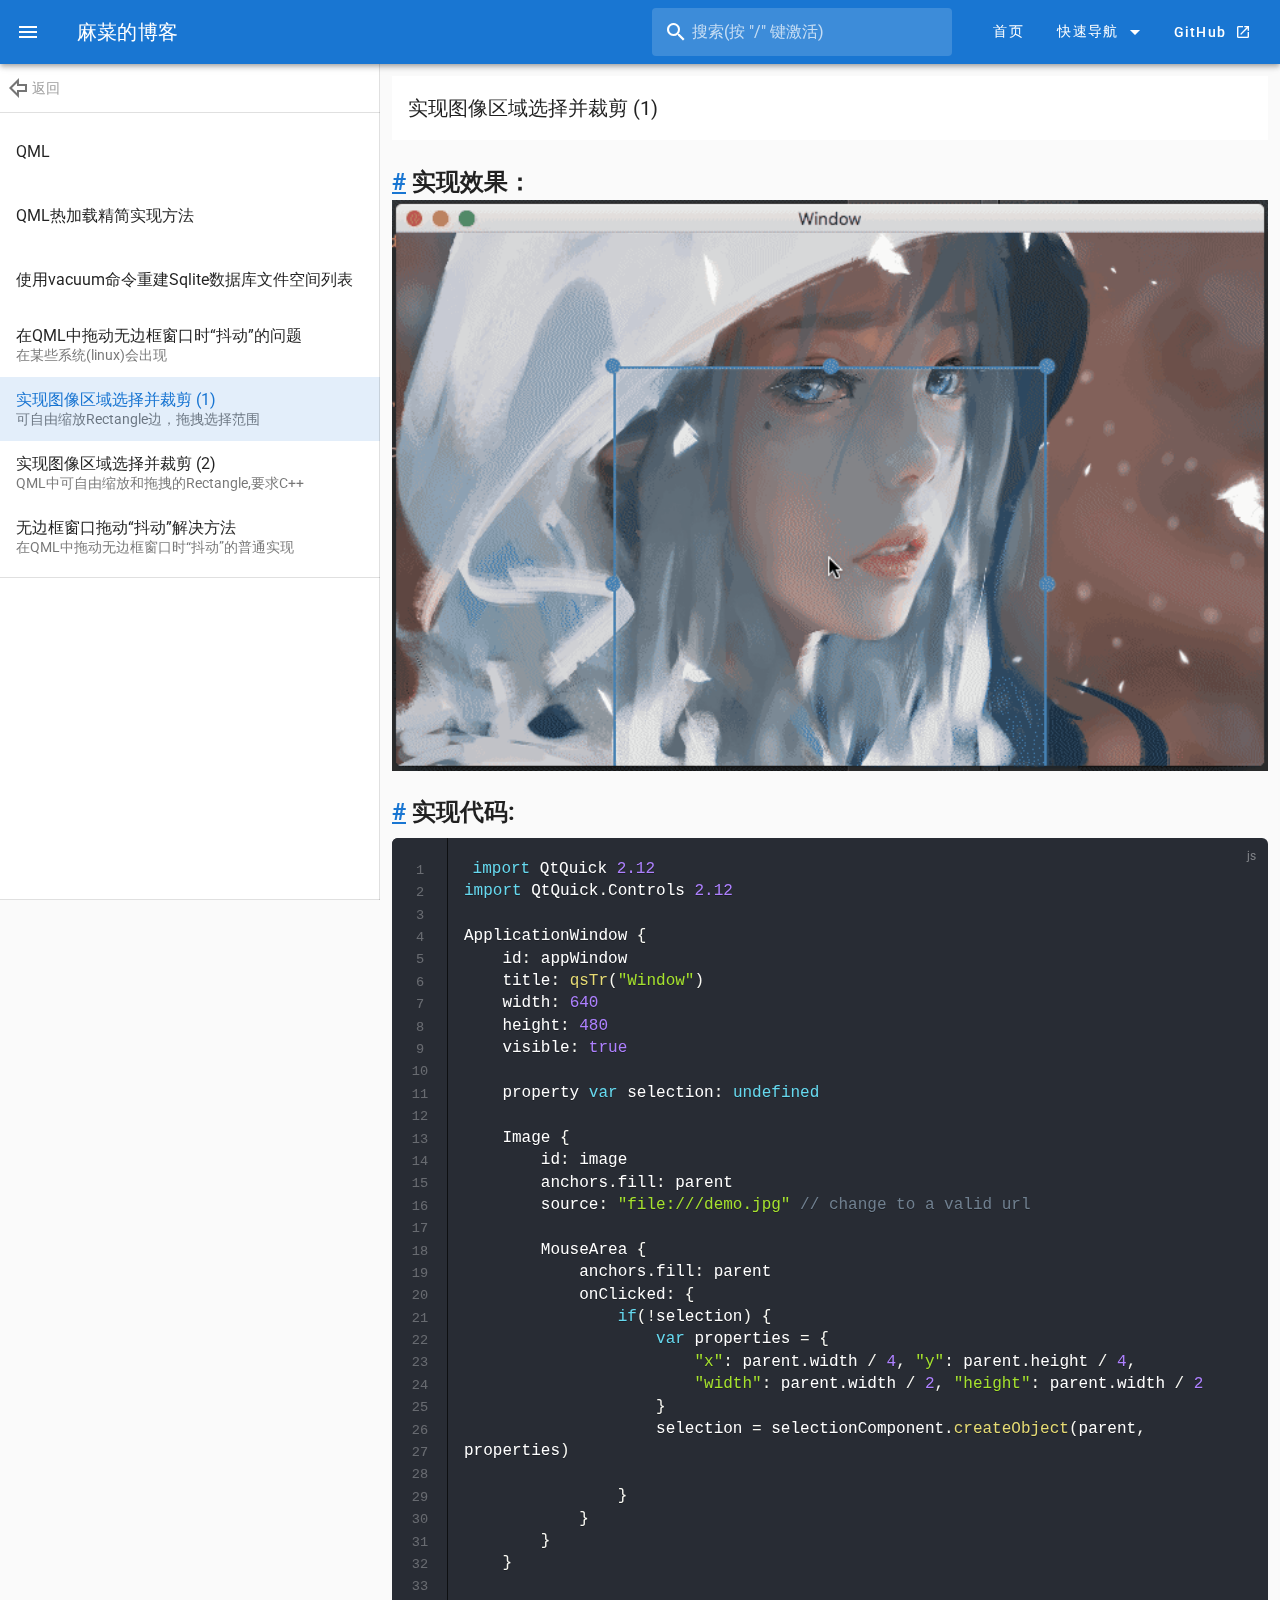
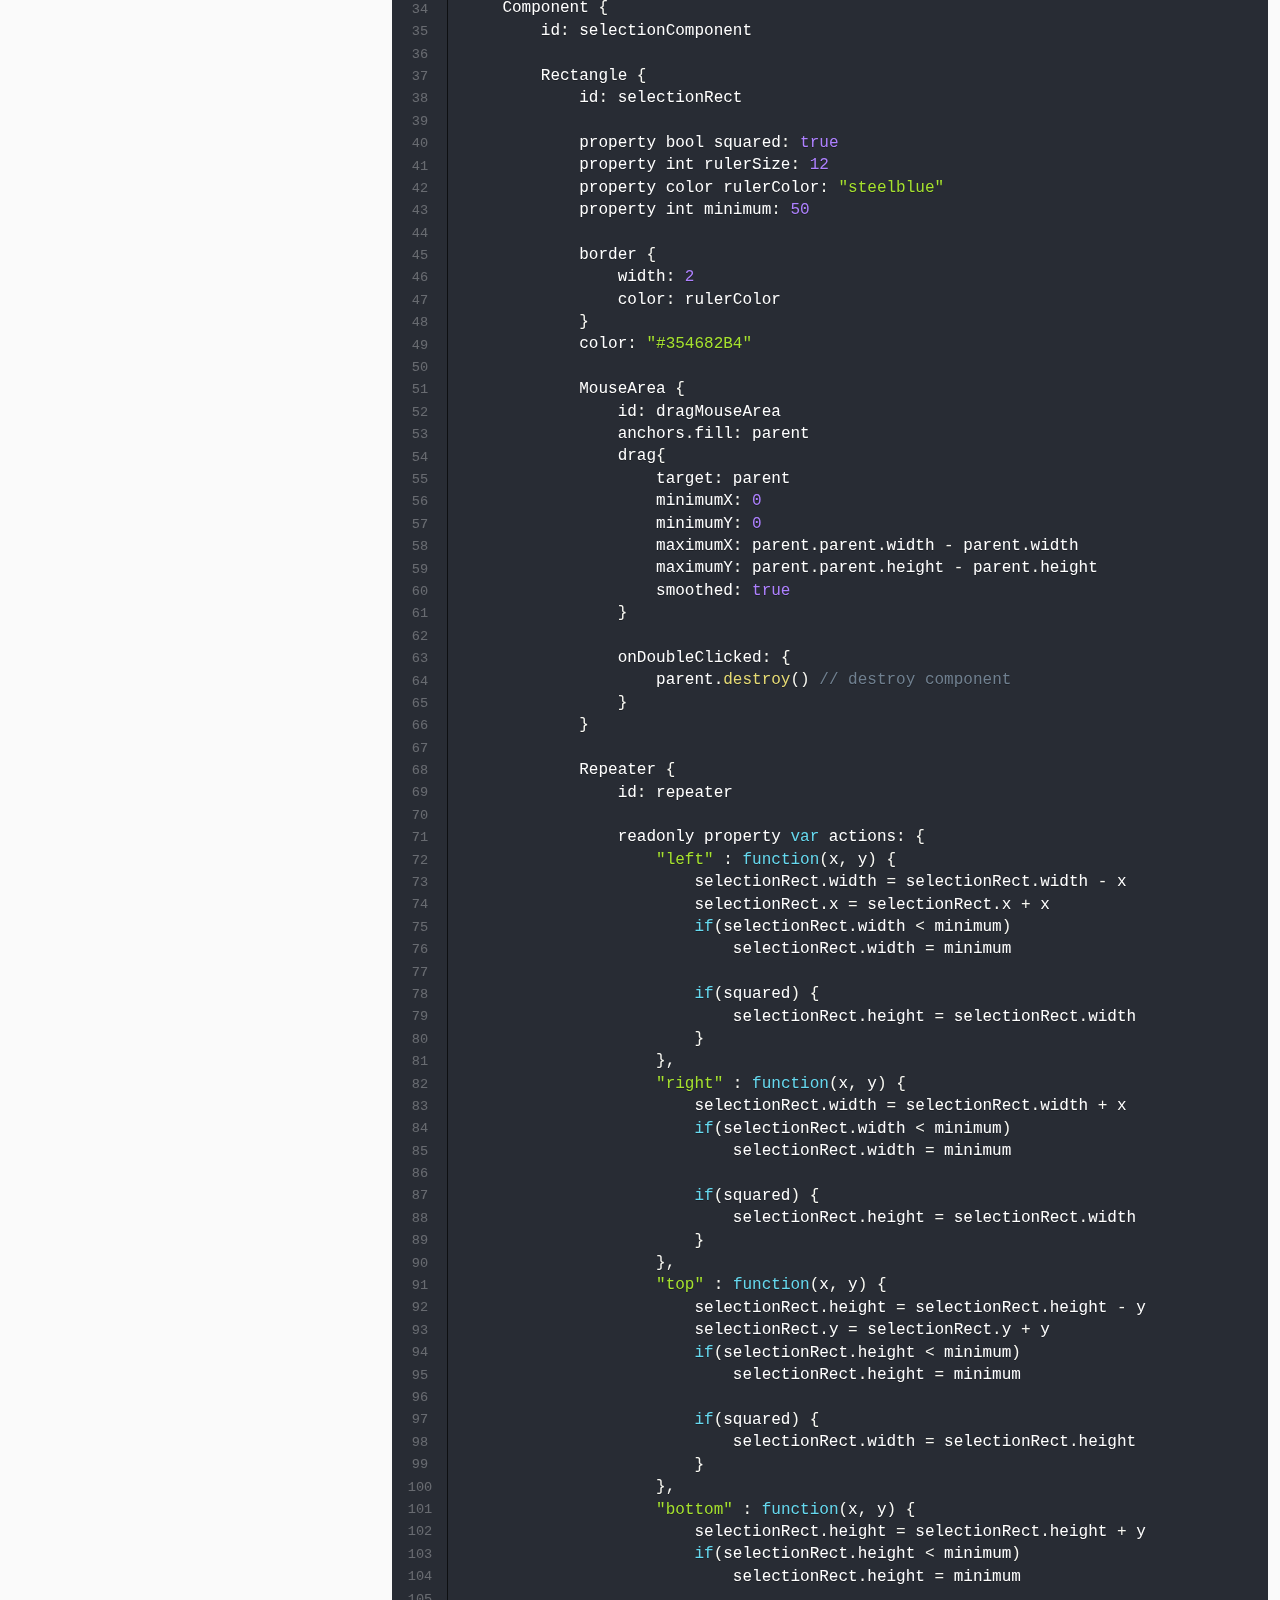
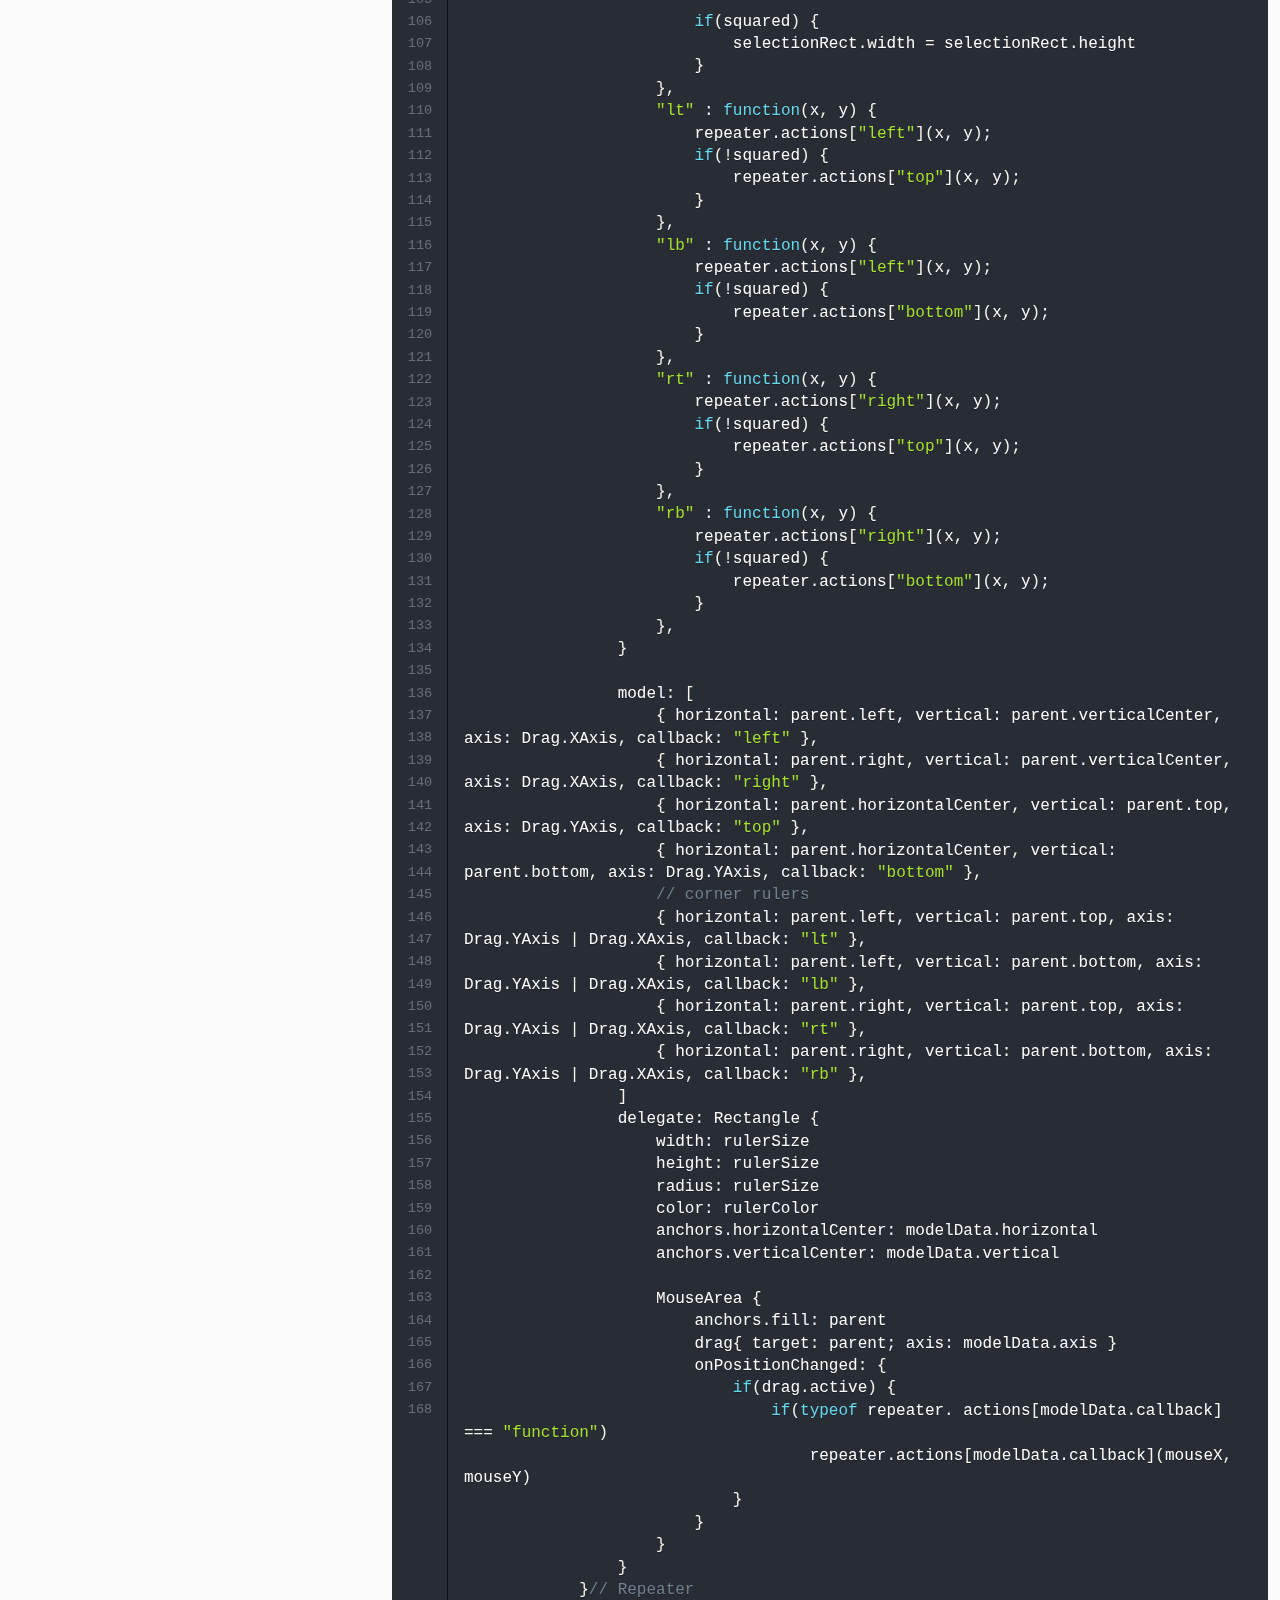
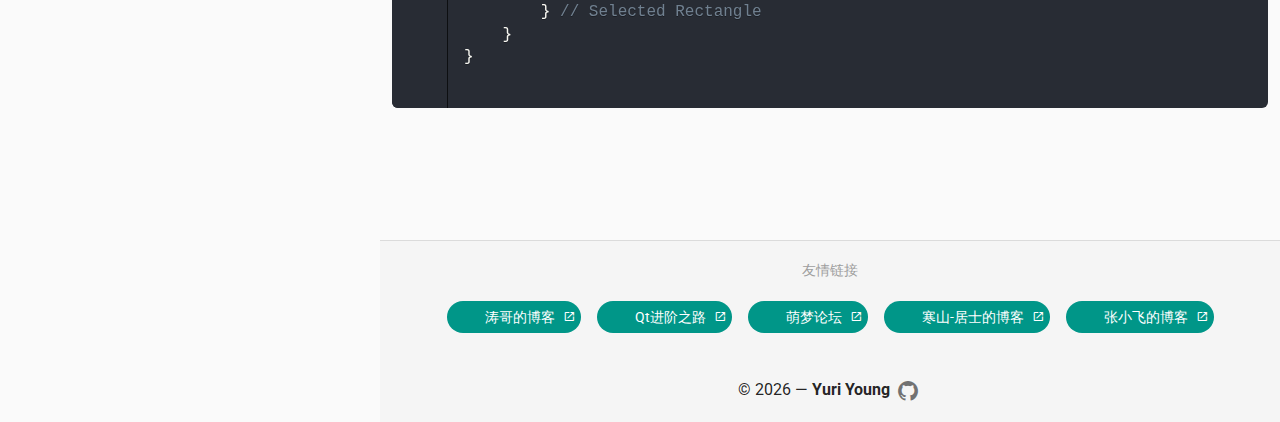
<file: articles/qml/resizable-borders-of-Rectangle-to-selection-rect-for-crop-image.html>
<!DOCTYPE html>
<html lang="en-US">
  <head>
    <meta charset="utf-8">
    <meta name="viewport" content="width=device-width,initial-scale=1">
    <title>实现图像区域选择并裁剪 (1) | 麻菜的博客 - 学无止尽，专研先进技术</title>
    <meta name="description" content="c++,Qt5,QML,Qt Quick,Web,3DSMax,Unreal Engine 4等技术的开发,以及生物化学,粒子物理,核物理,量子力学,光学,热学,声学等科学理论知识学习研究">
    <meta name="viewport" content="width=device-width, initial-scale=1, maximum-scale=1, user-scalable=no, minimal-ui">
  <link rel="shortcut icon" href="/favicon.ico">
  <link rel="stylesheet" href="https://fonts.googleapis.com/css?family=Roboto:100,300,400,500,700,900|Material+Icons">
    
    <link rel="preload" href="/assets/css/0.styles.120c5b57.css" as="style"><link rel="preload" href="/assets/js/app.a04bd30c.js" as="script"><link rel="preload" href="/assets/js/24.00753ba1.js" as="script"><link rel="preload" href="/assets/js/2.b099d1a5.js" as="script"><link rel="preload" href="/assets/js/7.3e58db81.js" as="script"><link rel="preload" href="/assets/js/6.2b31397e.js" as="script"><link rel="preload" href="/assets/js/8.0b1783e5.js" as="script"><link rel="preload" href="/assets/js/17.f9dc729d.js" as="script"><link rel="preload" href="/assets/js/13.c599d64e.js" as="script"><link rel="preload" href="/assets/js/32.70f686d2.js" as="script"><link rel="preload" href="/assets/js/11.6049ec15.js" as="script"><link rel="preload" href="/assets/js/4.b8ad457b.js" as="script"><link rel="preload" href="/assets/js/3.a1845274.js" as="script"><link rel="prefetch" href="/assets/js/1.d1d98b20.js"><link rel="prefetch" href="/assets/js/10.294b3a3a.js"><link rel="prefetch" href="/assets/js/12.6da0e6a2.js"><link rel="prefetch" href="/assets/js/14.6b344f16.js"><link rel="prefetch" href="/assets/js/16.b61a00eb.js"><link rel="prefetch" href="/assets/js/18.277ce043.js"><link rel="prefetch" href="/assets/js/19.6aaa454d.js"><link rel="prefetch" href="/assets/js/20.72754453.js"><link rel="prefetch" href="/assets/js/21.d2bb4227.js"><link rel="prefetch" href="/assets/js/22.b8b50a33.js"><link rel="prefetch" href="/assets/js/23.0b690dd8.js"><link rel="prefetch" href="/assets/js/25.4e0e6363.js"><link rel="prefetch" href="/assets/js/26.87d1b8fe.js"><link rel="prefetch" href="/assets/js/27.9ee61173.js"><link rel="prefetch" href="/assets/js/28.3f961f10.js"><link rel="prefetch" href="/assets/js/29.f6cca8f3.js"><link rel="prefetch" href="/assets/js/30.4d208019.js"><link rel="prefetch" href="/assets/js/31.be65646e.js"><link rel="prefetch" href="/assets/js/33.4c50a637.js"><link rel="prefetch" href="/assets/js/34.3c4acd62.js"><link rel="prefetch" href="/assets/js/35.b91b12c1.js"><link rel="prefetch" href="/assets/js/36.a3d916ad.js"><link rel="prefetch" href="/assets/js/37.40712f5d.js"><link rel="prefetch" href="/assets/js/38.214bbaa6.js"><link rel="prefetch" href="/assets/js/5.8065acb2.js"><link rel="prefetch" href="/assets/js/9.8c76095d.js">
    <link rel="stylesheet" href="/assets/css/0.styles.120c5b57.css">
  </head>
  <body>
    <div id="app" data-server-rendered="true"><div data-app="true" id="app" class="v-application v-application--is-ltr theme--light" data-v-226a0c77><div class="v-application--wrap"><header class="v-sheet v-sheet--tile theme--dark v-toolbar v-app-bar v-app-bar--clipped v-app-bar--fixed primary" style="height:64px;margin-top:0px;transform:translateY(0px);left:0px;right:0px;" data-v-57ca87a5 data-v-226a0c77><div class="v-toolbar__content" style="height:64px;"><button type="button" class="v-app-bar__nav-icon v-btn v-btn--flat v-btn--icon v-btn--round theme--dark v-size--default" data-v-57ca87a5><span class="v-btn__content"><i aria-hidden="true" class="v-icon notranslate mdi mdi-menu theme--dark" data-v-57ca87a5></i></span></button> <a href="/" class="router-link-active" data-v-0bc96f30 data-v-57ca87a5><button type="button" class="white--text title hidden-sm-and-down v-btn v-btn--flat v-btn--text theme--dark v-size--x-large" data-v-0bc96f30><span class="v-btn__content">麻菜的博客</span></button></a> <div class="spacer" data-v-57ca87a5></div> <div class="v-responsive mr-0 mr-md-6 hidden-xs-only" style="max-width:300px;" data-v-0147d7ba data-v-57ca87a5><div class="v-responsive__content"><div class="v-menu" data-v-0147d7ba><div class="v-input hidden-sm-and-down v-input--hide-details theme--dark v-text-field v-text-field--single-line v-text-field--solo v-text-field--solo-inverted v-text-field--solo-flat v-text-field--enclosed" data-v-0147d7ba><div class="v-input__control"><div class="v-input__slot"><div class="v-input__prepend-inner"><div class="v-input__icon v-input__icon--prepend-inner"><i aria-hidden="true" class="v-icon notranslate mdi mdi-magnify theme--dark"></i></div></div><div class="v-text-field__slot"><label for="search" class="v-label theme--dark" style="left:0px;right:auto;position:absolute;">搜索(按 &quot;/&quot; 键激活)</label><input autocomplete="off" id="search" type="text" value=""></div></div></div></div><div data-v-0147d7ba="" role="menu" class="v-menu__content theme--light " style="max-height:auto;min-width:0px;max-width:auto;top:12px;left:0px;transform-origin:top left;z-index:0;display:none;"></div></div></div></div> <a href="/" class="v-btn v-btn--flat v-btn--router v-btn--text theme--dark v-size--default" data-v-57ca87a5><span class="v-btn__content">首页</span></a> <div class="v-menu" data-v-59452aff data-v-57ca87a5><button type="button" class="v-btn v-btn--flat v-btn--text theme--dark v-size--default" data-v-59452aff><span class="v-btn__content">
            快速导航
            <i aria-hidden="true" class="v-icon notranslate v-icon--right mdi mdi-menu-down theme--dark" data-v-59452aff></i></span></button><div data-v-59452aff="" role="menu" class="v-menu__content theme--light " style="max-height:calc(100% - 16px);min-width:0px;max-width:auto;top:12px;left:12px;transform-origin:top left;z-index:0;display:none;"></div></div> <a href="https://github.com/yuriyoung" target="_blank" class="text-capitalize v-btn v-btn--flat v-btn--text theme--dark v-size--default" data-v-57ca87a5><span class="v-btn__content">
        GitHub<i aria-hidden="true" class="v-icon notranslate v-icon--right mdi mdi-open-in-new theme--dark" style="font-size:16px;" data-v-57ca87a5></i></span></a></div></header> <div class="pb-12" data-v-4d73078d data-v-226a0c77 data-v-226a0c77><nav class="v-navigation-drawer v-navigation-drawer--close v-navigation-drawer--fixed v-navigation-drawer--is-mobile theme--light" style="height:100vh;top:0px;transform:translateX(-100%);width:380px;" data-v-75e69a68 data-v-4d73078d><div class="v-navigation-drawer__prepend"><header class="v-sheet v-sheet--tile theme--light v-toolbar v-toolbar--dense v-toolbar--flat" style="height:48px;" data-v-4d73078d><div class="v-toolbar__content" style="height:48px;"><a href="/" class="v-btn v-btn--flat v-btn--icon v-btn--round v-btn--router theme--light v-size--small" data-v-4d73078d><span class="v-btn__content"><i aria-hidden="true" class="v-icon notranslate mdi mdi-arrow-left-bold-outline theme--light" data-v-4d73078d></i></span></a> <span class="grey--text subtitle-2" data-v-4d73078d>返回</span> <div class="spacer" data-v-4d73078d></div></div></header> <hr role="separator" aria-orientation="horizontal" class="v-divider theme--light" data-v-75e69a68></div><div class="v-navigation-drawer__content">   <div class="v-list v-sheet v-sheet--tile theme--light v-list--two-line" data-v-7a9bafc5 data-v-4d73078d><div role="listbox" class="v-item-group theme--light v-list-item-group primary--text" data-v-7a9bafc5><a href="/articles/qml/" tabindex="0" class="v-list-item v-list-item--link v-list-item--selectable theme--light" data-v-7a9bafc5><div class="v-list-item__content" data-v-7a9bafc5><div class="v-list-item__title" data-v-7a9bafc5>QML</div> <div class="v-list-item__subtitle" data-v-7a9bafc5></div></div></a><a href="/articles/qml/qml-hot-reload.html" tabindex="0" class="v-list-item v-list-item--link v-list-item--selectable theme--light" data-v-7a9bafc5><div class="v-list-item__content" data-v-7a9bafc5><div class="v-list-item__title" data-v-7a9bafc5>QML热加载精简实现方法</div> <div class="v-list-item__subtitle" data-v-7a9bafc5></div></div></a><a href="/articles/qml/vacuum-command-rebuilds-the-sqlite-database-file.html" tabindex="0" class="v-list-item v-list-item--link v-list-item--selectable theme--light" data-v-7a9bafc5><div class="v-list-item__content" data-v-7a9bafc5><div class="v-list-item__title" data-v-7a9bafc5>使用vacuum命令重建Sqlite数据库文件空间列表</div> <div class="v-list-item__subtitle" data-v-7a9bafc5></div></div></a><a href="/articles/qml/dragging-frameless-window-jiggles-in-qml.html" tabindex="0" class="v-list-item v-list-item--link v-list-item--selectable theme--light" data-v-7a9bafc5><div class="v-list-item__content" data-v-7a9bafc5><div class="v-list-item__title" data-v-7a9bafc5>在QML中拖动无边框窗口时“抖动”的问题</div> <div class="v-list-item__subtitle" data-v-7a9bafc5>在某些系统(linux)会出现</div></div></a><a href="/articles/qml/resizable-borders-of-Rectangle-to-selection-rect-for-crop-image.html" tabindex="0" class="v-item--active v-list-item--active v-list-item v-list-item--link v-list-item--selectable theme--light" data-v-7a9bafc5><div class="v-list-item__content" data-v-7a9bafc5><div class="v-list-item__title" data-v-7a9bafc5>实现图像区域选择并裁剪 (1)</div> <div class="v-list-item__subtitle" data-v-7a9bafc5>可自由缩放Rectangle边，拖拽选择范围</div></div></a><a href="/articles/qml/image-area-selection-and-crop-in-qml.html" tabindex="0" class="v-list-item v-list-item--link v-list-item--selectable theme--light" data-v-7a9bafc5><div class="v-list-item__content" data-v-7a9bafc5><div class="v-list-item__title" data-v-7a9bafc5>实现图像区域选择并裁剪 (2)</div> <div class="v-list-item__subtitle" data-v-7a9bafc5>QML中可自由缩放和拖拽的Rectangle,要求C++</div></div></a><a href="/articles/qml/dragging-jiggles.html" tabindex="0" class="v-list-item v-list-item--link v-list-item--selectable theme--light" data-v-7a9bafc5><div class="v-list-item__content" data-v-7a9bafc5><div class="v-list-item__title" data-v-7a9bafc5>无边框窗口拖动“抖动”解决方法</div> <div class="v-list-item__subtitle" data-v-7a9bafc5>在QML中拖动无边框窗口时“抖动”的普通实现</div></div></a></div></div> <hr role="separator" aria-orientation="horizontal" class="v-divider theme--light" data-v-75e69a68></div><div class="v-navigation-drawer__append"><hr role="separator" aria-orientation="horizontal" class="v-divider theme--light" data-v-75e69a68> </div><div class="v-navigation-drawer__border"></div></nav> <main class="v-content" style="padding-top:64px;padding-right:0px;padding-bottom:0px;padding-left:0px;" data-v-4d73078d><div class="v-content__wrap"><div class="v-responsive mx-auto overflow-visible" style="max-width:1024px;" data-v-4d73078d><div class="v-responsive__content"><div class="container" data-v-4d73078d><div class="v-responsive overflow-visible" style="min-height:90vh;" data-v-4d73078d><div class="v-responsive__content"><div data-v-4d73078d><header class="v-sheet v-sheet--tile theme--light v-toolbar v-toolbar--flat" style="height:64px;"><div class="v-toolbar__content" style="height:64px;"><div class="v-toolbar__title">
            实现图像区域选择并裁剪 (1)
        </div></div></header> <div class="pb-6"></div> <div class="content__default"><h2 id="实现效果："><a href="#实现效果：" class="header-anchor">#</a> 实现效果：</h2> <p><img src="/assets/img/resizable-borders-rectangle.gif" alt="demo"></p> <h2 id="实现代码"><a href="#实现代码" class="header-anchor">#</a> 实现代码:</h2> <div class="language-js line-numbers-mode"><pre class="language-js"><code><span class="token keyword">import</span> QtQuick <span class="token number">2.12</span>
<span class="token keyword">import</span> QtQuick<span class="token punctuation">.</span>Controls <span class="token number">2.12</span>

ApplicationWindow <span class="token punctuation">{</span>
    id<span class="token punctuation">:</span> appWindow
    title<span class="token punctuation">:</span> <span class="token function">qsTr</span><span class="token punctuation">(</span><span class="token string">&quot;Window&quot;</span><span class="token punctuation">)</span>
    width<span class="token punctuation">:</span> <span class="token number">640</span>
    height<span class="token punctuation">:</span> <span class="token number">480</span>
    visible<span class="token punctuation">:</span> <span class="token boolean">true</span>

    property <span class="token keyword">var</span> selection<span class="token punctuation">:</span> <span class="token keyword">undefined</span>

    Image <span class="token punctuation">{</span>
        id<span class="token punctuation">:</span> image
        anchors<span class="token punctuation">.</span>fill<span class="token punctuation">:</span> parent
        source<span class="token punctuation">:</span> <span class="token string">&quot;file:///demo.jpg&quot;</span> <span class="token comment">// change to a valid url</span>

        MouseArea <span class="token punctuation">{</span>
            anchors<span class="token punctuation">.</span>fill<span class="token punctuation">:</span> parent
            onClicked<span class="token punctuation">:</span> <span class="token punctuation">{</span>
                <span class="token keyword">if</span><span class="token punctuation">(</span><span class="token operator">!</span>selection<span class="token punctuation">)</span> <span class="token punctuation">{</span>
                    <span class="token keyword">var</span> properties <span class="token operator">=</span> <span class="token punctuation">{</span>
                        <span class="token string">&quot;x&quot;</span><span class="token punctuation">:</span> parent<span class="token punctuation">.</span>width <span class="token operator">/</span> <span class="token number">4</span><span class="token punctuation">,</span> <span class="token string">&quot;y&quot;</span><span class="token punctuation">:</span> parent<span class="token punctuation">.</span>height <span class="token operator">/</span> <span class="token number">4</span><span class="token punctuation">,</span>
                        <span class="token string">&quot;width&quot;</span><span class="token punctuation">:</span> parent<span class="token punctuation">.</span>width <span class="token operator">/</span> <span class="token number">2</span><span class="token punctuation">,</span> <span class="token string">&quot;height&quot;</span><span class="token punctuation">:</span> parent<span class="token punctuation">.</span>width <span class="token operator">/</span> <span class="token number">2</span>
                    <span class="token punctuation">}</span>
                    selection <span class="token operator">=</span> selectionComponent<span class="token punctuation">.</span><span class="token function">createObject</span><span class="token punctuation">(</span>parent<span class="token punctuation">,</span> properties<span class="token punctuation">)</span>

                <span class="token punctuation">}</span>
            <span class="token punctuation">}</span>
        <span class="token punctuation">}</span>
    <span class="token punctuation">}</span>

    Component <span class="token punctuation">{</span>
        id<span class="token punctuation">:</span> selectionComponent

        Rectangle <span class="token punctuation">{</span>
            id<span class="token punctuation">:</span> selectionRect

            property bool squared<span class="token punctuation">:</span> <span class="token boolean">true</span>
            property int rulerSize<span class="token punctuation">:</span> <span class="token number">12</span>
            property color rulerColor<span class="token punctuation">:</span> <span class="token string">&quot;steelblue&quot;</span>
            property int minimum<span class="token punctuation">:</span> <span class="token number">50</span>

            border <span class="token punctuation">{</span>
                width<span class="token punctuation">:</span> <span class="token number">2</span>
                color<span class="token punctuation">:</span> rulerColor
            <span class="token punctuation">}</span>
            color<span class="token punctuation">:</span> <span class="token string">&quot;#354682B4&quot;</span>

            MouseArea <span class="token punctuation">{</span>
                id<span class="token punctuation">:</span> dragMouseArea
                anchors<span class="token punctuation">.</span>fill<span class="token punctuation">:</span> parent
                drag<span class="token punctuation">{</span>
                    target<span class="token punctuation">:</span> parent
                    minimumX<span class="token punctuation">:</span> <span class="token number">0</span>
                    minimumY<span class="token punctuation">:</span> <span class="token number">0</span>
                    maximumX<span class="token punctuation">:</span> parent<span class="token punctuation">.</span>parent<span class="token punctuation">.</span>width <span class="token operator">-</span> parent<span class="token punctuation">.</span>width
                    maximumY<span class="token punctuation">:</span> parent<span class="token punctuation">.</span>parent<span class="token punctuation">.</span>height <span class="token operator">-</span> parent<span class="token punctuation">.</span>height
                    smoothed<span class="token punctuation">:</span> <span class="token boolean">true</span>
                <span class="token punctuation">}</span>

                onDoubleClicked<span class="token punctuation">:</span> <span class="token punctuation">{</span>
                    parent<span class="token punctuation">.</span><span class="token function">destroy</span><span class="token punctuation">(</span><span class="token punctuation">)</span> <span class="token comment">// destroy component</span>
                <span class="token punctuation">}</span>
            <span class="token punctuation">}</span>

            Repeater <span class="token punctuation">{</span>
                id<span class="token punctuation">:</span> repeater

                readonly property <span class="token keyword">var</span> actions<span class="token punctuation">:</span> <span class="token punctuation">{</span>
                    <span class="token string">&quot;left&quot;</span> <span class="token punctuation">:</span> <span class="token keyword">function</span><span class="token punctuation">(</span><span class="token parameter">x<span class="token punctuation">,</span> y</span><span class="token punctuation">)</span> <span class="token punctuation">{</span>
                        selectionRect<span class="token punctuation">.</span>width <span class="token operator">=</span> selectionRect<span class="token punctuation">.</span>width <span class="token operator">-</span> x
                        selectionRect<span class="token punctuation">.</span>x <span class="token operator">=</span> selectionRect<span class="token punctuation">.</span>x <span class="token operator">+</span> x
                        <span class="token keyword">if</span><span class="token punctuation">(</span>selectionRect<span class="token punctuation">.</span>width <span class="token operator">&lt;</span> minimum<span class="token punctuation">)</span>
                            selectionRect<span class="token punctuation">.</span>width <span class="token operator">=</span> minimum

                        <span class="token keyword">if</span><span class="token punctuation">(</span>squared<span class="token punctuation">)</span> <span class="token punctuation">{</span>
                            selectionRect<span class="token punctuation">.</span>height <span class="token operator">=</span> selectionRect<span class="token punctuation">.</span>width
                        <span class="token punctuation">}</span>
                    <span class="token punctuation">}</span><span class="token punctuation">,</span>
                    <span class="token string">&quot;right&quot;</span> <span class="token punctuation">:</span> <span class="token keyword">function</span><span class="token punctuation">(</span><span class="token parameter">x<span class="token punctuation">,</span> y</span><span class="token punctuation">)</span> <span class="token punctuation">{</span>
                        selectionRect<span class="token punctuation">.</span>width <span class="token operator">=</span> selectionRect<span class="token punctuation">.</span>width <span class="token operator">+</span> x
                        <span class="token keyword">if</span><span class="token punctuation">(</span>selectionRect<span class="token punctuation">.</span>width <span class="token operator">&lt;</span> minimum<span class="token punctuation">)</span>
                            selectionRect<span class="token punctuation">.</span>width <span class="token operator">=</span> minimum

                        <span class="token keyword">if</span><span class="token punctuation">(</span>squared<span class="token punctuation">)</span> <span class="token punctuation">{</span>
                            selectionRect<span class="token punctuation">.</span>height <span class="token operator">=</span> selectionRect<span class="token punctuation">.</span>width
                        <span class="token punctuation">}</span>
                    <span class="token punctuation">}</span><span class="token punctuation">,</span>
                    <span class="token string">&quot;top&quot;</span> <span class="token punctuation">:</span> <span class="token keyword">function</span><span class="token punctuation">(</span><span class="token parameter">x<span class="token punctuation">,</span> y</span><span class="token punctuation">)</span> <span class="token punctuation">{</span>
                        selectionRect<span class="token punctuation">.</span>height <span class="token operator">=</span> selectionRect<span class="token punctuation">.</span>height <span class="token operator">-</span> y
                        selectionRect<span class="token punctuation">.</span>y <span class="token operator">=</span> selectionRect<span class="token punctuation">.</span>y <span class="token operator">+</span> y
                        <span class="token keyword">if</span><span class="token punctuation">(</span>selectionRect<span class="token punctuation">.</span>height <span class="token operator">&lt;</span> minimum<span class="token punctuation">)</span>
                            selectionRect<span class="token punctuation">.</span>height <span class="token operator">=</span> minimum

                        <span class="token keyword">if</span><span class="token punctuation">(</span>squared<span class="token punctuation">)</span> <span class="token punctuation">{</span>
                            selectionRect<span class="token punctuation">.</span>width <span class="token operator">=</span> selectionRect<span class="token punctuation">.</span>height
                        <span class="token punctuation">}</span>
                    <span class="token punctuation">}</span><span class="token punctuation">,</span>
                    <span class="token string">&quot;bottom&quot;</span> <span class="token punctuation">:</span> <span class="token keyword">function</span><span class="token punctuation">(</span><span class="token parameter">x<span class="token punctuation">,</span> y</span><span class="token punctuation">)</span> <span class="token punctuation">{</span>
                        selectionRect<span class="token punctuation">.</span>height <span class="token operator">=</span> selectionRect<span class="token punctuation">.</span>height <span class="token operator">+</span> y
                        <span class="token keyword">if</span><span class="token punctuation">(</span>selectionRect<span class="token punctuation">.</span>height <span class="token operator">&lt;</span> minimum<span class="token punctuation">)</span>
                            selectionRect<span class="token punctuation">.</span>height <span class="token operator">=</span> minimum

                        <span class="token keyword">if</span><span class="token punctuation">(</span>squared<span class="token punctuation">)</span> <span class="token punctuation">{</span>
                            selectionRect<span class="token punctuation">.</span>width <span class="token operator">=</span> selectionRect<span class="token punctuation">.</span>height
                        <span class="token punctuation">}</span>
                    <span class="token punctuation">}</span><span class="token punctuation">,</span>
                    <span class="token string">&quot;lt&quot;</span> <span class="token punctuation">:</span> <span class="token keyword">function</span><span class="token punctuation">(</span><span class="token parameter">x<span class="token punctuation">,</span> y</span><span class="token punctuation">)</span> <span class="token punctuation">{</span>
                        repeater<span class="token punctuation">.</span>actions<span class="token punctuation">[</span><span class="token string">&quot;left&quot;</span><span class="token punctuation">]</span><span class="token punctuation">(</span>x<span class="token punctuation">,</span> y<span class="token punctuation">)</span><span class="token punctuation">;</span>
                        <span class="token keyword">if</span><span class="token punctuation">(</span><span class="token operator">!</span>squared<span class="token punctuation">)</span> <span class="token punctuation">{</span>
                            repeater<span class="token punctuation">.</span>actions<span class="token punctuation">[</span><span class="token string">&quot;top&quot;</span><span class="token punctuation">]</span><span class="token punctuation">(</span>x<span class="token punctuation">,</span> y<span class="token punctuation">)</span><span class="token punctuation">;</span>
                        <span class="token punctuation">}</span>
                    <span class="token punctuation">}</span><span class="token punctuation">,</span>
                    <span class="token string">&quot;lb&quot;</span> <span class="token punctuation">:</span> <span class="token keyword">function</span><span class="token punctuation">(</span><span class="token parameter">x<span class="token punctuation">,</span> y</span><span class="token punctuation">)</span> <span class="token punctuation">{</span>
                        repeater<span class="token punctuation">.</span>actions<span class="token punctuation">[</span><span class="token string">&quot;left&quot;</span><span class="token punctuation">]</span><span class="token punctuation">(</span>x<span class="token punctuation">,</span> y<span class="token punctuation">)</span><span class="token punctuation">;</span>
                        <span class="token keyword">if</span><span class="token punctuation">(</span><span class="token operator">!</span>squared<span class="token punctuation">)</span> <span class="token punctuation">{</span>
                            repeater<span class="token punctuation">.</span>actions<span class="token punctuation">[</span><span class="token string">&quot;bottom&quot;</span><span class="token punctuation">]</span><span class="token punctuation">(</span>x<span class="token punctuation">,</span> y<span class="token punctuation">)</span><span class="token punctuation">;</span>
                        <span class="token punctuation">}</span>
                    <span class="token punctuation">}</span><span class="token punctuation">,</span>
                    <span class="token string">&quot;rt&quot;</span> <span class="token punctuation">:</span> <span class="token keyword">function</span><span class="token punctuation">(</span><span class="token parameter">x<span class="token punctuation">,</span> y</span><span class="token punctuation">)</span> <span class="token punctuation">{</span>
                        repeater<span class="token punctuation">.</span>actions<span class="token punctuation">[</span><span class="token string">&quot;right&quot;</span><span class="token punctuation">]</span><span class="token punctuation">(</span>x<span class="token punctuation">,</span> y<span class="token punctuation">)</span><span class="token punctuation">;</span>
                        <span class="token keyword">if</span><span class="token punctuation">(</span><span class="token operator">!</span>squared<span class="token punctuation">)</span> <span class="token punctuation">{</span>
                            repeater<span class="token punctuation">.</span>actions<span class="token punctuation">[</span><span class="token string">&quot;top&quot;</span><span class="token punctuation">]</span><span class="token punctuation">(</span>x<span class="token punctuation">,</span> y<span class="token punctuation">)</span><span class="token punctuation">;</span>
                        <span class="token punctuation">}</span>
                    <span class="token punctuation">}</span><span class="token punctuation">,</span>
                    <span class="token string">&quot;rb&quot;</span> <span class="token punctuation">:</span> <span class="token keyword">function</span><span class="token punctuation">(</span><span class="token parameter">x<span class="token punctuation">,</span> y</span><span class="token punctuation">)</span> <span class="token punctuation">{</span>
                        repeater<span class="token punctuation">.</span>actions<span class="token punctuation">[</span><span class="token string">&quot;right&quot;</span><span class="token punctuation">]</span><span class="token punctuation">(</span>x<span class="token punctuation">,</span> y<span class="token punctuation">)</span><span class="token punctuation">;</span>
                        <span class="token keyword">if</span><span class="token punctuation">(</span><span class="token operator">!</span>squared<span class="token punctuation">)</span> <span class="token punctuation">{</span>
                            repeater<span class="token punctuation">.</span>actions<span class="token punctuation">[</span><span class="token string">&quot;bottom&quot;</span><span class="token punctuation">]</span><span class="token punctuation">(</span>x<span class="token punctuation">,</span> y<span class="token punctuation">)</span><span class="token punctuation">;</span>
                        <span class="token punctuation">}</span>
                    <span class="token punctuation">}</span><span class="token punctuation">,</span>
                <span class="token punctuation">}</span>

                model<span class="token punctuation">:</span> <span class="token punctuation">[</span>
                    <span class="token punctuation">{</span> horizontal<span class="token punctuation">:</span> parent<span class="token punctuation">.</span>left<span class="token punctuation">,</span> vertical<span class="token punctuation">:</span> parent<span class="token punctuation">.</span>verticalCenter<span class="token punctuation">,</span> axis<span class="token punctuation">:</span> Drag<span class="token punctuation">.</span>XAxis<span class="token punctuation">,</span> callback<span class="token punctuation">:</span> <span class="token string">&quot;left&quot;</span> <span class="token punctuation">}</span><span class="token punctuation">,</span>
                    <span class="token punctuation">{</span> horizontal<span class="token punctuation">:</span> parent<span class="token punctuation">.</span>right<span class="token punctuation">,</span> vertical<span class="token punctuation">:</span> parent<span class="token punctuation">.</span>verticalCenter<span class="token punctuation">,</span> axis<span class="token punctuation">:</span> Drag<span class="token punctuation">.</span>XAxis<span class="token punctuation">,</span> callback<span class="token punctuation">:</span> <span class="token string">&quot;right&quot;</span> <span class="token punctuation">}</span><span class="token punctuation">,</span>
                    <span class="token punctuation">{</span> horizontal<span class="token punctuation">:</span> parent<span class="token punctuation">.</span>horizontalCenter<span class="token punctuation">,</span> vertical<span class="token punctuation">:</span> parent<span class="token punctuation">.</span>top<span class="token punctuation">,</span> axis<span class="token punctuation">:</span> Drag<span class="token punctuation">.</span>YAxis<span class="token punctuation">,</span> callback<span class="token punctuation">:</span> <span class="token string">&quot;top&quot;</span> <span class="token punctuation">}</span><span class="token punctuation">,</span>
                    <span class="token punctuation">{</span> horizontal<span class="token punctuation">:</span> parent<span class="token punctuation">.</span>horizontalCenter<span class="token punctuation">,</span> vertical<span class="token punctuation">:</span> parent<span class="token punctuation">.</span>bottom<span class="token punctuation">,</span> axis<span class="token punctuation">:</span> Drag<span class="token punctuation">.</span>YAxis<span class="token punctuation">,</span> callback<span class="token punctuation">:</span> <span class="token string">&quot;bottom&quot;</span> <span class="token punctuation">}</span><span class="token punctuation">,</span>
                    <span class="token comment">// corner rulers</span>
                    <span class="token punctuation">{</span> horizontal<span class="token punctuation">:</span> parent<span class="token punctuation">.</span>left<span class="token punctuation">,</span> vertical<span class="token punctuation">:</span> parent<span class="token punctuation">.</span>top<span class="token punctuation">,</span> axis<span class="token punctuation">:</span> Drag<span class="token punctuation">.</span>YAxis <span class="token operator">|</span> Drag<span class="token punctuation">.</span>XAxis<span class="token punctuation">,</span> callback<span class="token punctuation">:</span> <span class="token string">&quot;lt&quot;</span> <span class="token punctuation">}</span><span class="token punctuation">,</span>
                    <span class="token punctuation">{</span> horizontal<span class="token punctuation">:</span> parent<span class="token punctuation">.</span>left<span class="token punctuation">,</span> vertical<span class="token punctuation">:</span> parent<span class="token punctuation">.</span>bottom<span class="token punctuation">,</span> axis<span class="token punctuation">:</span> Drag<span class="token punctuation">.</span>YAxis <span class="token operator">|</span> Drag<span class="token punctuation">.</span>XAxis<span class="token punctuation">,</span> callback<span class="token punctuation">:</span> <span class="token string">&quot;lb&quot;</span> <span class="token punctuation">}</span><span class="token punctuation">,</span>
                    <span class="token punctuation">{</span> horizontal<span class="token punctuation">:</span> parent<span class="token punctuation">.</span>right<span class="token punctuation">,</span> vertical<span class="token punctuation">:</span> parent<span class="token punctuation">.</span>top<span class="token punctuation">,</span> axis<span class="token punctuation">:</span> Drag<span class="token punctuation">.</span>YAxis <span class="token operator">|</span> Drag<span class="token punctuation">.</span>XAxis<span class="token punctuation">,</span> callback<span class="token punctuation">:</span> <span class="token string">&quot;rt&quot;</span> <span class="token punctuation">}</span><span class="token punctuation">,</span>
                    <span class="token punctuation">{</span> horizontal<span class="token punctuation">:</span> parent<span class="token punctuation">.</span>right<span class="token punctuation">,</span> vertical<span class="token punctuation">:</span> parent<span class="token punctuation">.</span>bottom<span class="token punctuation">,</span> axis<span class="token punctuation">:</span> Drag<span class="token punctuation">.</span>YAxis <span class="token operator">|</span> Drag<span class="token punctuation">.</span>XAxis<span class="token punctuation">,</span> callback<span class="token punctuation">:</span> <span class="token string">&quot;rb&quot;</span> <span class="token punctuation">}</span><span class="token punctuation">,</span>
                <span class="token punctuation">]</span>
                delegate<span class="token punctuation">:</span> Rectangle <span class="token punctuation">{</span>
                    width<span class="token punctuation">:</span> rulerSize
                    height<span class="token punctuation">:</span> rulerSize
                    radius<span class="token punctuation">:</span> rulerSize
                    color<span class="token punctuation">:</span> rulerColor
                    anchors<span class="token punctuation">.</span>horizontalCenter<span class="token punctuation">:</span> modelData<span class="token punctuation">.</span>horizontal
                    anchors<span class="token punctuation">.</span>verticalCenter<span class="token punctuation">:</span> modelData<span class="token punctuation">.</span>vertical

                    MouseArea <span class="token punctuation">{</span>
                        anchors<span class="token punctuation">.</span>fill<span class="token punctuation">:</span> parent
                        drag<span class="token punctuation">{</span> target<span class="token punctuation">:</span> parent<span class="token punctuation">;</span> axis<span class="token punctuation">:</span> modelData<span class="token punctuation">.</span>axis <span class="token punctuation">}</span>
                        onPositionChanged<span class="token punctuation">:</span> <span class="token punctuation">{</span>
                            <span class="token keyword">if</span><span class="token punctuation">(</span>drag<span class="token punctuation">.</span>active<span class="token punctuation">)</span> <span class="token punctuation">{</span>
                                <span class="token keyword">if</span><span class="token punctuation">(</span><span class="token keyword">typeof</span> repeater<span class="token punctuation">.</span> actions<span class="token punctuation">[</span>modelData<span class="token punctuation">.</span>callback<span class="token punctuation">]</span> <span class="token operator">===</span> <span class="token string">&quot;function&quot;</span><span class="token punctuation">)</span>
                                    repeater<span class="token punctuation">.</span>actions<span class="token punctuation">[</span>modelData<span class="token punctuation">.</span>callback<span class="token punctuation">]</span><span class="token punctuation">(</span>mouseX<span class="token punctuation">,</span> mouseY<span class="token punctuation">)</span>
                            <span class="token punctuation">}</span>
                        <span class="token punctuation">}</span>
                    <span class="token punctuation">}</span>
                <span class="token punctuation">}</span>
            <span class="token punctuation">}</span><span class="token comment">// Repeater</span>
        <span class="token punctuation">}</span> <span class="token comment">// Selected Rectangle</span>
    <span class="token punctuation">}</span>
<span class="token punctuation">}</span>
</code></pre> <div class="line-numbers-wrapper"><span class="line-number">1</span><br><span class="line-number">2</span><br><span class="line-number">3</span><br><span class="line-number">4</span><br><span class="line-number">5</span><br><span class="line-number">6</span><br><span class="line-number">7</span><br><span class="line-number">8</span><br><span class="line-number">9</span><br><span class="line-number">10</span><br><span class="line-number">11</span><br><span class="line-number">12</span><br><span class="line-number">13</span><br><span class="line-number">14</span><br><span class="line-number">15</span><br><span class="line-number">16</span><br><span class="line-number">17</span><br><span class="line-number">18</span><br><span class="line-number">19</span><br><span class="line-number">20</span><br><span class="line-number">21</span><br><span class="line-number">22</span><br><span class="line-number">23</span><br><span class="line-number">24</span><br><span class="line-number">25</span><br><span class="line-number">26</span><br><span class="line-number">27</span><br><span class="line-number">28</span><br><span class="line-number">29</span><br><span class="line-number">30</span><br><span class="line-number">31</span><br><span class="line-number">32</span><br><span class="line-number">33</span><br><span class="line-number">34</span><br><span class="line-number">35</span><br><span class="line-number">36</span><br><span class="line-number">37</span><br><span class="line-number">38</span><br><span class="line-number">39</span><br><span class="line-number">40</span><br><span class="line-number">41</span><br><span class="line-number">42</span><br><span class="line-number">43</span><br><span class="line-number">44</span><br><span class="line-number">45</span><br><span class="line-number">46</span><br><span class="line-number">47</span><br><span class="line-number">48</span><br><span class="line-number">49</span><br><span class="line-number">50</span><br><span class="line-number">51</span><br><span class="line-number">52</span><br><span class="line-number">53</span><br><span class="line-number">54</span><br><span class="line-number">55</span><br><span class="line-number">56</span><br><span class="line-number">57</span><br><span class="line-number">58</span><br><span class="line-number">59</span><br><span class="line-number">60</span><br><span class="line-number">61</span><br><span class="line-number">62</span><br><span class="line-number">63</span><br><span class="line-number">64</span><br><span class="line-number">65</span><br><span class="line-number">66</span><br><span class="line-number">67</span><br><span class="line-number">68</span><br><span class="line-number">69</span><br><span class="line-number">70</span><br><span class="line-number">71</span><br><span class="line-number">72</span><br><span class="line-number">73</span><br><span class="line-number">74</span><br><span class="line-number">75</span><br><span class="line-number">76</span><br><span class="line-number">77</span><br><span class="line-number">78</span><br><span class="line-number">79</span><br><span class="line-number">80</span><br><span class="line-number">81</span><br><span class="line-number">82</span><br><span class="line-number">83</span><br><span class="line-number">84</span><br><span class="line-number">85</span><br><span class="line-number">86</span><br><span class="line-number">87</span><br><span class="line-number">88</span><br><span class="line-number">89</span><br><span class="line-number">90</span><br><span class="line-number">91</span><br><span class="line-number">92</span><br><span class="line-number">93</span><br><span class="line-number">94</span><br><span class="line-number">95</span><br><span class="line-number">96</span><br><span class="line-number">97</span><br><span class="line-number">98</span><br><span class="line-number">99</span><br><span class="line-number">100</span><br><span class="line-number">101</span><br><span class="line-number">102</span><br><span class="line-number">103</span><br><span class="line-number">104</span><br><span class="line-number">105</span><br><span class="line-number">106</span><br><span class="line-number">107</span><br><span class="line-number">108</span><br><span class="line-number">109</span><br><span class="line-number">110</span><br><span class="line-number">111</span><br><span class="line-number">112</span><br><span class="line-number">113</span><br><span class="line-number">114</span><br><span class="line-number">115</span><br><span class="line-number">116</span><br><span class="line-number">117</span><br><span class="line-number">118</span><br><span class="line-number">119</span><br><span class="line-number">120</span><br><span class="line-number">121</span><br><span class="line-number">122</span><br><span class="line-number">123</span><br><span class="line-number">124</span><br><span class="line-number">125</span><br><span class="line-number">126</span><br><span class="line-number">127</span><br><span class="line-number">128</span><br><span class="line-number">129</span><br><span class="line-number">130</span><br><span class="line-number">131</span><br><span class="line-number">132</span><br><span class="line-number">133</span><br><span class="line-number">134</span><br><span class="line-number">135</span><br><span class="line-number">136</span><br><span class="line-number">137</span><br><span class="line-number">138</span><br><span class="line-number">139</span><br><span class="line-number">140</span><br><span class="line-number">141</span><br><span class="line-number">142</span><br><span class="line-number">143</span><br><span class="line-number">144</span><br><span class="line-number">145</span><br><span class="line-number">146</span><br><span class="line-number">147</span><br><span class="line-number">148</span><br><span class="line-number">149</span><br><span class="line-number">150</span><br><span class="line-number">151</span><br><span class="line-number">152</span><br><span class="line-number">153</span><br><span class="line-number">154</span><br><span class="line-number">155</span><br><span class="line-number">156</span><br><span class="line-number">157</span><br><span class="line-number">158</span><br><span class="line-number">159</span><br><span class="line-number">160</span><br><span class="line-number">161</span><br><span class="line-number">162</span><br><span class="line-number">163</span><br><span class="line-number">164</span><br><span class="line-number">165</span><br><span class="line-number">166</span><br><span class="line-number">167</span><br><span class="line-number">168</span><br></div></div></div> <!----></div></div></div></div></div></div></div></main></div> <main class="v-content" style="padding-top:64px;padding-right:0px;padding-bottom:0px;padding-left:0px;" data-v-a20e1186 data-v-226a0c77><div class="v-content__wrap"><hr role="separator" aria-orientation="horizontal" class="v-divider theme--light" data-v-a20e1186> <footer class="v-footer v-sheet v-sheet--tile theme--light" data-v-a20e1186><div class="container" data-v-abe47414 data-v-abe47414 data-v-a20e1186><div class="text-center grey--text subtitle-2" data-v-abe47414>友情链接</div> <div class="col col-12" data-v-abe47414 data-v-abe47414><div class="row align-center justify-center" data-v-abe47414 data-v-abe47414><span class="v-tooltip v-tooltip--top" data-v-abe47414><div data-v-abe47414="" class="v-tooltip__content" style="left:0px;max-width:auto;opacity:0;top:12px;z-index:0;display:none;"></div><a href="https://jaredtao.github.io" target="_blank" draggable="false" dense="" class="ma-2 v-chip v-chip--clickable v-chip--link theme--dark v-size--default teal" data-v-abe47414><span class="v-chip__content"><div class="v-avatar v-avatar--left" style="height:48px;min-width:48px;width:48px;" data-v-abe47414><div class="v-responsive v-image" data-v-abe47414><div class="v-image__image v-image__image--preload v-image__image--cover" style="background-image:;background-position:center center;"></div><div class="v-responsive__content"></div></div></div>
                            涛哥的博客
                            <i aria-hidden="true" class="v-icon notranslate v-icon--right mdi mdi-open-in-new theme--dark" style="font-size:12px;" data-v-abe47414></i></span></a></span><span class="v-tooltip v-tooltip--top" data-v-abe47414><div data-v-abe47414="" class="v-tooltip__content" style="left:0px;max-width:auto;opacity:0;top:12px;z-index:0;display:none;"></div><a href="https://zhuanlan.zhihu.com/TaoQt" target="_blank" draggable="false" dense="" class="ma-2 v-chip v-chip--clickable v-chip--link theme--dark v-size--default teal" data-v-abe47414><span class="v-chip__content"><div class="v-avatar v-avatar--left" style="height:48px;min-width:48px;width:48px;" data-v-abe47414><div class="v-responsive v-image" data-v-abe47414><div class="v-image__image v-image__image--preload v-image__image--cover" style="background-image:;background-position:center center;"></div><div class="v-responsive__content"></div></div></div>
                            Qt进阶之路
                            <i aria-hidden="true" class="v-icon notranslate v-icon--right mdi mdi-open-in-new theme--dark" style="font-size:12px;" data-v-abe47414></i></span></a></span><span class="v-tooltip v-tooltip--top" data-v-abe47414><div data-v-abe47414="" class="v-tooltip__content" style="left:0px;max-width:auto;opacity:0;top:12px;z-index:0;display:none;"></div><a href="https://qtdream.com" target="_blank" draggable="false" dense="" class="ma-2 v-chip v-chip--clickable v-chip--link theme--dark v-size--default teal" data-v-abe47414><span class="v-chip__content"><div class="v-avatar v-avatar--left" style="height:48px;min-width:48px;width:48px;" data-v-abe47414><div class="v-responsive v-image" data-v-abe47414><div class="v-image__image v-image__image--preload v-image__image--cover" style="background-image:;background-position:center center;"></div><div class="v-responsive__content"></div></div></div>
                            萌梦论坛
                            <i aria-hidden="true" class="v-icon notranslate v-icon--right mdi mdi-open-in-new theme--dark" style="font-size:12px;" data-v-abe47414></i></span></a></span><span class="v-tooltip v-tooltip--top" data-v-abe47414><div data-v-abe47414="" class="v-tooltip__content" style="left:0px;max-width:auto;opacity:0;top:12px;z-index:0;display:none;"></div><a href="https://www.heilqt.com" target="_blank" draggable="false" dense="" class="ma-2 v-chip v-chip--clickable v-chip--link theme--dark v-size--default teal" data-v-abe47414><span class="v-chip__content"><div class="v-avatar v-avatar--left" style="height:48px;min-width:48px;width:48px;" data-v-abe47414><div class="v-responsive v-image" data-v-abe47414><div class="v-image__image v-image__image--preload v-image__image--cover" style="background-image:;background-position:center center;"></div><div class="v-responsive__content"></div></div></div>
                            寒山-居士的博客
                            <i aria-hidden="true" class="v-icon notranslate v-icon--right mdi mdi-open-in-new theme--dark" style="font-size:12px;" data-v-abe47414></i></span></a></span><span class="v-tooltip v-tooltip--top" data-v-abe47414><div data-v-abe47414="" class="v-tooltip__content" style="left:0px;max-width:auto;opacity:0;top:12px;z-index:0;display:none;"></div><a href="http://www.cryfeifei.cn" target="_blank" draggable="false" dense="" class="ma-2 v-chip v-chip--clickable v-chip--link theme--dark v-size--default teal" data-v-abe47414><span class="v-chip__content"><div class="v-avatar v-avatar--left" style="height:48px;min-width:48px;width:48px;" data-v-abe47414><div class="v-responsive v-image" data-v-abe47414><div class="v-image__image v-image__image--preload v-image__image--cover" style="background-image:;background-position:center center;"></div><div class="v-responsive__content"></div></div></div>
                            张小飞的博客
                            <i aria-hidden="true" class="v-icon notranslate v-icon--right mdi mdi-open-in-new theme--dark" style="font-size:12px;" data-v-abe47414></i></span></a></span></div></div></div> <div class="text-center col col-12" data-v-a20e1186><span data-v-a20e1186>© 2019 — <strong data-v-a20e1186>Yuri Young</strong></span> <a href="https://github.com/yuriyoung" target="_blank" class="v-btn v-btn--flat v-btn--icon v-btn--round theme--light v-size--small" data-v-a20e1186><span class="v-btn__content"><i aria-hidden="true" class="v-icon notranslate mdi mdi-github-circle theme--light" data-v-a20e1186></i></span></a></div></footer></div></main> <button type="button" title="Scroll to top" aria-label="Scroll to top" class="v-btn v-btn--bottom v-btn--contained v-btn--fab v-btn--fixed v-btn--right v-btn--round theme--dark v-size--default pink" style="display:none;" data-v-0daec80c data-v-0daec80c data-v-226a0c77><span class="v-btn__content"><i aria-hidden="true" class="v-icon notranslate mdi mdi-chevron-up theme--dark" data-v-0daec80c></i></span></button></div></div><div class="global-ui"></div></div>
    <script src="/assets/js/app.a04bd30c.js" defer></script><script src="/assets/js/24.00753ba1.js" defer></script><script src="/assets/js/2.b099d1a5.js" defer></script><script src="/assets/js/7.3e58db81.js" defer></script><script src="/assets/js/6.2b31397e.js" defer></script><script src="/assets/js/8.0b1783e5.js" defer></script><script src="/assets/js/17.f9dc729d.js" defer></script><script src="/assets/js/13.c599d64e.js" defer></script><script src="/assets/js/32.70f686d2.js" defer></script><script src="/assets/js/11.6049ec15.js" defer></script><script src="/assets/js/4.b8ad457b.js" defer></script><script src="/assets/js/3.a1845274.js" defer></script>
    <script>
      var _hmt = _hmt || [];
      (function() {
        var hm = document.createElement("script");
        hm.src = "https://hm.baidu.com/hm.js?67cfceeef119a8accf51c7c87e0fa067";
        var s = document.getElementsByTagName("script")[0]; 
        s.parentNode.insertBefore(hm, s);
      })();

      (function() {
        var hm = document.createElement("script");
        hm.src = "https://hm.baidu.com/hm.js?3dd88b8a3279675ebd83ecae11016bc1";
        var s = document.getElementsByTagName("script")[0]; 
        s.parentNode.insertBefore(hm, s);
      })();
    </script>
  </body>
</html>
</file>
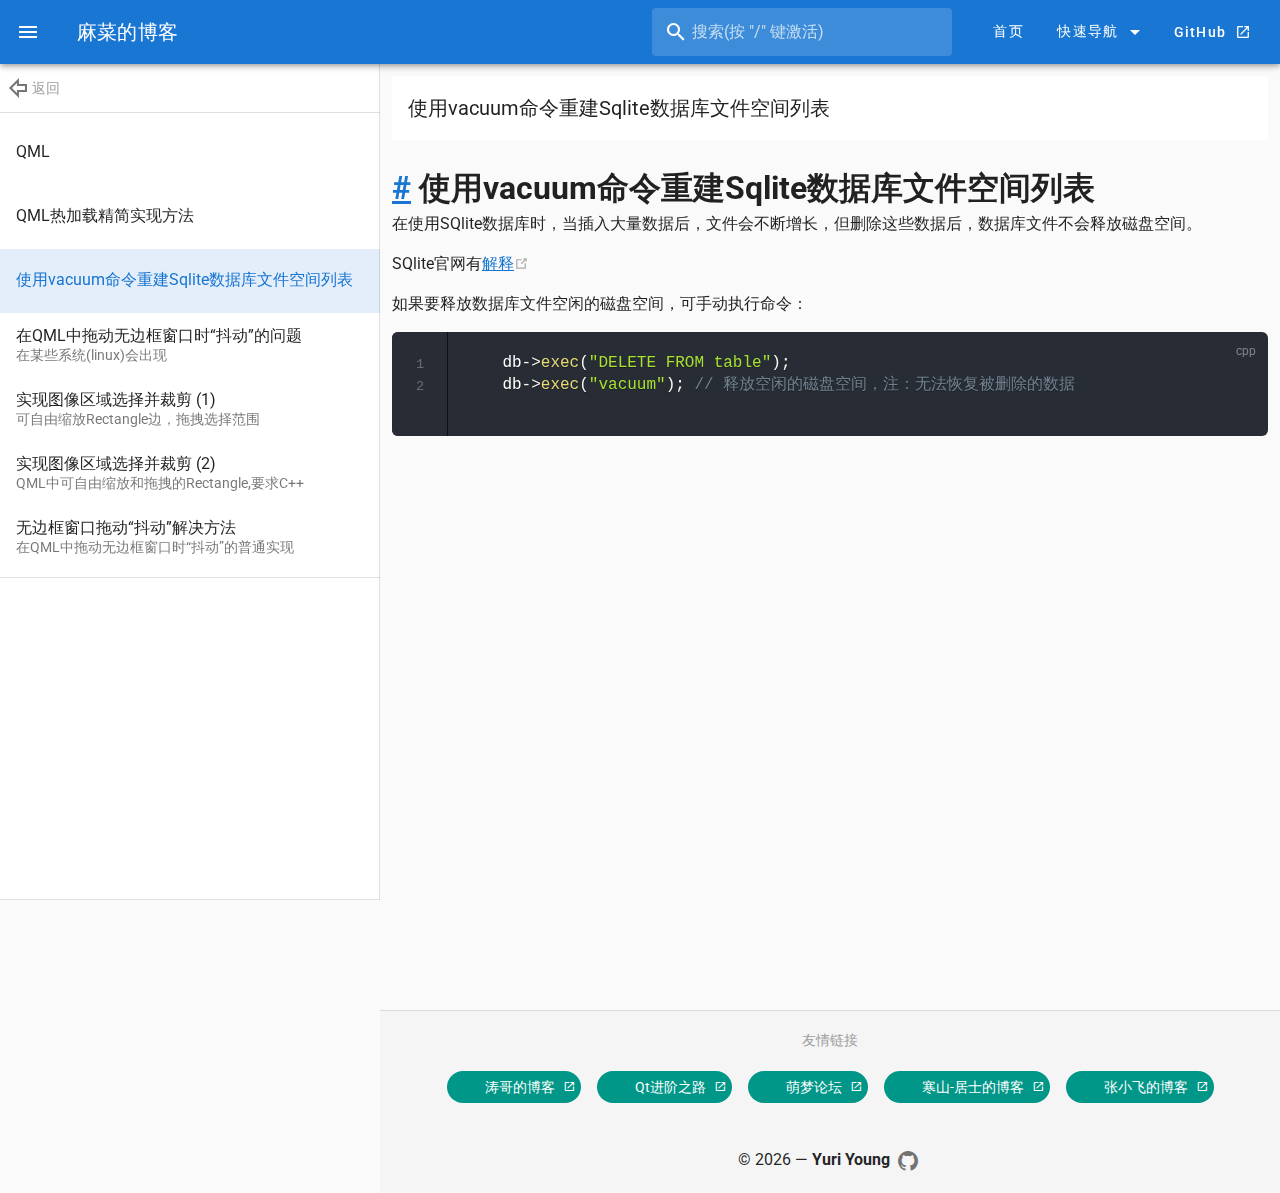
<file: articles/qml/vacuum-command-rebuilds-the-sqlite-database-file.html>
<!DOCTYPE html>
<html lang="en-US">
  <head>
    <meta charset="utf-8">
    <meta name="viewport" content="width=device-width,initial-scale=1">
    <title>使用vacuum命令重建Sqlite数据库文件空间列表 | 麻菜的博客 - 学无止尽，专研先进技术</title>
    <meta name="description" content="c++,Qt5,QML,Qt Quick,Web,3DSMax,Unreal Engine 4等技术的开发,以及生物化学,粒子物理,核物理,量子力学,光学,热学,声学等科学理论知识学习研究">
    <meta name="viewport" content="width=device-width, initial-scale=1, maximum-scale=1, user-scalable=no, minimal-ui">
  <link rel="shortcut icon" href="/favicon.ico">
  <link rel="stylesheet" href="https://fonts.googleapis.com/css?family=Roboto:100,300,400,500,700,900|Material+Icons">
    
    <link rel="preload" href="/assets/css/0.styles.120c5b57.css" as="style"><link rel="preload" href="/assets/js/app.a04bd30c.js" as="script"><link rel="preload" href="/assets/js/24.00753ba1.js" as="script"><link rel="preload" href="/assets/js/2.b099d1a5.js" as="script"><link rel="preload" href="/assets/js/7.3e58db81.js" as="script"><link rel="preload" href="/assets/js/6.2b31397e.js" as="script"><link rel="preload" href="/assets/js/8.0b1783e5.js" as="script"><link rel="preload" href="/assets/js/17.f9dc729d.js" as="script"><link rel="preload" href="/assets/js/13.c599d64e.js" as="script"><link rel="preload" href="/assets/js/33.4c50a637.js" as="script"><link rel="preload" href="/assets/js/11.6049ec15.js" as="script"><link rel="preload" href="/assets/js/4.b8ad457b.js" as="script"><link rel="preload" href="/assets/js/3.a1845274.js" as="script"><link rel="prefetch" href="/assets/js/1.d1d98b20.js"><link rel="prefetch" href="/assets/js/10.294b3a3a.js"><link rel="prefetch" href="/assets/js/12.6da0e6a2.js"><link rel="prefetch" href="/assets/js/14.6b344f16.js"><link rel="prefetch" href="/assets/js/16.b61a00eb.js"><link rel="prefetch" href="/assets/js/18.277ce043.js"><link rel="prefetch" href="/assets/js/19.6aaa454d.js"><link rel="prefetch" href="/assets/js/20.72754453.js"><link rel="prefetch" href="/assets/js/21.d2bb4227.js"><link rel="prefetch" href="/assets/js/22.b8b50a33.js"><link rel="prefetch" href="/assets/js/23.0b690dd8.js"><link rel="prefetch" href="/assets/js/25.4e0e6363.js"><link rel="prefetch" href="/assets/js/26.87d1b8fe.js"><link rel="prefetch" href="/assets/js/27.9ee61173.js"><link rel="prefetch" href="/assets/js/28.3f961f10.js"><link rel="prefetch" href="/assets/js/29.f6cca8f3.js"><link rel="prefetch" href="/assets/js/30.4d208019.js"><link rel="prefetch" href="/assets/js/31.be65646e.js"><link rel="prefetch" href="/assets/js/32.70f686d2.js"><link rel="prefetch" href="/assets/js/34.3c4acd62.js"><link rel="prefetch" href="/assets/js/35.b91b12c1.js"><link rel="prefetch" href="/assets/js/36.a3d916ad.js"><link rel="prefetch" href="/assets/js/37.40712f5d.js"><link rel="prefetch" href="/assets/js/38.214bbaa6.js"><link rel="prefetch" href="/assets/js/5.8065acb2.js"><link rel="prefetch" href="/assets/js/9.8c76095d.js">
    <link rel="stylesheet" href="/assets/css/0.styles.120c5b57.css">
  </head>
  <body>
    <div id="app" data-server-rendered="true"><div data-app="true" id="app" class="v-application v-application--is-ltr theme--light" data-v-226a0c77><div class="v-application--wrap"><header class="v-sheet v-sheet--tile theme--dark v-toolbar v-app-bar v-app-bar--clipped v-app-bar--fixed primary" style="height:64px;margin-top:0px;transform:translateY(0px);left:0px;right:0px;" data-v-57ca87a5 data-v-226a0c77><div class="v-toolbar__content" style="height:64px;"><button type="button" class="v-app-bar__nav-icon v-btn v-btn--flat v-btn--icon v-btn--round theme--dark v-size--default" data-v-57ca87a5><span class="v-btn__content"><i aria-hidden="true" class="v-icon notranslate mdi mdi-menu theme--dark" data-v-57ca87a5></i></span></button> <a href="/" class="router-link-active" data-v-0bc96f30 data-v-57ca87a5><button type="button" class="white--text title hidden-sm-and-down v-btn v-btn--flat v-btn--text theme--dark v-size--x-large" data-v-0bc96f30><span class="v-btn__content">麻菜的博客</span></button></a> <div class="spacer" data-v-57ca87a5></div> <div class="v-responsive mr-0 mr-md-6 hidden-xs-only" style="max-width:300px;" data-v-0147d7ba data-v-57ca87a5><div class="v-responsive__content"><div class="v-menu" data-v-0147d7ba><div class="v-input hidden-sm-and-down v-input--hide-details theme--dark v-text-field v-text-field--single-line v-text-field--solo v-text-field--solo-inverted v-text-field--solo-flat v-text-field--enclosed" data-v-0147d7ba><div class="v-input__control"><div class="v-input__slot"><div class="v-input__prepend-inner"><div class="v-input__icon v-input__icon--prepend-inner"><i aria-hidden="true" class="v-icon notranslate mdi mdi-magnify theme--dark"></i></div></div><div class="v-text-field__slot"><label for="search" class="v-label theme--dark" style="left:0px;right:auto;position:absolute;">搜索(按 &quot;/&quot; 键激活)</label><input autocomplete="off" id="search" type="text" value=""></div></div></div></div><div data-v-0147d7ba="" role="menu" class="v-menu__content theme--light " style="max-height:auto;min-width:0px;max-width:auto;top:12px;left:0px;transform-origin:top left;z-index:0;display:none;"></div></div></div></div> <a href="/" class="v-btn v-btn--flat v-btn--router v-btn--text theme--dark v-size--default" data-v-57ca87a5><span class="v-btn__content">首页</span></a> <div class="v-menu" data-v-59452aff data-v-57ca87a5><button type="button" class="v-btn v-btn--flat v-btn--text theme--dark v-size--default" data-v-59452aff><span class="v-btn__content">
            快速导航
            <i aria-hidden="true" class="v-icon notranslate v-icon--right mdi mdi-menu-down theme--dark" data-v-59452aff></i></span></button><div data-v-59452aff="" role="menu" class="v-menu__content theme--light " style="max-height:calc(100% - 16px);min-width:0px;max-width:auto;top:12px;left:12px;transform-origin:top left;z-index:0;display:none;"></div></div> <a href="https://github.com/yuriyoung" target="_blank" class="text-capitalize v-btn v-btn--flat v-btn--text theme--dark v-size--default" data-v-57ca87a5><span class="v-btn__content">
        GitHub<i aria-hidden="true" class="v-icon notranslate v-icon--right mdi mdi-open-in-new theme--dark" style="font-size:16px;" data-v-57ca87a5></i></span></a></div></header> <div class="pb-12" data-v-4d73078d data-v-226a0c77 data-v-226a0c77><nav class="v-navigation-drawer v-navigation-drawer--close v-navigation-drawer--fixed v-navigation-drawer--is-mobile theme--light" style="height:100vh;top:0px;transform:translateX(-100%);width:380px;" data-v-75e69a68 data-v-4d73078d><div class="v-navigation-drawer__prepend"><header class="v-sheet v-sheet--tile theme--light v-toolbar v-toolbar--dense v-toolbar--flat" style="height:48px;" data-v-4d73078d><div class="v-toolbar__content" style="height:48px;"><a href="/" class="v-btn v-btn--flat v-btn--icon v-btn--round v-btn--router theme--light v-size--small" data-v-4d73078d><span class="v-btn__content"><i aria-hidden="true" class="v-icon notranslate mdi mdi-arrow-left-bold-outline theme--light" data-v-4d73078d></i></span></a> <span class="grey--text subtitle-2" data-v-4d73078d>返回</span> <div class="spacer" data-v-4d73078d></div></div></header> <hr role="separator" aria-orientation="horizontal" class="v-divider theme--light" data-v-75e69a68></div><div class="v-navigation-drawer__content">   <div class="v-list v-sheet v-sheet--tile theme--light v-list--two-line" data-v-7a9bafc5 data-v-4d73078d><div role="listbox" class="v-item-group theme--light v-list-item-group primary--text" data-v-7a9bafc5><a href="/articles/qml/" tabindex="0" class="v-list-item v-list-item--link v-list-item--selectable theme--light" data-v-7a9bafc5><div class="v-list-item__content" data-v-7a9bafc5><div class="v-list-item__title" data-v-7a9bafc5>QML</div> <div class="v-list-item__subtitle" data-v-7a9bafc5></div></div></a><a href="/articles/qml/qml-hot-reload.html" tabindex="0" class="v-list-item v-list-item--link v-list-item--selectable theme--light" data-v-7a9bafc5><div class="v-list-item__content" data-v-7a9bafc5><div class="v-list-item__title" data-v-7a9bafc5>QML热加载精简实现方法</div> <div class="v-list-item__subtitle" data-v-7a9bafc5></div></div></a><a href="/articles/qml/vacuum-command-rebuilds-the-sqlite-database-file.html" tabindex="0" class="v-item--active v-list-item--active v-list-item v-list-item--link v-list-item--selectable theme--light" data-v-7a9bafc5><div class="v-list-item__content" data-v-7a9bafc5><div class="v-list-item__title" data-v-7a9bafc5>使用vacuum命令重建Sqlite数据库文件空间列表</div> <div class="v-list-item__subtitle" data-v-7a9bafc5></div></div></a><a href="/articles/qml/dragging-frameless-window-jiggles-in-qml.html" tabindex="0" class="v-list-item v-list-item--link v-list-item--selectable theme--light" data-v-7a9bafc5><div class="v-list-item__content" data-v-7a9bafc5><div class="v-list-item__title" data-v-7a9bafc5>在QML中拖动无边框窗口时“抖动”的问题</div> <div class="v-list-item__subtitle" data-v-7a9bafc5>在某些系统(linux)会出现</div></div></a><a href="/articles/qml/resizable-borders-of-Rectangle-to-selection-rect-for-crop-image.html" tabindex="0" class="v-list-item v-list-item--link v-list-item--selectable theme--light" data-v-7a9bafc5><div class="v-list-item__content" data-v-7a9bafc5><div class="v-list-item__title" data-v-7a9bafc5>实现图像区域选择并裁剪 (1)</div> <div class="v-list-item__subtitle" data-v-7a9bafc5>可自由缩放Rectangle边，拖拽选择范围</div></div></a><a href="/articles/qml/image-area-selection-and-crop-in-qml.html" tabindex="0" class="v-list-item v-list-item--link v-list-item--selectable theme--light" data-v-7a9bafc5><div class="v-list-item__content" data-v-7a9bafc5><div class="v-list-item__title" data-v-7a9bafc5>实现图像区域选择并裁剪 (2)</div> <div class="v-list-item__subtitle" data-v-7a9bafc5>QML中可自由缩放和拖拽的Rectangle,要求C++</div></div></a><a href="/articles/qml/dragging-jiggles.html" tabindex="0" class="v-list-item v-list-item--link v-list-item--selectable theme--light" data-v-7a9bafc5><div class="v-list-item__content" data-v-7a9bafc5><div class="v-list-item__title" data-v-7a9bafc5>无边框窗口拖动“抖动”解决方法</div> <div class="v-list-item__subtitle" data-v-7a9bafc5>在QML中拖动无边框窗口时“抖动”的普通实现</div></div></a></div></div> <hr role="separator" aria-orientation="horizontal" class="v-divider theme--light" data-v-75e69a68></div><div class="v-navigation-drawer__append"><hr role="separator" aria-orientation="horizontal" class="v-divider theme--light" data-v-75e69a68> </div><div class="v-navigation-drawer__border"></div></nav> <main class="v-content" style="padding-top:64px;padding-right:0px;padding-bottom:0px;padding-left:0px;" data-v-4d73078d><div class="v-content__wrap"><div class="v-responsive mx-auto overflow-visible" style="max-width:1024px;" data-v-4d73078d><div class="v-responsive__content"><div class="container" data-v-4d73078d><div class="v-responsive overflow-visible" style="min-height:90vh;" data-v-4d73078d><div class="v-responsive__content"><div data-v-4d73078d><header class="v-sheet v-sheet--tile theme--light v-toolbar v-toolbar--flat" style="height:64px;"><div class="v-toolbar__content" style="height:64px;"><div class="v-toolbar__title">
            使用vacuum命令重建Sqlite数据库文件空间列表
        </div></div></header> <div class="pb-6"></div> <div class="content__default"><h1 id="使用vacuum命令重建sqlite数据库文件空间列表"><a href="#使用vacuum命令重建sqlite数据库文件空间列表" class="header-anchor">#</a> 使用vacuum命令重建Sqlite数据库文件空间列表</h1> <p>在使用SQlite数据库时，当插入大量数据后，文件会不断增长，但删除这些数据后，数据库文件不会释放磁盘空间。</p> <blockquote><p>SQlite官网有<a href="https://www.sqlite.org/lang_vacuum.html" target="_blank" rel="noopener noreferrer">解释<svg xmlns="http://www.w3.org/2000/svg" aria-hidden="true" x="0px" y="0px" viewBox="0 0 100 100" width="15" height="15" class="icon outbound"><path fill="currentColor" d="M18.8,85.1h56l0,0c2.2,0,4-1.8,4-4v-32h-8v28h-48v-48h28v-8h-32l0,0c-2.2,0-4,1.8-4,4v56C14.8,83.3,16.6,85.1,18.8,85.1z"></path> <polygon fill="currentColor" points="45.7,48.7 51.3,54.3 77.2,28.5 77.2,37.2 85.2,37.2 85.2,14.9 62.8,14.9 62.8,22.9 71.5,22.9"></polygon></svg></a></p></blockquote> <p>如果要释放数据库文件空闲的磁盘空间，可手动执行命令：</p> <div class="language-cpp line-numbers-mode"><pre class="language-cpp"><code>	db<span class="token operator">-&gt;</span><span class="token function">exec</span><span class="token punctuation">(</span><span class="token string">&quot;DELETE FROM table&quot;</span><span class="token punctuation">)</span><span class="token punctuation">;</span>
	db<span class="token operator">-&gt;</span><span class="token function">exec</span><span class="token punctuation">(</span><span class="token string">&quot;vacuum&quot;</span><span class="token punctuation">)</span><span class="token punctuation">;</span> <span class="token comment">// 释放空闲的磁盘空间，注：无法恢复被删除的数据</span>
</code></pre> <div class="line-numbers-wrapper"><span class="line-number">1</span><br><span class="line-number">2</span><br></div></div></div> <!----></div></div></div></div></div></div></div></main></div> <main class="v-content" style="padding-top:64px;padding-right:0px;padding-bottom:0px;padding-left:0px;" data-v-a20e1186 data-v-226a0c77><div class="v-content__wrap"><hr role="separator" aria-orientation="horizontal" class="v-divider theme--light" data-v-a20e1186> <footer class="v-footer v-sheet v-sheet--tile theme--light" data-v-a20e1186><div class="container" data-v-abe47414 data-v-abe47414 data-v-a20e1186><div class="text-center grey--text subtitle-2" data-v-abe47414>友情链接</div> <div class="col col-12" data-v-abe47414 data-v-abe47414><div class="row align-center justify-center" data-v-abe47414 data-v-abe47414><span class="v-tooltip v-tooltip--top" data-v-abe47414><div data-v-abe47414="" class="v-tooltip__content" style="left:0px;max-width:auto;opacity:0;top:12px;z-index:0;display:none;"></div><a href="https://jaredtao.github.io" target="_blank" draggable="false" dense="" class="ma-2 v-chip v-chip--clickable v-chip--link theme--dark v-size--default teal" data-v-abe47414><span class="v-chip__content"><div class="v-avatar v-avatar--left" style="height:48px;min-width:48px;width:48px;" data-v-abe47414><div class="v-responsive v-image" data-v-abe47414><div class="v-image__image v-image__image--preload v-image__image--cover" style="background-image:;background-position:center center;"></div><div class="v-responsive__content"></div></div></div>
                            涛哥的博客
                            <i aria-hidden="true" class="v-icon notranslate v-icon--right mdi mdi-open-in-new theme--dark" style="font-size:12px;" data-v-abe47414></i></span></a></span><span class="v-tooltip v-tooltip--top" data-v-abe47414><div data-v-abe47414="" class="v-tooltip__content" style="left:0px;max-width:auto;opacity:0;top:12px;z-index:0;display:none;"></div><a href="https://zhuanlan.zhihu.com/TaoQt" target="_blank" draggable="false" dense="" class="ma-2 v-chip v-chip--clickable v-chip--link theme--dark v-size--default teal" data-v-abe47414><span class="v-chip__content"><div class="v-avatar v-avatar--left" style="height:48px;min-width:48px;width:48px;" data-v-abe47414><div class="v-responsive v-image" data-v-abe47414><div class="v-image__image v-image__image--preload v-image__image--cover" style="background-image:;background-position:center center;"></div><div class="v-responsive__content"></div></div></div>
                            Qt进阶之路
                            <i aria-hidden="true" class="v-icon notranslate v-icon--right mdi mdi-open-in-new theme--dark" style="font-size:12px;" data-v-abe47414></i></span></a></span><span class="v-tooltip v-tooltip--top" data-v-abe47414><div data-v-abe47414="" class="v-tooltip__content" style="left:0px;max-width:auto;opacity:0;top:12px;z-index:0;display:none;"></div><a href="https://qtdream.com" target="_blank" draggable="false" dense="" class="ma-2 v-chip v-chip--clickable v-chip--link theme--dark v-size--default teal" data-v-abe47414><span class="v-chip__content"><div class="v-avatar v-avatar--left" style="height:48px;min-width:48px;width:48px;" data-v-abe47414><div class="v-responsive v-image" data-v-abe47414><div class="v-image__image v-image__image--preload v-image__image--cover" style="background-image:;background-position:center center;"></div><div class="v-responsive__content"></div></div></div>
                            萌梦论坛
                            <i aria-hidden="true" class="v-icon notranslate v-icon--right mdi mdi-open-in-new theme--dark" style="font-size:12px;" data-v-abe47414></i></span></a></span><span class="v-tooltip v-tooltip--top" data-v-abe47414><div data-v-abe47414="" class="v-tooltip__content" style="left:0px;max-width:auto;opacity:0;top:12px;z-index:0;display:none;"></div><a href="https://www.heilqt.com" target="_blank" draggable="false" dense="" class="ma-2 v-chip v-chip--clickable v-chip--link theme--dark v-size--default teal" data-v-abe47414><span class="v-chip__content"><div class="v-avatar v-avatar--left" style="height:48px;min-width:48px;width:48px;" data-v-abe47414><div class="v-responsive v-image" data-v-abe47414><div class="v-image__image v-image__image--preload v-image__image--cover" style="background-image:;background-position:center center;"></div><div class="v-responsive__content"></div></div></div>
                            寒山-居士的博客
                            <i aria-hidden="true" class="v-icon notranslate v-icon--right mdi mdi-open-in-new theme--dark" style="font-size:12px;" data-v-abe47414></i></span></a></span><span class="v-tooltip v-tooltip--top" data-v-abe47414><div data-v-abe47414="" class="v-tooltip__content" style="left:0px;max-width:auto;opacity:0;top:12px;z-index:0;display:none;"></div><a href="http://www.cryfeifei.cn" target="_blank" draggable="false" dense="" class="ma-2 v-chip v-chip--clickable v-chip--link theme--dark v-size--default teal" data-v-abe47414><span class="v-chip__content"><div class="v-avatar v-avatar--left" style="height:48px;min-width:48px;width:48px;" data-v-abe47414><div class="v-responsive v-image" data-v-abe47414><div class="v-image__image v-image__image--preload v-image__image--cover" style="background-image:;background-position:center center;"></div><div class="v-responsive__content"></div></div></div>
                            张小飞的博客
                            <i aria-hidden="true" class="v-icon notranslate v-icon--right mdi mdi-open-in-new theme--dark" style="font-size:12px;" data-v-abe47414></i></span></a></span></div></div></div> <div class="text-center col col-12" data-v-a20e1186><span data-v-a20e1186>© 2019 — <strong data-v-a20e1186>Yuri Young</strong></span> <a href="https://github.com/yuriyoung" target="_blank" class="v-btn v-btn--flat v-btn--icon v-btn--round theme--light v-size--small" data-v-a20e1186><span class="v-btn__content"><i aria-hidden="true" class="v-icon notranslate mdi mdi-github-circle theme--light" data-v-a20e1186></i></span></a></div></footer></div></main> <button type="button" title="Scroll to top" aria-label="Scroll to top" class="v-btn v-btn--bottom v-btn--contained v-btn--fab v-btn--fixed v-btn--right v-btn--round theme--dark v-size--default pink" style="display:none;" data-v-0daec80c data-v-0daec80c data-v-226a0c77><span class="v-btn__content"><i aria-hidden="true" class="v-icon notranslate mdi mdi-chevron-up theme--dark" data-v-0daec80c></i></span></button></div></div><div class="global-ui"></div></div>
    <script src="/assets/js/app.a04bd30c.js" defer></script><script src="/assets/js/24.00753ba1.js" defer></script><script src="/assets/js/2.b099d1a5.js" defer></script><script src="/assets/js/7.3e58db81.js" defer></script><script src="/assets/js/6.2b31397e.js" defer></script><script src="/assets/js/8.0b1783e5.js" defer></script><script src="/assets/js/17.f9dc729d.js" defer></script><script src="/assets/js/13.c599d64e.js" defer></script><script src="/assets/js/33.4c50a637.js" defer></script><script src="/assets/js/11.6049ec15.js" defer></script><script src="/assets/js/4.b8ad457b.js" defer></script><script src="/assets/js/3.a1845274.js" defer></script>
    <script>
      var _hmt = _hmt || [];
      (function() {
        var hm = document.createElement("script");
        hm.src = "https://hm.baidu.com/hm.js?67cfceeef119a8accf51c7c87e0fa067";
        var s = document.getElementsByTagName("script")[0]; 
        s.parentNode.insertBefore(hm, s);
      })();

      (function() {
        var hm = document.createElement("script");
        hm.src = "https://hm.baidu.com/hm.js?3dd88b8a3279675ebd83ecae11016bc1";
        var s = document.getElementsByTagName("script")[0]; 
        s.parentNode.insertBefore(hm, s);
      })();
    </script>
  </body>
</html>
</file>
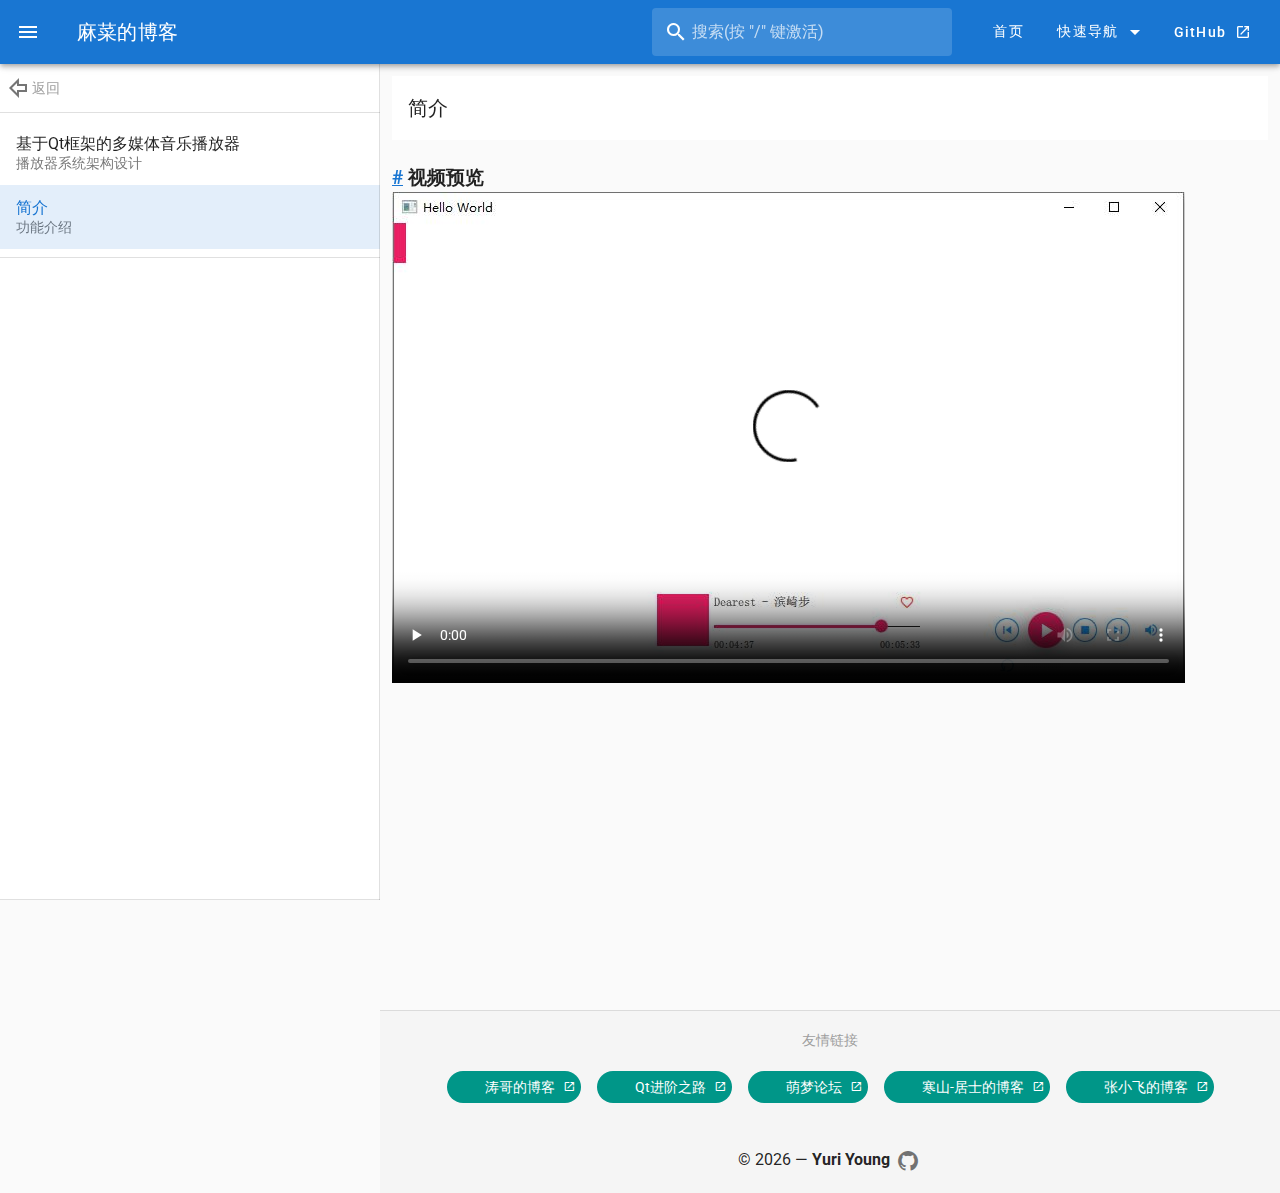
<file: projects/mediaplayer/introduction.html>
<!DOCTYPE html>
<html lang="en-US">
  <head>
    <meta charset="utf-8">
    <meta name="viewport" content="width=device-width,initial-scale=1">
    <title>简介 | 麻菜的博客 - 学无止尽，专研先进技术</title>
    <meta name="description" content="c++,Qt5,QML,Qt Quick,Web,3DSMax,Unreal Engine 4等技术的开发,以及生物化学,粒子物理,核物理,量子力学,光学,热学,声学等科学理论知识学习研究">
    <meta name="viewport" content="width=device-width, initial-scale=1, maximum-scale=1, user-scalable=no, minimal-ui">
  <link rel="shortcut icon" href="/favicon.ico">
  <link rel="stylesheet" href="https://fonts.googleapis.com/css?family=Roboto:100,300,400,500,700,900|Material+Icons">
    
    <link rel="preload" href="/assets/css/0.styles.120c5b57.css" as="style"><link rel="preload" href="/assets/js/app.a04bd30c.js" as="script"><link rel="preload" href="/assets/js/24.00753ba1.js" as="script"><link rel="preload" href="/assets/js/2.b099d1a5.js" as="script"><link rel="preload" href="/assets/js/7.3e58db81.js" as="script"><link rel="preload" href="/assets/js/6.2b31397e.js" as="script"><link rel="preload" href="/assets/js/8.0b1783e5.js" as="script"><link rel="preload" href="/assets/js/17.f9dc729d.js" as="script"><link rel="preload" href="/assets/js/13.c599d64e.js" as="script"><link rel="preload" href="/assets/js/37.40712f5d.js" as="script"><link rel="preload" href="/assets/js/11.6049ec15.js" as="script"><link rel="preload" href="/assets/js/4.b8ad457b.js" as="script"><link rel="preload" href="/assets/js/3.a1845274.js" as="script"><link rel="prefetch" href="/assets/js/1.d1d98b20.js"><link rel="prefetch" href="/assets/js/10.294b3a3a.js"><link rel="prefetch" href="/assets/js/12.6da0e6a2.js"><link rel="prefetch" href="/assets/js/14.6b344f16.js"><link rel="prefetch" href="/assets/js/16.b61a00eb.js"><link rel="prefetch" href="/assets/js/18.277ce043.js"><link rel="prefetch" href="/assets/js/19.6aaa454d.js"><link rel="prefetch" href="/assets/js/20.72754453.js"><link rel="prefetch" href="/assets/js/21.d2bb4227.js"><link rel="prefetch" href="/assets/js/22.b8b50a33.js"><link rel="prefetch" href="/assets/js/23.0b690dd8.js"><link rel="prefetch" href="/assets/js/25.4e0e6363.js"><link rel="prefetch" href="/assets/js/26.87d1b8fe.js"><link rel="prefetch" href="/assets/js/27.9ee61173.js"><link rel="prefetch" href="/assets/js/28.3f961f10.js"><link rel="prefetch" href="/assets/js/29.f6cca8f3.js"><link rel="prefetch" href="/assets/js/30.4d208019.js"><link rel="prefetch" href="/assets/js/31.be65646e.js"><link rel="prefetch" href="/assets/js/32.70f686d2.js"><link rel="prefetch" href="/assets/js/33.4c50a637.js"><link rel="prefetch" href="/assets/js/34.3c4acd62.js"><link rel="prefetch" href="/assets/js/35.b91b12c1.js"><link rel="prefetch" href="/assets/js/36.a3d916ad.js"><link rel="prefetch" href="/assets/js/38.214bbaa6.js"><link rel="prefetch" href="/assets/js/5.8065acb2.js"><link rel="prefetch" href="/assets/js/9.8c76095d.js">
    <link rel="stylesheet" href="/assets/css/0.styles.120c5b57.css">
  </head>
  <body>
    <div id="app" data-server-rendered="true"><div data-app="true" id="app" class="v-application v-application--is-ltr theme--light" data-v-226a0c77><div class="v-application--wrap"><header class="v-sheet v-sheet--tile theme--dark v-toolbar v-app-bar v-app-bar--clipped v-app-bar--fixed primary" style="height:64px;margin-top:0px;transform:translateY(0px);left:0px;right:0px;" data-v-57ca87a5 data-v-226a0c77><div class="v-toolbar__content" style="height:64px;"><button type="button" class="v-app-bar__nav-icon v-btn v-btn--flat v-btn--icon v-btn--round theme--dark v-size--default" data-v-57ca87a5><span class="v-btn__content"><i aria-hidden="true" class="v-icon notranslate mdi mdi-menu theme--dark" data-v-57ca87a5></i></span></button> <a href="/" class="router-link-active" data-v-0bc96f30 data-v-57ca87a5><button type="button" class="white--text title hidden-sm-and-down v-btn v-btn--flat v-btn--text theme--dark v-size--x-large" data-v-0bc96f30><span class="v-btn__content">麻菜的博客</span></button></a> <div class="spacer" data-v-57ca87a5></div> <div class="v-responsive mr-0 mr-md-6 hidden-xs-only" style="max-width:300px;" data-v-0147d7ba data-v-57ca87a5><div class="v-responsive__content"><div class="v-menu" data-v-0147d7ba><div class="v-input hidden-sm-and-down v-input--hide-details theme--dark v-text-field v-text-field--single-line v-text-field--solo v-text-field--solo-inverted v-text-field--solo-flat v-text-field--enclosed" data-v-0147d7ba><div class="v-input__control"><div class="v-input__slot"><div class="v-input__prepend-inner"><div class="v-input__icon v-input__icon--prepend-inner"><i aria-hidden="true" class="v-icon notranslate mdi mdi-magnify theme--dark"></i></div></div><div class="v-text-field__slot"><label for="search" class="v-label theme--dark" style="left:0px;right:auto;position:absolute;">搜索(按 &quot;/&quot; 键激活)</label><input autocomplete="off" id="search" type="text" value=""></div></div></div></div><div data-v-0147d7ba="" role="menu" class="v-menu__content theme--light " style="max-height:auto;min-width:0px;max-width:auto;top:12px;left:0px;transform-origin:top left;z-index:0;display:none;"></div></div></div></div> <a href="/" class="v-btn v-btn--flat v-btn--router v-btn--text theme--dark v-size--default" data-v-57ca87a5><span class="v-btn__content">首页</span></a> <div class="v-menu" data-v-59452aff data-v-57ca87a5><button type="button" class="v-btn v-btn--flat v-btn--text theme--dark v-size--default" data-v-59452aff><span class="v-btn__content">
            快速导航
            <i aria-hidden="true" class="v-icon notranslate v-icon--right mdi mdi-menu-down theme--dark" data-v-59452aff></i></span></button><div data-v-59452aff="" role="menu" class="v-menu__content theme--light " style="max-height:calc(100% - 16px);min-width:0px;max-width:auto;top:12px;left:12px;transform-origin:top left;z-index:0;display:none;"></div></div> <a href="https://github.com/yuriyoung" target="_blank" class="text-capitalize v-btn v-btn--flat v-btn--text theme--dark v-size--default" data-v-57ca87a5><span class="v-btn__content">
        GitHub<i aria-hidden="true" class="v-icon notranslate v-icon--right mdi mdi-open-in-new theme--dark" style="font-size:16px;" data-v-57ca87a5></i></span></a></div></header> <div class="pb-12" data-v-4d73078d data-v-226a0c77 data-v-226a0c77><nav class="v-navigation-drawer v-navigation-drawer--close v-navigation-drawer--fixed v-navigation-drawer--is-mobile theme--light" style="height:100vh;top:0px;transform:translateX(-100%);width:380px;" data-v-75e69a68 data-v-4d73078d><div class="v-navigation-drawer__prepend"><header class="v-sheet v-sheet--tile theme--light v-toolbar v-toolbar--dense v-toolbar--flat" style="height:48px;" data-v-4d73078d><div class="v-toolbar__content" style="height:48px;"><a href="/" class="v-btn v-btn--flat v-btn--icon v-btn--round v-btn--router theme--light v-size--small" data-v-4d73078d><span class="v-btn__content"><i aria-hidden="true" class="v-icon notranslate mdi mdi-arrow-left-bold-outline theme--light" data-v-4d73078d></i></span></a> <span class="grey--text subtitle-2" data-v-4d73078d>返回</span> <div class="spacer" data-v-4d73078d></div></div></header> <hr role="separator" aria-orientation="horizontal" class="v-divider theme--light" data-v-75e69a68></div><div class="v-navigation-drawer__content">   <div class="v-list v-sheet v-sheet--tile theme--light v-list--two-line" data-v-7a9bafc5 data-v-4d73078d><div role="listbox" class="v-item-group theme--light v-list-item-group primary--text" data-v-7a9bafc5><a href="/projects/mediaplayer/" tabindex="0" class="v-list-item v-list-item--link v-list-item--selectable theme--light" data-v-7a9bafc5><div class="v-list-item__content" data-v-7a9bafc5><div class="v-list-item__title" data-v-7a9bafc5>基于Qt框架的多媒体音乐播放器</div> <div class="v-list-item__subtitle" data-v-7a9bafc5>播放器系统架构设计</div></div></a><a href="/projects/mediaplayer/introduction.html" tabindex="0" class="v-item--active v-list-item--active v-list-item v-list-item--link v-list-item--selectable theme--light" data-v-7a9bafc5><div class="v-list-item__content" data-v-7a9bafc5><div class="v-list-item__title" data-v-7a9bafc5>简介</div> <div class="v-list-item__subtitle" data-v-7a9bafc5>功能介绍</div></div></a></div></div> <hr role="separator" aria-orientation="horizontal" class="v-divider theme--light" data-v-75e69a68></div><div class="v-navigation-drawer__append"><hr role="separator" aria-orientation="horizontal" class="v-divider theme--light" data-v-75e69a68> </div><div class="v-navigation-drawer__border"></div></nav> <main class="v-content" style="padding-top:64px;padding-right:0px;padding-bottom:0px;padding-left:0px;" data-v-4d73078d><div class="v-content__wrap"><div class="v-responsive mx-auto overflow-visible" style="max-width:1024px;" data-v-4d73078d><div class="v-responsive__content"><div class="container" data-v-4d73078d><div class="v-responsive overflow-visible" style="min-height:90vh;" data-v-4d73078d><div class="v-responsive__content"><div data-v-4d73078d><header class="v-sheet v-sheet--tile theme--light v-toolbar v-toolbar--flat" style="height:64px;"><div class="v-toolbar__content" style="height:64px;"><div class="v-toolbar__title">
            简介
        </div></div></header> <div class="pb-6"></div> <div class="content__default"><h3 id="视频预览"><a href="#视频预览" class="header-anchor">#</a> 视频预览</h3> <video id="video" controls="controls" preload="none" poster="/assets/img/mediaplayer-ui.jpg"><source id="mp4" src="/assets/video/MediaPlayer_demo.mp4" type="video/mp4"> <p>Your user agent does not support the HTML5 Video element.</p></video></div> <!----></div></div></div></div></div></div></div></main></div> <main class="v-content" style="padding-top:64px;padding-right:0px;padding-bottom:0px;padding-left:0px;" data-v-a20e1186 data-v-226a0c77><div class="v-content__wrap"><hr role="separator" aria-orientation="horizontal" class="v-divider theme--light" data-v-a20e1186> <footer class="v-footer v-sheet v-sheet--tile theme--light" data-v-a20e1186><div class="container" data-v-abe47414 data-v-abe47414 data-v-a20e1186><div class="text-center grey--text subtitle-2" data-v-abe47414>友情链接</div> <div class="col col-12" data-v-abe47414 data-v-abe47414><div class="row align-center justify-center" data-v-abe47414 data-v-abe47414><span class="v-tooltip v-tooltip--top" data-v-abe47414><div data-v-abe47414="" class="v-tooltip__content" style="left:0px;max-width:auto;opacity:0;top:12px;z-index:0;display:none;"></div><a href="https://jaredtao.github.io" target="_blank" draggable="false" dense="" class="ma-2 v-chip v-chip--clickable v-chip--link theme--dark v-size--default teal" data-v-abe47414><span class="v-chip__content"><div class="v-avatar v-avatar--left" style="height:48px;min-width:48px;width:48px;" data-v-abe47414><div class="v-responsive v-image" data-v-abe47414><div class="v-image__image v-image__image--preload v-image__image--cover" style="background-image:;background-position:center center;"></div><div class="v-responsive__content"></div></div></div>
                            涛哥的博客
                            <i aria-hidden="true" class="v-icon notranslate v-icon--right mdi mdi-open-in-new theme--dark" style="font-size:12px;" data-v-abe47414></i></span></a></span><span class="v-tooltip v-tooltip--top" data-v-abe47414><div data-v-abe47414="" class="v-tooltip__content" style="left:0px;max-width:auto;opacity:0;top:12px;z-index:0;display:none;"></div><a href="https://zhuanlan.zhihu.com/TaoQt" target="_blank" draggable="false" dense="" class="ma-2 v-chip v-chip--clickable v-chip--link theme--dark v-size--default teal" data-v-abe47414><span class="v-chip__content"><div class="v-avatar v-avatar--left" style="height:48px;min-width:48px;width:48px;" data-v-abe47414><div class="v-responsive v-image" data-v-abe47414><div class="v-image__image v-image__image--preload v-image__image--cover" style="background-image:;background-position:center center;"></div><div class="v-responsive__content"></div></div></div>
                            Qt进阶之路
                            <i aria-hidden="true" class="v-icon notranslate v-icon--right mdi mdi-open-in-new theme--dark" style="font-size:12px;" data-v-abe47414></i></span></a></span><span class="v-tooltip v-tooltip--top" data-v-abe47414><div data-v-abe47414="" class="v-tooltip__content" style="left:0px;max-width:auto;opacity:0;top:12px;z-index:0;display:none;"></div><a href="https://qtdream.com" target="_blank" draggable="false" dense="" class="ma-2 v-chip v-chip--clickable v-chip--link theme--dark v-size--default teal" data-v-abe47414><span class="v-chip__content"><div class="v-avatar v-avatar--left" style="height:48px;min-width:48px;width:48px;" data-v-abe47414><div class="v-responsive v-image" data-v-abe47414><div class="v-image__image v-image__image--preload v-image__image--cover" style="background-image:;background-position:center center;"></div><div class="v-responsive__content"></div></div></div>
                            萌梦论坛
                            <i aria-hidden="true" class="v-icon notranslate v-icon--right mdi mdi-open-in-new theme--dark" style="font-size:12px;" data-v-abe47414></i></span></a></span><span class="v-tooltip v-tooltip--top" data-v-abe47414><div data-v-abe47414="" class="v-tooltip__content" style="left:0px;max-width:auto;opacity:0;top:12px;z-index:0;display:none;"></div><a href="https://www.heilqt.com" target="_blank" draggable="false" dense="" class="ma-2 v-chip v-chip--clickable v-chip--link theme--dark v-size--default teal" data-v-abe47414><span class="v-chip__content"><div class="v-avatar v-avatar--left" style="height:48px;min-width:48px;width:48px;" data-v-abe47414><div class="v-responsive v-image" data-v-abe47414><div class="v-image__image v-image__image--preload v-image__image--cover" style="background-image:;background-position:center center;"></div><div class="v-responsive__content"></div></div></div>
                            寒山-居士的博客
                            <i aria-hidden="true" class="v-icon notranslate v-icon--right mdi mdi-open-in-new theme--dark" style="font-size:12px;" data-v-abe47414></i></span></a></span><span class="v-tooltip v-tooltip--top" data-v-abe47414><div data-v-abe47414="" class="v-tooltip__content" style="left:0px;max-width:auto;opacity:0;top:12px;z-index:0;display:none;"></div><a href="http://www.cryfeifei.cn" target="_blank" draggable="false" dense="" class="ma-2 v-chip v-chip--clickable v-chip--link theme--dark v-size--default teal" data-v-abe47414><span class="v-chip__content"><div class="v-avatar v-avatar--left" style="height:48px;min-width:48px;width:48px;" data-v-abe47414><div class="v-responsive v-image" data-v-abe47414><div class="v-image__image v-image__image--preload v-image__image--cover" style="background-image:;background-position:center center;"></div><div class="v-responsive__content"></div></div></div>
                            张小飞的博客
                            <i aria-hidden="true" class="v-icon notranslate v-icon--right mdi mdi-open-in-new theme--dark" style="font-size:12px;" data-v-abe47414></i></span></a></span></div></div></div> <div class="text-center col col-12" data-v-a20e1186><span data-v-a20e1186>© 2019 — <strong data-v-a20e1186>Yuri Young</strong></span> <a href="https://github.com/yuriyoung" target="_blank" class="v-btn v-btn--flat v-btn--icon v-btn--round theme--light v-size--small" data-v-a20e1186><span class="v-btn__content"><i aria-hidden="true" class="v-icon notranslate mdi mdi-github-circle theme--light" data-v-a20e1186></i></span></a></div></footer></div></main> <button type="button" title="Scroll to top" aria-label="Scroll to top" class="v-btn v-btn--bottom v-btn--contained v-btn--fab v-btn--fixed v-btn--right v-btn--round theme--dark v-size--default pink" style="display:none;" data-v-0daec80c data-v-0daec80c data-v-226a0c77><span class="v-btn__content"><i aria-hidden="true" class="v-icon notranslate mdi mdi-chevron-up theme--dark" data-v-0daec80c></i></span></button></div></div><div class="global-ui"></div></div>
    <script src="/assets/js/app.a04bd30c.js" defer></script><script src="/assets/js/24.00753ba1.js" defer></script><script src="/assets/js/2.b099d1a5.js" defer></script><script src="/assets/js/7.3e58db81.js" defer></script><script src="/assets/js/6.2b31397e.js" defer></script><script src="/assets/js/8.0b1783e5.js" defer></script><script src="/assets/js/17.f9dc729d.js" defer></script><script src="/assets/js/13.c599d64e.js" defer></script><script src="/assets/js/37.40712f5d.js" defer></script><script src="/assets/js/11.6049ec15.js" defer></script><script src="/assets/js/4.b8ad457b.js" defer></script><script src="/assets/js/3.a1845274.js" defer></script>
    <script>
      var _hmt = _hmt || [];
      (function() {
        var hm = document.createElement("script");
        hm.src = "https://hm.baidu.com/hm.js?67cfceeef119a8accf51c7c87e0fa067";
        var s = document.getElementsByTagName("script")[0]; 
        s.parentNode.insertBefore(hm, s);
      })();

      (function() {
        var hm = document.createElement("script");
        hm.src = "https://hm.baidu.com/hm.js?3dd88b8a3279675ebd83ecae11016bc1";
        var s = document.getElementsByTagName("script")[0]; 
        s.parentNode.insertBefore(hm, s);
      })();
    </script>
  </body>
</html>
</file>
